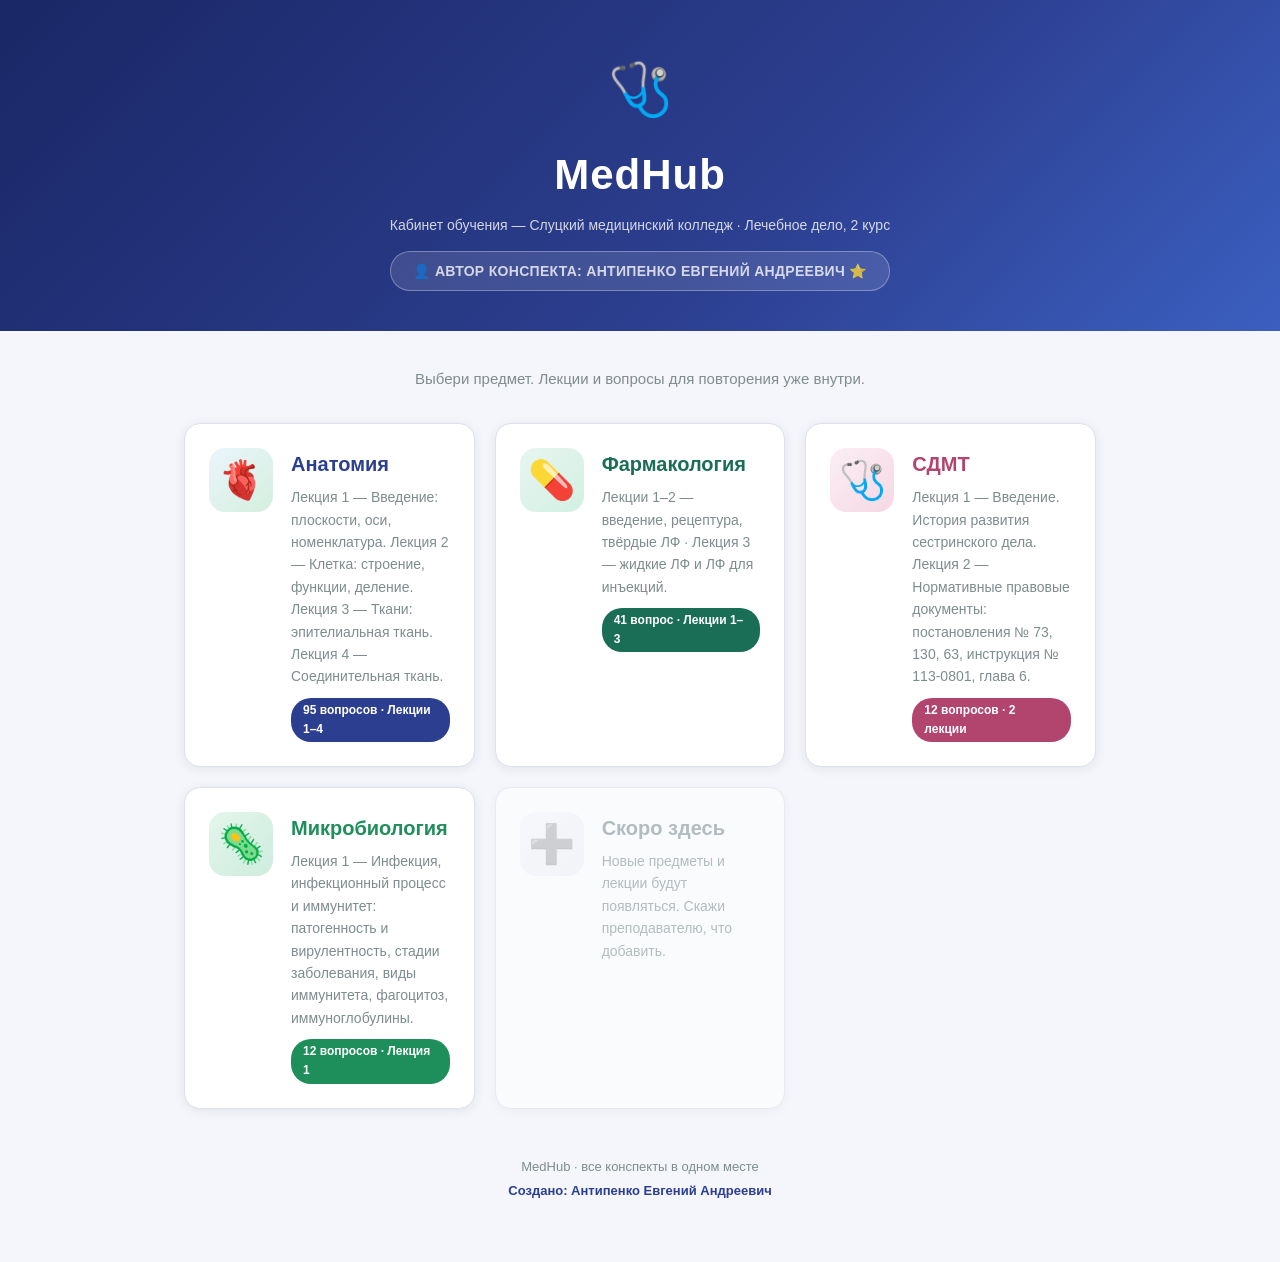
<file: index.html>
<!DOCTYPE html>
<html lang="ru">
<head>
    <meta charset="UTF-8">
    <meta name="viewport" content="width=device-width, initial-scale=1.0">
    <title>MedHub — Кабинет обучения</title>
    <link rel="stylesheet" href="style.css">
</head>
<body>

<header class="hub-header">
    <div class="hub-logo">🩺</div>
    <h1>MedHub</h1>
    <p>Кабинет обучения — Слуцкий медицинский колледж · Лечебное дело, 2 курс</p>
    <p class="hub-owner">👤 АВТОР КОНСПЕКТА: АНТИПЕНКО ЕВГЕНИЙ АНДРЕЕВИЧ</p>
</header>

<main class="hub-main">
    <p class="hub-subtitle">Выбери предмет. Лекции и вопросы для повторения уже внутри.</p>

    <div class="subject-grid">

        <a class="subject-card anatomy" href="AnatomyApp/topics.html">
            <div class="subject-icon">🫀</div>
            <div class="subject-info">
                <h2>Анатомия</h2>
                <p>Лекция 1 — Введение: плоскости, оси, номенклатура. Лекция 2 — Клетка: строение, функции, деление. Лекция 3 — Ткани: эпителиальная ткань. Лекция 4 — Соединительная ткань.</p>
                <span class="subject-meta">95 вопросов · Лекции 1–4</span>
            </div>
        </a>

        <a class="subject-card pharmacology" href="PharmacologyApp/topics.html">
            <div class="subject-icon">💊</div>
            <div class="subject-info">
                <h2>Фармакология</h2>
                <p>Лекции 1–2 — введение, рецептура, твёрдые ЛФ · Лекция 3 — жидкие ЛФ и ЛФ для инъекций.</p>
                <span class="subject-meta">41 вопрос · Лекции 1–3</span>
            </div>
        </a>

        <a class="subject-card sdm" href="SdmApp/topics.html">
            <div class="subject-icon">🩺</div>
            <div class="subject-info">
                <h2>СДМТ</h2>
                <p>Лекция 1 — Введение. История развития сестринского дела. Лекция 2 — Нормативные правовые документы: постановления № 73, 130, 63, инструкция № 113-0801, глава 6.</p>
                <span class="subject-meta">12 вопросов · 2 лекции</span>
            </div>
        </a>

        <a class="subject-card microbiology" href="MicrobiologyApp/topics.html">
            <div class="subject-icon">🦠</div>
            <div class="subject-info">
                <h2>Микробиология</h2>
                <p>Лекция 1 — Инфекция, инфекционный процесс и иммунитет: патогенность и вирулентность, стадии заболевания, виды иммунитета, фагоцитоз, иммуноглобулины.</p>
                <span class="subject-meta">12 вопросов · Лекция 1</span>
            </div>
        </a>

        <div class="subject-card placeholder">
            <div class="subject-icon">➕</div>
            <div class="subject-info">
                <h2>Скоро здесь</h2>
                <p>Новые предметы и лекции будут появляться. Скажи преподавателю, что добавить.</p>
            </div>
        </div>

    </div>

    <footer class="hub-footer">
        <p>MedHub · все конспекты в одном месте</p>
        <p class="hub-author">Создано: Антипенко Евгений Андреевич</p>
    </footer>
</main>

</body>
</html>
</file>
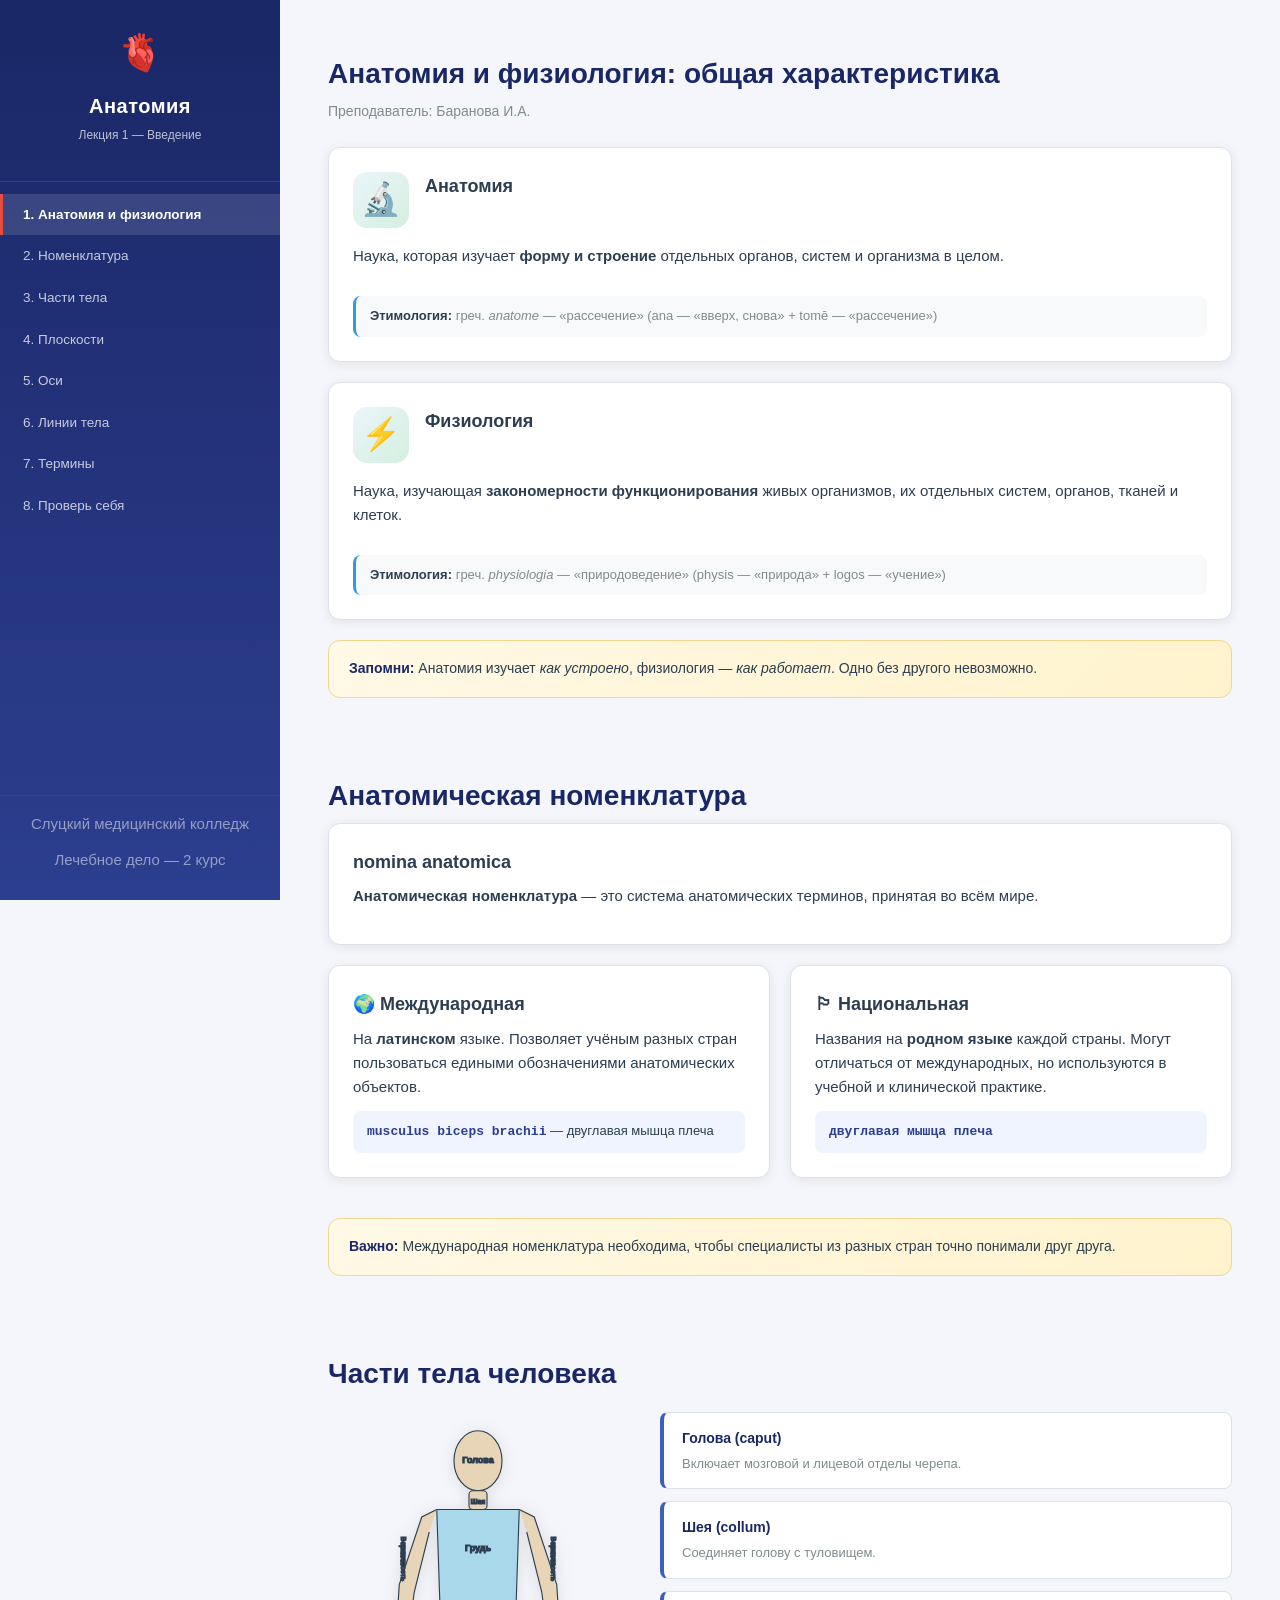
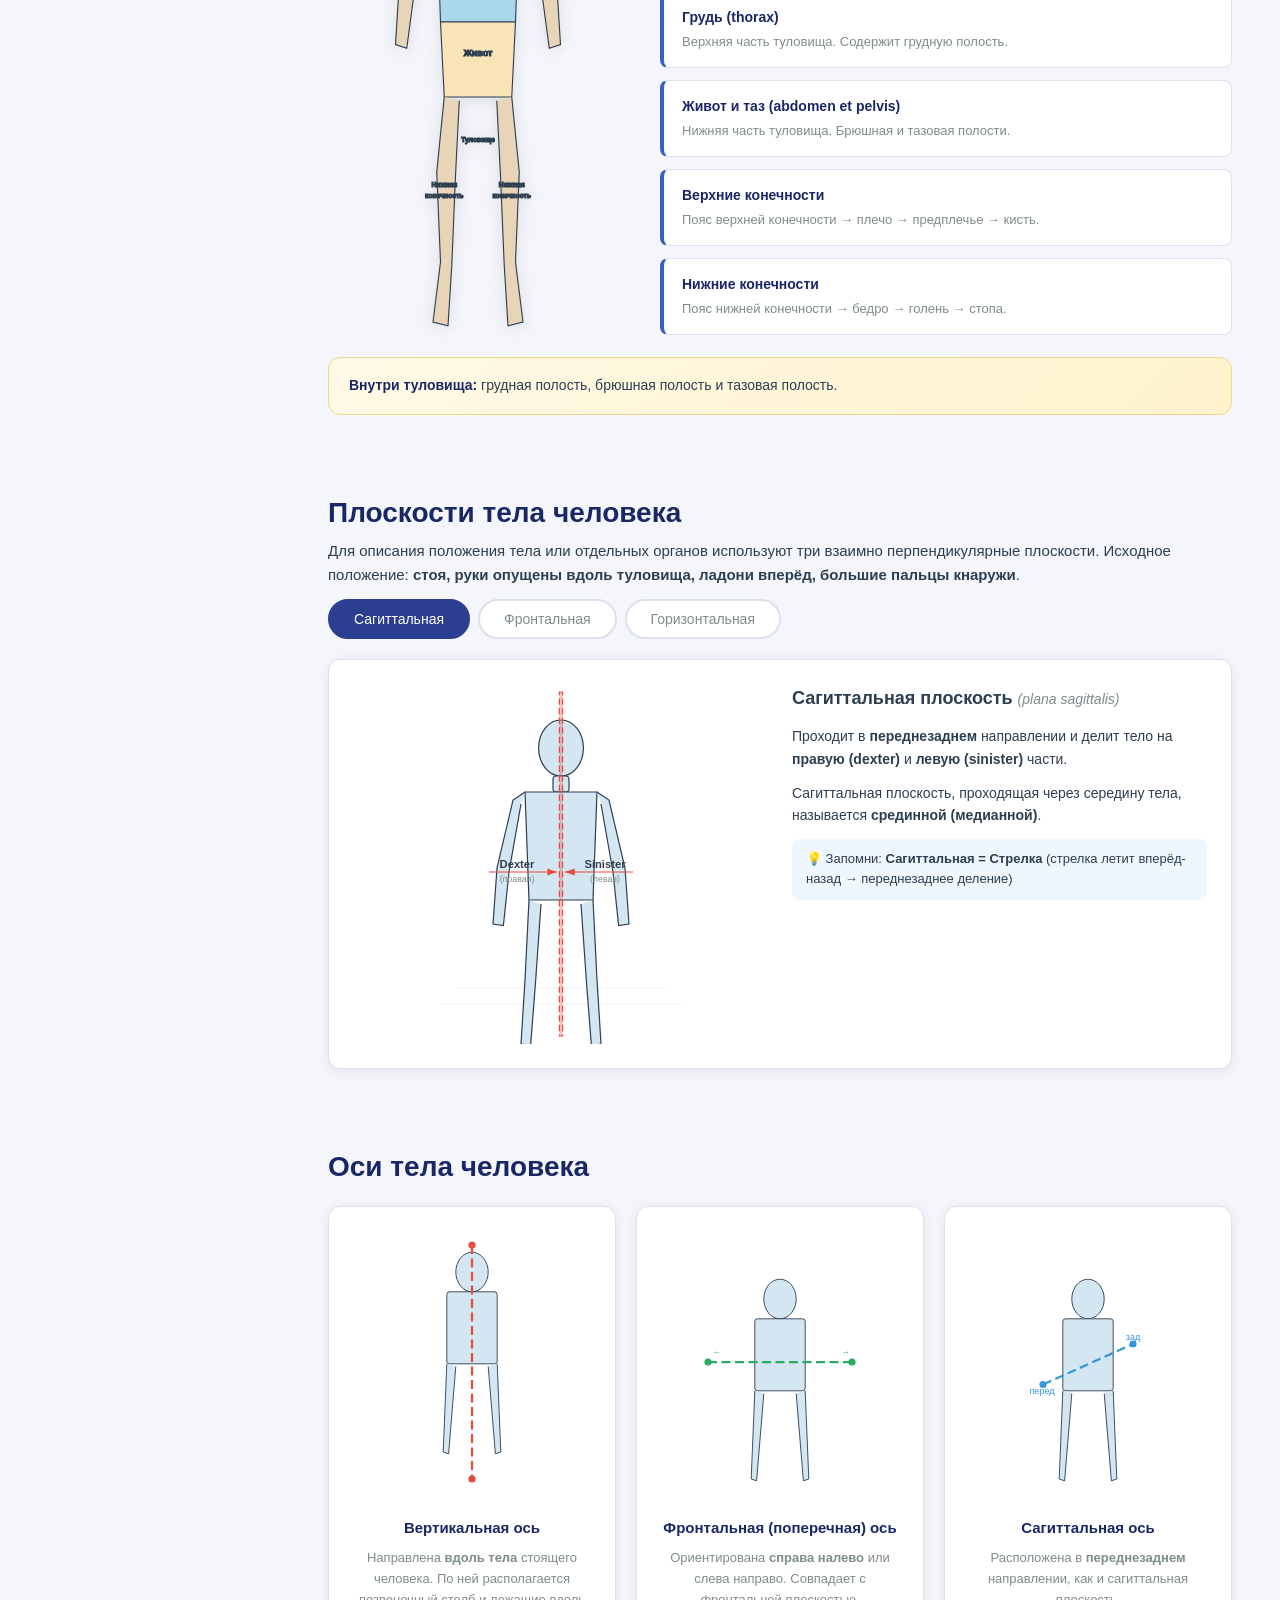
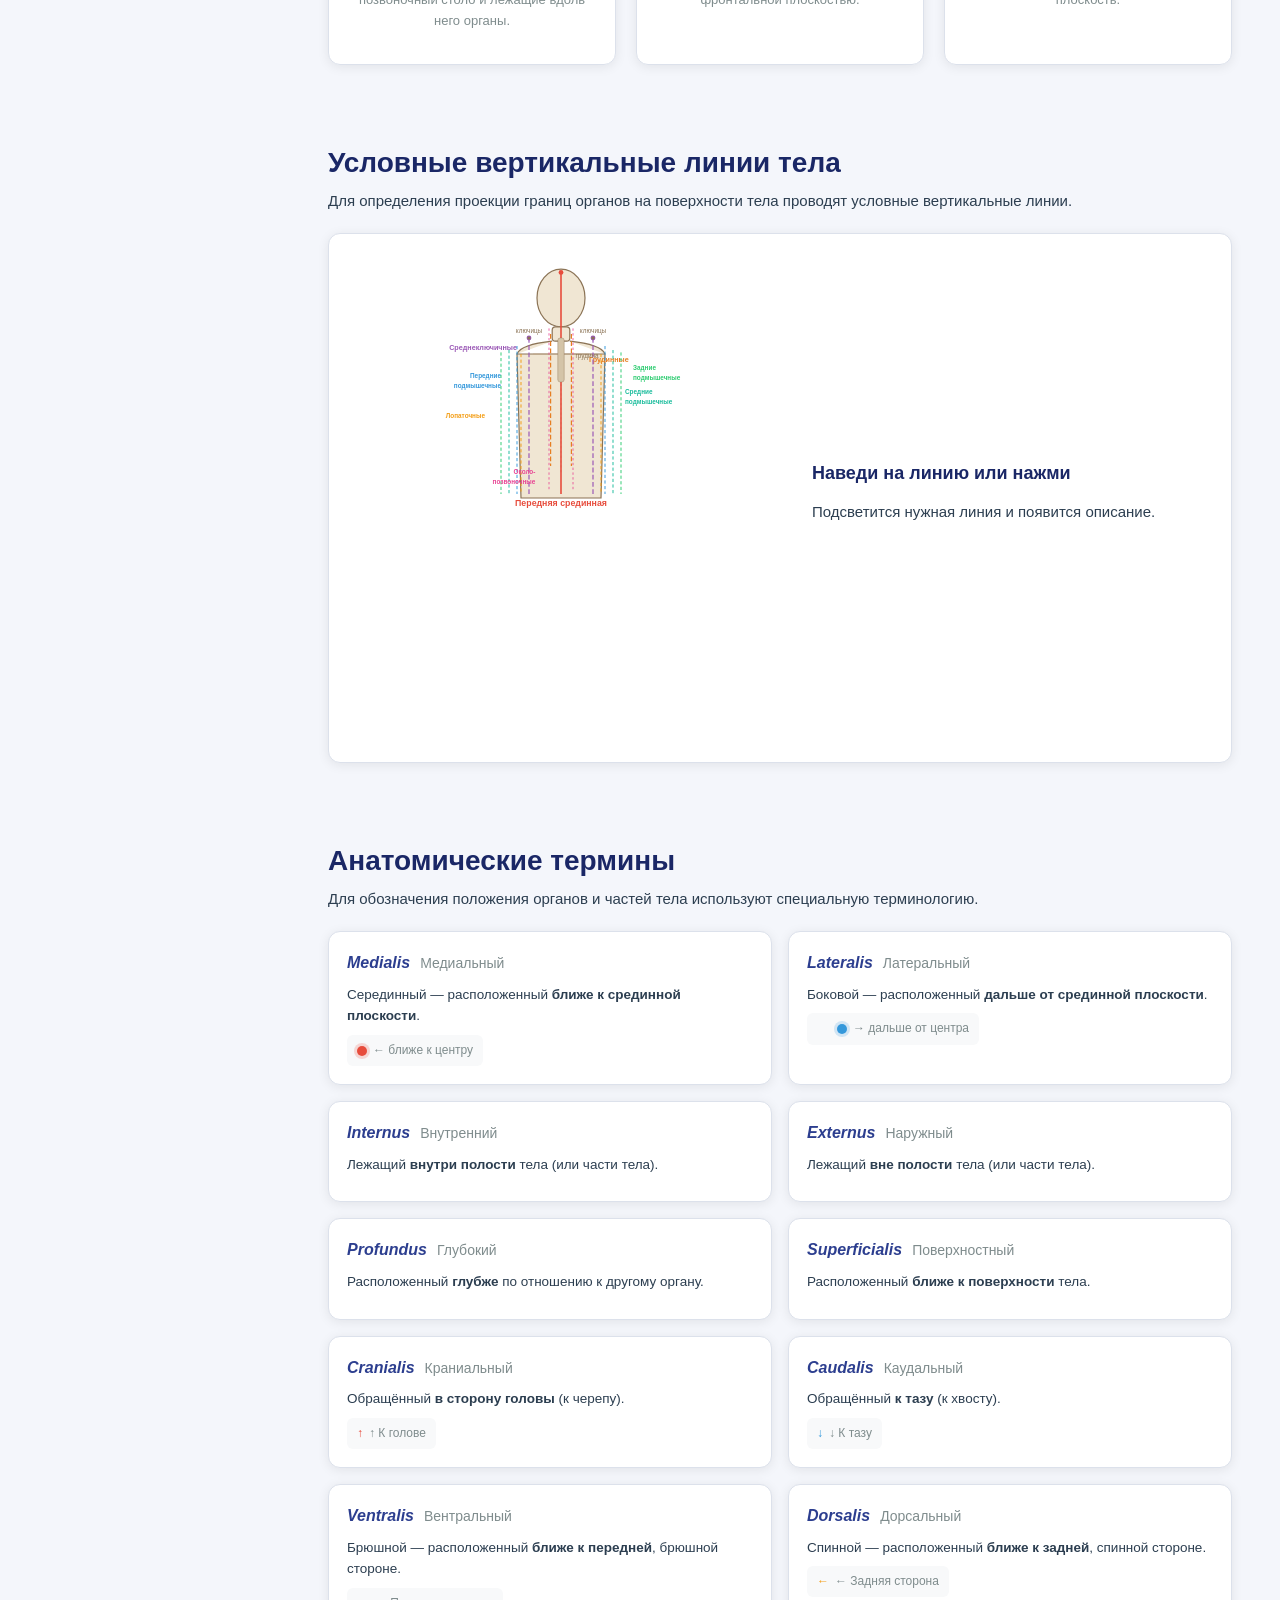
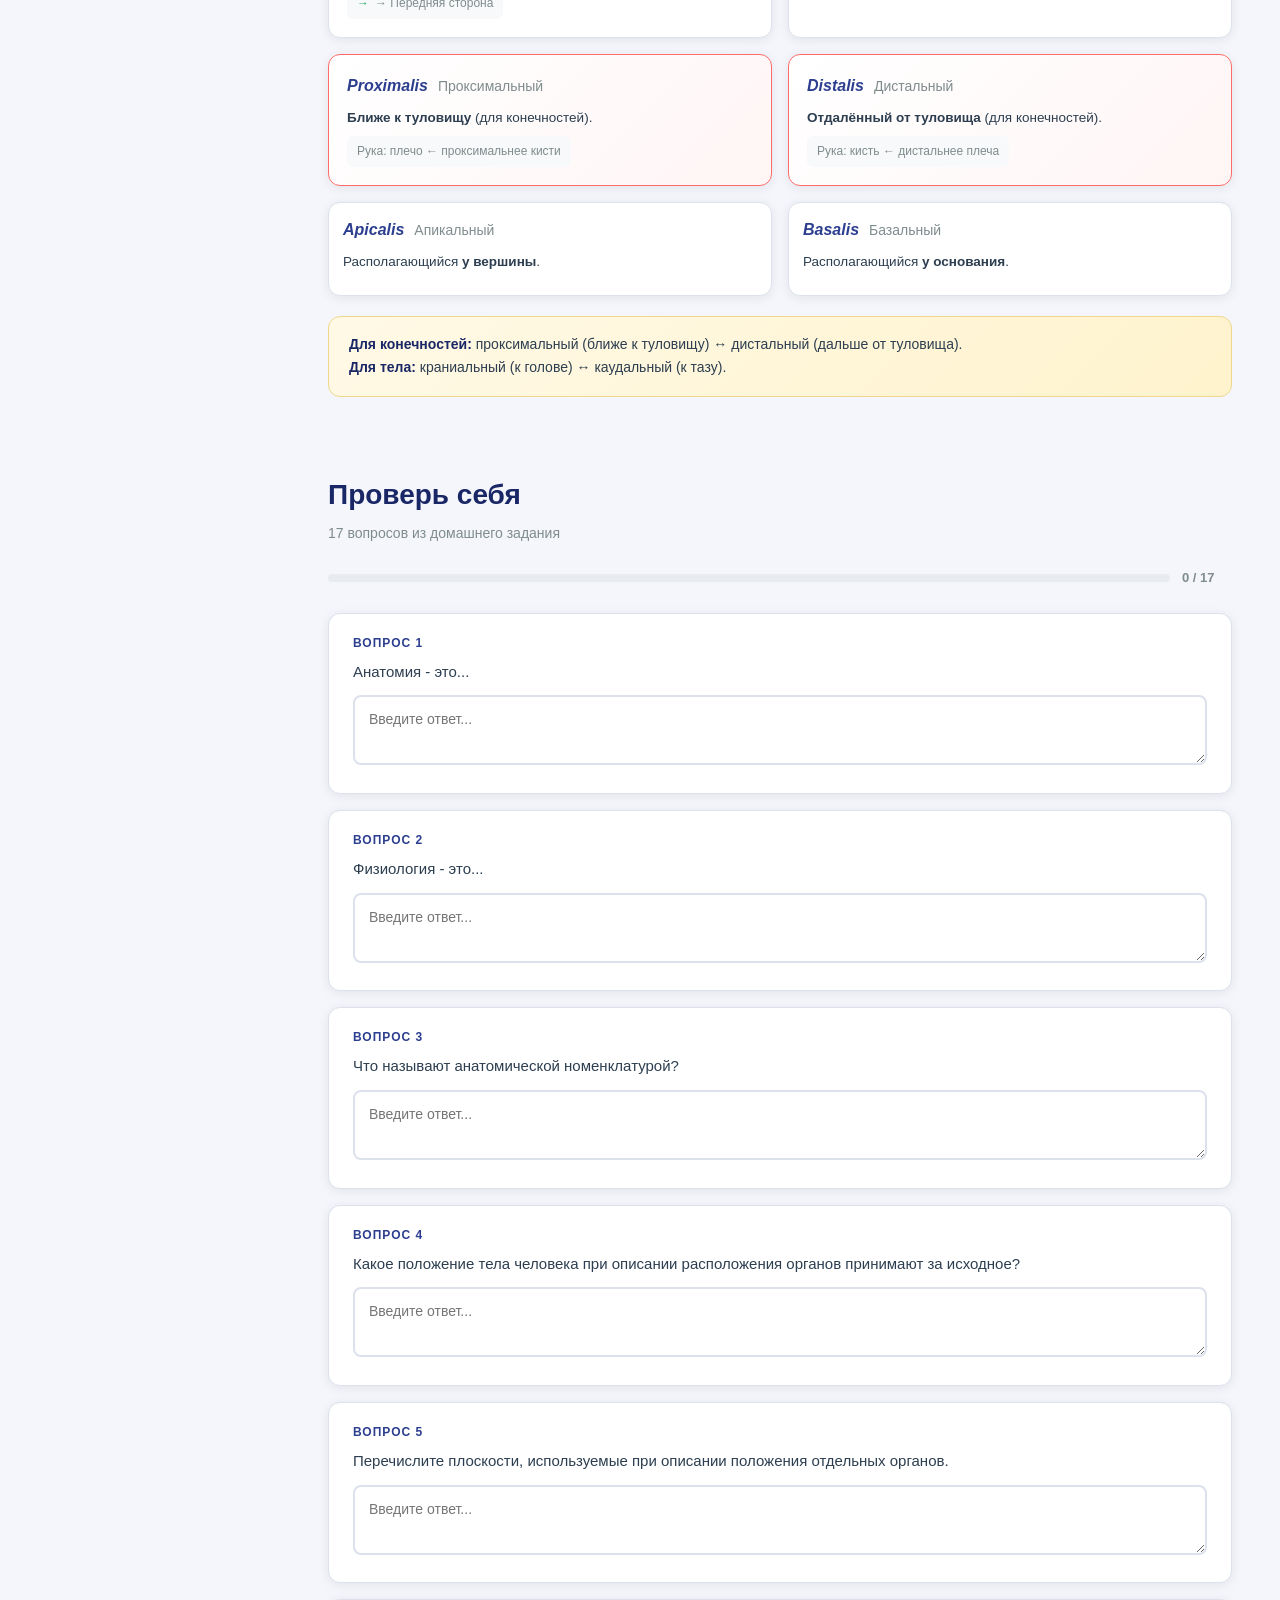
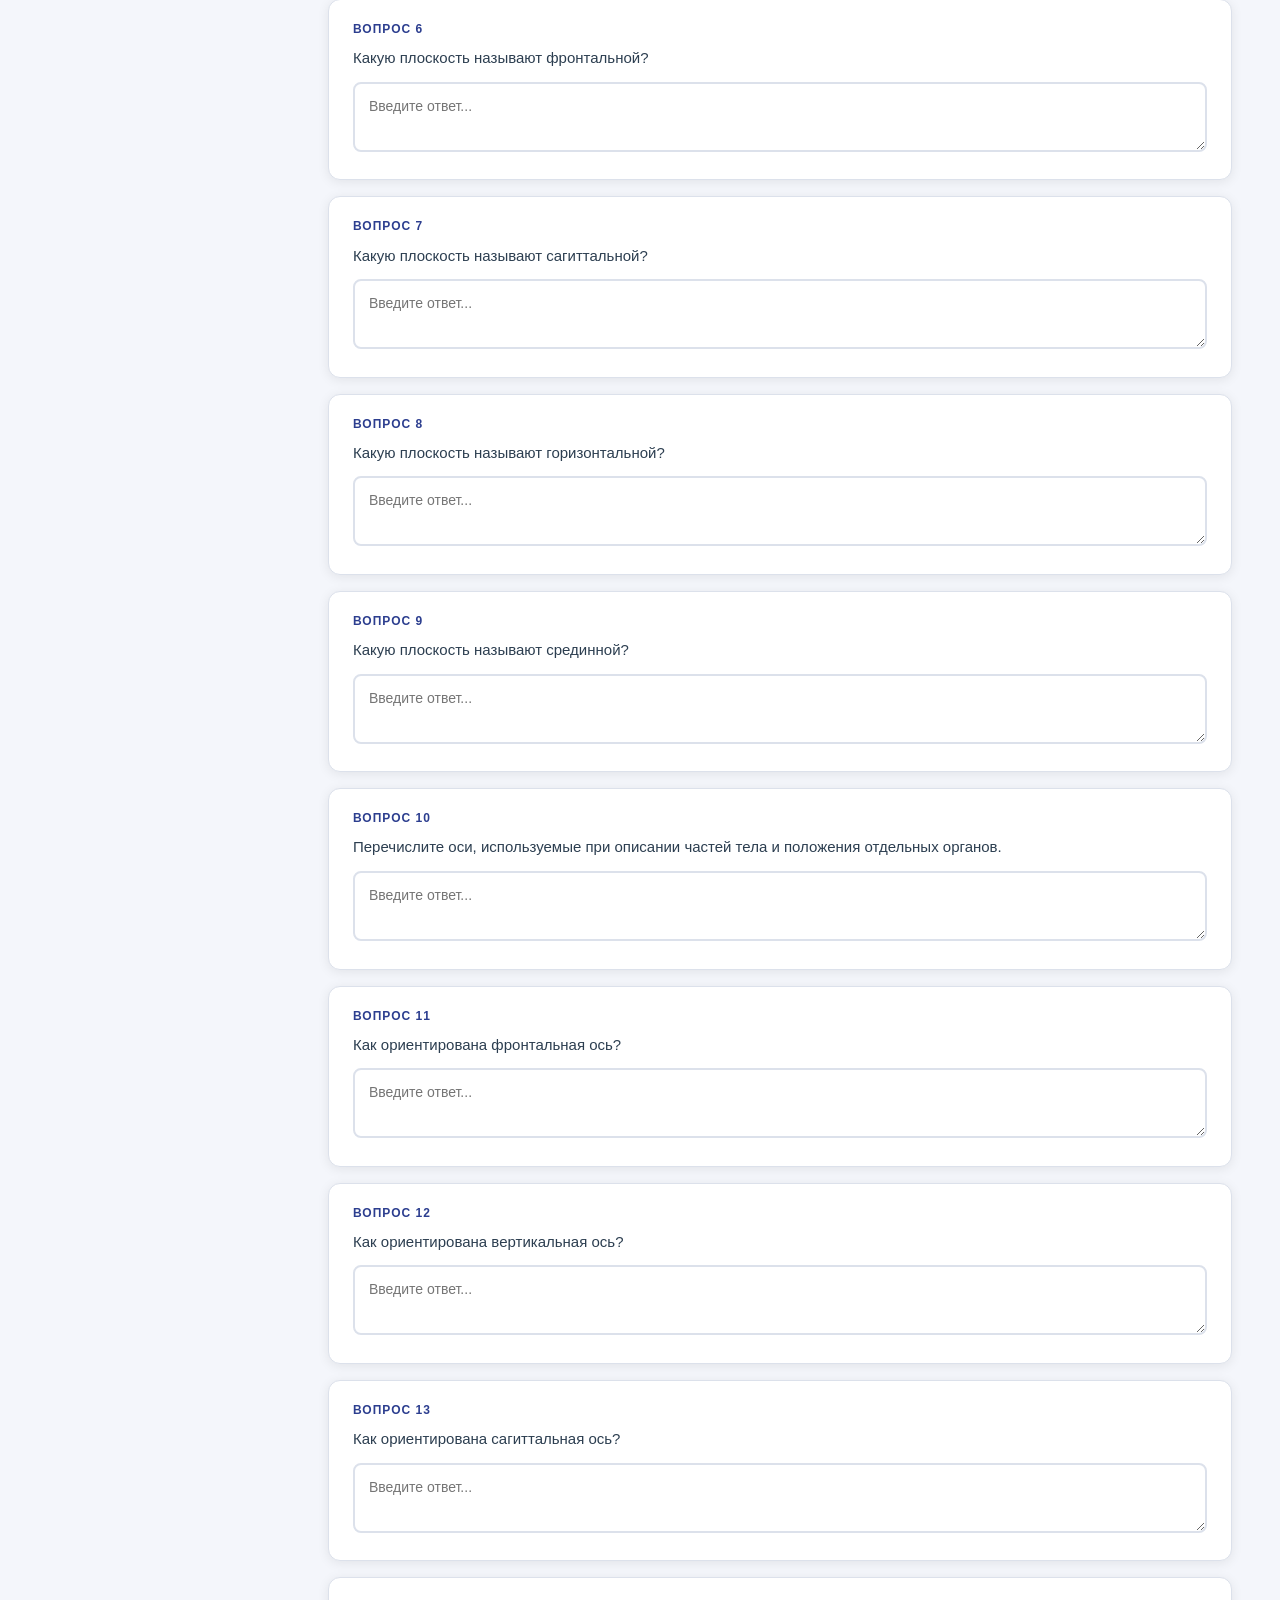
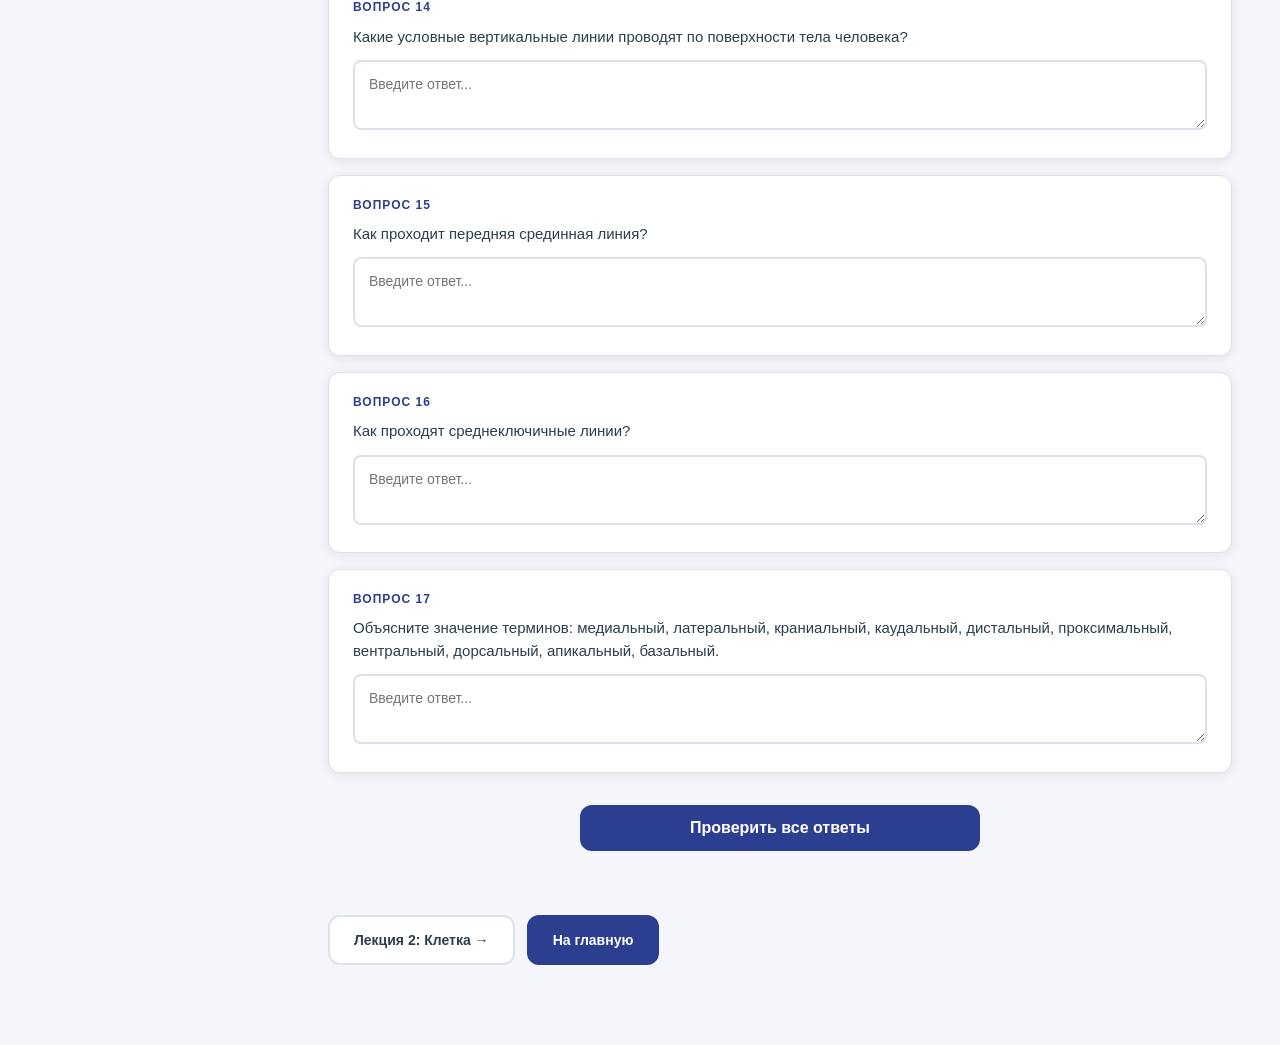
<file: AnatomyApp/index.html>
<!DOCTYPE html>
<html lang="ru">
<head>
    <meta charset="UTF-8">
    <meta name="viewport" content="width=device-width, initial-scale=1.0">
    <title>Анатомия — Лекция 1: Введение</title>
    <link rel="stylesheet" href="style.css">
</head>
<body>

<nav id="sidebar">
    <div class="sidebar-header">
        <div class="logo-icon">🫀</div>
        <h2>Анатомия</h2>
        <p class="subtitle">Лекция 1 — Введение</p>
    </div>
    <ul>
        <li><a href="#intro" class="active" onclick="scrollToSection('intro', this)">1. Анатомия и физиология</a></li>
        <li><a href="#nomenclature" onclick="scrollToSection('nomenclature', this)">2. Номенклатура</a></li>
        <li><a href="#body-parts" onclick="scrollToSection('body-parts', this)">3. Части тела</a></li>
        <li><a href="#planes" onclick="scrollToSection('planes', this)">4. Плоскости</a></li>
        <li><a href="#axes" onclick="scrollToSection('axes', this)">5. Оси</a></li>
        <li><a href="#lines" onclick="scrollToSection('lines', this)">6. Линии тела</a></li>
        <li><a href="#terms" onclick="scrollToSection('terms', this)">7. Термины</a></li>
        <li><a href="#quiz" onclick="scrollToSection('quiz', this)">8. Проверь себя</a></li>
    </ul>
    <div class="sidebar-footer">
        <p>Слуцкий медицинский колледж</p>
        <p>Лечебное дело — 2 курс</p>
    </div>
</nav>

<main id="content">

    <!-- ===== SECTION 1: INTRO ===== -->
    <section id="intro" class="section">
        <h1>Анатомия и физиология: общая характеристика</h1>
        <p class="section-subtitle">Преподаватель: Баранова И.А.</p>

        <div class="card definition-card">
            <div class="card-icon">🔬</div>
            <h3>Анатомия</h3>
            <p>Наука, которая изучает <strong>форму и строение</strong> отдельных органов, систем и организма в целом.</p>
            <div class="etymology">
                <span class="etym-label">Этимология:</span> греч. <em>anatome</em> — «рассечение» (ana — «вверх, снова» + tomē — «рассечение»)
            </div>
        </div>

        <div class="card definition-card">
            <div class="card-icon">⚡</div>
            <h3>Физиология</h3>
            <p>Наука, изучающая <strong>закономерности функционирования</strong> живых организмов, их отдельных систем, органов, тканей и клеток.</p>
            <div class="etymology">
                <span class="etym-label">Этимология:</span> греч. <em>physiologia</em> — «природоведение» (physis — «природа» + logos — «учение»)
            </div>
        </div>

        <div class="key-point">
            <strong>Запомни:</strong> Анатомия изучает <em>как устроено</em>, физиология — <em>как работает</em>. Одно без другого невозможно.
        </div>
    </section>

    <!-- ===== SECTION 2: NOMENCLATURE ===== -->
    <section id="nomenclature" class="section">
        <h1>Анатомическая номенклатура</h1>

        <div class="card">
            <h3>nomina anatomica</h3>
            <p><strong>Анатомическая номенклатура</strong> — это система анатомических терминов, принятая во всём мире.</p>
        </div>

        <div class="two-col">
            <div class="card">
                <h3>🌍 Международная</h3>
                <p>На <strong>латинском</strong> языке. Позволяет учёным разных стран пользоваться едиными обозначениями анатомических объектов.</p>
                <div class="example">
                    <code>musculus biceps brachii</code> — двуглавая мышца плеча
                </div>
            </div>
            <div class="card">
                <h3>🏳 Национальная</h3>
                <p>Названия на <strong>родном языке</strong> каждой страны. Могут отличаться от международных, но используются в учебной и клинической практике.</p>
                <div class="example">
                    <code>двуглавая мышца плеча</code>
                </div>
            </div>
        </div>

        <div class="key-point">
            <strong>Важно:</strong> Международная номенклатура необходима, чтобы специалисты из разных стран точно понимали друг друга.
        </div>
    </section>

    <!-- ===== SECTION 3: BODY PARTS ===== -->
    <section id="body-parts" class="section">
        <h1>Части тела человека</h1>

        <div class="body-diagram-container">
            <svg viewBox="0 0 400 700" class="body-svg" id="bodyPartsSvg">
                <!-- Simplified human body outline -->
                <g transform="translate(200, 30)" fill="none" stroke="#2c3e50" stroke-width="1.5">
                    <!-- Head -->
                    <ellipse cx="0" cy="35" rx="32" ry="40" fill="#e8d5b7" class="body-part" data-part="head"/>
                    <text x="0" y="38" text-anchor="middle" class="svg-label" data-part="head">Голова</text>

                    <!-- Neck -->
                    <rect x="-12" y="75" width="24" height="25" rx="5" fill="#e8d5b7" class="body-part" data-part="neck"/>
                    <text x="0" y="92" text-anchor="middle" class="svg-label small" data-part="neck">Шея</text>

                    <!-- Trunk - chest -->
                    <path d="M-55,100 L55,100 L50,250 L-50,250 Z" fill="#a8d8ea" class="body-part" data-part="chest"/>
                    <text x="0" y="155" text-anchor="middle" class="svg-label" data-part="chest">Грудь</text>

                    <!-- Trunk - abdomen -->
                    <path d="M-50,250 L50,250 L45,350 L-45,350 Z" fill="#f9e4b7" class="body-part" data-part="abdomen"/>
                    <text x="0" y="295" text-anchor="middle" class="svg-label" data-part="abdomen">Живот</text>

                    <!-- Trunk - back label -->
                    <text x="0" y="410" text-anchor="middle" class="svg-label small" fill="#7f8c8d">Туловище</text>

                    <!-- Left arm -->
                    <path d="M-55,100 L-75,110 L-105,200 L-110,280 L-95,285 L-85,210 L-65,130" fill="#e8d5b7" class="body-part" data-part="arm"/>
                    <text x="-100" y="155" text-anchor="middle" class="svg-label small rotate-text" data-part="arm">Верхняя</text>
                    <text x="-100" y="170" text-anchor="middle" class="svg-label small rotate-text" data-part="arm">конечность</text>

                    <!-- Right arm -->
                    <path d="M55,100 L75,110 L105,200 L110,280 L95,285 L85,210 L65,130" fill="#e8d5b7" class="body-part" data-part="arm"/>
                    <text x="100" y="155" text-anchor="middle" class="svg-label small rotate-text" data-part="arm">Верхняя</text>
                    <text x="100" y="170" text-anchor="middle" class="svg-label small rotate-text" data-part="arm">конечность</text>

                    <!-- Left leg -->
                    <path d="M-45,350 L-55,450 L-50,570 L-60,650 L-40,655 L-35,575 L-30,455 L-25,355" fill="#e8d5b7" class="body-part" data-part="leg"/>
                    <text x="-45" y="470" text-anchor="middle" class="svg-label small" data-part="leg">Нижняя</text>
                    <text x="-45" y="485" text-anchor="middle" class="svg-label small" data-part="leg">конечность</text>

                    <!-- Right leg -->
                    <path d="M45,350 L55,450 L50,570 L60,650 L40,655 L35,575 L30,455 L25,355" fill="#e8d5b7" class="body-part" data-part="leg"/>
                    <text x="45" y="470" text-anchor="middle" class="svg-label small" data-part="leg">Нижняя</text>
                    <text x="45" y="485" text-anchor="middle" class="svg-label small" data-part="leg">конечность</text>
                </g>
            </svg>

            <div class="body-parts-info">
                <div class="info-item" data-highlight="head">
                    <h4>Голова (caput)</h4>
                    <p>Включает мозговой и лицевой отделы черепа.</p>
                </div>
                <div class="info-item" data-highlight="neck">
                    <h4>Шея (collum)</h4>
                    <p>Соединяет голову с туловищем.</p>
                </div>
                <div class="info-item" data-highlight="chest">
                    <h4>Грудь (thorax)</h4>
                    <p>Верхняя часть туловища. Содержит грудную полость.</p>
                </div>
                <div class="info-item" data-highlight="abdomen">
                    <h4>Живот и таз (abdomen et pelvis)</h4>
                    <p>Нижняя часть туловища. Брюшная и тазовая полости.</p>
                </div>
                <div class="info-item" data-highlight="arm">
                    <h4>Верхние конечности</h4>
                    <p>Пояс верхней конечности → плечо → предплечье → кисть.</p>
                </div>
                <div class="info-item" data-highlight="leg">
                    <h4>Нижние конечности</h4>
                    <p>Пояс нижней конечности → бедро → голень → стопа.</p>
                </div>
            </div>
        </div>

        <div class="key-point">
            <strong>Внутри туловища:</strong> грудная полость, брюшная полость и тазовая полость.
        </div>
    </section>

    <!-- ===== SECTION 4: PLANES ===== -->
    <section id="planes" class="section">
        <h1>Плоскости тела человека</h1>

        <p>Для описания положения тела или отдельных органов используют три взаимно перпендикулярные плоскости. Исходное положение: <strong>стоя, руки опущены вдоль туловища, ладони вперёд, большие пальцы кнаружи</strong>.</p>

        <div class="planes-interactive">
            <div class="plane-tabs">
                <button class="plane-tab active" onclick="showPlane('sagittal')">Сагиттальная</button>
                <button class="plane-tab" onclick="showPlane('frontal')">Фронтальная</button>
                <button class="plane-tab" onclick="showPlane('horizontal')">Горизонтальная</button>
            </div>

            <div class="plane-display">
                <svg viewBox="0 0 500 450" class="planes-svg" id="planesSvg">
                    <!-- 3D-ish body representation -->
                    <!-- Grid floor -->
                    <g opacity="0.15">
                        <line x1="100" y1="400" x2="400" y2="400" stroke="#666"/>
                        <line x1="120" y1="380" x2="380" y2="380" stroke="#666"/>
                    </g>

                    <!-- Human body silhouette (front view) -->
                    <g transform="translate(250, 50)" id="bodySilhouette">
                        <!-- Head -->
                        <ellipse cx="0" cy="30" rx="28" ry="35" fill="#d4e6f1" stroke="#2c3e50" stroke-width="1.5"/>
                        <!-- Neck -->
                        <rect x="-10" y="65" width="20" height="20" rx="4" fill="#d4e6f1" stroke="#2c3e50" stroke-width="1.5"/>
                        <!-- Torso -->
                        <path d="M-45,85 L45,85 L40,220 L-40,220 Z" fill="#d4e6f1" stroke="#2c3e50" stroke-width="1.5"/>
                        <!-- Arms -->
                        <path d="M-45,85 L-60,95 L-80,180 L-85,250 L-72,252 L-65,185 L-50,100" fill="#d4e6f1" stroke="#2c3e50" stroke-width="1.5"/>
                        <path d="M45,85 L60,95 L80,180 L85,250 L72,252 L65,185 L50,100" fill="#d4e6f1" stroke="#2c3e50" stroke-width="1.5"/>
                        <!-- Legs -->
                        <path d="M-40,220 L-45,320 L-50,400 L-38,402 L-32,325 L-25,225" fill="#d4e6f1" stroke="#2c3e50" stroke-width="1.5"/>
                        <path d="M40,220 L45,320 L50,400 L38,402 L32,325 L25,225" fill="#d4e6f1" stroke="#2c3e50" stroke-width="1.5"/>
                    </g>

                    <!-- SAGITTAL PLANE -->
                    <g id="sagittalPlane" class="plane-layer active-plane">
                        <!-- Plane surface -->
                        <rect x="248" y="10" width="4" height="430" fill="rgba(231, 76, 60, 0.35)" stroke="#e74c3c" stroke-width="1.5" stroke-dasharray="8,4"/>
                        <!-- Labels -->
                        <text x="195" y="230" text-anchor="middle" class="plane-label">Dexter</text>
                        <text x="195" y="248" text-anchor="middle" class="plane-sublabel">(правая)</text>
                        <text x="305" y="230" text-anchor="middle" class="plane-label">Sinister</text>
                        <text x="305" y="248" text-anchor="middle" class="plane-sublabel">(левая)</text>
                        <!-- Arrow -->
                        <line x1="160" y1="235" x2="245" y2="235" stroke="#e74c3c" stroke-width="1.5" marker-end="url(#arrowRed)"/>
                        <line x1="340" y1="235" x2="255" y2="235" stroke="#e74c3c" stroke-width="1.5" marker-end="url(#arrowRed)"/>
                    </g>

                    <!-- FRONTAL PLANE -->
                    <g id="frontalPlane" class="plane-layer">
                        <!-- Plane surface - horizontal band across body -->
                        <rect x="180" y="140" width="140" height="5" fill="rgba(46, 204, 113, 0.35)" stroke="#27ae60" stroke-width="1.5" stroke-dasharray="8,4" transform="rotate(-5, 250, 142)"/>
                        <!-- Extended plane lines to sides -->
                        <line x1="140" y1="148" x2="360" y2="135" stroke="#27ae60" stroke-width="1" stroke-dasharray="5,3" opacity="0.5"/>
                        <line x1="140" y1="152" x2="360" y2="139" stroke="#27ae60" stroke-width="1" stroke-dasharray="5,3" opacity="0.5"/>
                        <!-- Labels -->
                        <text x="250" y="120" text-anchor="middle" class="plane-label">Anterior</text>
                        <text x="250" y="108" text-anchor="middle" class="plane-sublabel">(передняя)</text>
                        <text x="250" y="195" text-anchor="middle" class="plane-label">Posterior</text>
                        <text x="250" y="210" text-anchor="middle" class="plane-sublabel">(задняя)</text>
                        <!-- Arrows -->
                        <line x1="250" y1="85" x2="250" y2="135" stroke="#27ae60" stroke-width="1.5" marker-end="url(#arrowGreen)"/>
                        <line x1="250" y1="230" x2="250" y2="160" stroke="#27ae60" stroke-width="1.5" marker-end="url(#arrowGreen)"/>
                    </g>

                    <!-- HORIZONTAL PLANE -->
                    <g id="horizontalPlane" class="plane-layer">
                        <!-- Ellipse representing horizontal plane -->
                        <ellipse cx="250" cy="220" rx="70" ry="15" fill="rgba(52, 152, 219, 0.3)" stroke="#3498db" stroke-width="1.5" stroke-dasharray="8,4"/>
                        <!-- Extended lines -->
                        <line x1="160" y1="220" x2="340" y2="220" stroke="#3498db" stroke-width="1" stroke-dasharray="5,3" opacity="0.4"/>
                        <!-- Labels -->
                        <text x="365" y="200" text-anchor="start" class="plane-label">Superior</text>
                        <text x="365" y="215" text-anchor="start" class="plane-sublabel">(верхние)</text>
                        <text x="365" y="240" text-anchor="start" class="plane-label">Inferior</text>
                        <text x="365" y="255" text-anchor="start" class="plane-sublabel">(нижние)</text>
                        <!-- Arrows -->
                        <line x1="355" y1="215" x2="330" y2="218" stroke="#3498db" stroke-width="1.5" marker-end="url(#arrowBlue)"/>
                        <line x1="355" y1="235" x2="330" y2="225" stroke="#3498db" stroke-width="1.5" marker-end="url(#arrowBlue)"/>
                    </g>

                    <!-- Middle (sagittal) indicator -->
                    <g id="medianIndicator" class="plane-layer" opacity="0.3">
                        <text x="250" y="445" text-anchor="middle" font-size="11" fill="#888">Срединная (медианная) плоскость</text>
                    </g>

                    <!-- Arrow markers -->
                    <defs>
                        <marker id="arrowRed" markerWidth="8" markerHeight="6" refX="8" refY="3" orient="auto">
                            <path d="M0,0 L8,3 L0,6" fill="#e74c3c"/>
                        </marker>
                        <marker id="arrowGreen" markerWidth="8" markerHeight="6" refX="8" refY="3" orient="auto">
                            <path d="M0,0 L8,3 L0,6" fill="#27ae60"/>
                        </marker>
                        <marker id="arrowBlue" markerWidth="8" markerHeight="6" refX="8" refY="3" orient="auto">
                            <path d="M0,0 L8,3 L0,6" fill="#3498db"/>
                        </marker>
                    </defs>
                </svg>

                <div class="plane-description" id="planeDesc">
                    <h3>Сагиттальная плоскость <em>(plana sagittalis)</em></h3>
                    <p>Проходит в <strong>переднезаднем</strong> направлении и делит тело на <strong>правую (dexter)</strong> и <strong>левую (sinister)</strong> части.</p>
                    <p>Сагиттальная плоскость, проходящая через середину тела, называется <strong>срединной (медианной)</strong>.</p>
                    <div class="mnemonic">💡 Запомни: <strong>Сагиттальная = Стрелка</strong> (стрелка летит вперёд-назад → переднезаднее деление)</div>
                </div>
            </div>
        </div>
    </section>

    <!-- ===== SECTION 5: AXES ===== -->
    <section id="axes" class="section">
        <h1>Оси тела человека</h1>

        <div class="axes-grid">
            <div class="axis-card" data-axis="vertical">
                <svg viewBox="0 0 200 300" class="axis-svg">
                    <g transform="translate(100, 30)">
                        <ellipse cx="0" cy="20" rx="18" ry="22" fill="#d4e6f1" stroke="#2c3e50"/>
                        <rect x="-28" y="42" width="56" height="80" rx="3" fill="#d4e6f1" stroke="#2c3e50"/>
                        <path d="M-28,122 L-32,220 L-26,222 L-18,125" fill="#d4e6f1" stroke="#2c3e50"/>
                        <path d="M28,122 L32,220 L26,222 L18,125" fill="#d4e6f1" stroke="#2c3e50"/>
                        <!-- Vertical axis line -->
                        <line x1="0" y1="-10" x2="0" y2="250" stroke="#e74c3c" stroke-width="2.5" stroke-dasharray="10,5"/>
                        <circle cx="0" cy="-10" r="4" fill="#e74c3c"/>
                        <circle cx="0" cy="250" r="4" fill="#e74c3c"/>
                    </g>
                </svg>
                <h3>Вертикальная ось</h3>
                <p>Направлена <strong>вдоль тела</strong> стоящего человека. По ней располагается позвоночный столб и лежащие вдоль него органы.</p>
            </div>

            <div class="axis-card" data-axis="frontal">
                <svg viewBox="0 0 200 300" class="axis-svg">
                    <g transform="translate(100, 60)">
                        <ellipse cx="0" cy="20" rx="18" ry="22" fill="#d4e6f1" stroke="#2c3e50"/>
                        <rect x="-28" y="42" width="56" height="80" rx="3" fill="#d4e6f1" stroke="#2c3e50"/>
                        <path d="M-28,122 L-32,220 L-26,222 L-18,125" fill="#d4e6f1" stroke="#2c3e50"/>
                        <path d="M28,122 L32,220 L26,222 L18,125" fill="#d4e6f1" stroke="#2c3e50"/>
                        <!-- Frontal axis line -->
                        <line x1="-80" y1="90" x2="80" y2="90" stroke="#27ae60" stroke-width="2.5" stroke-dasharray="10,5"/>
                        <circle cx="-80" cy="90" r="4" fill="#27ae60"/>
                        <circle cx="80" cy="90" r="4" fill="#27ae60"/>
                        <text x="-75" y="82" font-size="10" fill="#27ae60">←</text>
                        <text x="68" y="82" font-size="10" fill="#27ae60">→</text>
                    </g>
                </svg>
                <h3>Фронтальная (поперечная) ось</h3>
                <p>Ориентирована <strong>справа налево</strong> или слева направо. Совпадает с фронтальной плоскостью.</p>
            </div>

            <div class="axis-card" data-axis="sagittal">
                <svg viewBox="0 0 200 300" class="axis-svg">
                    <g transform="translate(100, 60)">
                        <ellipse cx="0" cy="20" rx="18" ry="22" fill="#d4e6f1" stroke="#2c3e50"/>
                        <rect x="-28" y="42" width="56" height="80" rx="3" fill="#d4e6f1" stroke="#2c3e50"/>
                        <path d="M-28,122 L-32,220 L-26,222 L-18,125" fill="#d4e6f1" stroke="#2c3e50"/>
                        <path d="M28,122 L32,220 L26,222 L18,125" fill="#d4e6f1" stroke="#2c3e50"/>
                        <!-- Sagittal axis (forward-back) - shown as diagonal for 3D effect -->
                        <line x1="-50" y1="115" x2="50" y2="70" stroke="#3498db" stroke-width="2.5" stroke-dasharray="10,5"/>
                        <circle cx="-50" cy="115" r="4" fill="#3498db"/>
                        <circle cx="50" cy="70" r="4" fill="#3498db"/>
                        <text x="-65" y="125" font-size="10" fill="#3498db">перед</text>
                        <text x="42" y="65" font-size="10" fill="#3498db">зад</text>
                    </g>
                </svg>
                <h3>Сагиттальная ось</h3>
                <p>Расположена в <strong>переднезаднем</strong> направлении, как и сагиттальная плоскость.</p>
            </div>
        </div>
    </section>

    <!-- ===== SECTION 6: LINES ===== -->
    <section id="lines" class="section">
        <h1>Условные вертикальные линии тела</h1>
        <p>Для определения проекции границ органов на поверхности тела проводят условные вертикальные линии.</p>

        <div class="lines-container">
            <svg viewBox="0 0 500 600" class="lines-svg" id="linesSvg">
                <defs>
                    <marker id="dot" markerWidth="6" markerHeight="6" refX="3" refY="3">
                        <circle cx="3" cy="3" r="3" fill="currentColor"/>
                    </marker>
                </defs>

                <!-- Body outline - front view -->
                <g transform="translate(250, 20)" fill="#f0e6d3" stroke="#8b7355" stroke-width="1.5">
                    <!-- Head -->
                    <ellipse cx="0" cy="30" rx="30" ry="36"/>
                    <!-- Neck -->
                    <rect x="-11" y="66" width="22" height="18" rx="4"/>
                    <!-- Shoulders/Traps -->
                    <path d="M-11,84 Q-50,88 -55,100 L-55,100"/>
                    <path d="M11,84 Q50,88 55,100 L55,100"/>
                    <!-- Torso -->
                    <path d="M-55,100 L55,100 L50,280 L-50,280 Z"/>
                    <!-- Sternum indication -->
                    <line x1="0" y1="95" x2="0" y2="250" stroke="#c0a888" stroke-width="1" stroke-dasharray="3,3"/>
                    <!-- Clavicle indications -->
                    <line x1="-35" y1="100" x2="35" y2="100" stroke="#c0a888" stroke-width="1"/>
                </g>

                <!-- LINE 1: Передняя срединная (红线 - center) -->
                <g class="body-line" data-line="anterior-median" onclick="highlightLine('anterior-median')">
                    <line x1="250" y1="20" x2="250" y2="295" stroke="#e74c3c" stroke-width="2"/>
                    <circle cx="250" cy="18" r="3" fill="#e74c3c"/>
                    <text x="250" y="310" text-anchor="middle" class="line-label" fill="#e74c3c">Передняя срединная</text>
                </g>

                <!-- LINE 2: Грудинные (right and left) -->
                <g class="body-line" data-line="sternal" onclick="highlightLine('sternal')">
                    <line x1="237" y1="95" x2="237" y2="260" stroke="#e67e22" stroke-width="1.5" stroke-dasharray="6,3"/>
                    <line x1="263" y1="95" x2="263" y2="260" stroke="#e67e22" stroke-width="1.5" stroke-dasharray="6,3"/>
                    <text x="285" y="130" text-anchor="start" class="line-label small" fill="#e67e22">Грудинные</text>
                </g>

                <!-- LINE 3: Среднеключичные -->
                <g class="body-line" data-line="midclavicular" onclick="highlightLine('midclavicular')">
                    <line x1="210" y1="100" x2="210" y2="295" stroke="#9b59b6" stroke-width="1.5" stroke-dasharray="6,3"/>
                    <line x1="290" y1="100" x2="290" y2="295" stroke="#9b59b6" stroke-width="1.5" stroke-dasharray="6,3"/>
                    <circle cx="210" cy="100" r="3" fill="#9b59b6"/>
                    <circle cx="290" cy="100" r="3" fill="#9b59b6"/>
                    <text x="195" y="115" text-anchor="end" class="line-label small" fill="#9b59b6">Среднеключичные</text>
                </g>

                <!-- LINE 4: Подмышечные передние -->
                <g class="body-line" data-line="anterior-axillary" onclick="highlightLine('anterior-axillary')">
                    <line x1="195" y1="110" x2="195" y2="295" stroke="#3498db" stroke-width="1.2" stroke-dasharray="4,3"/>
                    <line x1="305" y1="110" x2="305" y2="295" stroke="#3498db" stroke-width="1.2" stroke-dasharray="4,3"/>
                    <text x="175" y="150" text-anchor="end" class="line-label tiny" fill="#3498db">Передние</text>
                    <text x="175" y="162" text-anchor="end" class="line-label tiny" fill="#3498db">подмышечные</text>
                </g>

                <!-- LINE 5: Подмышечные средние -->
                <g class="body-line" data-line="mid-axillary" onclick="highlightLine('mid-axillary')">
                    <line x1="185" y1="115" x2="185" y2="295" stroke="#1abc9c" stroke-width="1.2" stroke-dasharray="4,3"/>
                    <line x1="315" y1="115" x2="315" y2="295" stroke="#1abc9c" stroke-width="1.2" stroke-dasharray="4,3"/>
                    <text x="330" y="170" text-anchor="start" class="line-label tiny" fill="#1abc9c">Средние</text>
                    <text x="330" y="182" text-anchor="start" class="line-label tiny" fill="#1abc9c">подмышечные</text>
                </g>

                <!-- LINE 6: Задние подмышечные -->
                <g class="body-line" data-line="posterior-axillary" onclick="highlightLine('posterior-axillary')">
                    <line x1="175" y1="118" x2="175" y2="295" stroke="#2ecc71" stroke-width="1.2" stroke-dasharray="4,3"/>
                    <line x1="325" y1="118" x2="325" y2="295" stroke="#2ecc71" stroke-width="1.2" stroke-dasharray="4,3"/>
                    <text x="340" y="140" text-anchor="start" class="line-label tiny" fill="#2ecc71">Задние</text>
                    <text x="340" y="152" text-anchor="start" class="line-label tiny" fill="#2ecc71">подмышечные</text>
                </g>

                <!-- LINE 7: Лопаточные -->
                <g class="body-line" data-line="scapular" onclick="highlightLine('scapular')">
                    <line x1="200" y1="120" x2="200" y2="295" stroke="#f39c12" stroke-width="1.2" stroke-dasharray="4,3"/>
                    <line x1="300" y1="120" x2="300" y2="295" stroke="#f39c12" stroke-width="1.2" stroke-dasharray="4,3"/>
                    <text x="155" y="200" text-anchor="end" class="line-label tiny" fill="#f39c12">Лопаточные</text>
                </g>

                <!-- LINE 8: Околопозвоночные -->
                <g class="body-line" data-line="paravertebral" onclick="highlightLine('paravertebral')">
                    <line x1="235" y1="88" x2="235" y2="290" stroke="#e84393" stroke-width="1" stroke-dasharray="3,3"/>
                    <line x1="265" y1="88" x2="265" y2="290" stroke="#e84393" stroke-width="1" stroke-dasharray="3,3"/>
                    <text x="218" y="270" text-anchor="end" class="line-label tiny" fill="#e84393">Около-</text>
                    <text x="218" y="282" text-anchor="end" class="line-label tiny" fill="#e84393">позвоночные</text>
                </g>

                <!-- Clavicle markers -->
                <circle cx="210" cy="100" r="2" fill="#8b7355"/>
                <circle cx="290" cy="100" r="2" fill="#8b7355"/>
                <text x="210" y="94" text-anchor="middle" font-size="8" fill="#8b7355">ключицы</text>
                <text x="290" y="94" text-anchor="middle" font-size="8" fill="#8b7355">ключицы</text>

                <!-- Sternum -->
                <rect x="246" y="100" width="8" height="55" rx="3" fill="#d4c4a8" stroke="#8b7355" stroke-width="0.5"/>
                <text x="268" y="125" font-size="8" fill="#8b7355">грудина</text>
            </svg>

            <div class="lines-info" id="lineInfo">
                <h3>Наведи на линию или нажми</h3>
                <p>Подсветится нужная линия и появится описание.</p>
            </div>
        </div>
    </section>

    <!-- ===== SECTION 7: TERMS ===== -->
    <section id="terms" class="section">
        <h1>Анатомические термины</h1>
        <p>Для обозначения положения органов и частей тела используют специальную терминологию.</p>

        <div class="terms-grid">
            <div class="term-card" data-term="medialis">
                <div class="term-header">
                    <span class="term-latin">Medialis</span>
                    <span class="term-ru">Медиальный</span>
                </div>
                <p>Серединный — расположенный <strong>ближе к срединной плоскости</strong>.</p>
                <div class="term-visual">
                    <div class="term-dot center"></div>
                    <span>← ближе к центру</span>
                </div>
            </div>

            <div class="term-card" data-term="lateralis">
                <div class="term-header">
                    <span class="term-latin">Lateralis</span>
                    <span class="term-ru">Латеральный</span>
                </div>
                <p>Боковой — расположенный <strong>дальше от срединной плоскости</strong>.</p>
                <div class="term-visual">
                    <div class="term-dot outer"></div>
                    <span>→ дальше от центра</span>
                </div>
            </div>

            <div class="term-card" data-term="internus">
                <div class="term-header">
                    <span class="term-latin">Internus</span>
                    <span class="term-ru">Внутренний</span>
                </div>
                <p>Лежащий <strong>внутри полости</strong> тела (или части тела).</p>
            </div>

            <div class="term-card" data-term="externus">
                <div class="term-header">
                    <span class="term-latin">Externus</span>
                    <span class="term-ru">Наружный</span>
                </div>
                <p>Лежащий <strong>вне полости</strong> тела (или части тела).</p>
            </div>

            <div class="term-card" data-term="profundus">
                <div class="term-header">
                    <span class="term-latin">Profundus</span>
                    <span class="term-ru">Глубокий</span>
                </div>
                <p>Расположенный <strong>глубже</strong> по отношению к другому органу.</p>
            </div>

            <div class="term-card" data-term="superficialis">
                <div class="term-header">
                    <span class="term-latin">Superficialis</span>
                    <span class="term-ru">Поверхностный</span>
                </div>
                <p>Расположенный <strong>ближе к поверхности</strong> тела.</p>
            </div>

            <div class="term-card" data-term="cranialis">
                <div class="term-header">
                    <span class="term-latin">Cranialis</span>
                    <span class="term-ru">Краниальный</span>
                </div>
                <p>Обращённый <strong>в сторону головы</strong> (к черепу).</p>
                <div class="term-visual arrow-up">↑ К голове</div>
            </div>

            <div class="term-card" data-term="caudalis">
                <div class="term-header">
                    <span class="term-latin">Caudalis</span>
                    <span class="term-ru">Каудальный</span>
                </div>
                <p>Обращённый <strong>к тазу</strong> (к хвосту).</p>
                <div class="term-visual arrow-down">↓ К тазу</div>
            </div>

            <div class="term-card" data-term="ventralis">
                <div class="term-header">
                    <span class="term-latin">Ventralis</span>
                    <span class="term-ru">Вентральный</span>
                </div>
                <p>Брюшной — расположенный <strong>ближе к передней</strong>, брюшной стороне.</p>
                <div class="term-visual arrow-front">→ Передняя сторона</div>
            </div>

            <div class="term-card" data-term="dorsalis">
                <div class="term-header">
                    <span class="term-latin">Dorsalis</span>
                    <span class="term-ru">Дорсальный</span>
                </div>
                <p>Спинной — расположенный <strong>ближе к задней</strong>, спинной стороне.</p>
                <div class="term-visual arrow-back">← Задняя сторона</div>
            </div>

            <div class="term-card highlight-card" data-term="proximalis">
                <div class="term-header">
                    <span class="term-latin">Proximalis</span>
                    <span class="term-ru">Проксимальный</span>
                </div>
                <p><strong>Ближе к туловищу</strong> (для конечностей).</p>
                <div class="term-visual">Рука: плечо ← проксимальнее кисти</div>
            </div>

            <div class="term-card highlight-card" data-term="distalis">
                <div class="term-header">
                    <span class="term-latin">Distalis</span>
                    <span class="term-ru">Дистальный</span>
                </div>
                <p><strong>Отдалённый от туловища</strong> (для конечностей).</p>
                <div class="term-visual">Рука: кисть ← дистальнее плеча</div>
            </div>

            <div class="term-card small-card" data-term="apicalis">
                <div class="term-header">
                    <span class="term-latin">Apicalis</span>
                    <span class="term-ru">Апикальный</span>
                </div>
                <p>Располагающийся <strong>у вершины</strong>.</p>
            </div>

            <div class="term-card small-card" data-term="basalis">
                <div class="term-header">
                    <span class="term-latin">Basalis</span>
                    <span class="term-ru">Базальный</span>
                </div>
                <p>Располагающийся <strong>у основания</strong>.</p>
            </div>
        </div>

        <div class="key-point">
            <strong>Для конечностей:</strong> проксимальный (ближе к туловищу) ↔ дистальный (дальше от туловища).<br>
            <strong>Для тела:</strong> краниальный (к голове) ↔ каудальный (к тазу).
        </div>
    </section>

    <!-- ===== SECTION 8: QUIZ ===== -->
    <section id="quiz" class="section">
        <h1>Проверь себя</h1>
        <p class="section-subtitle">17 вопросов из домашнего задания</p>

        <div class="quiz-progress">
            <div class="progress-bar">
                <div class="progress-fill" id="progressFill"></div>
            </div>
            <span id="progressText">0 / 17</span>
        </div>

        <div id="quizContainer"></div>

        <div class="quiz-result" id="quizResult" style="display:none;">
            <h2 id="resultTitle"></h2>
            <p id="resultText"></p>
            <button class="btn-retry" onclick="resetQuiz()">Пройти ещё раз</button>
        </div>

        <button class="btn-check" id="btnCheck" onclick="checkAllAnswers()">Проверить все ответы</button>
    </section>

    <div class="nav-buttons">
        <a href="cell.html" class="btn-nav">Лекция 2: Клетка →</a>
        <a href="../index.html" class="btn-nav btn-home">На главную</a>
    </div>

</main>

<script src="script.js"></script>
</body>
</html>
</file>
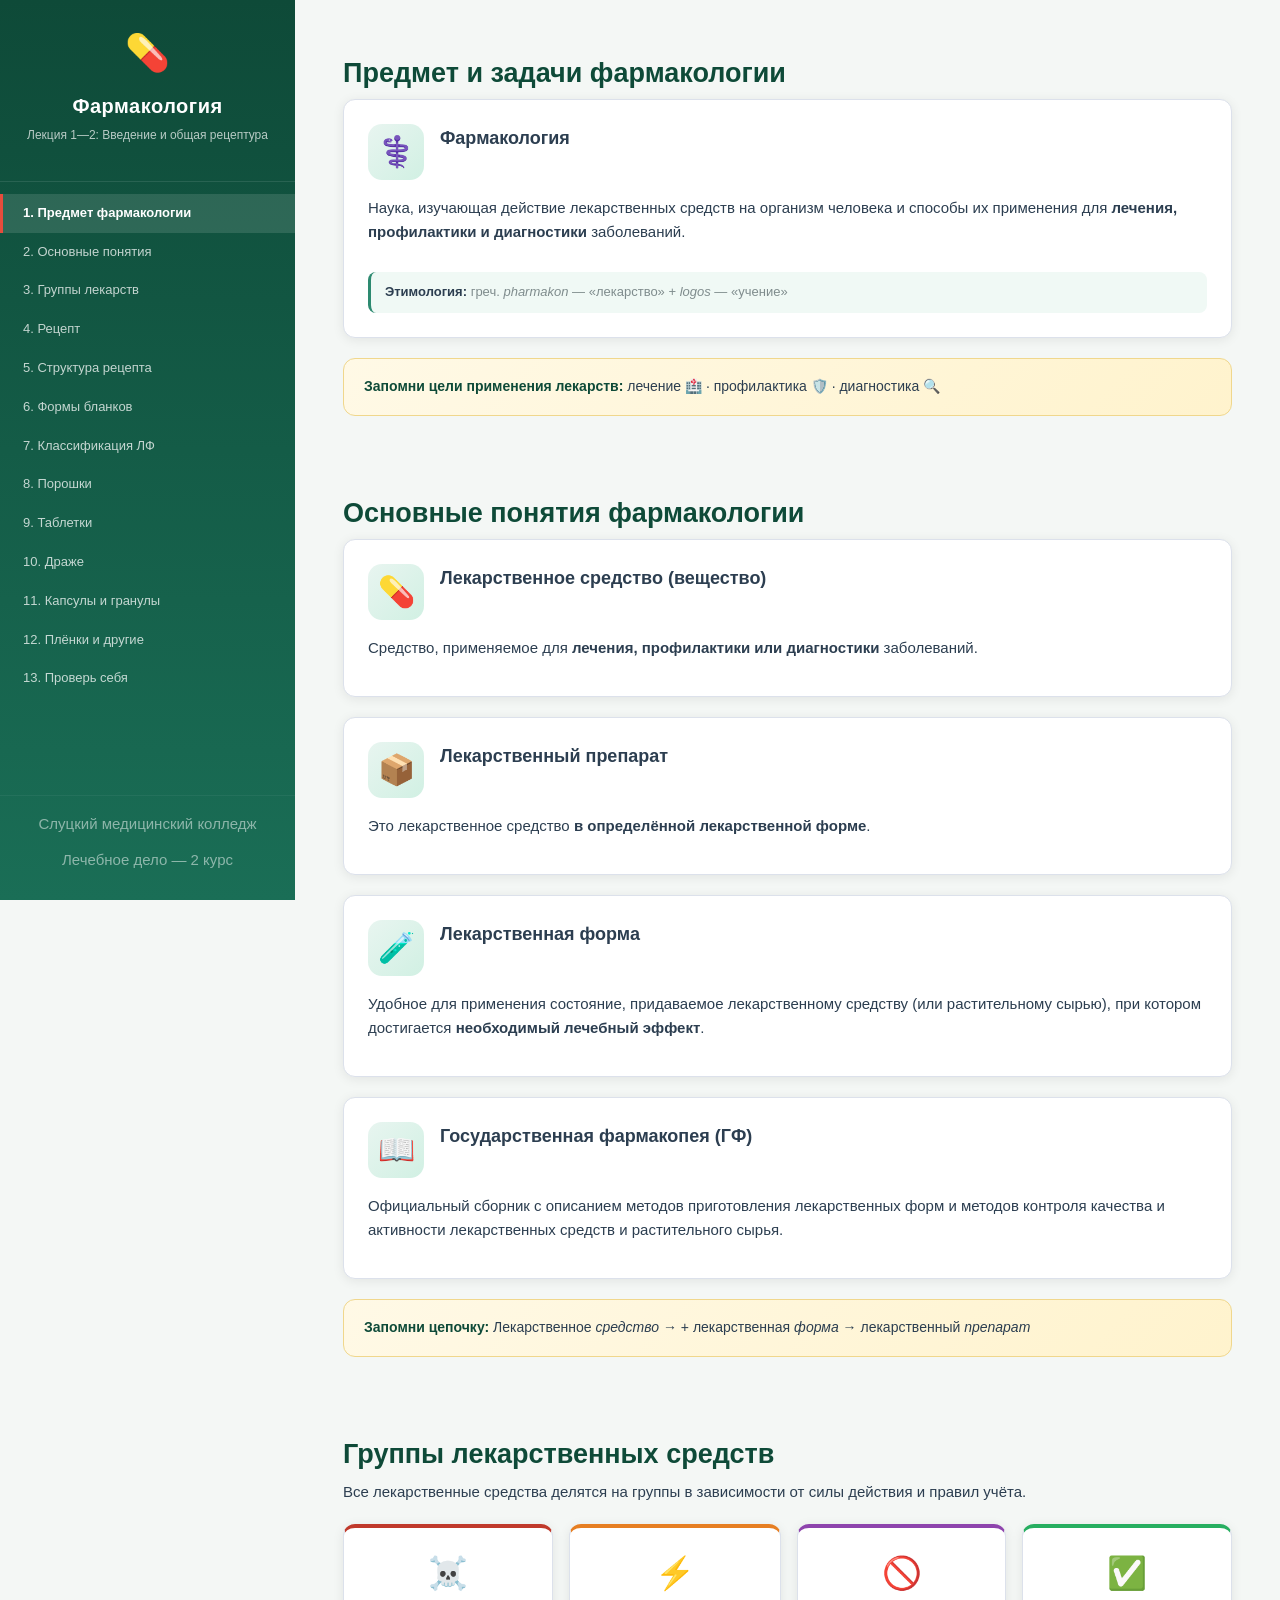
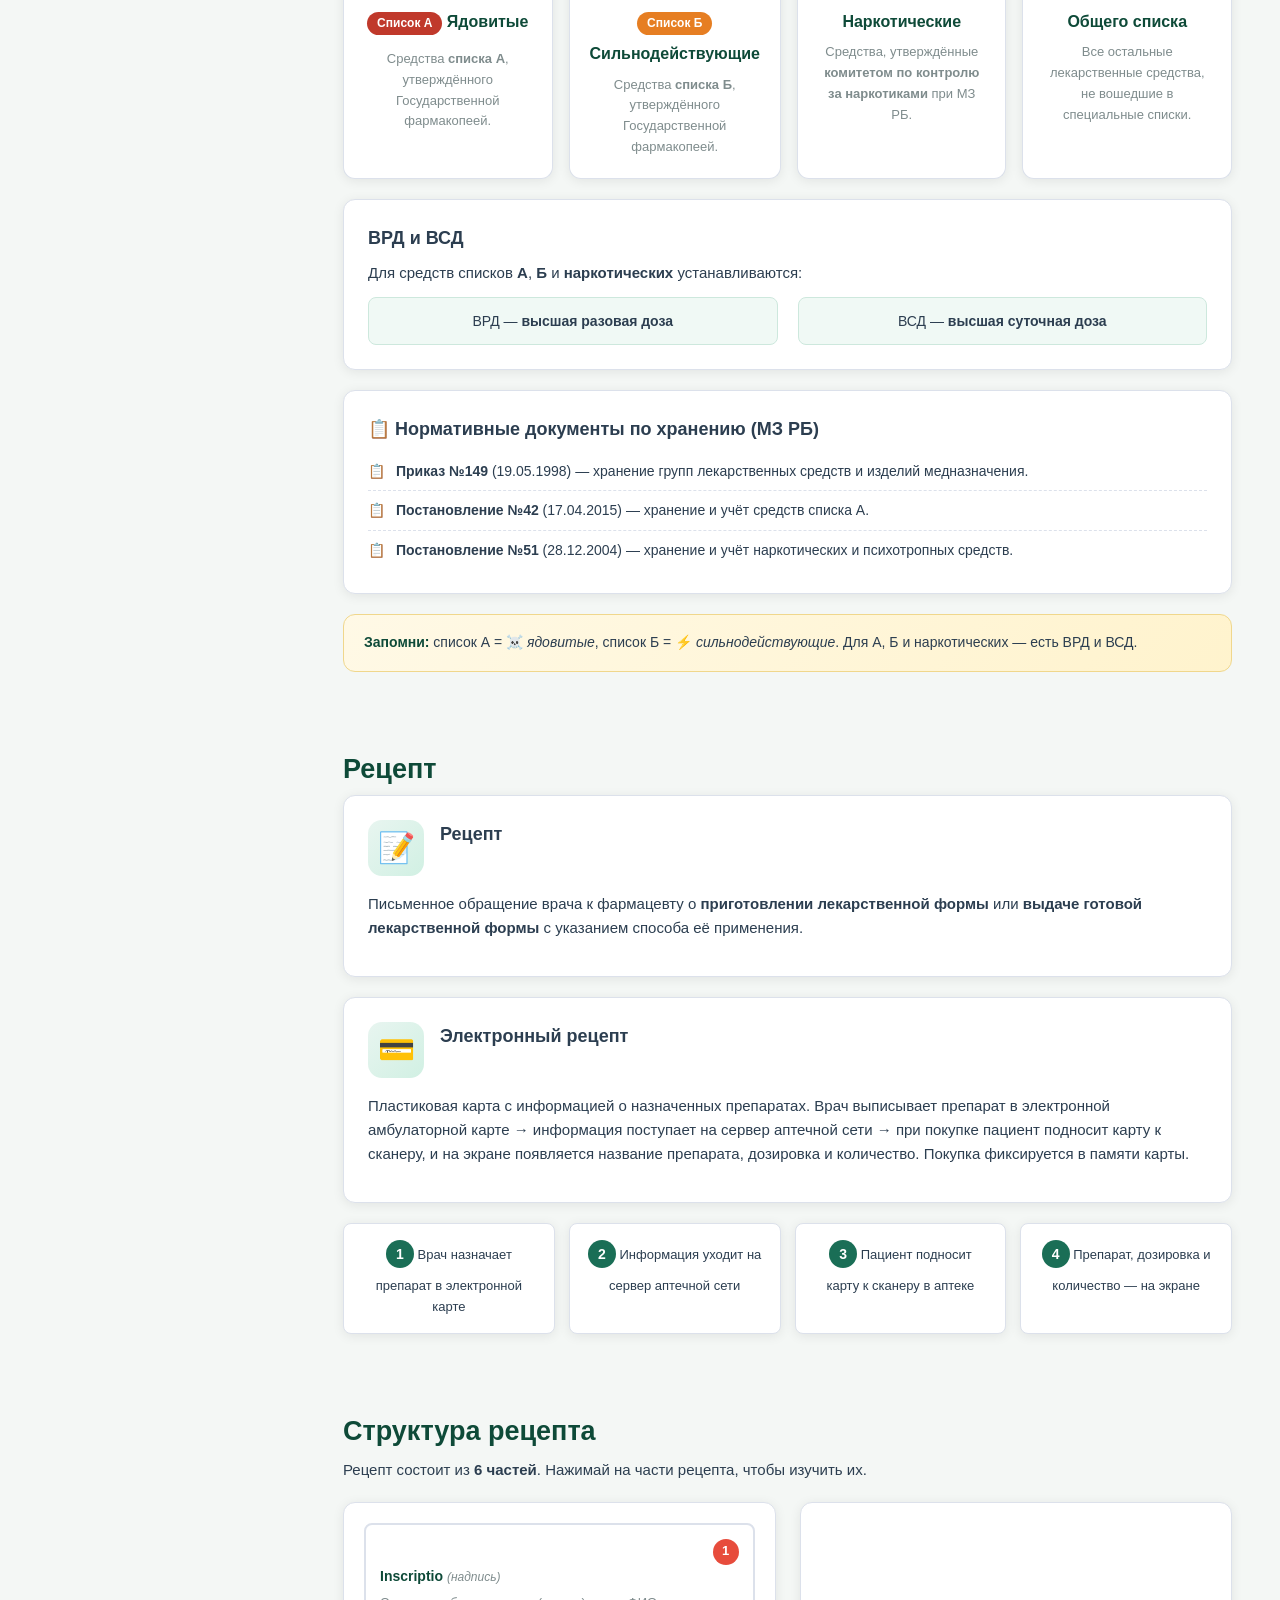
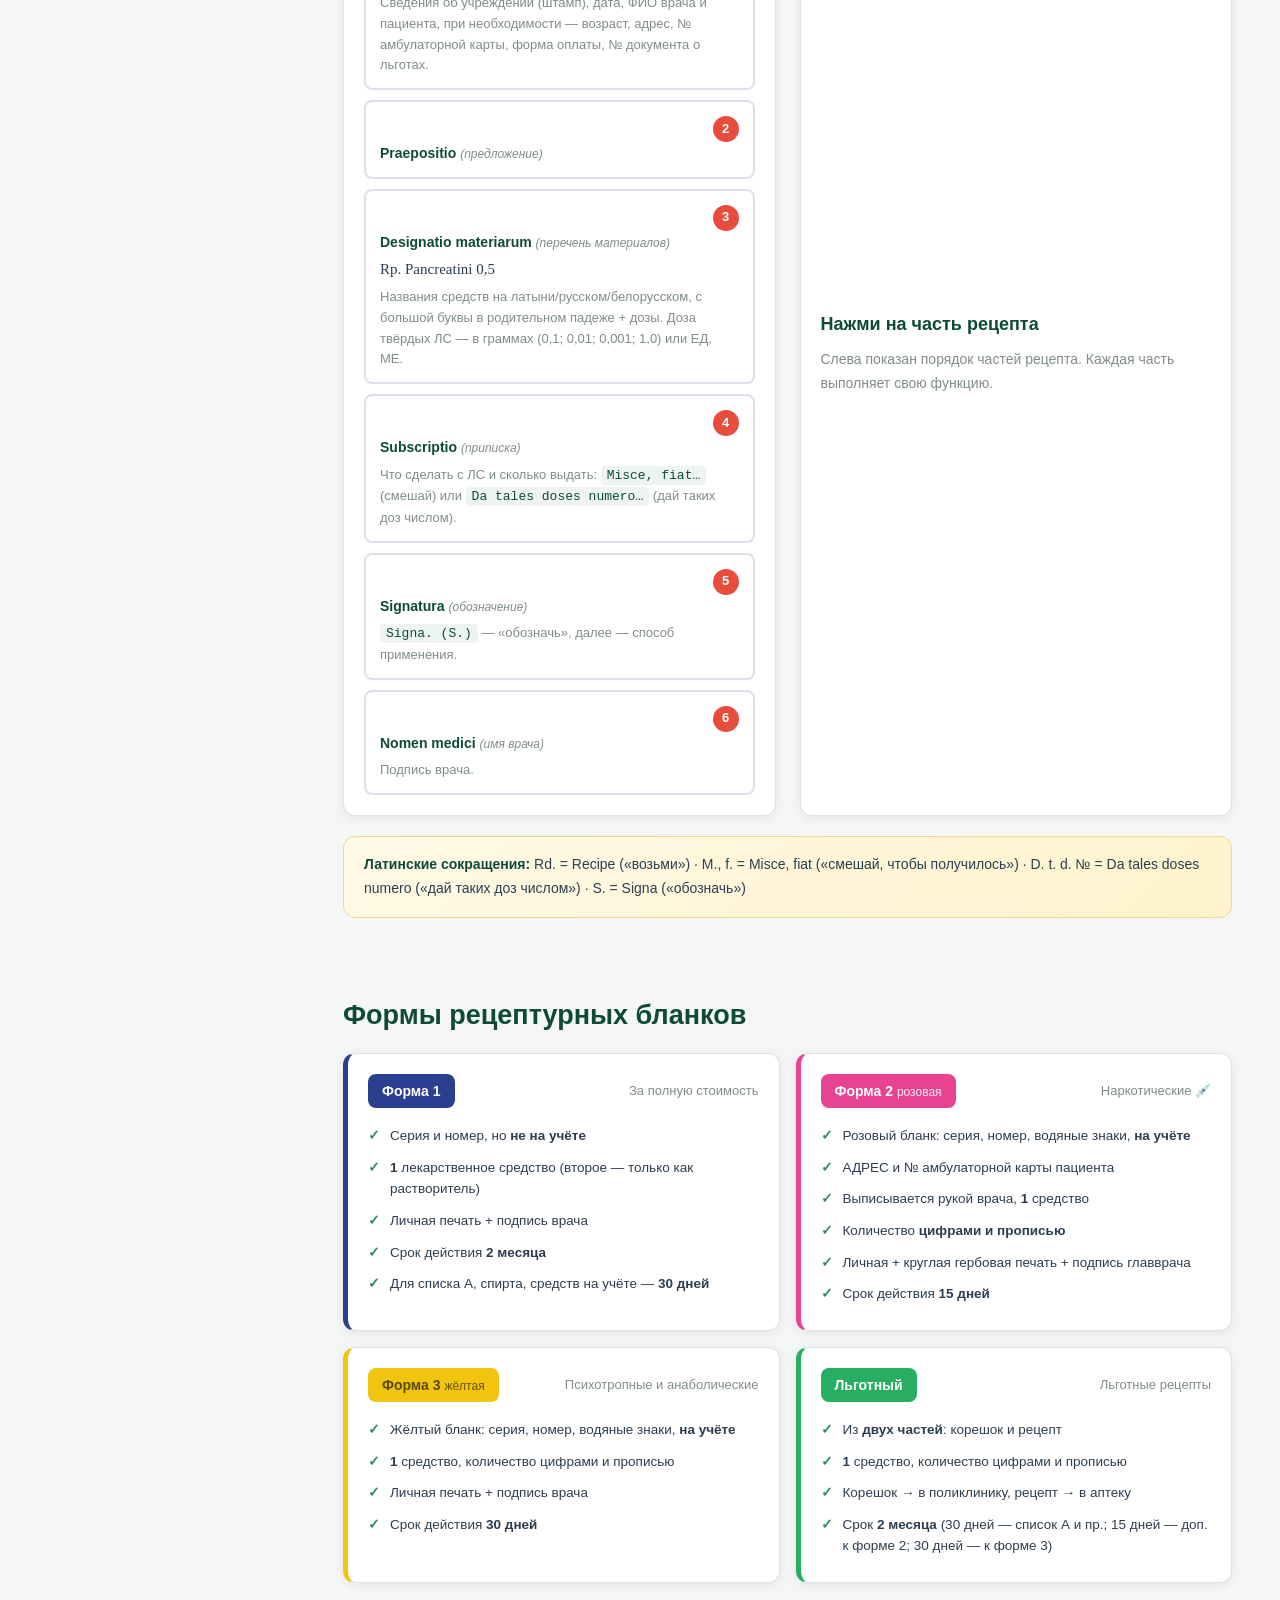
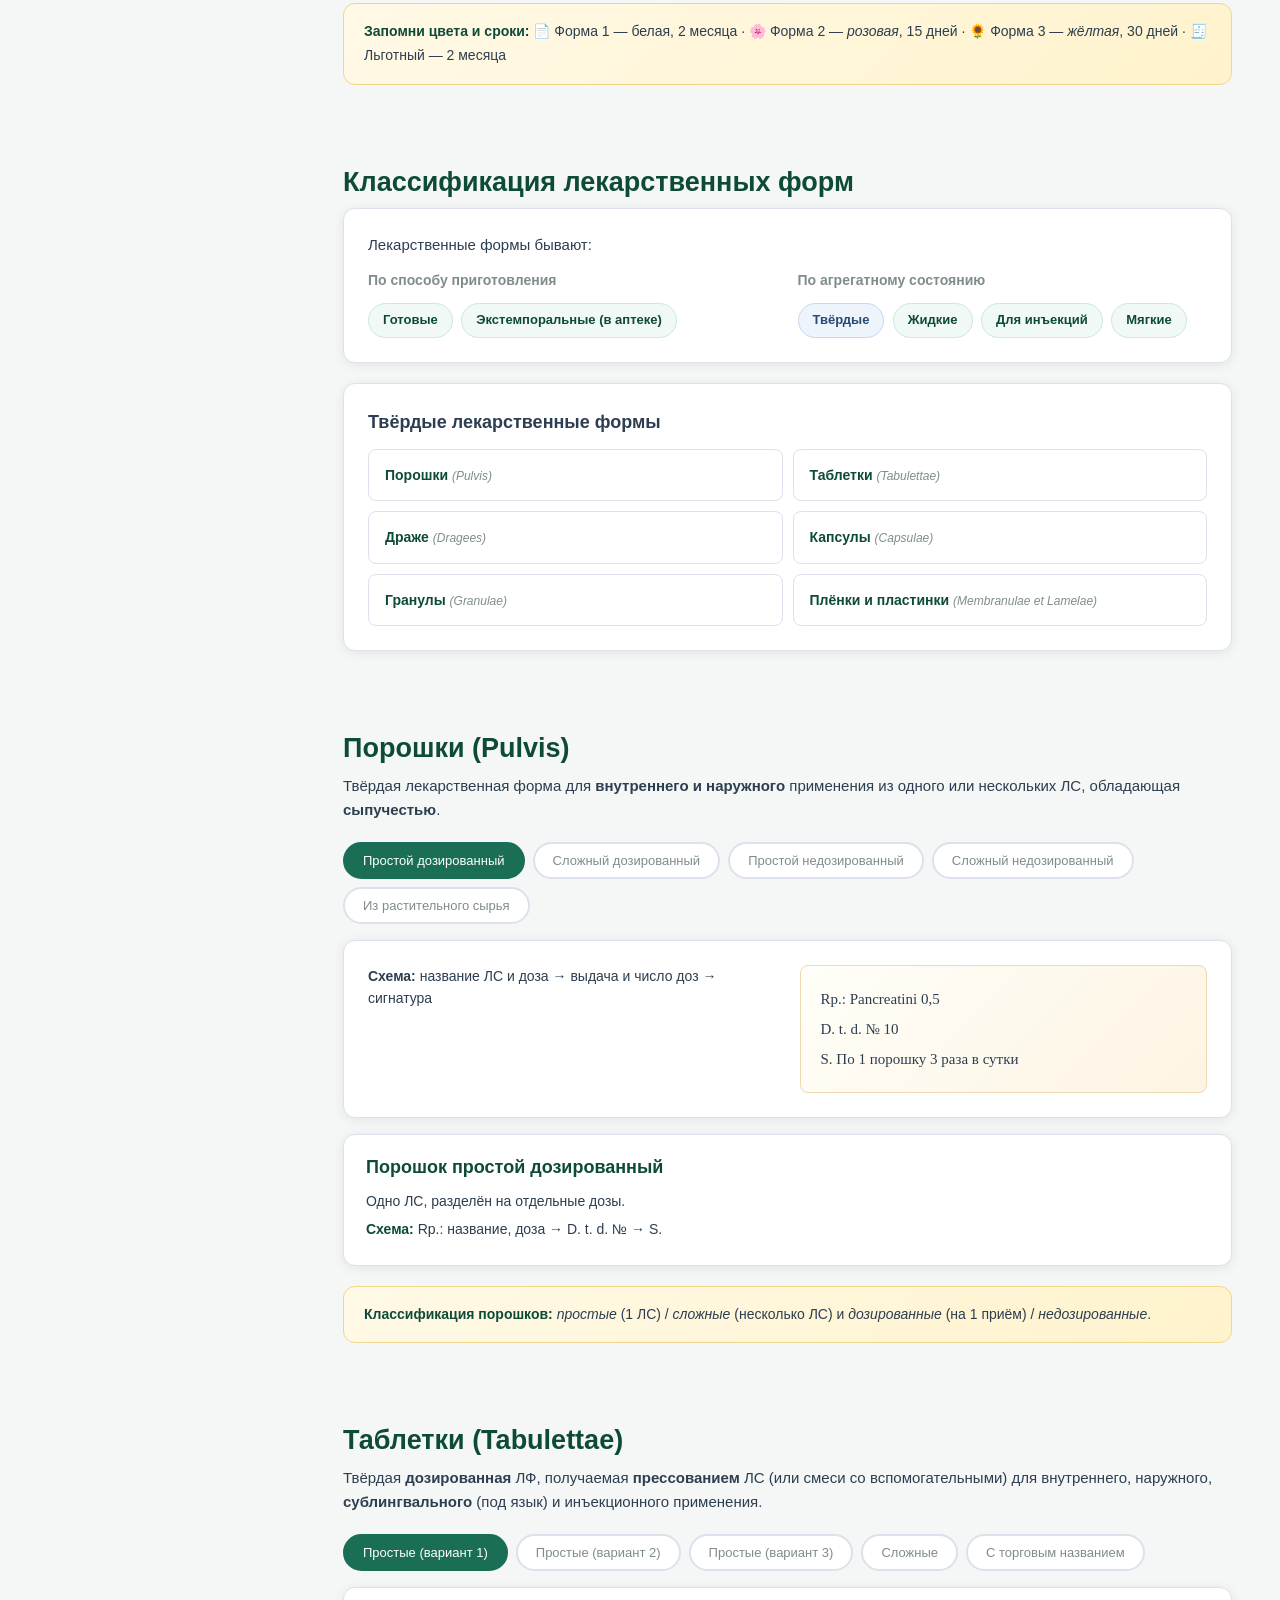
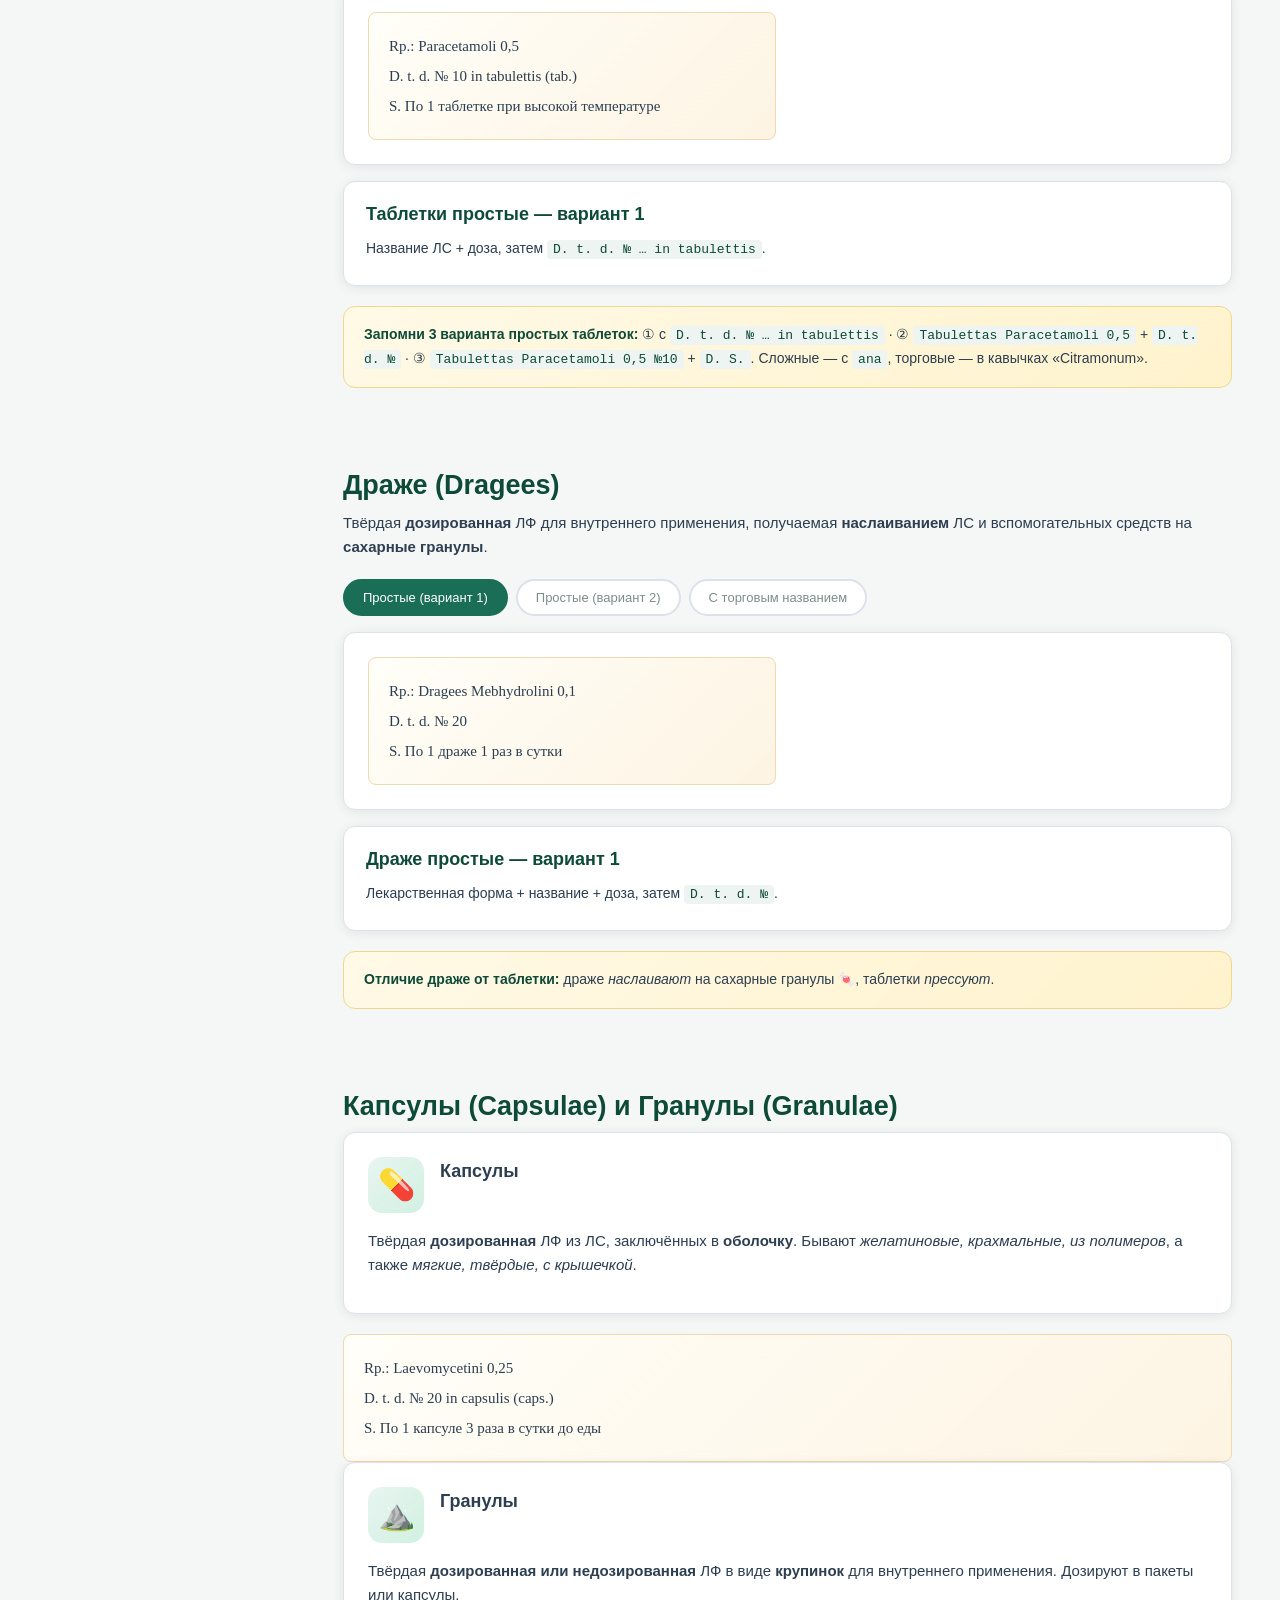
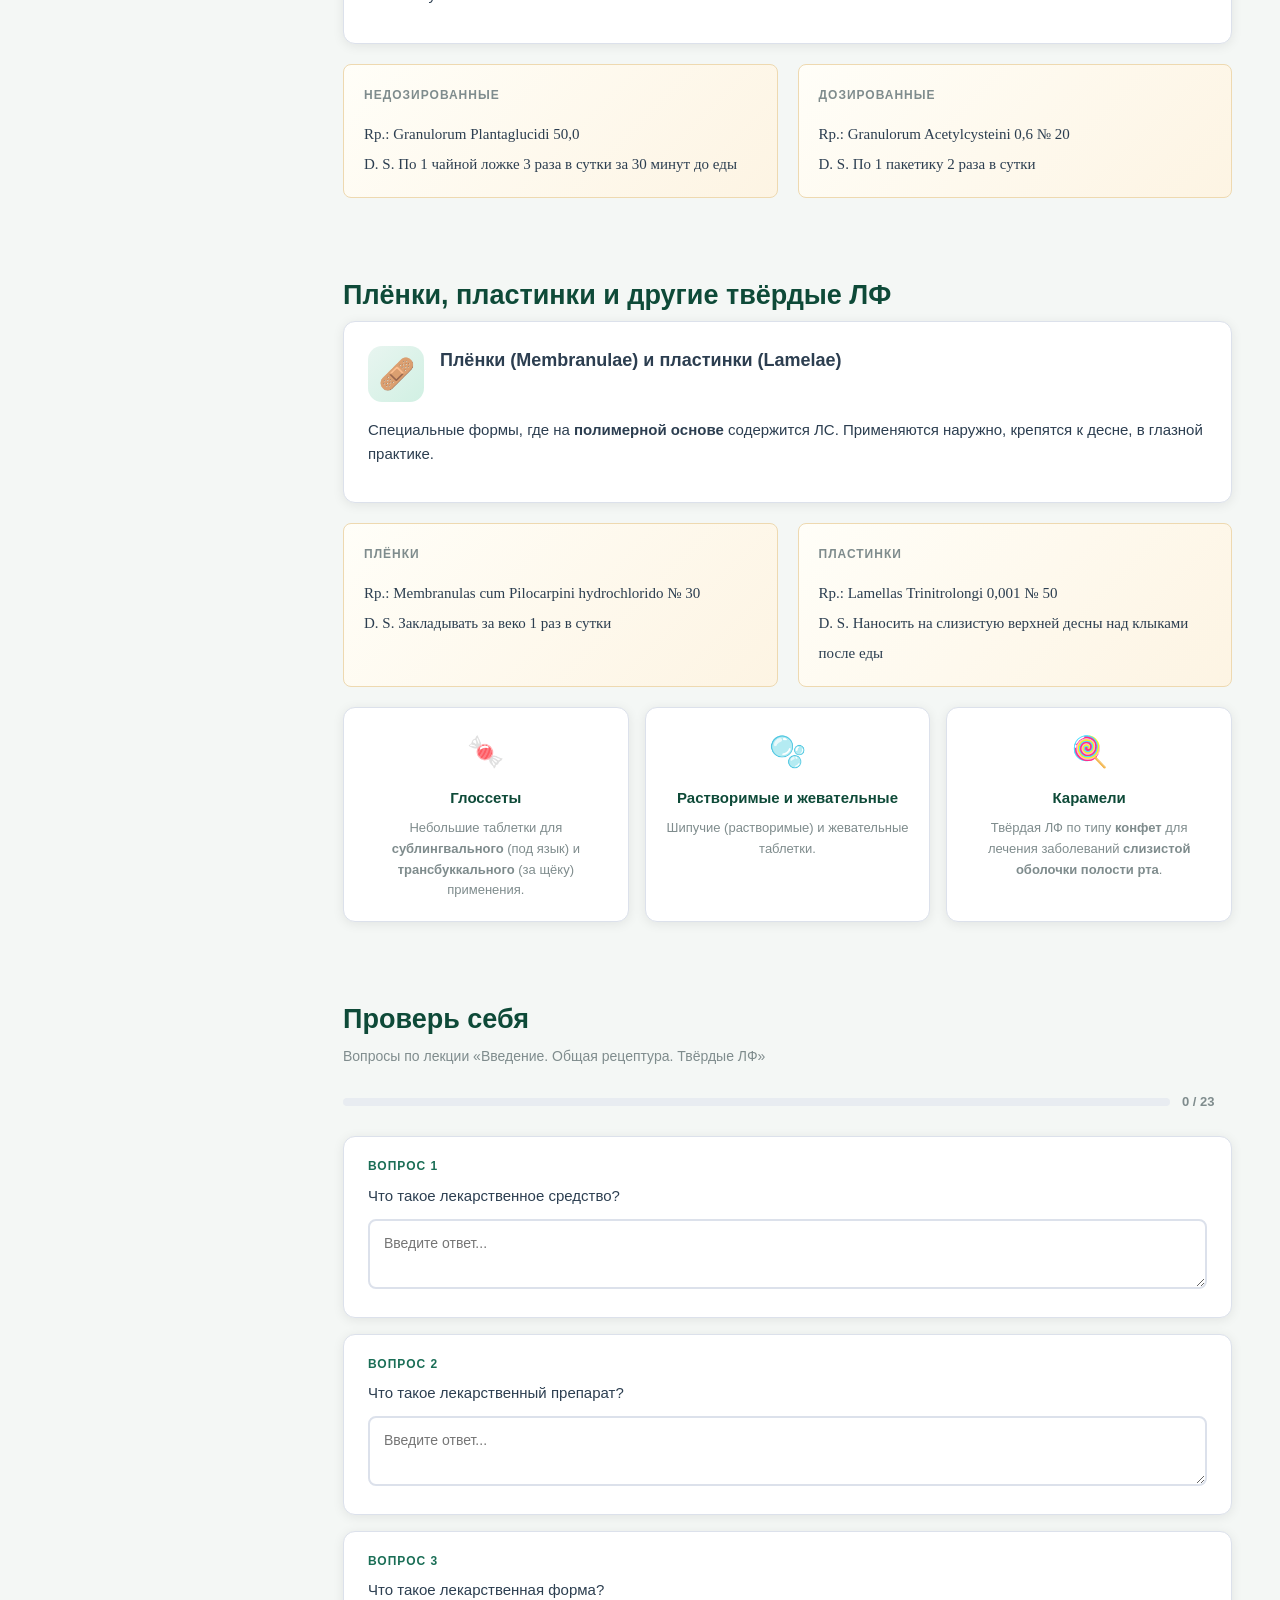
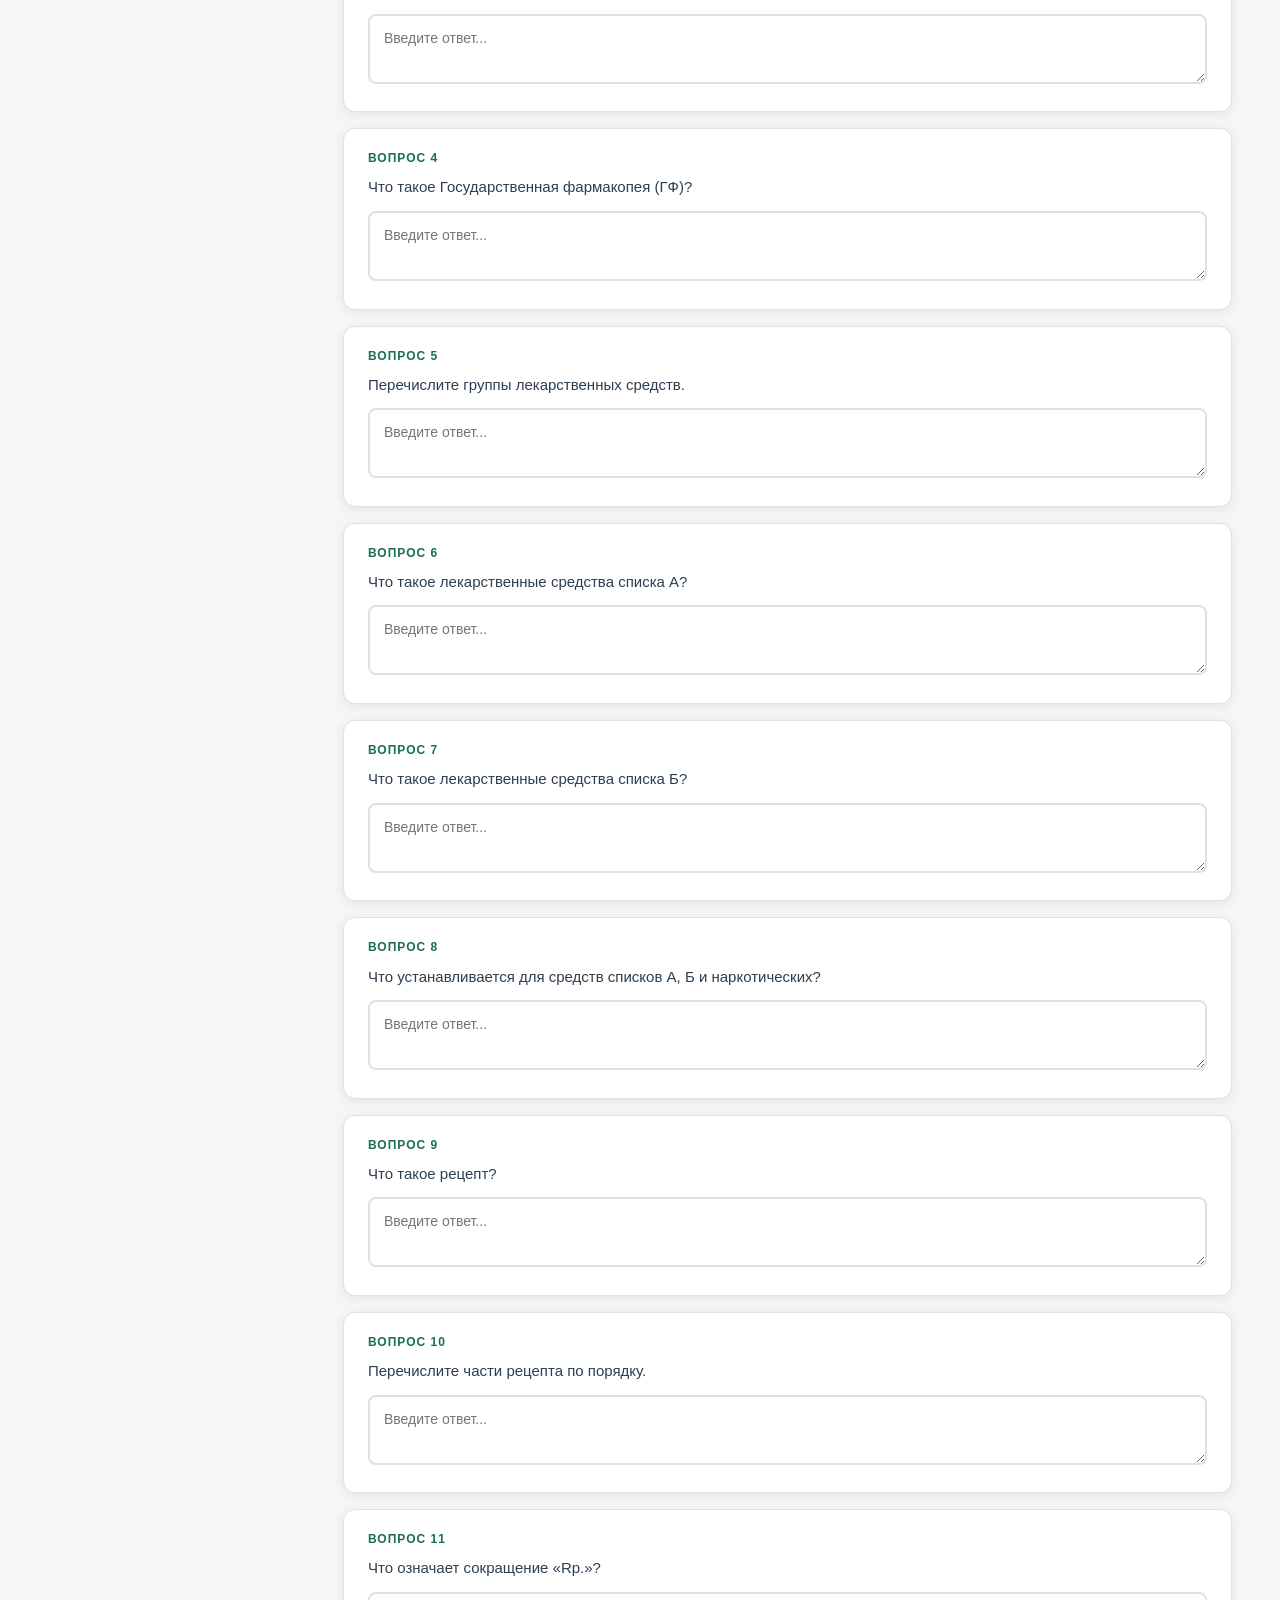
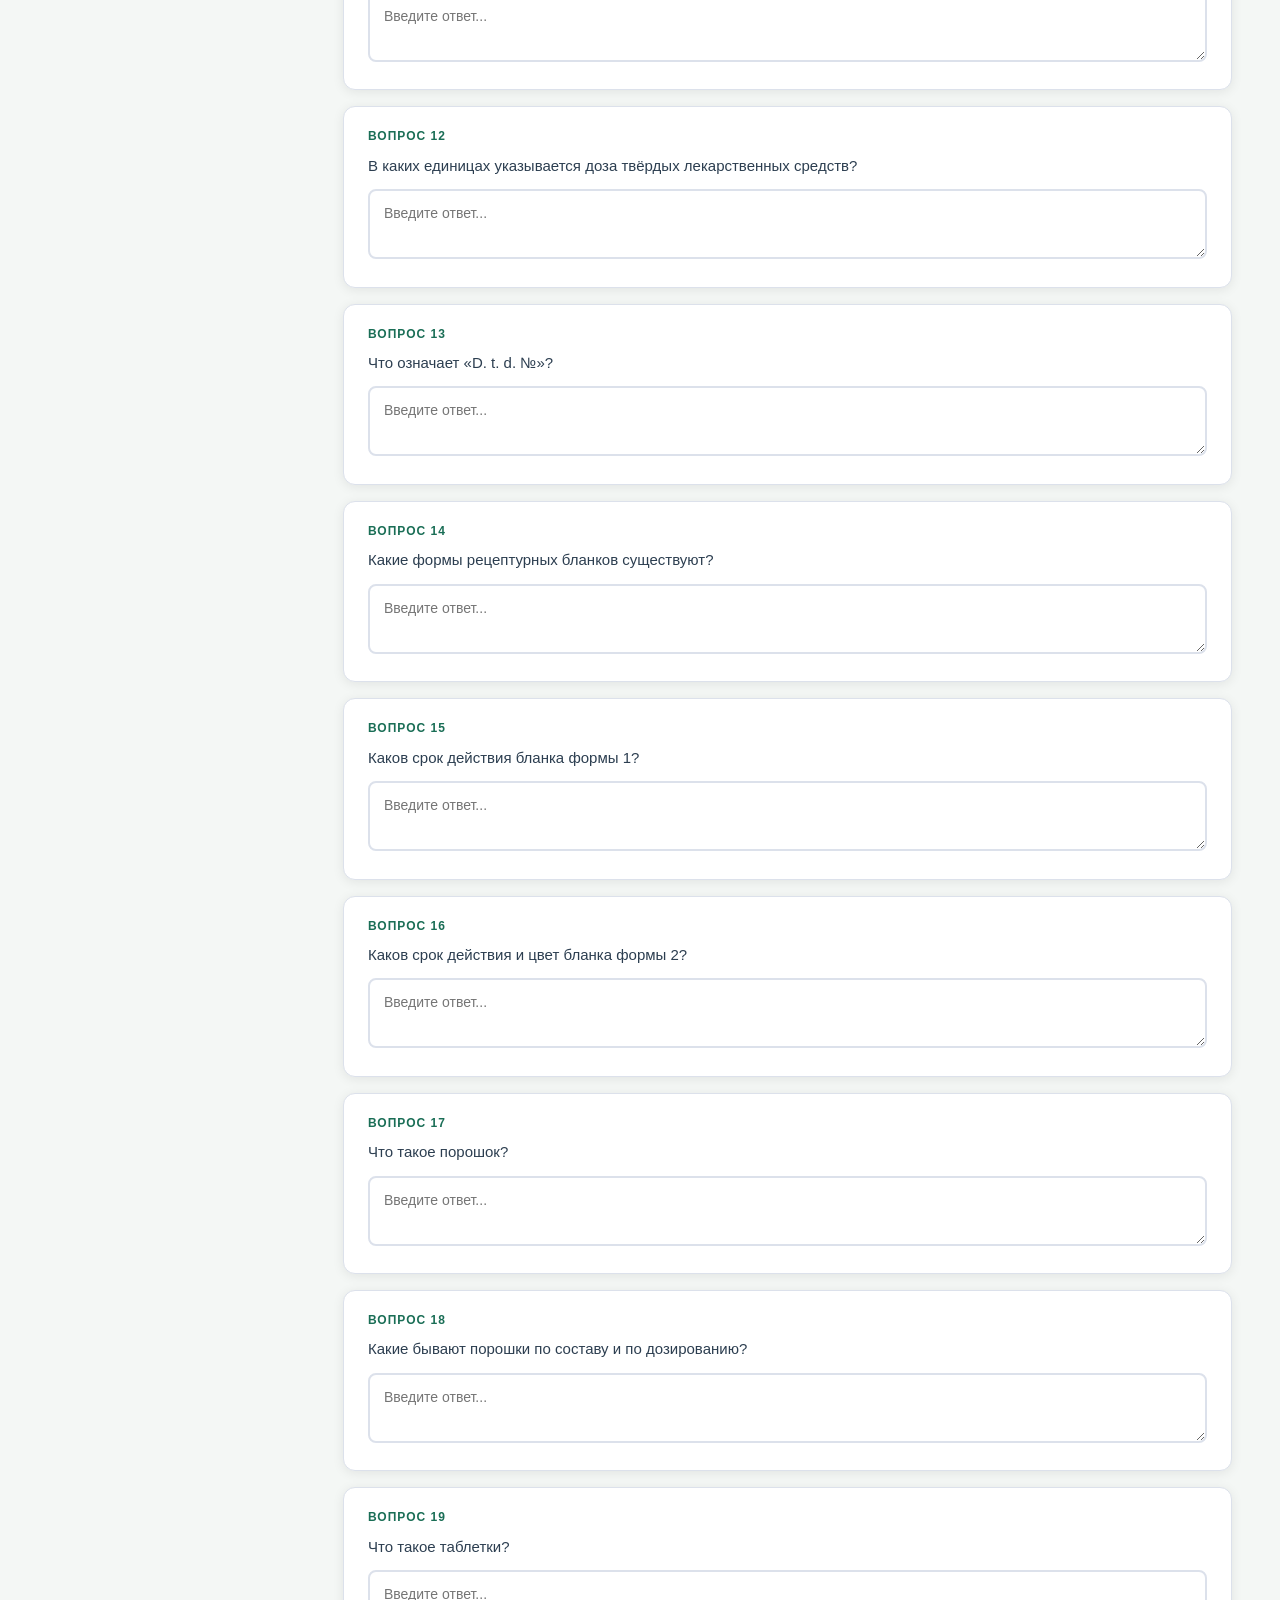
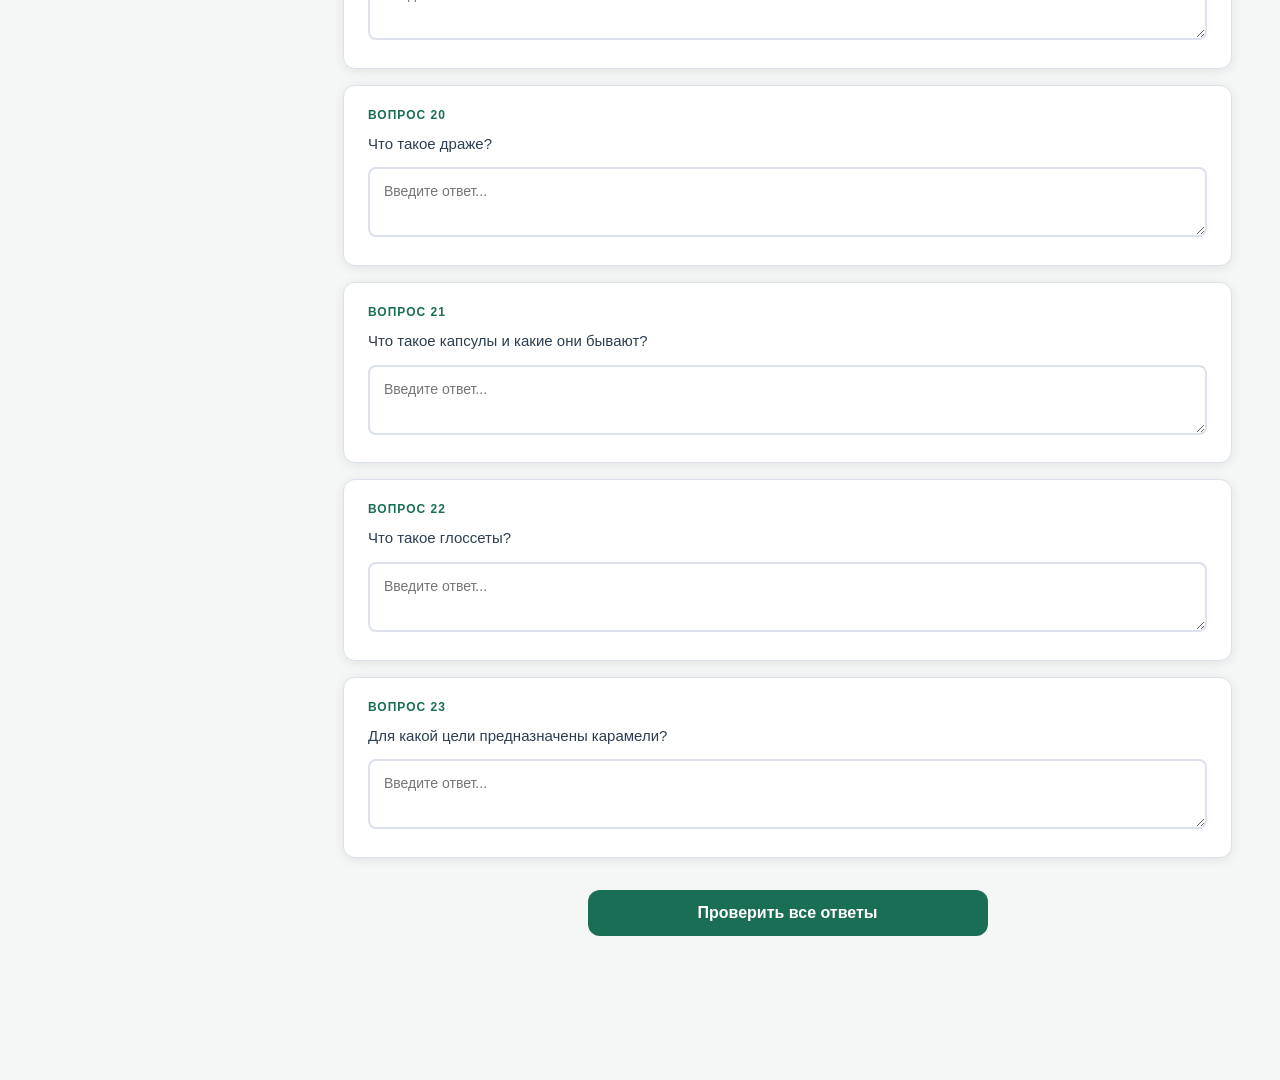
<file: PharmacologyApp/index.html>
<!DOCTYPE html>
<html lang="ru">
<head>
    <meta charset="UTF-8">
    <meta name="viewport" content="width=device-width, initial-scale=1.0">
    <title>Фармакология — Введение. Общая рецептура. Твёрдые лекарственные формы</title>
    <link rel="stylesheet" href="style.css">
</head>
<body>

<nav id="sidebar">
    <div class="sidebar-header">
        <div class="logo-icon">💊</div>
        <h2>Фармакология</h2>
        <p class="subtitle">Лекция 1—2: Введение и общая рецептура</p>
    </div>
    <ul>
        <li><a href="#intro" class="active" onclick="scrollToSection('intro', this)">1. Предмет фармакологии</a></li>
        <li><a href="#terms" onclick="scrollToSection('terms', this)">2. Основные понятия</a></li>
        <li><a href="#groups" onclick="scrollToSection('groups', this)">3. Группы лекарств</a></li>
        <li><a href="#recipe" onclick="scrollToSection('recipe', this)">4. Рецепт</a></li>
        <li><a href="#structure" onclick="scrollToSection('structure', this)">5. Структура рецепта</a></li>
        <li><a href="#blanks" onclick="scrollToSection('blanks', this)">6. Формы бланков</a></li>
        <li><a href="#lf-class" onclick="scrollToSection('lf-class', this)">7. Классификация ЛФ</a></li>
        <li><a href="#pulvis" onclick="scrollToSection('pulvis', this)">8. Порошки</a></li>
        <li><a href="#tabulettae" onclick="scrollToSection('tabulettae', this)">9. Таблетки</a></li>
        <li><a href="#dragees" onclick="scrollToSection('dragees', this)">10. Драже</a></li>
        <li><a href="#capsulae" onclick="scrollToSection('capsulae', this)">11. Капсулы и гранулы</a></li>
        <li><a href="#membranes" onclick="scrollToSection('membranes', this)">12. Плёнки и другие</a></li>
        <li><a href="#quiz" onclick="scrollToSection('quiz', this)">13. Проверь себя</a></li>
    </ul>
    <div class="sidebar-footer">
        <p>Слуцкий медицинский колледж</p>
        <p>Лечебное дело — 2 курс</p>
    </div>
</nav>

<main id="content">

    <!-- ===== SECTION 1: INTRO ===== -->
    <section id="intro" class="section">
        <h1>Предмет и задачи фармакологии</h1>

        <div class="card definition-card">
            <div class="card-icon">⚕️</div>
            <h3>Фармакология</h3>
            <p>Наука, изучающая действие лекарственных средств на организм человека и способы их применения для <strong>лечения, профилактики и диагностики</strong> заболеваний.</p>
            <div class="etymology">
                <span class="etym-label">Этимология:</span> греч. <em>pharmakon</em> — «лекарство» + <em>logos</em> — «учение»
            </div>
        </div>

        <div class="key-point">
            <strong>Запомни цели применения лекарств:</strong> лечение 🏥 · профилактика 🛡️ · диагностика 🔍
        </div>
    </section>

    <!-- ===== SECTION 2: TERMS ===== -->
    <section id="terms" class="section">
        <h1>Основные понятия фармакологии</h1>

        <div class="card definition-card">
            <div class="card-icon">💊</div>
            <h3>Лекарственное средство (вещество)</h3>
            <p>Средство, применяемое для <strong>лечения, профилактики или диагностики</strong> заболеваний.</p>
        </div>

        <div class="card definition-card">
            <div class="card-icon">📦</div>
            <h3>Лекарственный препарат</h3>
            <p>Это лекарственное средство <strong>в определённой лекарственной форме</strong>.</p>
        </div>

        <div class="card definition-card">
            <div class="card-icon">🧪</div>
            <h3>Лекарственная форма</h3>
            <p>Удобное для применения состояние, придаваемое лекарственному средству (или растительному сырью), при котором достигается <strong>необходимый лечебный эффект</strong>.</p>
        </div>

        <div class="card definition-card">
            <div class="card-icon">📖</div>
            <h3>Государственная фармакопея (ГФ)</h3>
            <p>Официальный сборник с описанием методов приготовления лекарственных форм и методов контроля качества и активности лекарственных средств и растительного сырья.</p>
        </div>

        <div class="key-point">
            <strong>Запомни цепочку:</strong> Лекарственное <em>средство</em> → + лекарственная <em>форма</em> → лекарственный <em>препарат</em>
        </div>
    </section>

    <!-- ===== SECTION 3: GROUPS ===== -->
    <section id="groups" class="section">
        <h1>Группы лекарственных средств</h1>
        <p>Все лекарственные средства делятся на группы в зависимости от силы действия и правил учёта.</p>

        <div class="groups-grid">
            <div class="group-card" style="--gc:#c0392b;">
                <div class="group-icon">☠️</div>
                <h3><span class="badge badge-a">Список А</span> Ядовитые</h3>
                <p>Средства <strong>списка А</strong>, утверждённого Государственной фармакопеей.</p>
            </div>
            <div class="group-card" style="--gc:#e67e22;">
                <div class="group-icon">⚡</div>
                <h3><span class="badge badge-b">Список Б</span> Сильнодействующие</h3>
                <p>Средства <strong>списка Б</strong>, утверждённого Государственной фармакопеей.</p>
            </div>
            <div class="group-card" style="--gc:#8e44ad;">
                <div class="group-icon">🚫</div>
                <h3>Наркотические</h3>
                <p>Средства, утверждённые <strong>комитетом по контролю за наркотиками</strong> при МЗ РБ.</p>
            </div>
            <div class="group-card" style="--gc:#27ae60;">
                <div class="group-icon">✅</div>
                <h3>Общего списка</h3>
                <p>Все остальные лекарственные средства, не вошедшие в специальные списки.</p>
            </div>
        </div>

        <div class="card">
            <h3>ВРД и ВСД</h3>
            <p>Для средств списков <strong>А</strong>, <strong>Б</strong> и <strong>наркотических</strong> устанавливаются:</p>
            <div class="two-col">
                <div class="info-chip">ВРД — <strong>высшая разовая доза</strong></div>
                <div class="info-chip">ВСД — <strong>высшая суточная доза</strong></div>
            </div>
        </div>

        <div class="card">
            <h3>📋 Нормативные документы по хранению (МЗ РБ)</h3>
            <ul class="reg-list">
                <li><strong>Приказ №149</strong> (19.05.1998) — хранение групп лекарственных средств и изделий медназначения.</li>
                <li><strong>Постановление №42</strong> (17.04.2015) — хранение и учёт средств списка А.</li>
                <li><strong>Постановление №51</strong> (28.12.2004) — хранение и учёт наркотических и психотропных средств.</li>
            </ul>
        </div>

        <div class="key-point">
            <strong>Запомни:</strong> список А = ☠️ <em>ядовитые</em>, список Б = ⚡ <em>сильнодействующие</em>. Для А, Б и наркотических — есть ВРД и ВСД.
        </div>
    </section>

    <!-- ===== SECTION 4: RECIPE ===== -->
    <section id="recipe" class="section">
        <h1>Рецепт</h1>

        <div class="card definition-card">
            <div class="card-icon">📝</div>
            <h3>Рецепт</h3>
            <p>Письменное обращение врача к фармацевту о <strong>приготовлении лекарственной формы</strong> или <strong>выдаче готовой лекарственной формы</strong> с указанием способа её применения.</p>
        </div>

        <div class="card definition-card">
            <div class="card-icon">💳</div>
            <h3>Электронный рецепт</h3>
            <p>Пластиковая карта с информацией о назначенных препаратах. Врач выписывает препарат в электронной амбулаторной карте → информация поступает на сервер аптечной сети → при покупке пациент подносит карту к сканеру, и на экране появляется название препарата, дозировка и количество. Покупка фиксируется в памяти карты.</p>
        </div>

        <div class="flow-steps">
            <div class="flow-step"><span class="flow-num">1</span> Врач назначает препарат в электронной карте</div>
            <div class="flow-step"><span class="flow-num">2</span> Информация уходит на сервер аптечной сети</div>
            <div class="flow-step"><span class="flow-num">3</span> Пациент подносит карту к сканеру в аптеке</div>
            <div class="flow-step"><span class="flow-num">4</span> Препарат, дозировка и количество — на экране</div>
        </div>
    </section>

    <!-- ===== SECTION 5: STRUCTURE ===== -->
    <section id="structure" class="section">
        <h1>Структура рецепта</h1>
        <p>Рецепт состоит из <strong>6 частей</strong>. Нажимай на части рецепта, чтобы изучить их.</p>

        <div class="recipe-interactive">
            <div class="recipe-card">
                <div class="recipe-part" data-part="1">
                    <div class="recipe-part-head">Inscriptio <em>(надпись)</em></div>
                    <div class="recipe-part-body">
                        <p>Сведения об учреждении (штамп), дата, ФИО врача и пациента, при необходимости — возраст, адрес, № амбулаторной карты, форма оплаты, № документа о льготах.</p>
                    </div>
                </div>
                <div class="recipe-part" data-part="2">
                    <div class="recipe-part-head">Praepositio <em>(предложение)</em></div>
                    <div class="recipe-part-body"></div>
                </div>
                <div class="recipe-part script-part" data-part="3">
                    <div class="recipe-part-head">Designatio materiarum <em>(перечень материалов)</em></div>
                    <div class="recipe-part-body">
                        <span class="rx-font">Rp. Pancreatini 0,5</span>
                        <p>Названия средств на латыни/русском/белорусском, с большой буквы в родительном падеже + дозы. Доза твёрдых ЛС — в граммах (0,1; 0,01; 0,001; 1,0) или ЕД, МЕ.</p>
                    </div>
                </div>
                <div class="recipe-part" data-part="4">
                    <div class="recipe-part-head">Subscriptio <em>(приписка)</em></div>
                    <div class="recipe-part-body">
                        <p>Что сделать с ЛС и сколько выдать: <code>Misce, fiat…</code> (смешай) или <code>Da tales doses numero…</code> (дай таких доз числом).</p>
                    </div>
                </div>
                <div class="recipe-part" data-part="5">
                    <div class="recipe-part-head">Signatura <em>(обозначение)</em></div>
                    <div class="recipe-part-body">
                        <p><code>Signa. (S.)</code> — «обозначь», далее — способ применения.</p>
                    </div>
                </div>
                <div class="recipe-part" data-part="6">
                    <div class="recipe-part-head">Nomen medici <em>(имя врача)</em></div>
                    <div class="recipe-part-body">
                        <p>Подпись врача.</p>
                    </div>
                </div>
            </div>

            <div class="recipe-info" id="recipeInfo">
                <h3>Нажми на часть рецепта</h3>
                <p>Слева показан порядок частей рецепта. Каждая часть выполняет свою функцию.</p>
            </div>
        </div>

        <div class="key-point">
            <strong>Латинские сокращения:</strong> Rd. = Recipe («возьми») · M., f. = Misce, fiat («смешай, чтобы получилось») · D. t. d. № = Da tales doses numero («дай таких доз числом») · S. = Signa («обозначь»)
        </div>
    </section>

    <!-- ===== SECTION 6: BLANKS ===== -->
    <section id="blanks" class="section">
        <h1>Формы рецептурных бланков</h1>

        <div class="blanks-grid">
            <div class="blank-card" style="--bc:#ebf5fb;">
                <div class="blank-head">
                    <span class="blank-badge blank-1">Форма 1</span>
                    <span class="blank-term">За полную стоимость</span>
                </div>
                <ul>
                    <li>Серия и номер, но <strong>не на учёте</strong></li>
                    <li><strong>1</strong> лекарственное средство (второе — только как растворитель)</li>
                    <li>Личная печать + подпись врача</li>
                    <li>Срок действия <strong>2 месяца</strong></li>
                    <li>Для списка А, спирта, средств на учёте — <strong>30 дней</strong></li>
                </ul>
            </div>

            <div class="blank-card" style="--bc:#fdeef0;">
                <div class="blank-head">
                    <span class="blank-badge blank-2">Форма 2 <em>розовая</em></span>
                    <span class="blank-term">Наркотические 💉</span>
                </div>
                <ul>
                    <li>Розовый бланк: серия, номер, водяные знаки, <strong>на учёте</strong></li>
                    <li>АДРЕС и № амбулаторной карты пациента</li>
                    <li>Выписывается рукой врача, <strong>1</strong> средство</li>
                    <li>Количество <strong>цифрами и прописью</strong></li>
                    <li>Личная + круглая гербовая печать + подпись главврача</li>
                    <li>Срок действия <strong>15 дней</strong></li>
                </ul>
            </div>

            <div class="blank-card" style="--bc:#fef9e7;">
                <div class="blank-head">
                    <span class="blank-badge blank-3">Форма 3 <em>жёлтая</em></span>
                    <span class="blank-term">Психотропные и анаболические</span>
                </div>
                <ul>
                    <li>Жёлтый бланк: серия, номер, водяные знаки, <strong>на учёте</strong></li>
                    <li><strong>1</strong> средство, количество цифрами и прописью</li>
                    <li>Личная печать + подпись врача</li>
                    <li>Срок действия <strong>30 дней</strong></li>
                </ul>
            </div>

            <div class="blank-card" style="--bc:#eafaf1;">
                <div class="blank-head">
                    <span class="blank-badge blank-free">Льготный</span>
                    <span class="blank-term">Льготные рецепты</span>
                </div>
                <ul>
                    <li>Из <strong>двух частей</strong>: корешок и рецепт</li>
                    <li><strong>1</strong> средство, количество цифрами и прописью</li>
                    <li>Корешок → в поликлинику, рецепт → в аптеку</li>
                    <li>Срок <strong>2 месяца</strong> (30 дней — список А и пр.; 15 дней — доп. к форме 2; 30 дней — к форме 3)</li>
                </ul>
            </div>
        </div>

        <div class="key-point">
            <strong>Запомни цвета и сроки:</strong> 📄 Форма 1 — белая, 2 месяца · 🌸 Форма 2 — <em>розовая</em>, 15 дней · 🌻 Форма 3 — <em>жёлтая</em>, 30 дней · 🧾 Льготный — 2 месяца
        </div>
    </section>

    <!-- ===== SECTION 7: LF-CLASS ===== -->
    <section id="lf-class" class="section">
        <h1>Классификация лекарственных форм</h1>

        <div class="card">
            <p>Лекарственные формы бывают:</p>
            <div class="lf-types">
                <div class="lf-type"><h3>По способу приготовления</h3>
                    <span class="lf-chip">Готовые</span>
                    <span class="lf-chip">Экстемпоральные (в аптеке)</span>
                </div>
                <div class="lf-type"><h3>По агрегатному состоянию</h3>
                    <div class="lf-chip-row">
                        <span class="lf-chip solid">Твёрдые</span>
                        <span class="lf-chip">Жидкие</span>
                        <span class="lf-chip">Для инъекций</span>
                        <span class="lf-chip">Мягкие</span>
                    </div>
                </div>
            </div>
        </div>

        <div class="card">
            <h3>Твёрдые лекарственные формы</h3>
            <div class="solid-list">
                <div class="solid-item" onclick="scrollToSection('pulvis')">Порошки <em>(Pulvis)</em></div>
                <div class="solid-item" onclick="scrollToSection('tabulettae')">Таблетки <em>(Tabulettae)</em></div>
                <div class="solid-item" onclick="scrollToSection('dragees')">Драже <em>(Dragees)</em></div>
                <div class="solid-item" onclick="scrollToSection('capsulae')">Капсулы <em>(Capsulae)</em></div>
                <div class="solid-item" onclick="scrollToSection('capsulae')">Гранулы <em>(Granulae)</em></div>
                <div class="solid-item" onclick="scrollToSection('membranes')">Плёнки и пластинки <em>(Membranulae et Lamelae)</em></div>
            </div>
        </div>
    </section>

    <!-- ===== SECTION 8: PULVIS ===== -->
    <section id="pulvis" class="section">
        <h1>Порошки (Pulvis)</h1>
        <p>Твёрдая лекарственная форма для <strong>внутреннего и наружного</strong> применения из одного или нескольких ЛС, обладающая <strong>сыпучестью</strong>.</p>

        <div class="lf-tabs">
            <button class="lf-tab active" onclick="showLf('pv-simple')">Простой дозированный</button>
            <button class="lf-tab" onclick="showLf('pv-complex')">Сложный дозированный</button>
            <button class="lf-tab" onclick="showLf('pv-simple-non')">Простой недозированный</button>
            <button class="lf-tab" onclick="showLf('pv-complex-non')">Сложный недозированный</button>
            <button class="lf-tab" onclick="showLf('pv-plant')">Из растительного сырья</button>
        </div>

        <div class="lf-display">
            <div class="lf-schema" id="lfSchema">
                <p><strong>Схема:</strong> название ЛС и доза → выдача и число доз → сигнатура</p>
            </div>
            <div class="lf-example" id="lfExample">
                <span class="rx-font">Rp.: Pancreatini 0,5</span><br>
                <span class="rx-font">D. t. d. № 10</span><br>
                <span class="rx-font">S. По 1 порошку 3 раза в сутки</span>
            </div>
        </div>

        <div class="lf-info" id="lfInfo">
            <h3>Порошок простой дозированный</h3>
            <p>Одно ЛС, разделён на отдельные дозы.</p>
            <p class="lf-schema-text"><strong>Схема:</strong> Rp.: название, доза → D. t. d. № → S.</p>
        </div>

        <div class="key-point">
            <strong>Классификация порошков:</strong> <em>простые</em> (1 ЛС) / <em>сложные</em> (несколько ЛС) и <em>дозированные</em> (на 1 приём) / <em>недозированные</em>.
        </div>
    </section>

    <!-- ===== SECTION 9: TABULETTAE ===== -->
    <section id="tabulettae" class="section">
        <h1>Таблетки (Tabulettae)</h1>
        <p>Твёрдая <strong>дозированная</strong> ЛФ, получаемая <strong>прессованием</strong> ЛС (или смеси со вспомогательными) для внутреннего, наружного, <strong>сублингвального</strong> (под язык) и инъекционного применения.</p>

        <div class="lf-tabs">
            <button class="lf-tab active" onclick="showLf('tb-1')">Простые (вариант 1)</button>
            <button class="lf-tab" onclick="showLf('tb-2')">Простые (вариант 2)</button>
            <button class="lf-tab" onclick="showLf('tb-3')">Простые (вариант 3)</button>
            <button class="lf-tab" onclick="showLf('tb-comp')">Сложные</button>
            <button class="lf-tab" onclick="showLf('tb-trade')">С торговым названием</button>
        </div>

        <div class="lf-display">
            <div class="lf-example" id="lfExample2">
                <span class="rx-font">Rp.: Paracetamoli 0,5</span><br>
                <span class="rx-font">D. t. d. № 10 in tabulettis (tab.)</span><br>
                <span class="rx-font">S. По 1 таблетке при высокой температуре</span>
            </div>
        </div>

        <div class="lf-info" id="lfInfo2">
            <h3>Таблетки простые — вариант 1</h3>
            <p>Название ЛС + доза, затем <code>D. t. d. № … in tabulettis</code>.</p>
        </div>

        <div class="key-point">
            <strong>Запомни 3 варианта простых таблеток:</strong> ① с <code>D. t. d. № … in tabulettis</code> · ② <code>Tabulettas Paracetamoli 0,5</code> + <code>D. t. d. №</code> · ③ <code>Tabulettas Paracetamoli 0,5 №10</code> + <code>D. S.</code>. Сложные — с <code>ana</code>, торговые — в кавычках «Citramonum».
        </div>
    </section>

    <!-- ===== SECTION 10: DRAGEES ===== -->
    <section id="dragees" class="section">
        <h1>Драже (Dragees)</h1>
        <p>Твёрдая <strong>дозированная</strong> ЛФ для внутреннего применения, получаемая <strong>наслаиванием</strong> ЛС и вспомогательных средств на <strong>сахарные гранулы</strong>.</p>

        <div class="lf-tabs">
            <button class="lf-tab active" onclick="showLf('dr-1')">Простые (вариант 1)</button>
            <button class="lf-tab" onclick="showLf('dr-2')">Простые (вариант 2)</button>
            <button class="lf-tab" onclick="showLf('dr-trade')">С торговым названием</button>
        </div>

        <div class="lf-display">
            <div class="lf-example" id="lfExample3">
                <span class="rx-font">Rp.: Dragees Mebhydrolini 0,1</span><br>
                <span class="rx-font">D. t. d. № 20</span><br>
                <span class="rx-font">S. По 1 драже 1 раз в сутки</span>
            </div>
        </div>

        <div class="lf-info" id="lfInfo3">
            <h3>Драже простые — вариант 1</h3>
            <p>Лекарственная форма + название + доза, затем <code>D. t. d. №</code>.</p>
        </div>

        <div class="key-point">
            <strong>Отличие драже от таблетки:</strong> драже <em>наслаивают</em> на сахарные гранулы 🍬, таблетки <em>прессуют</em>.
        </div>
    </section>

    <!-- ===== SECTION 11: CAPSULAE ===== -->
    <section id="capsulae" class="section">
        <h1>Капсулы (Capsulae) и Гранулы (Granulae)</h1>

        <div class="card definition-card">
            <div class="card-icon">💊</div>
            <h3>Капсулы</h3>
            <p>Твёрдая <strong>дозированная</strong> ЛФ из ЛС, заключённых в <strong>оболочку</strong>. Бывают <em>желатиновые, крахмальные, из полимеров</em>, а также <em>мягкие, твёрдые, с крышечкой</em>.</p>
        </div>

        <div class="lf-example static">
            <span class="rx-font">Rp.: Laevomycetini 0,25</span><br>
            <span class="rx-font">D. t. d. № 20 in capsulis (caps.)</span><br>
            <span class="rx-font">S. По 1 капсуле 3 раза в сутки до еды</span>
        </div>

        <div class="card definition-card">
            <div class="card-icon">⛰️</div>
            <h3>Гранулы</h3>
            <p>Твёрдая <strong>дозированная или недозированная</strong> ЛФ в виде <strong>крупинок</strong> для внутреннего применения. Дозируют в пакеты или капсулы.</p>
        </div>

        <div class="two-col">
            <div class="lf-example static">
                <p class="example-label">Недозированные</p>
                <span class="rx-font">Rp.: Granulorum Plantaglucidi 50,0</span><br>
                <span class="rx-font">D. S. По 1 чайной ложке 3 раза в сутки за 30 минут до еды</span>
            </div>
            <div class="lf-example static">
                <p class="example-label">Дозированные</p>
                <span class="rx-font">Rp.: Granulorum Acetylcysteini 0,6 № 20</span><br>
                <span class="rx-font">D. S. По 1 пакетику 2 раза в сутки</span>
            </div>
        </div>
    </section>

    <!-- ===== SECTION 12: MEMBRANES ===== -->
    <section id="membranes" class="section">
        <h1>Плёнки, пластинки и другие твёрдые ЛФ</h1>

        <div class="card definition-card">
            <div class="card-icon">🩹</div>
            <h3>Плёнки (Membranulae) и пластинки (Lamelae)</h3>
            <p>Специальные формы, где на <strong>полимерной основе</strong> содержится ЛС. Применяются наружно, крепятся к десне, в глазной практике.</p>
        </div>

        <div class="two-col">
            <div class="lf-example static">
                <p class="example-label">Плёнки</p>
                <span class="rx-font">Rp.: Membranulas cum Pilocarpini hydrochlorido № 30</span><br>
                <span class="rx-font">D. S. Закладывать за веко 1 раз в сутки</span>
            </div>
            <div class="lf-example static">
                <p class="example-label">Пластинки</p>
                <span class="rx-font">Rp.: Lamellas Trinitrolongi 0,001 № 50</span><br>
                <span class="rx-font">D. S. Наносить на слизистую верхней десны над клыками после еды</span>
            </div>
        </div>

        <div class="others-grid">
            <div class="other-card">
                <div class="other-icon">🍬</div>
                <h3>Глоссеты</h3>
                <p>Небольшие таблетки для <strong>сублингвального</strong> (под язык) и <strong>трансбуккального</strong> (за щёку) применения.</p>
            </div>
            <div class="other-card">
                <div class="other-icon">🫧</div>
                <h3>Растворимые и жевательные</h3>
                <p>Шипучие (растворимые) и жевательные таблетки.</p>
            </div>
            <div class="other-card">
                <div class="other-icon">🍭</div>
                <h3>Карамели</h3>
                <p>Твёрдая ЛФ по типу <strong>конфет</strong> для лечения заболеваний <strong>слизистой оболочки полости рта</strong>.</p>
            </div>
        </div>
    </section>

    <!-- ===== SECTION 13: QUIZ ===== -->
    <section id="quiz" class="section">
        <h1>Проверь себя</h1>
        <p class="section-subtitle">Вопросы по лекции «Введение. Общая рецептура. Твёрдые ЛФ»</p>

        <div class="quiz-progress">
            <div class="progress-bar">
                <div class="progress-fill" id="progressFill"></div>
            </div>
            <span id="progressText">0 / 23</span>
        </div>

        <div id="quizContainer"></div>

        <div class="quiz-result" id="quizResult" style="display:none;">
            <h2 id="resultTitle"></h2>
            <p id="resultText"></p>
            <button class="btn-retry" onclick="resetQuiz()">Пройти ещё раз</button>
        </div>

        <button class="btn-check" id="btnCheck" onclick="checkAllAnswers()">Проверить все ответы</button>
    </section>

</main>

<script src="script.js"></script>
</body>
</html>
</file>
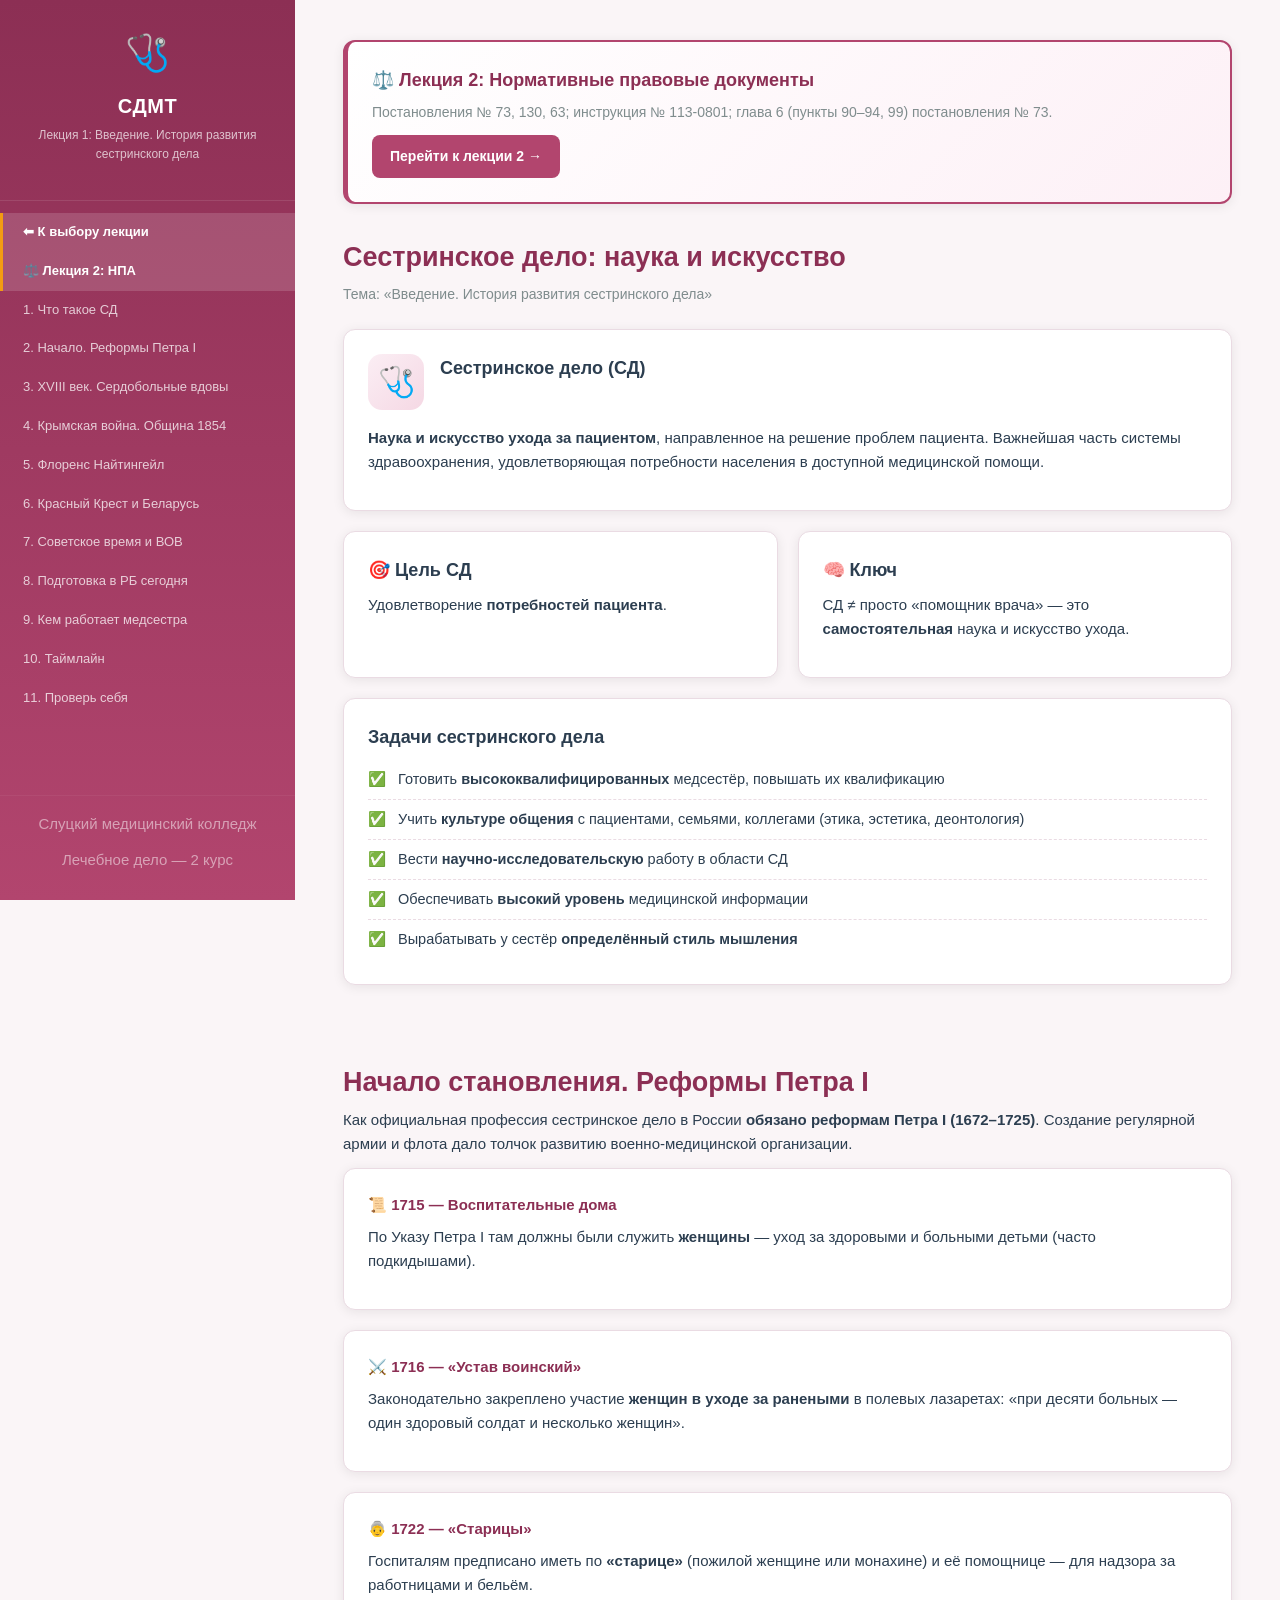
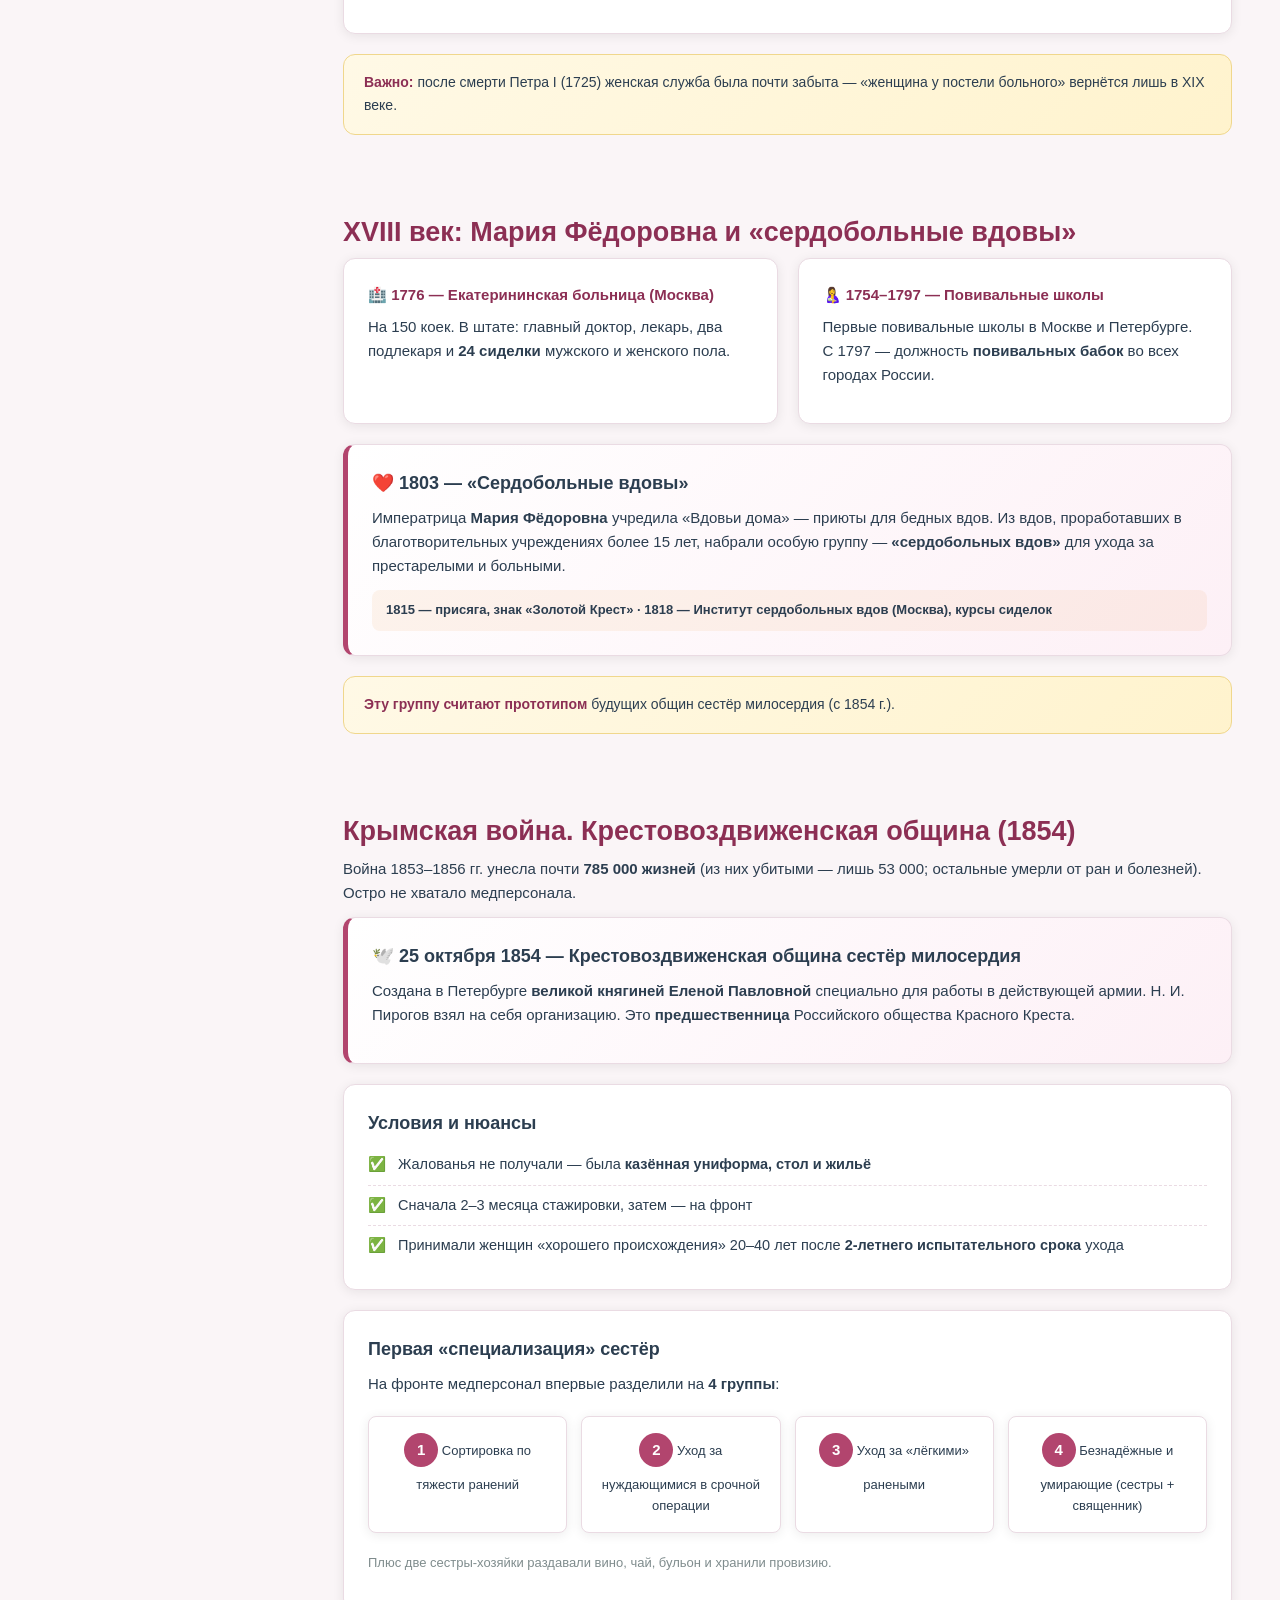
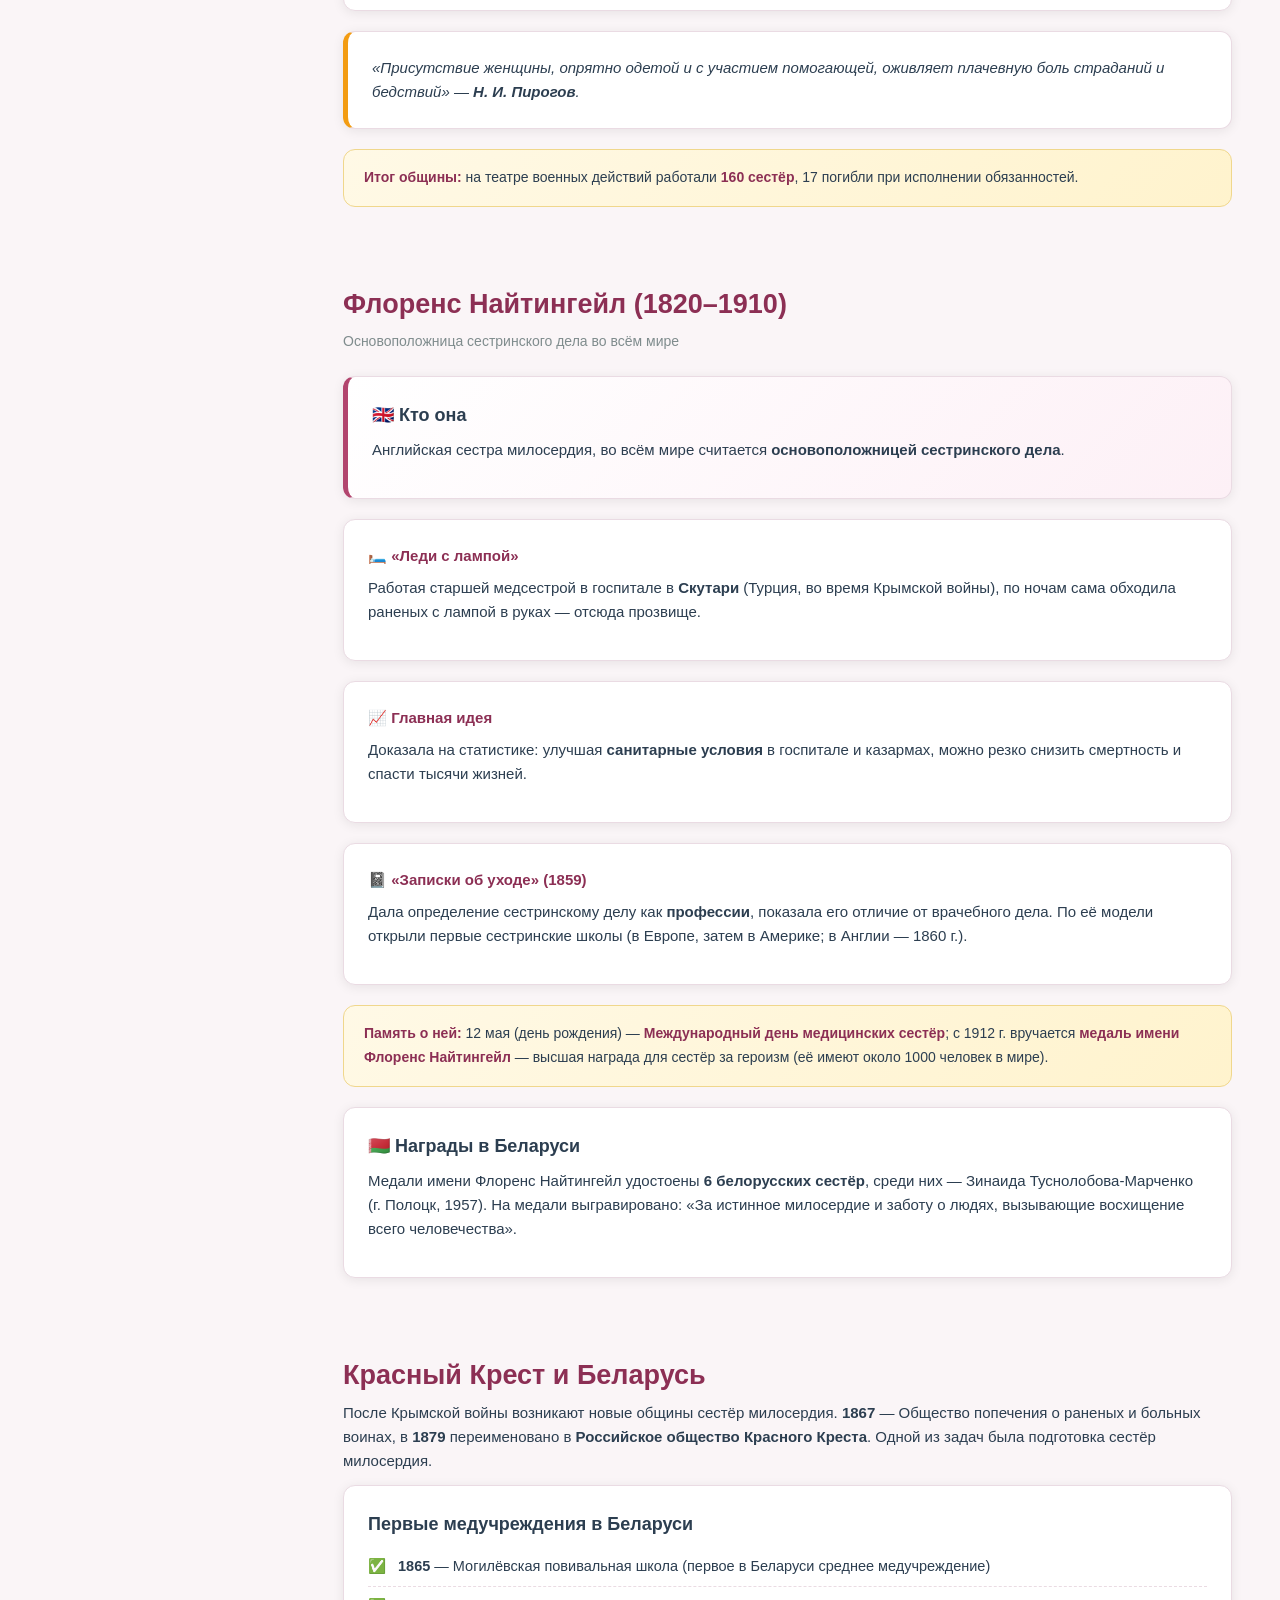
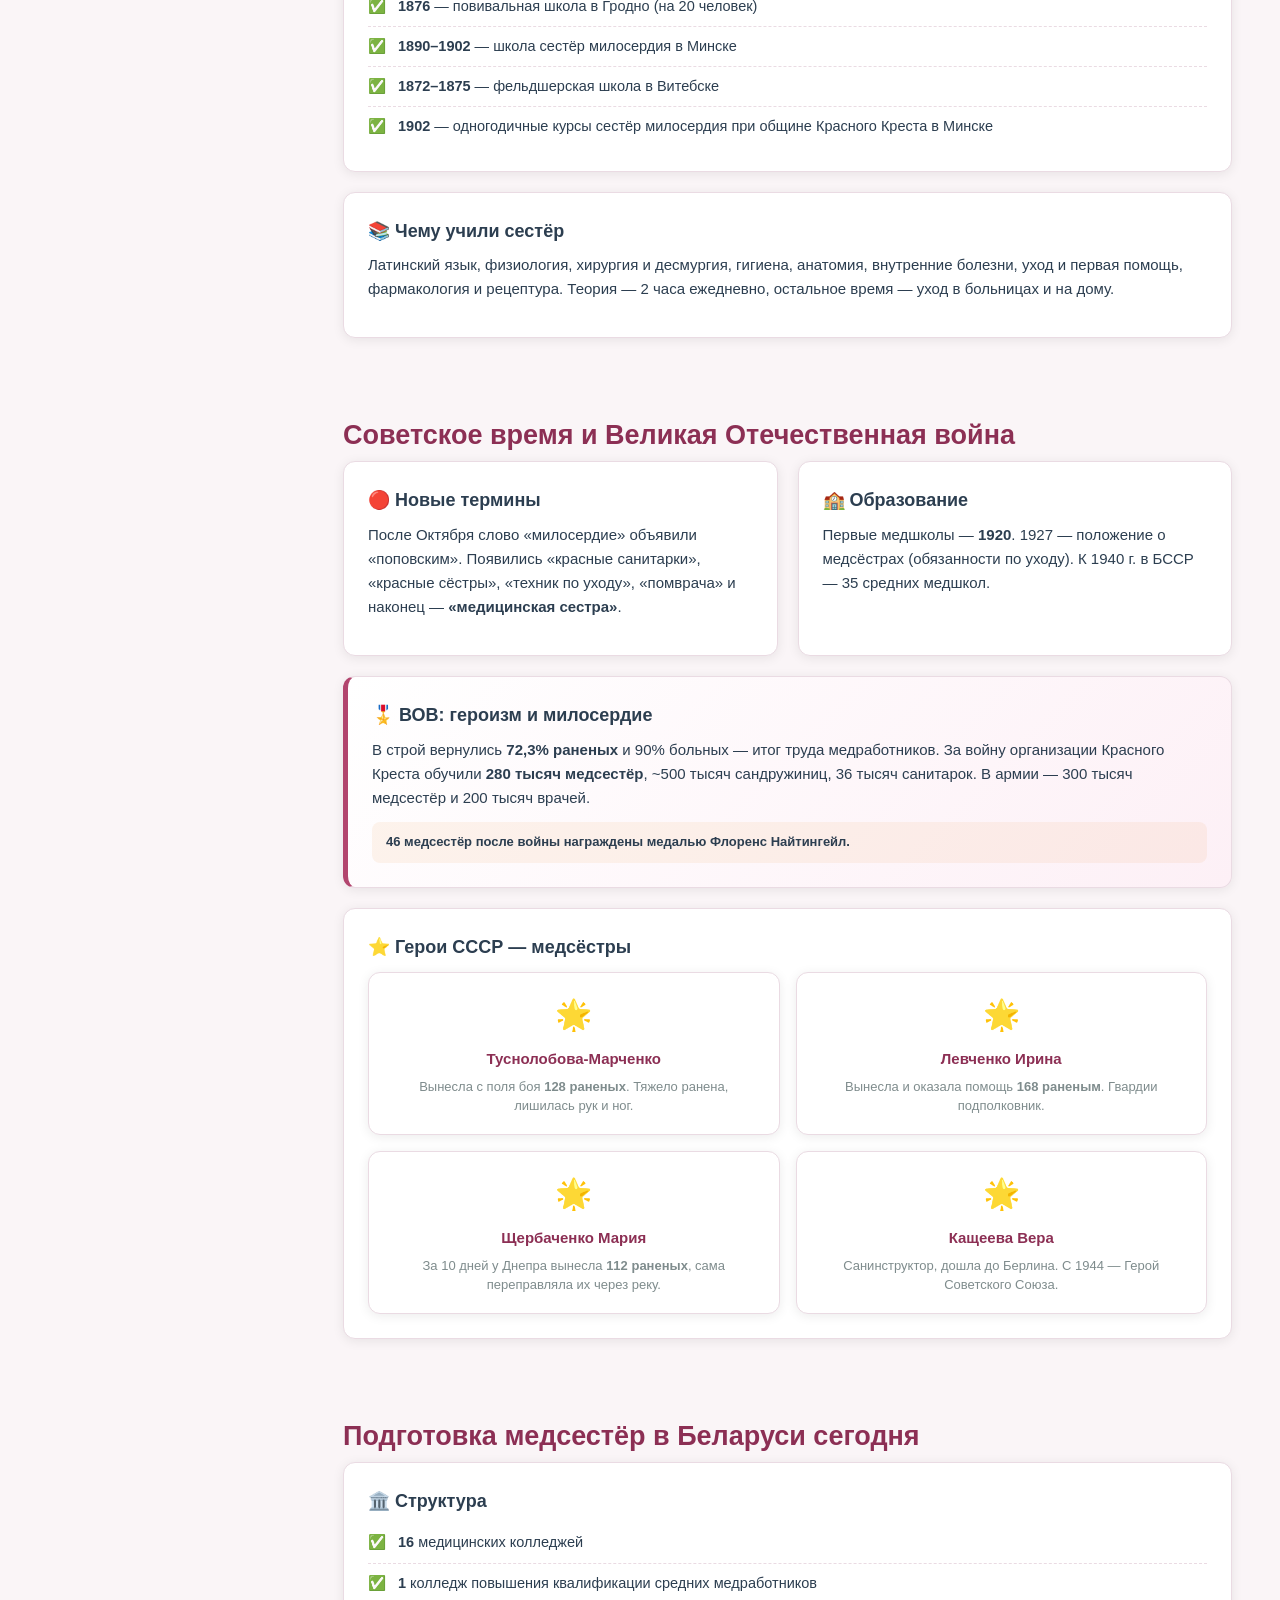
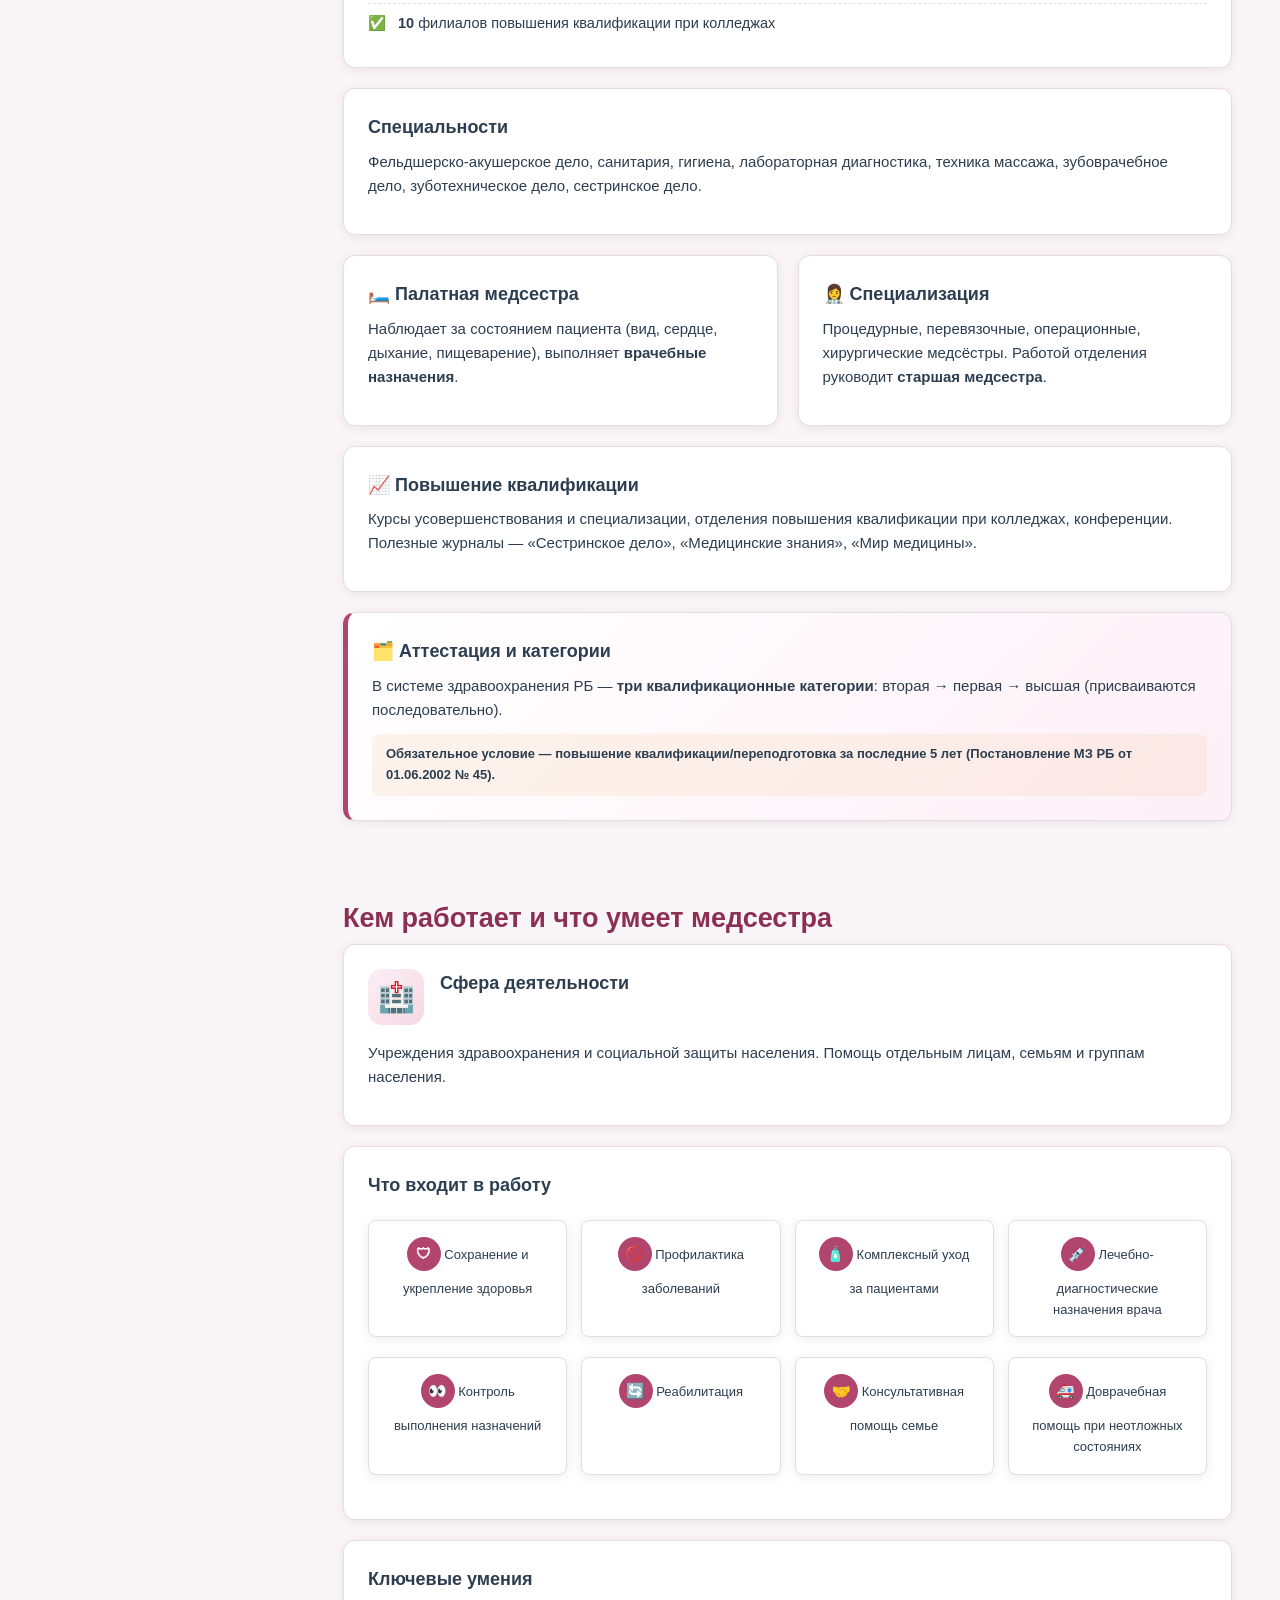
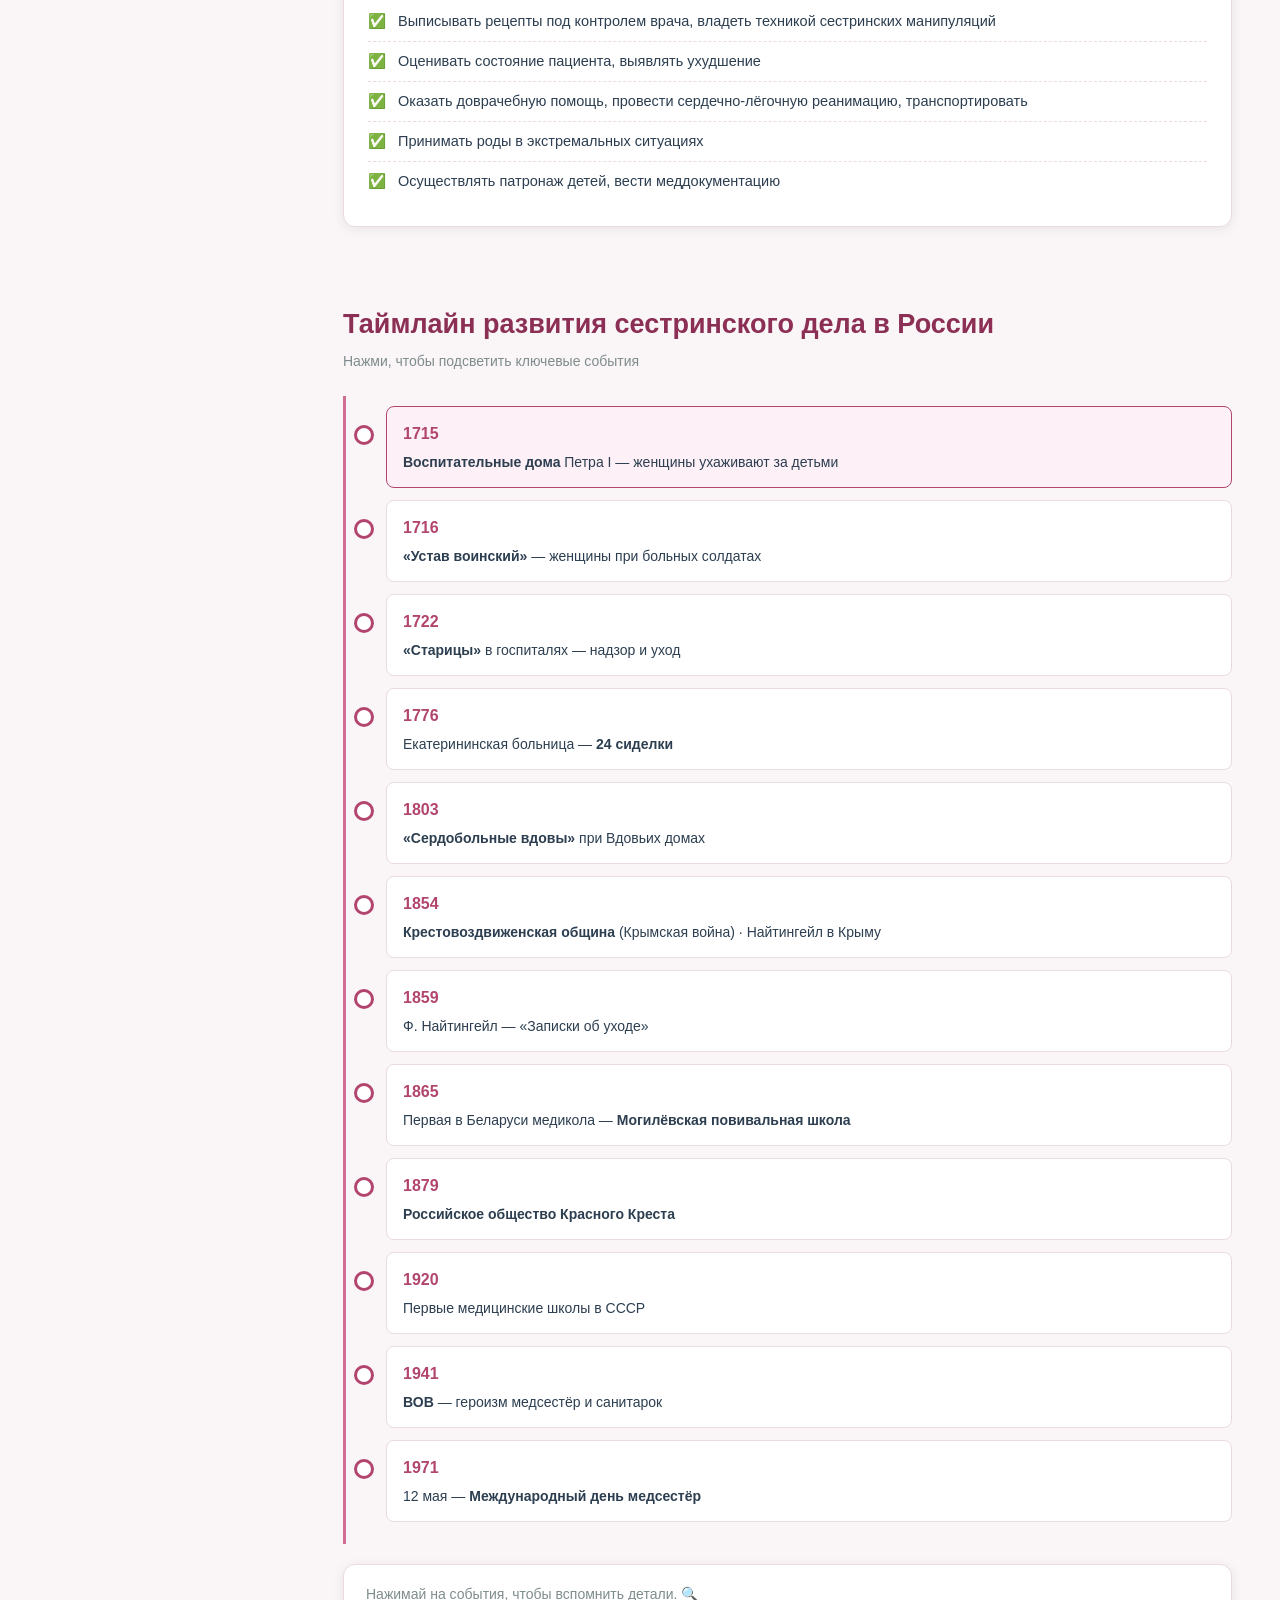
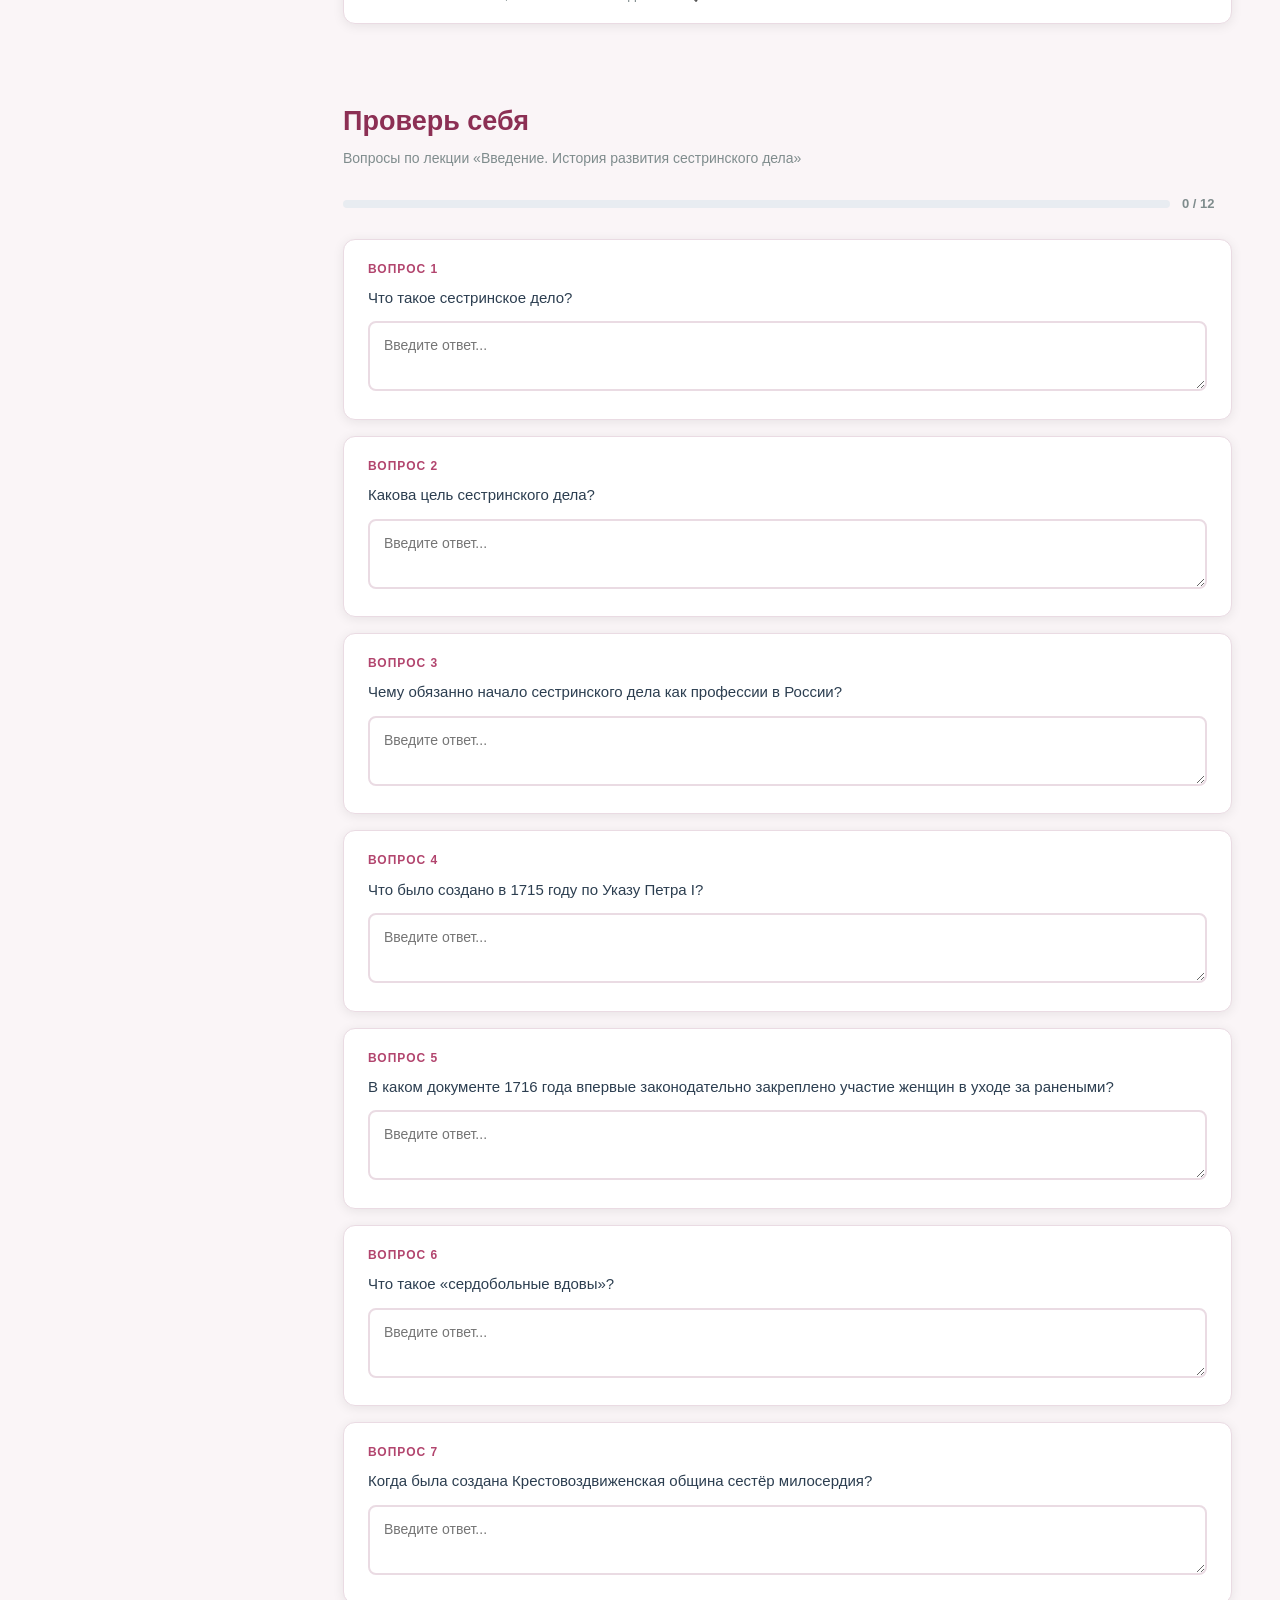
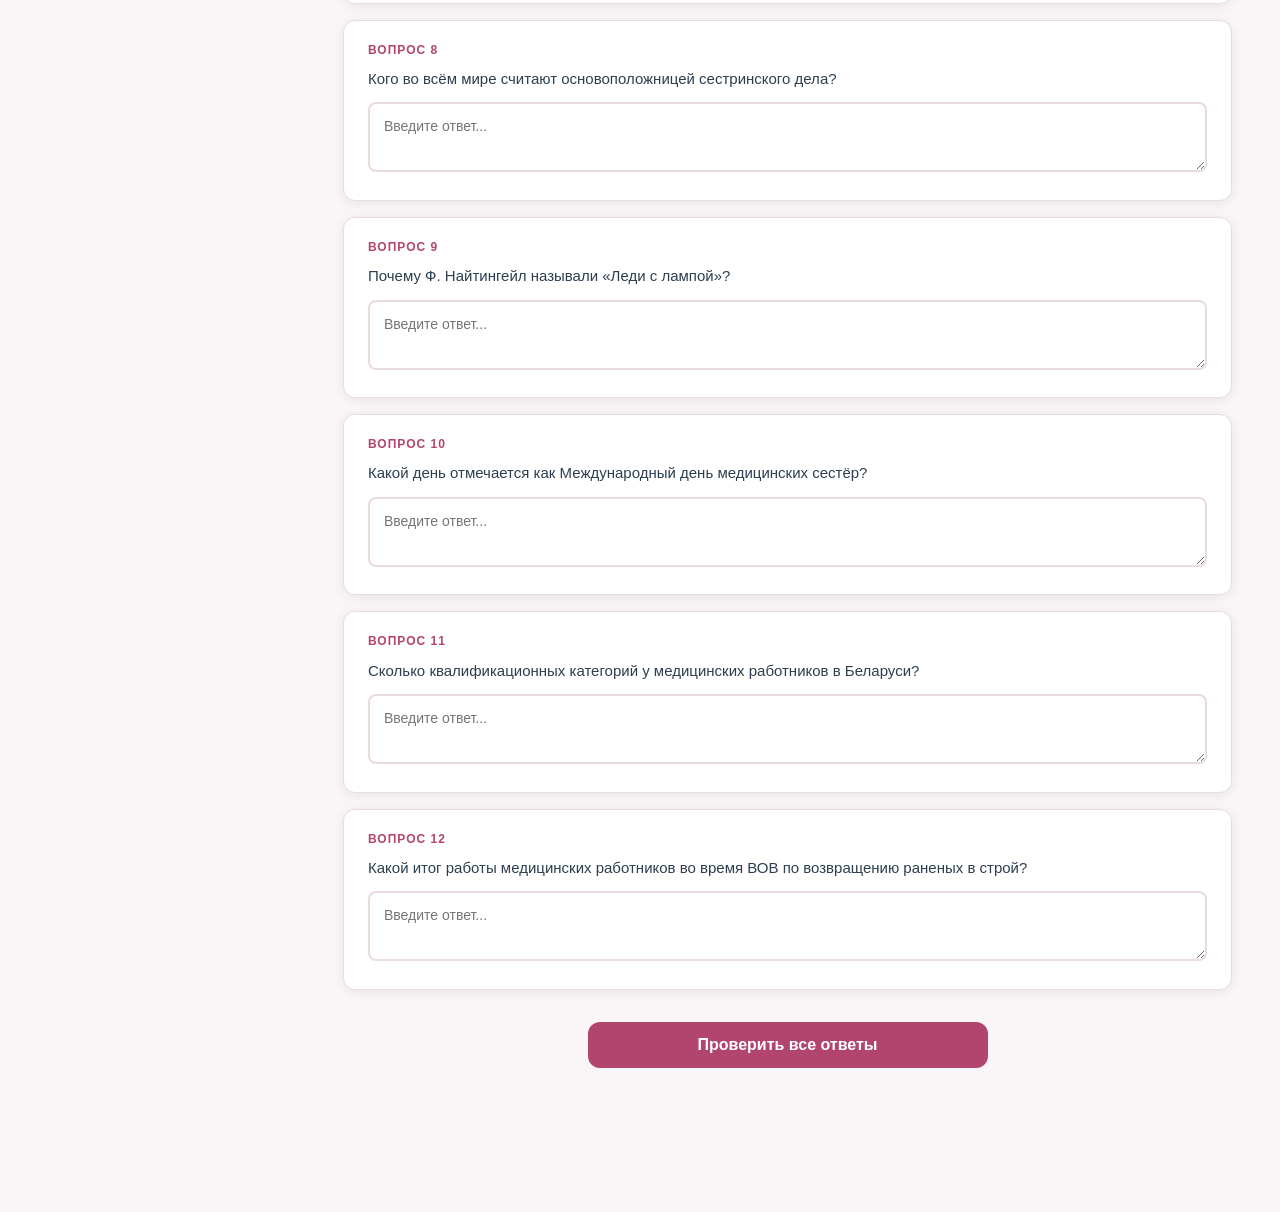
<file: SdmApp/index.html>
<!DOCTYPE html>
<html lang="ru">
<head>
    <meta charset="UTF-8">
    <meta name="viewport" content="width=device-width, initial-scale=1.0">
    <title>СДМТ — Лекция 1: Введение. История сестринского дела</title>
    <link rel="stylesheet" href="style.css">
</head>
<body>

<nav id="sidebar">
    <div class="sidebar-header">
        <div class="logo-icon">🩺</div>
        <h2>СДМТ</h2>
        <p class="subtitle">Лекция 1: Введение. История развития сестринского дела</p>
    </div>
    <ul>
        <li><a href="topics.html" style="background:rgba(255,255,255,0.15);border-left-color:var(--accent-light);color:#fff;font-weight:700;">⬅ К выбору лекции</a></li>
        <li><a href="npa.html" style="background:rgba(255,255,255,0.15);border-left-color:var(--accent-light);color:#fff;font-weight:700;">⚖️ Лекция 2: НПА</a></li>
        <li><a href="#intro" class="active" onclick="scrollToSection('intro', this)">1. Что такое СД</a></li>
        <li><a href="#peter" onclick="scrollToSection('peter', this)">2. Начало. Реформы Петра I</a></li>
        <li><a href="#maria" onclick="scrollToSection('maria', this)">3. XVIII век. Сердобольные вдовы</a></li>
        <li><a href="#crimea" onclick="scrollToSection('crimea', this)">4. Крымская война. Община 1854</a></li>
        <li><a href="#nightingale" onclick="scrollToSection('nightingale', this)">5. Флоренс Найтингейл</a></li>
        <li><a href="#redcross" onclick="scrollToSection('redcross', this)">6. Красный Крест и Беларусь</a></li>
        <li><a href="#soviet" onclick="scrollToSection('soviet', this)">7. Советское время и ВОВ</a></li>
        <li><a href="#today" onclick="scrollToSection('today', this)">8. Подготовка в РБ сегодня</a></li>
        <li><a href="#qualif" onclick="scrollToSection('qualif', this)">9. Кем работает медсестра</a></li>
        <li><a href="#timeline" onclick="scrollToSection('timeline', this)">10. Таймлайн</a></li>
        <li><a href="#quiz" onclick="scrollToSection('quiz', this)">11. Проверь себя</a></li>
    </ul>
    <div class="sidebar-footer">
        <p>Слуцкий медицинский колледж</p>
        <p>Лечебное дело — 2 курс</p>
    </div>
</nav>

<main id="content">

    <div class="npa-banner card">
        <h3>⚖️ Лекция 2: Нормативные правовые документы</h3>
        <p>Постановления № 73, 130, 63; инструкция № 113-0801; глава 6 (пункты 90–94, 99) постановления № 73.</p>
        <a href="npa.html" class="btn-nav">Перейти к лекции 2 →</a>
    </div>

    <section id="intro" class="section">
        <h1>Сестринское дело: наука и искусство</h1>
        <p class="section-subtitle">Тема: «Введение. История развития сестринского дела»</p>

        <div class="card definition-card">
            <div class="card-icon">🩺</div>
            <h3>Сестринское дело (СД)</h3>
            <p><strong>Наука и искусство ухода за пациентом</strong>, направленное на решение проблем пациента. Важнейшая часть системы здравоохранения, удовлетворяющая потребности населения в доступной медицинской помощи.</p>
        </div>

        <div class="two-col">
            <div class="card">
                <h3>🎯 Цель СД</h3>
                <p>Удовлетворение <strong>потребностей пациента</strong>.</p>
            </div>
            <div class="card">
                <h3>🧠 Ключ</h3>
                <p>СД ≠ просто «помощник врача» — это <strong>самостоятельная</strong> наука и искусство ухода.</p>
            </div>
        </div>

        <div class="card">
            <h3>Задачи сестринского дела</h3>
            <ul class="task-list">
                <li>Готовить <strong>высококвалифицированных</strong> медсестёр, повышать их квалификацию</li>
                <li>Учить <strong>культуре общения</strong> с пациентами, семьями, коллегами (этика, эстетика, деонтология)</li>
                <li>Вести <strong>научно-исследовательскую</strong> работу в области СД</li>
                <li>Обеспечивать <strong>высокий уровень</strong> медицинской информации</li>
                <li>Вырабатывать у сестёр <strong>определённый стиль мышления</strong></li>
            </ul>
        </div>
    </section>

    <section id="peter" class="section">
        <h1>Начало становления. Реформы Петра I</h1>
        <p>Как официальная профессия сестринское дело в России <strong>обязано реформам Петра I (1672–1725)</strong>. Создание регулярной армии и флота дало толчок развитию военно-медицинской организации.</p>

        <div class="card">
            <div class="event-head">📜 1715 — Воспитательные дома</div>
            <p>По Указу Петра I там должны были служить <strong>женщины</strong> — уход за здоровыми и больными детьми (часто подкидышами).</p>
        </div>

        <div class="card">
            <div class="event-head">⚔️ 1716 — «Устав воинский»</div>
            <p>Законодательно закреплено участие <strong>женщин в уходе за ранеными</strong> в полевых лазаретах: «при десяти больных — один здоровый солдат и несколько женщин».</p>
        </div>

        <div class="card">
            <div class="event-head">👵 1722 — «Старицы»</div>
            <p>Госпиталям предписано иметь по <strong>«старице»</strong> (пожилой женщине или монахине) и её помощнице — для надзора за работницами и бельём.</p>
        </div>

        <div class="key-point">
            <strong>Важно:</strong> после смерти Петра I (1725) женская служба была почти забыта — «женщина у постели больного» вернётся лишь в XIX веке.
        </div>
    </section>

    <section id="maria" class="section">
        <h1>XVIII век: Мария Фёдоровна и «сердобольные вдовы»</h1>

        <div class="two-col">
            <div class="card">
                <div class="event-head">🏥 1776 — Екатерининская больница (Москва)</div>
                <p>На 150 коек. В штате: главный доктор, лекарь, два подлекаря и <strong>24 сиделки</strong> мужского и женского пола.</p>
            </div>
            <div class="card">
                <div class="event-head">🤱 1754–1797 — Повивальные школы</div>
                <p>Первые повивальные школы в Москве и Петербурге. С 1797 — должность <strong>повивальных бабок</strong> во всех городах России.</p>
            </div>
        </div>

        <div class="card highlight-card">
            <h3>❤️ 1803 — «Сердобольные вдовы»</h3>
            <p>Императрица <strong>Мария Фёдоровна</strong> учредила «Вдовьи дома» — приюты для бедных вдов. Из вдов, проработавших в благотворительных учреждениях более 15 лет, набрали особую группу — <strong>«сердобольных вдов»</strong> для ухода за престарелыми и больными.</p>
            <div class="key-mini">1815 — присяга, знак «Золотой Крест» · 1818 — Институт сердобольных вдов (Москва), курсы сиделок</div>
        </div>

        <div class="key-point">
            <strong>Эту группу считают прототипом</strong> будущих общин сестёр милосердия (с 1854 г.).
        </div>
    </section>

    <section id="crimea" class="section">
        <h1>Крымская война. Крестовоздвиженская община (1854)</h1>
        <p>Война 1853–1856 гг. унесла почти <strong>785 000 жизней</strong> (из них убитыми — лишь 53 000; остальные умерли от ран и болезней). Остро не хватало медперсонала.</p>

        <div class="card highlight-card">
            <h3>🕊️ 25 октября 1854 — Крестовоздвиженская община сестёр милосердия</h3>
            <p>Создана в Петербурге <strong>великой княгиней Еленой Павловной</strong> специально для работы в действующей армии. Н. И. Пирогов взял на себя организацию. Это <strong>предшественница</strong> Российского общества Красного Креста.</p>
        </div>

        <div class="card">
            <h3>Условия и нюансы</h3>
            <ul class="task-list">
                <li>Жалованья не получали — была <strong>казённая униформа, стол и жильё</strong></li>
                <li>Сначала 2–3 месяца стажировки, затем — на фронт</li>
                <li>Принимали женщин «хорошего происхождения» 20–40 лет после <strong>2-летнего испытательного срока</strong> ухода</li>
            </ul>
        </div>

        <div class="card">
            <h3>Первая «специализация» сестёр</h3>
            <p>На фронте медперсонал впервые разделили на <strong>4 группы</strong>:</p>
            <div class="flow-steps">
                <div class="flow-step"><span class="step-num">1</span> Сортировка по тяжести ранений</div>
                <div class="flow-step"><span class="step-num">2</span> Уход за нуждающимися в срочной операции</div>
                <div class="flow-step"><span class="step-num">3</span> Уход за «лёгкими» ранеными</div>
                <div class="flow-step"><span class="step-num">4</span> Безнадёжные и умирающие (сестры + священник)</div>
            </div>
            <p class="note">Плюс две сестры-хозяйки раздавали вино, чай, бульон и хранили провизию.</p>
        </div>

        <div class="card quote-card">
            <p>«Присутствие женщины, опрятно одетой и с участием помогающей, оживляет плачевную боль страданий и бедствий» — <strong>Н. И. Пирогов</strong>.</p>
        </div>

        <div class="key-point">
            <strong>Итог общины:</strong> на театре военных действий работали <strong>160 сестёр</strong>, 17 погибли при исполнении обязанностей.
        </div>
    </section>

    <section id="nightingale" class="section">
        <h1>Флоренс Найтингейл (1820–1910)</h1>
        <p class="section-subtitle">Основоположница сестринского дела во всём мире</p>

        <div class="card highlight-card">
            <h3>🇬🇧 Кто она</h3>
            <p>Английская сестра милосердия, во всём мире считается <strong>основоположницей сестринского дела</strong>.</p>
        </div>

        <div class="card">
            <div class="event-head">🛏️ «Леди с лампой»</div>
            <p>Работая старшей медсестрой в госпитале в <strong>Скутари</strong> (Турция, во время Крымской войны), по ночам сама обходила раненых с лампой в руках — отсюда прозвище.</p>
        </div>

        <div class="card">
            <div class="event-head">📈 Главная идея</div>
            <p>Доказала на статистике: улучшая <strong>санитарные условия</strong> в госпитале и казармах, можно резко снизить смертность и спасти тысячи жизней.</p>
        </div>

        <div class="card">
            <div class="event-head">📓 «Записки об уходе» (1859)</div>
            <p>Дала определение сестринскому делу как <strong>профессии</strong>, показала его отличие от врачебного дела. По её модели открыли первые сестринские школы (в Европе, затем в Америке; в Англии — 1860 г.).</p>
        </div>

        <div class="key-point">
            <strong>Память о ней:</strong> 12 мая (день рождения) — <strong>Международный день медицинских сестёр</strong>; с 1912 г. вручается <strong>медаль имени Флоренс Найтингейл</strong> — высшая награда для сестёр за героизм (её имеют около 1000 человек в мире).
        </div>

        <div class="card">
            <h3>🇧🇾 Награды в Беларуси</h3>
            <p>Медали имени Флоренс Найтингейл удостоены <strong>6 белорусских сестёр</strong>, среди них — Зинаида Туснолобова-Марченко (г. Полоцк, 1957). На медали выгравировано: «За истинное милосердие и заботу о людях, вызывающие восхищение всего человечества».</p>
        </div>
    </section>

    <section id="redcross" class="section">
        <h1>Красный Крест и Беларусь</h1>
        <p>После Крымской войны возникают новые общины сестёр милосердия. <strong>1867</strong> — Общество попечения о раненых и больных воинах, в <strong>1879</strong> переименовано в <strong>Российское общество Красного Креста</strong>. Одной из задач была подготовка сестёр милосердия.</p>

        <div class="card">
            <h3>Первые медучреждения в Беларуси</h3>
            <ul class="task-list">
                <li><strong>1865</strong> — Могилёвская повивальная школа (первое в Беларуси среднее медучреждение)</li>
                <li><strong>1876</strong> — повивальная школа в Гродно (на 20 человек)</li>
                <li><strong>1890–1902</strong> — школа сестёр милосердия в Минске</li>
                <li><strong>1872–1875</strong> — фельдшерская школа в Витебске</li>
                <li><strong>1902</strong> — одногодичные курсы сестёр милосердия при общине Красного Креста в Минске</li>
            </ul>
        </div>

        <div class="card">
            <h3>📚 Чему учили сестёр</h3>
            <p>Латинский язык, физиология, хирургия и десмургия, гигиена, анатомия, внутренние болезни, уход и первая помощь, фармакология и рецептура. Теория — 2 часа ежедневно, остальное время — уход в больницах и на дому.</p>
        </div>
    </section>

    <section id="soviet" class="section">
        <h1>Советское время и Великая Отечественная война</h1>

        <div class="two-col">
            <div class="card">
                <h3>🔴 Новые термины</h3>
                <p>После Октября слово «милосердие» объявили «поповским». Появились «красные санитарки», «красные сёстры», «техник по уходу», «помврача» и наконец — <strong>«медицинская сестра»</strong>.</p>
            </div>
            <div class="card">
                <h3>🏫 Образование</h3>
                <p>Первые медшколы — <strong>1920</strong>. 1927 — положение о медсёстрах (обязанности по уходу). К 1940 г. в БССР — 35 средних медшкол.</p>
            </div>
        </div>

        <div class="card highlight-card">
            <h3>🎖️ ВОВ: героизм и милосердие</h3>
            <p>В строй вернулись <strong>72,3% раненых</strong> и 90% больных — итог труда медработников. За войну организации Красного Креста обучили <strong>280 тысяч медсестёр</strong>, ~500 тысяч сандружиниц, 36 тысяч санитарок. В армии — 300 тысяч медсестёр и 200 тысяч врачей.</p>
            <div class="key-mini">46 медсестёр после войны награждены медалью Флоренс Найтингейл.</div>
        </div>

        <div class="card">
            <h3>⭐ Герои СССР — медсёстры</h3>
            <div class="hero-grid">
                <div class="hero-card">
                    <div class="hero-icon">🌟</div>
                    <h4>Туснолобова-Марченко</h4>
                    <p>Вынесла с поля боя <strong>128 раненых</strong>. Тяжело ранена, лишилась рук и ног.</p>
                </div>
                <div class="hero-card">
                    <div class="hero-icon">🌟</div>
                    <h4>Левченко Ирина</h4>
                    <p>Вынесла и оказала помощь <strong>168 раненым</strong>. Гвардии подполковник.</p>
                </div>
                <div class="hero-card">
                    <div class="hero-icon">🌟</div>
                    <h4>Щербаченко Мария</h4>
                    <p>За 10 дней у Днепра вынесла <strong>112 раненых</strong>, сама переправляла их через реку.</p>
                </div>
                <div class="hero-card">
                    <div class="hero-icon">🌟</div>
                    <h4>Кащеева Вера</h4>
                    <p>Санинструктор, дошла до Берлина. С 1944 — Герой Советского Союза.</p>
                </div>
            </div>
        </div>
    </section>

    <section id="today" class="section">
        <h1>Подготовка медсестёр в Беларуси сегодня</h1>

        <div class="card">
            <h3>🏛️ Структура</h3>
            <ul class="task-list">
                <li><strong>16</strong> медицинских колледжей</li>
                <li><strong>1</strong> колледж повышения квалификации средних медработников</li>
                <li><strong>10</strong> филиалов повышения квалификации при колледжах</li>
            </ul>
        </div>

        <div class="card">
            <h3>Специальности</h3>
            <p>Фельдшерско-акушерское дело, санитария, гигиена, лабораторная диагностика, техника массажа, зубоврачебное дело, зуботехническое дело, сестринское дело.</p>
        </div>

        <div class="two-col">
            <div class="card">
                <h3>🛏️ Палатная медсестра</h3>
                <p>Наблюдает за состоянием пациента (вид, сердце, дыхание, пищеварение), выполняет <strong>врачебные назначения</strong>.</p>
            </div>
            <div class="card">
                <h3>👩‍⚕️ Специализация</h3>
                <p>Процедурные, перевязочные, операционные, хирургические медсёстры. Работой отделения руководит <strong>старшая медсестра</strong>.</p>
            </div>
        </div>

        <div class="card">
            <h3>📈 Повышение квалификации</h3>
            <p>Курсы усовершенствования и специализации, отделения повышения квалификации при колледжах, конференции. Полезные журналы — «Сестринское дело», «Медицинские знания», «Мир медицины».</p>
        </div>

        <div class="card highlight-card">
            <h3>🗂️ Аттестация и категории</h3>
            <p>В системе здравоохранения РБ — <strong>три квалификационные категории</strong>: вторая → первая → высшая (присваиваются последовательно).</p>
            <div class="key-mini">Обязательное условие — повышение квалификации/переподготовка за последние 5 лет (Постановление МЗ РБ от 01.06.2002 № 45).</div>
        </div>
    </section>

    <section id="qualif" class="section">
        <h1>Кем работает и что умеет медсестра</h1>

        <div class="card definition-card">
            <div class="card-icon">🏥</div>
            <h3>Сфера деятельности</h3>
            <p>Учреждения здравоохранения и социальной защиты населения. Помощь отдельным лицам, семьям и группам населения.</p>
        </div>

        <div class="card">
            <h3>Что входит в работу</h3>
            <div class="flow-steps">
                <div class="flow-step"><span class="step-num">🛡</span> Сохранение и укрепление здоровья</div>
                <div class="flow-step"><span class="step-num">🚫</span> Профилактика заболеваний</div>
                <div class="flow-step"><span class="step-num">🧴</span> Комплексный уход за пациентами</div>
                <div class="flow-step"><span class="step-num">💉</span> Лечебно-диагностические назначения врача</div>
            </div>
            <div class="flow-steps">
                <div class="flow-step"><span class="step-num">👀</span> Контроль выполнения назначений</div>
                <div class="flow-step"><span class="step-num">🔄</span> Реабилитация</div>
                <div class="flow-step"><span class="step-num">🤝</span> Консультативная помощь семье</div>
                <div class="flow-step"><span class="step-num">🚑</span> Доврачебная помощь при неотложных состояниях</div>
            </div>
        </div>

        <div class="card">
            <h3>Ключевые умения</h3>
            <ul class="task-list">
                <li>Выписывать рецепты под контролем врача, владеть техникой сестринских манипуляций</li>
                <li>Оценивать состояние пациента, выявлять ухудшение</li>
                <li>Оказать доврачебную помощь, провести сердечно-лёгочную реанимацию, транспортировать</li>
                <li>Принимать роды в экстремальных ситуациях</li>
                <li>Осуществлять патронаж детей, вести меддокументацию</li>
            </ul>
        </div>
    </section>

    <section id="timeline" class="section">
        <h1>Таймлайн развития сестринского дела в России</h1>
        <p class="section-subtitle">Нажми, чтобы подсветить ключевые события</p>

        <div class="timeline" id="timelineBox">
            <div class="tl-item active" data-tl="1715">
                <div class="tl-year">1715</div>
                <div class="tl-text"><strong>Воспитательные дома</strong> Петра I — женщины ухаживают за детьми</div>
            </div>
            <div class="tl-item" data-tl="1716">
                <div class="tl-year">1716</div>
                <div class="tl-text"><strong>«Устав воинский»</strong> — женщины при больных солдатах</div>
            </div>
            <div class="tl-item" data-tl="1722">
                <div class="tl-year">1722</div>
                <div class="tl-text"><strong>«Старицы»</strong> в госпиталях — надзор и уход</div>
            </div>
            <div class="tl-item" data-tl="1776">
                <div class="tl-year">1776</div>
                <div class="tl-text">Екатерининская больница — <strong>24 сиделки</strong></div>
            </div>
            <div class="tl-item" data-tl="1803">
                <div class="tl-year">1803</div>
                <div class="tl-text"><strong>«Сердобольные вдовы»</strong> при Вдовьих домах</div>
            </div>
            <div class="tl-item" data-tl="1854">
                <div class="tl-year">1854</div>
                <div class="tl-text"><strong>Крестовоздвиженская община</strong> (Крымская война) · Найтингейл в Крыму</div>
            </div>
            <div class="tl-item" data-tl="1859">
                <div class="tl-year">1859</div>
                <div class="tl-text">Ф. Найтингейл — «Записки об уходе»</div>
            </div>
            <div class="tl-item" data-tl="1865">
                <div class="tl-year">1865</div>
                <div class="tl-text">Первая в Беларуси медикола — <strong>Могилёвская повивальная школа</strong></div>
            </div>
            <div class="tl-item" data-tl="1879">
                <div class="tl-year">1879</div>
                <div class="tl-text"><strong>Российское общество Красного Креста</strong></div>
            </div>
            <div class="tl-item" data-tl="1920">
                <div class="tl-year">1920</div>
                <div class="tl-text">Первые медицинские школы в СССР</div>
            </div>
            <div class="tl-item" data-tl="1941">
                <div class="tl-year">1941</div>
                <div class="tl-text"><strong>ВОВ</strong> — героизм медсестёр и санитарок</div>
            </div>
            <div class="tl-item" data-tl="1971">
                <div class="tl-year">1971</div>
                <div class="tl-text">12 мая — <strong>Международный день медсестёр</strong></div>
            </div>
        </div>

        <div class="timeline-info" id="timelineInfo">
            <p>Нажимай на события, чтобы вспомнить детали. 🔍</p>
        </div>
    </section>

    <section id="quiz" class="section">
        <h1>Проверь себя</h1>
        <p class="section-subtitle">Вопросы по лекции «Введение. История развития сестринского дела»</p>

        <div class="quiz-progress">
            <div class="progress-bar">
                <div class="progress-fill" id="progressFill"></div>
            </div>
            <span id="progressText">0 / 12</span>
        </div>

        <div id="quizContainer"></div>

        <div class="quiz-result" id="quizResult" style="display:none;">
            <h2 id="resultTitle"></h2>
            <p id="resultText"></p>
            <button class="btn-retry" onclick="resetQuiz()">Пройти ещё раз</button>
        </div>

        <button class="btn-check" id="btnCheck" onclick="checkAllAnswers()">Проверить все ответы</button>
    </section>

</main>

<script src="script.js"></script>
</body>
</html>
</file>
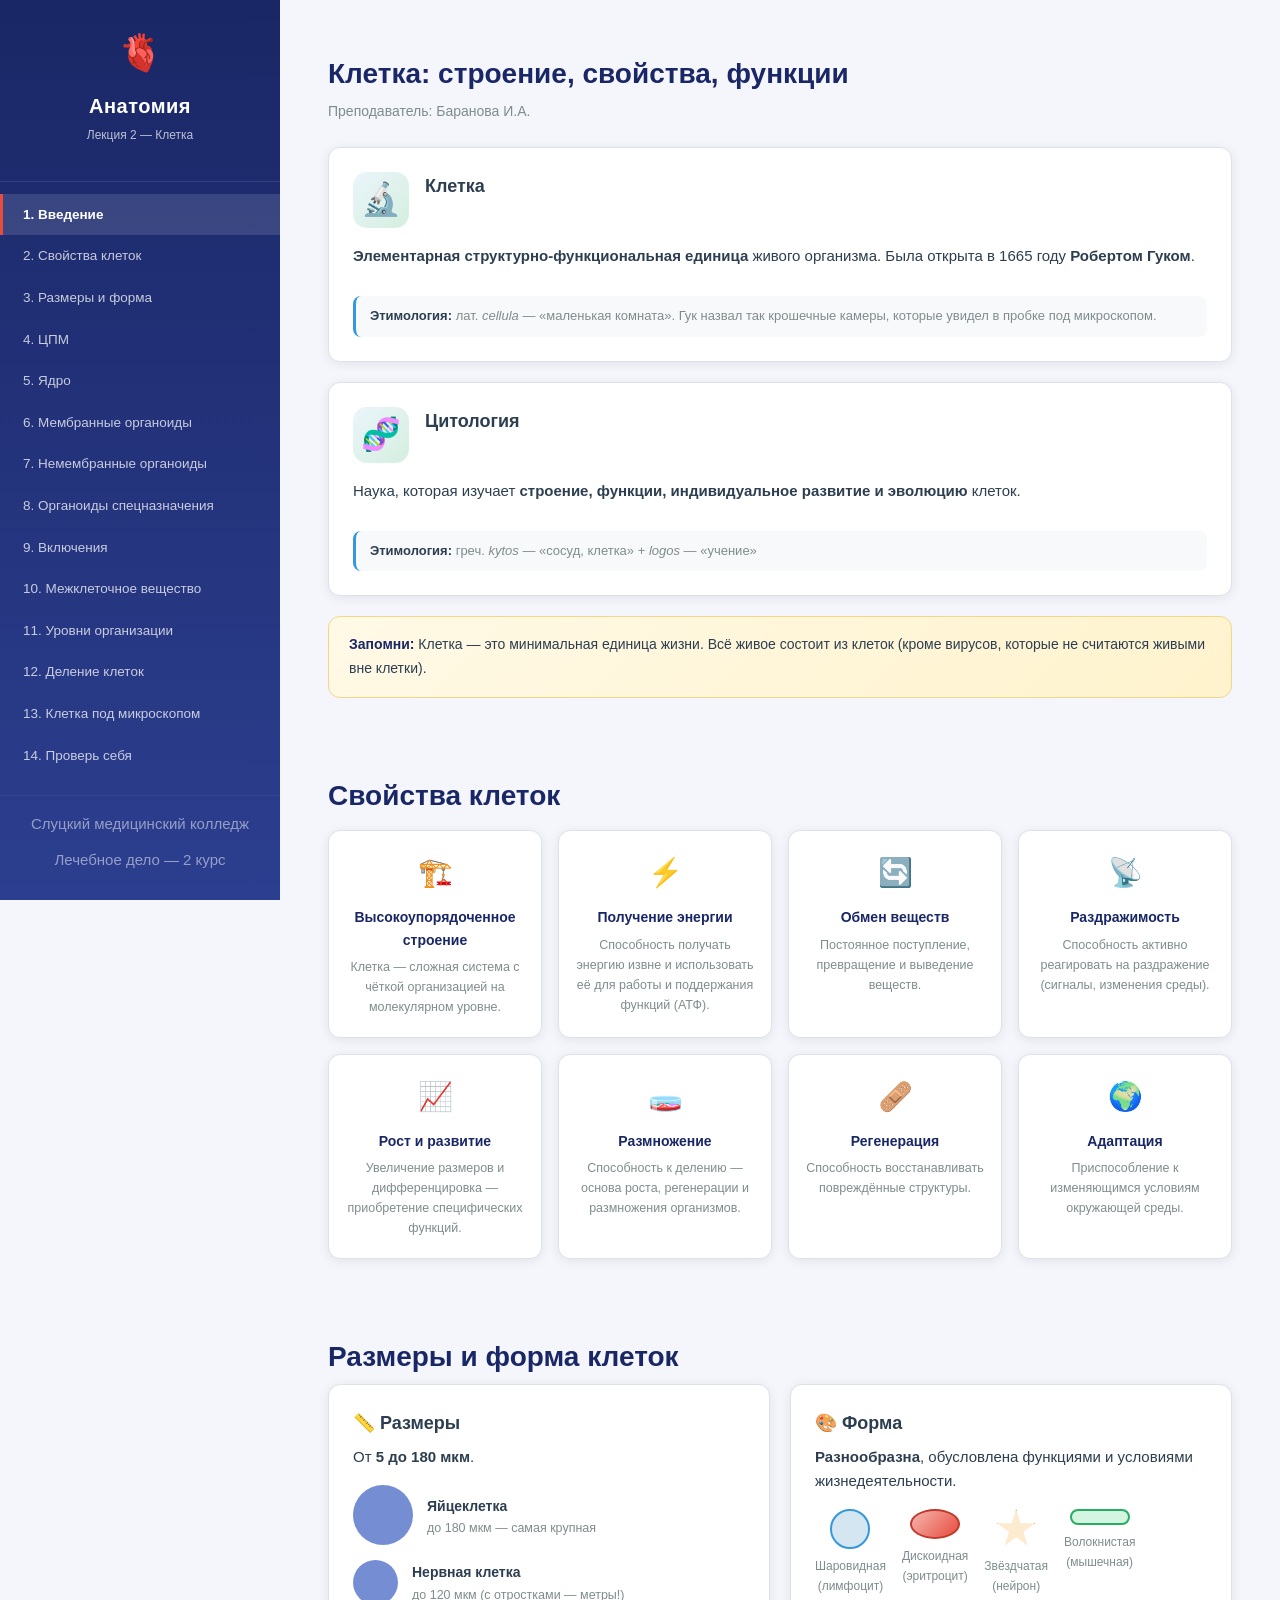
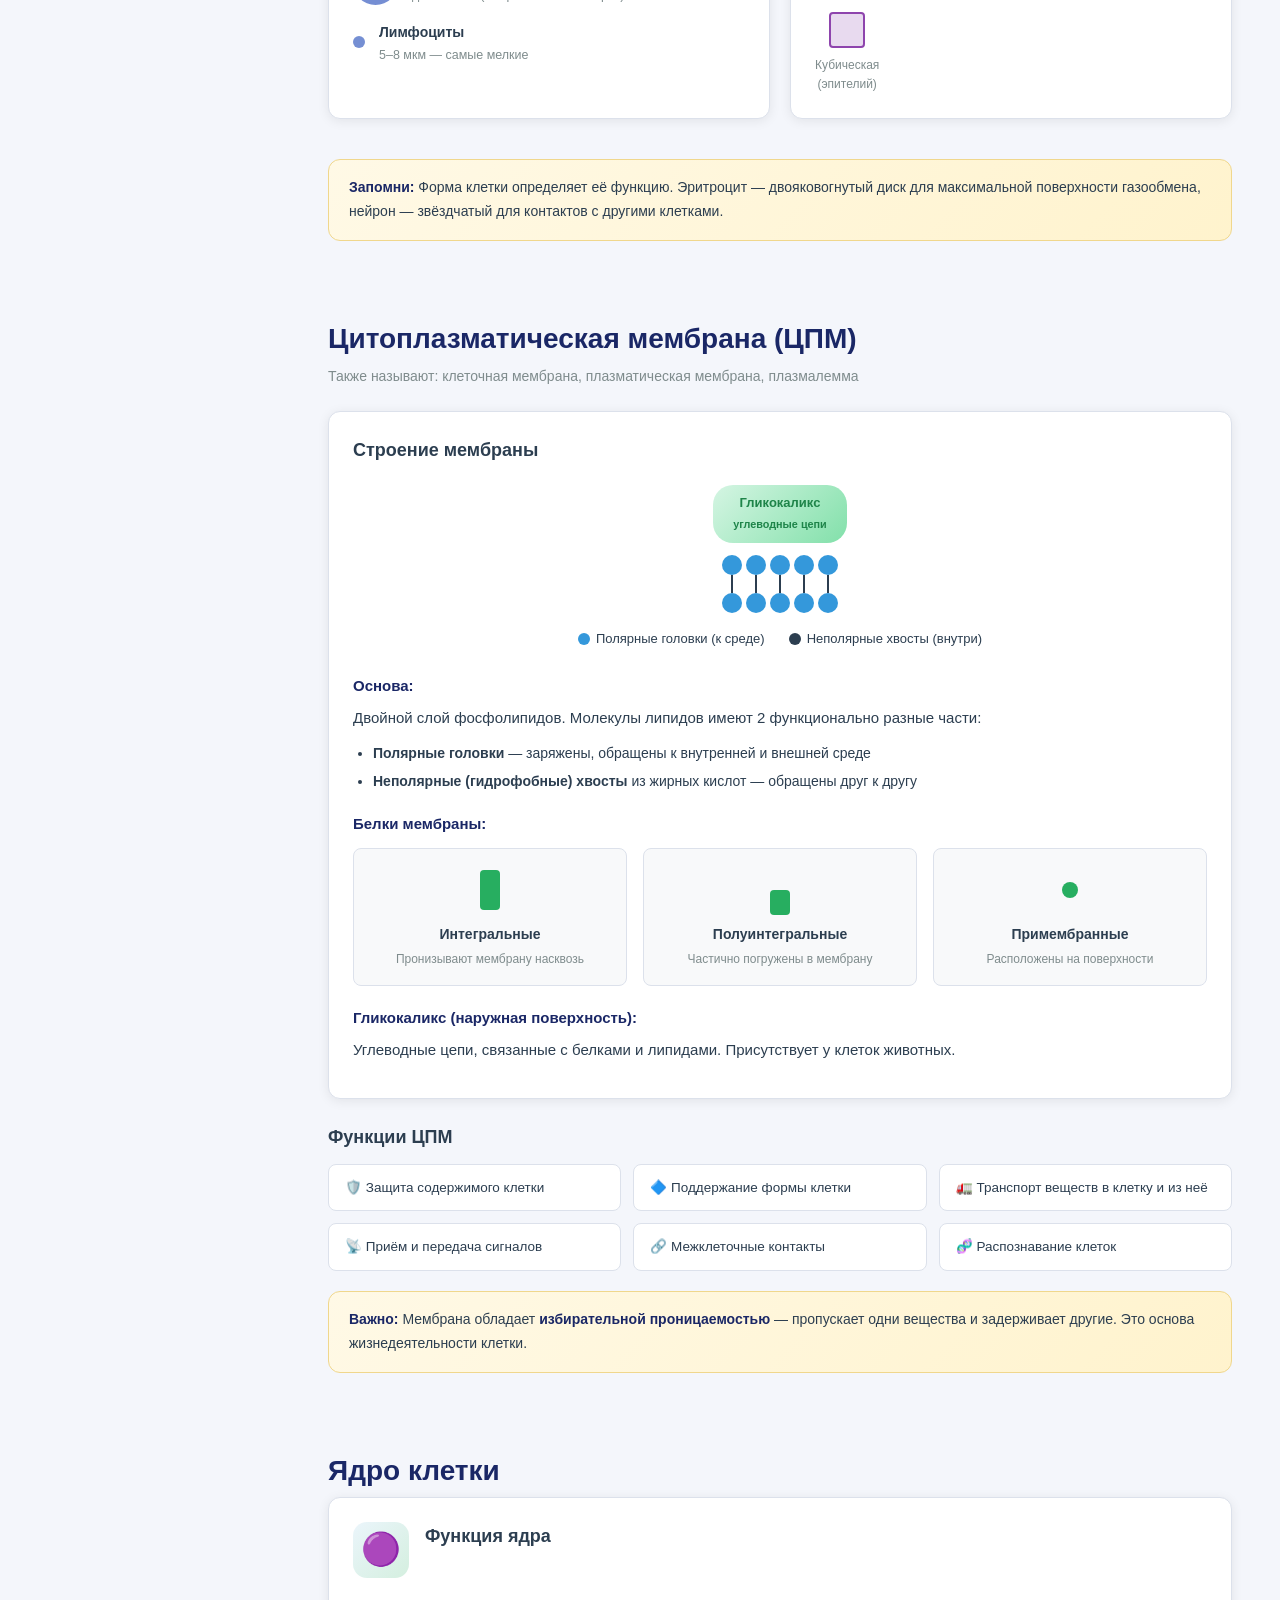
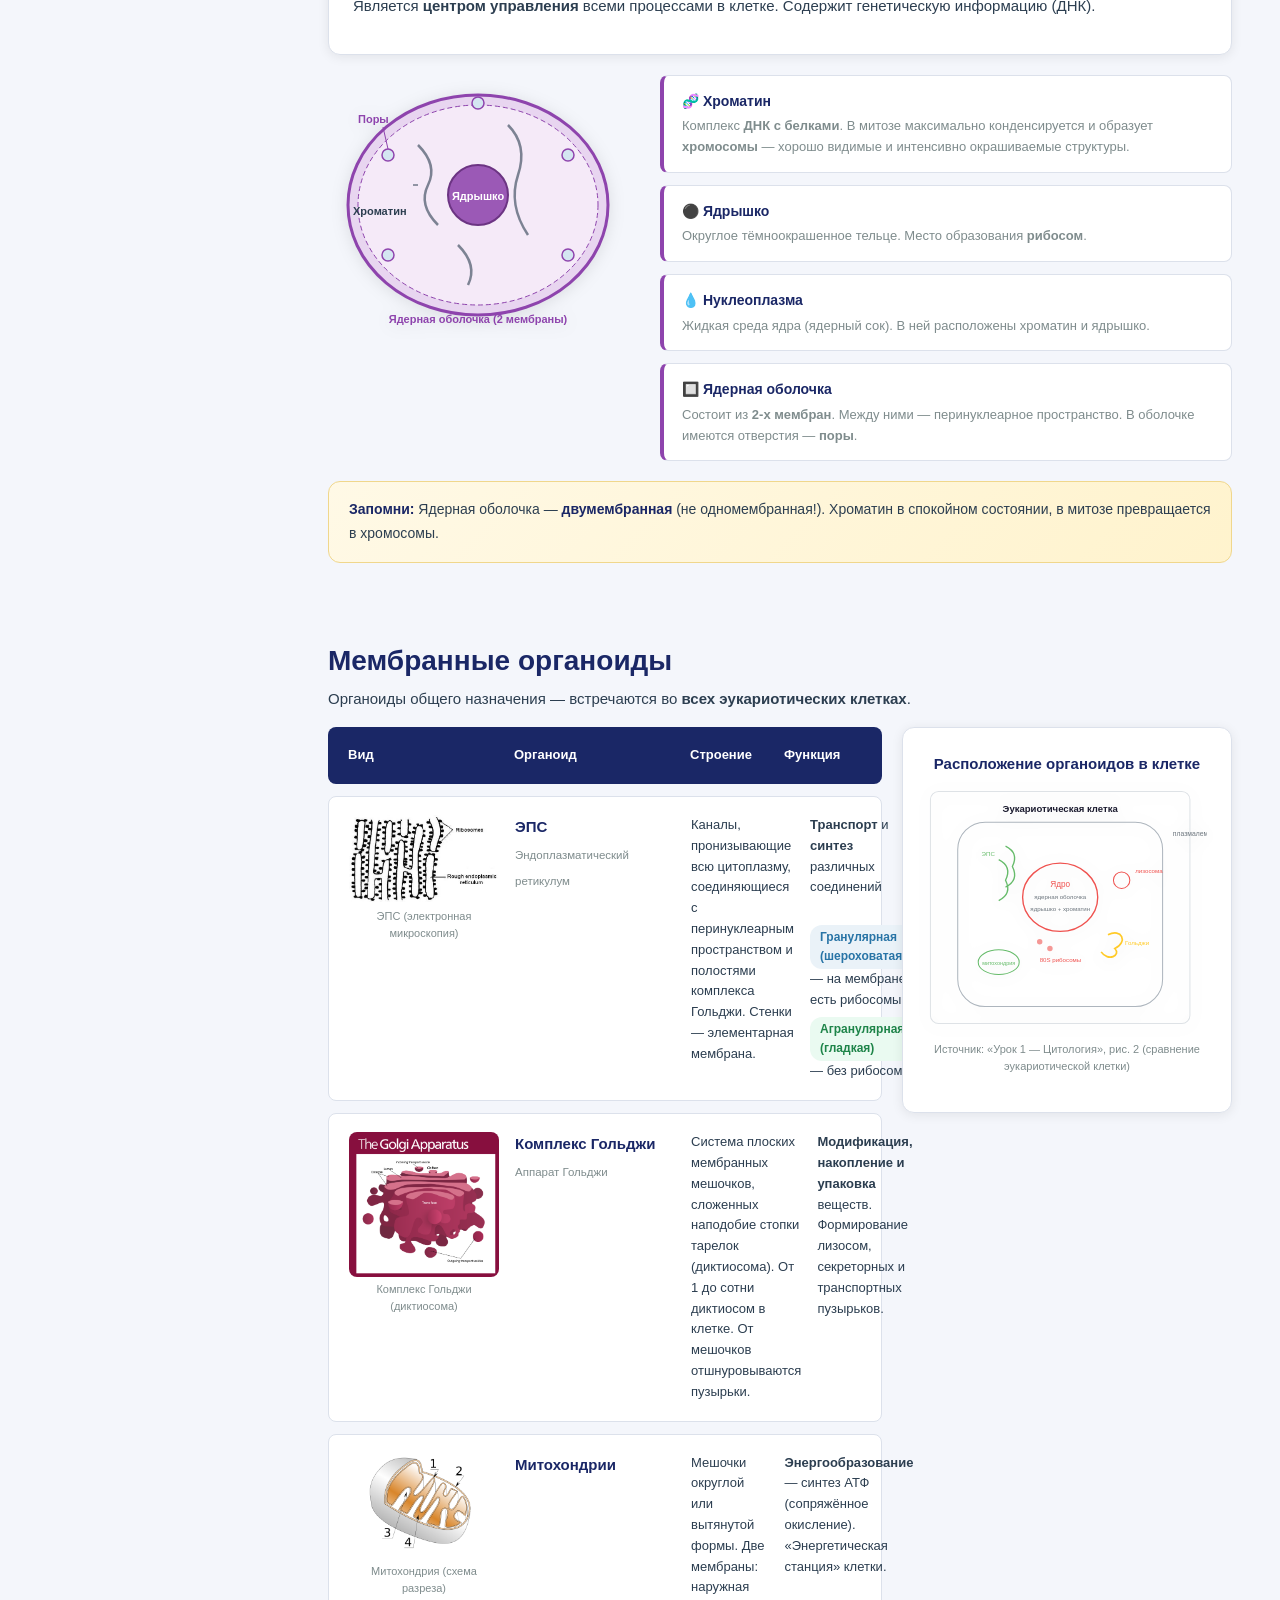
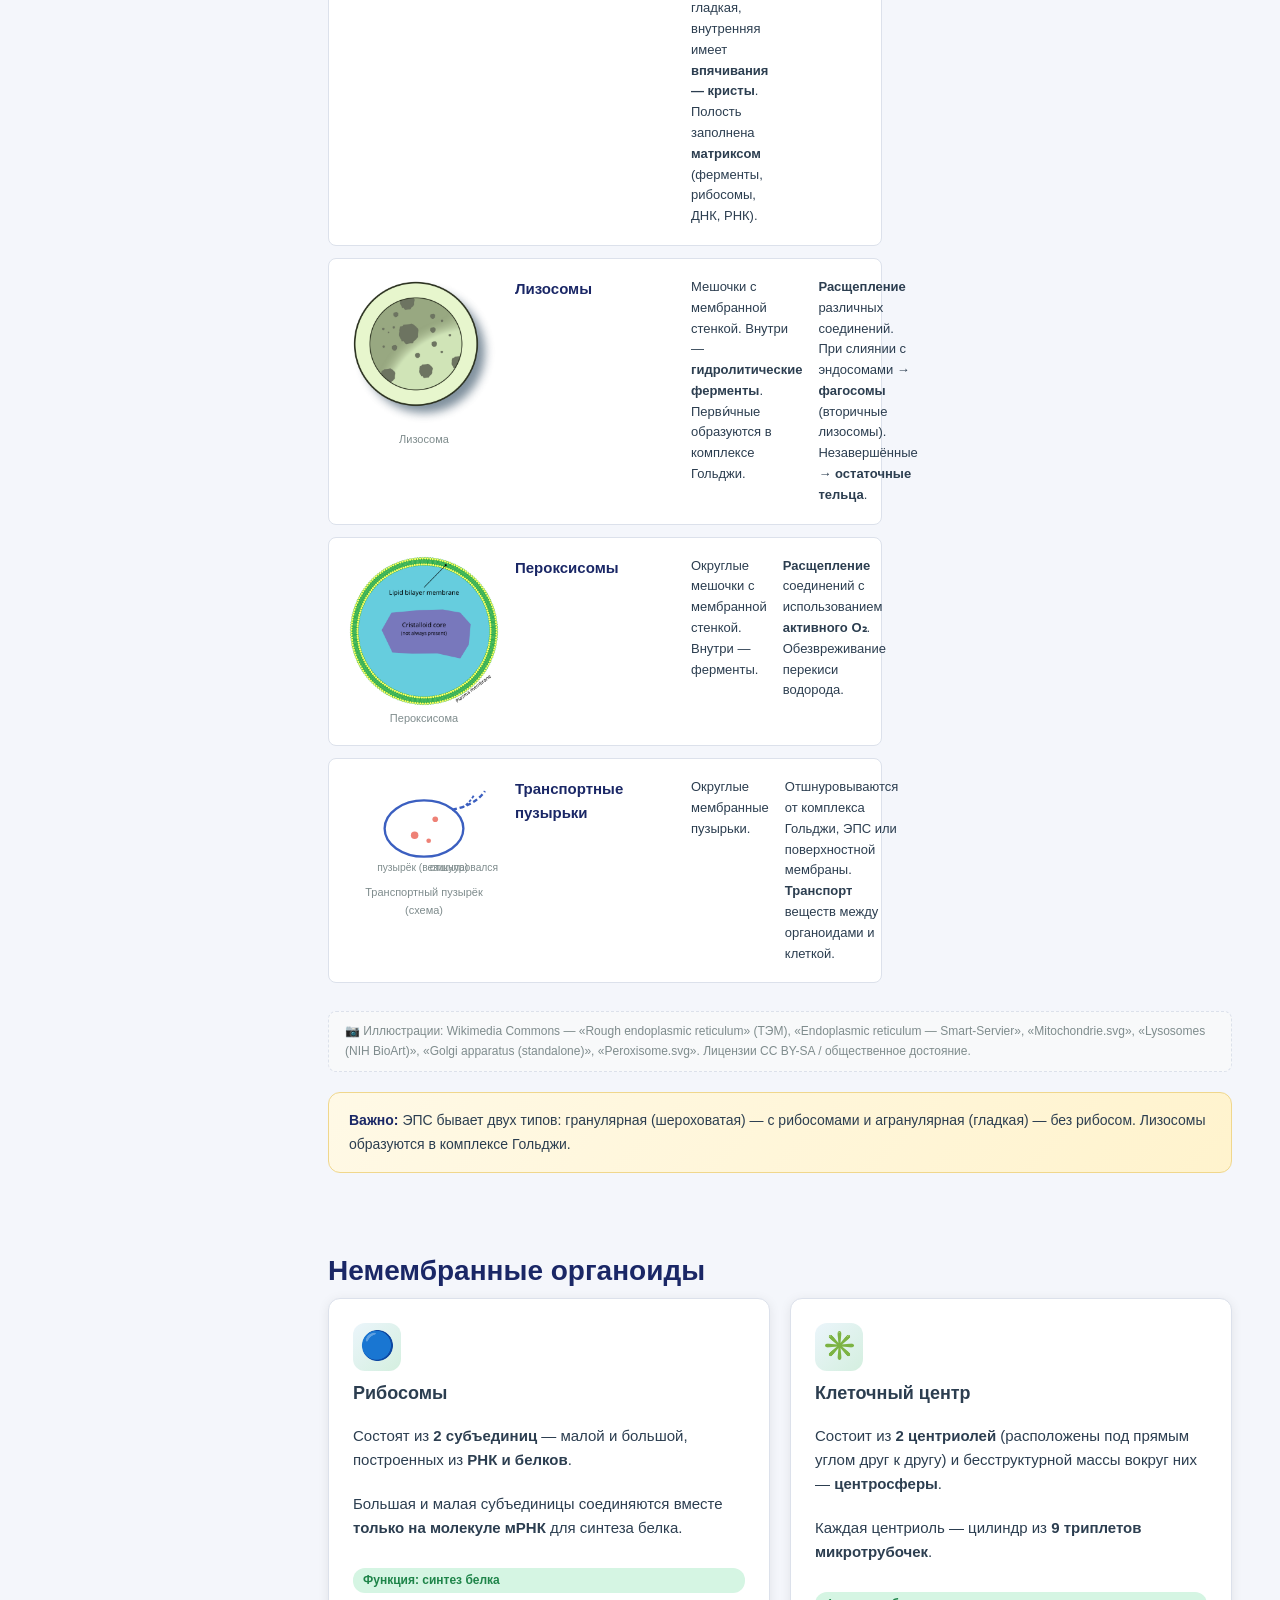
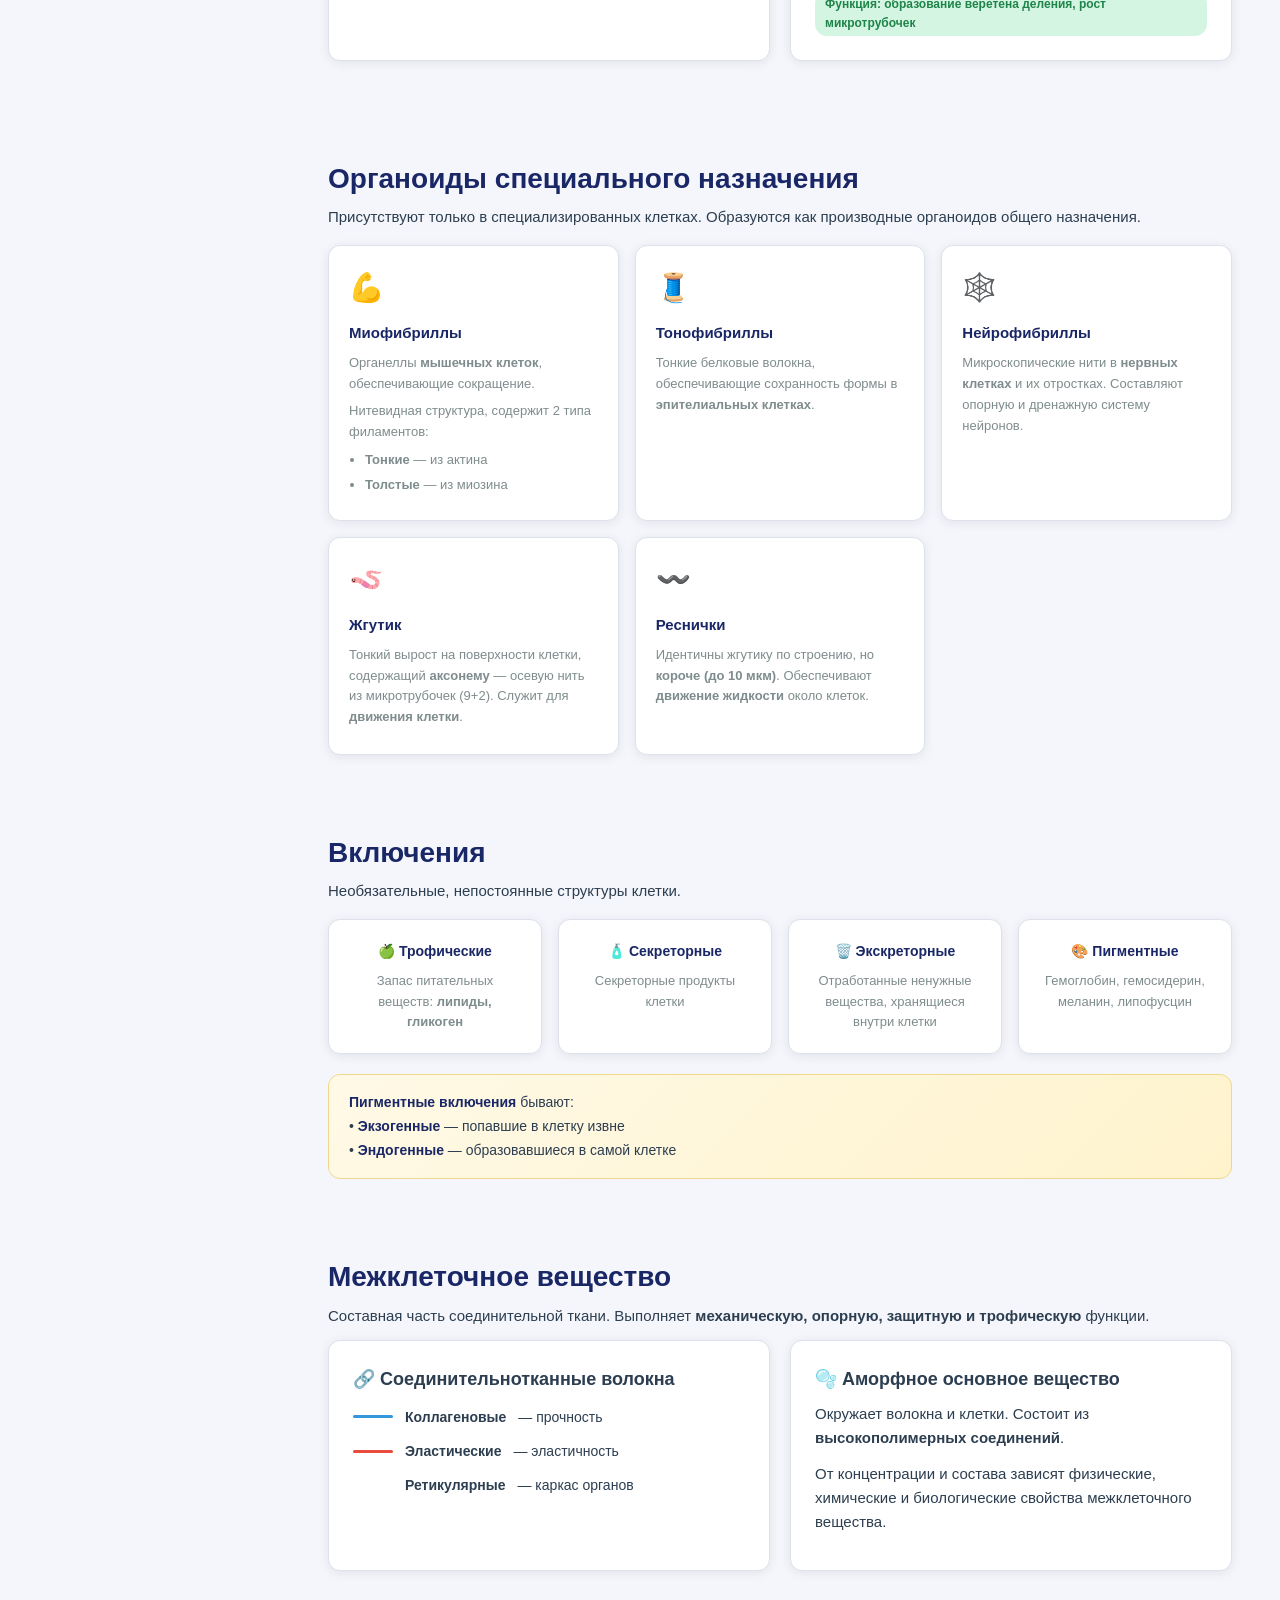
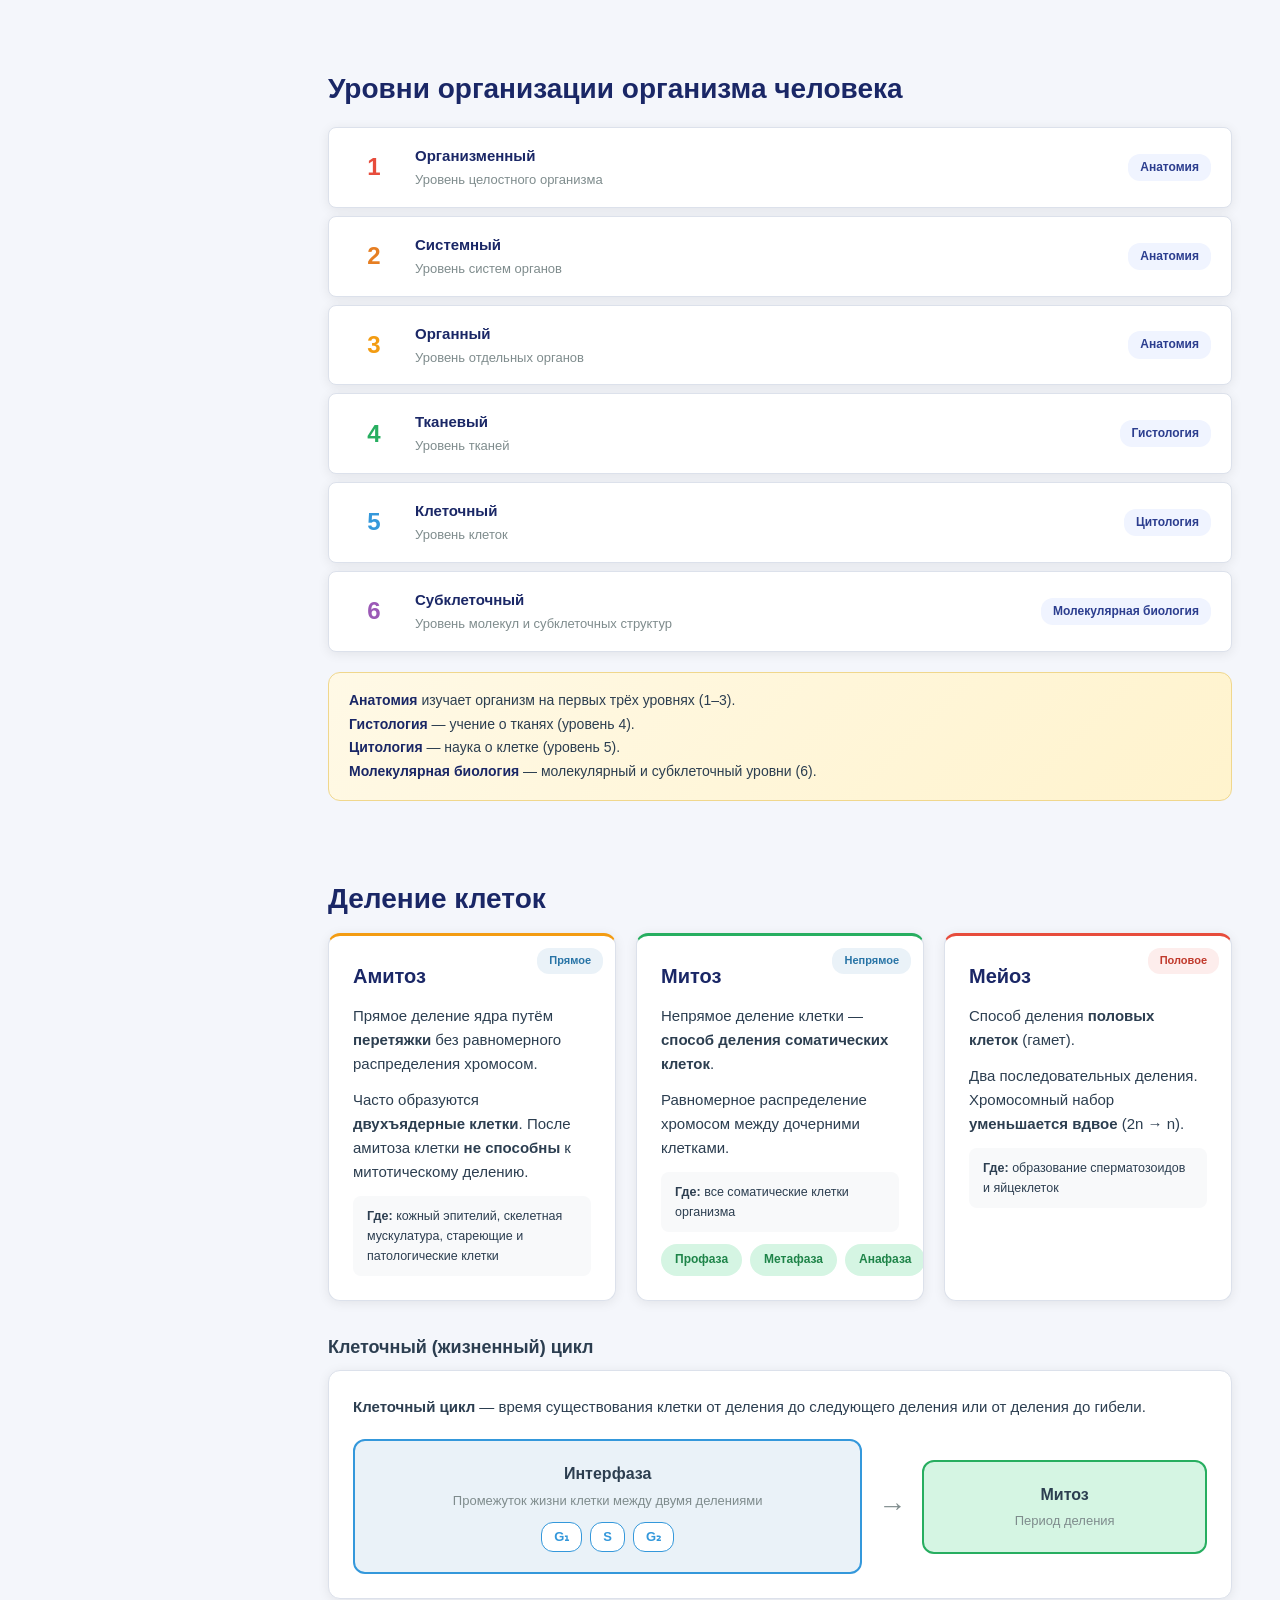
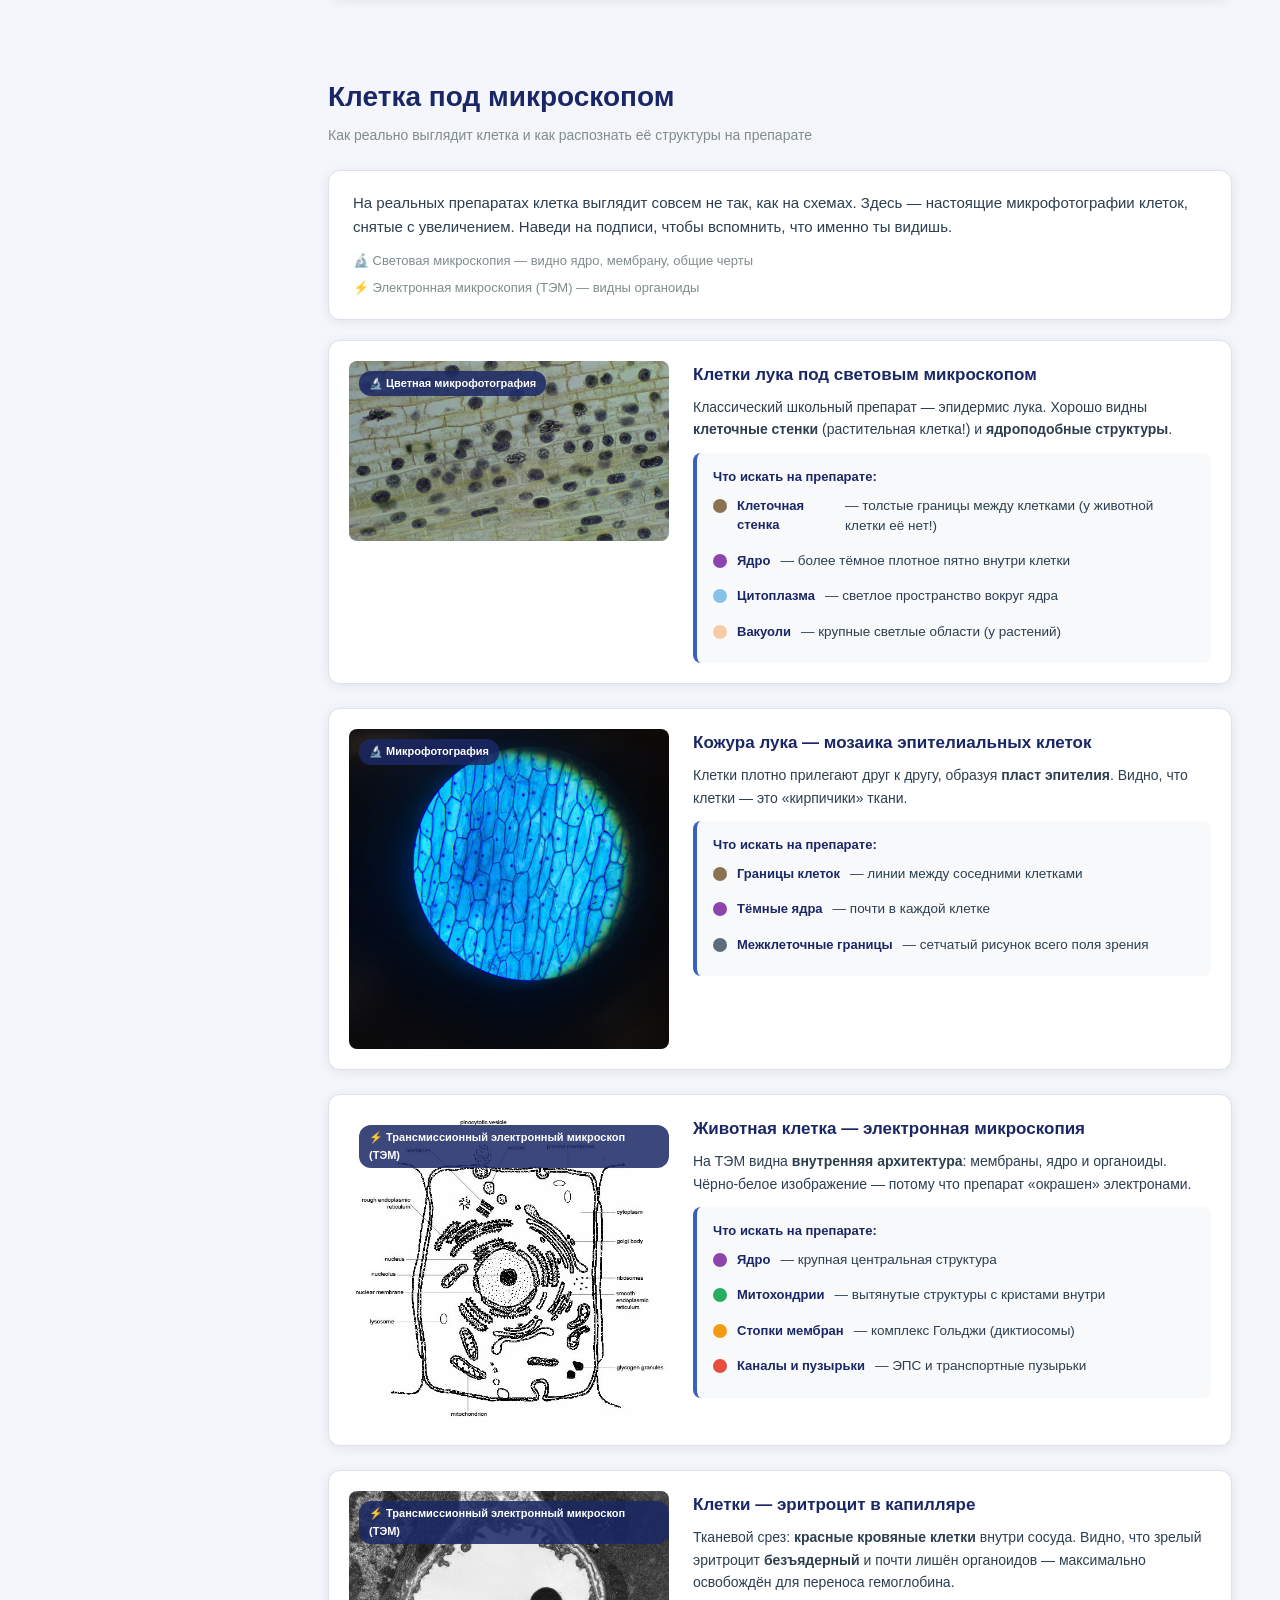
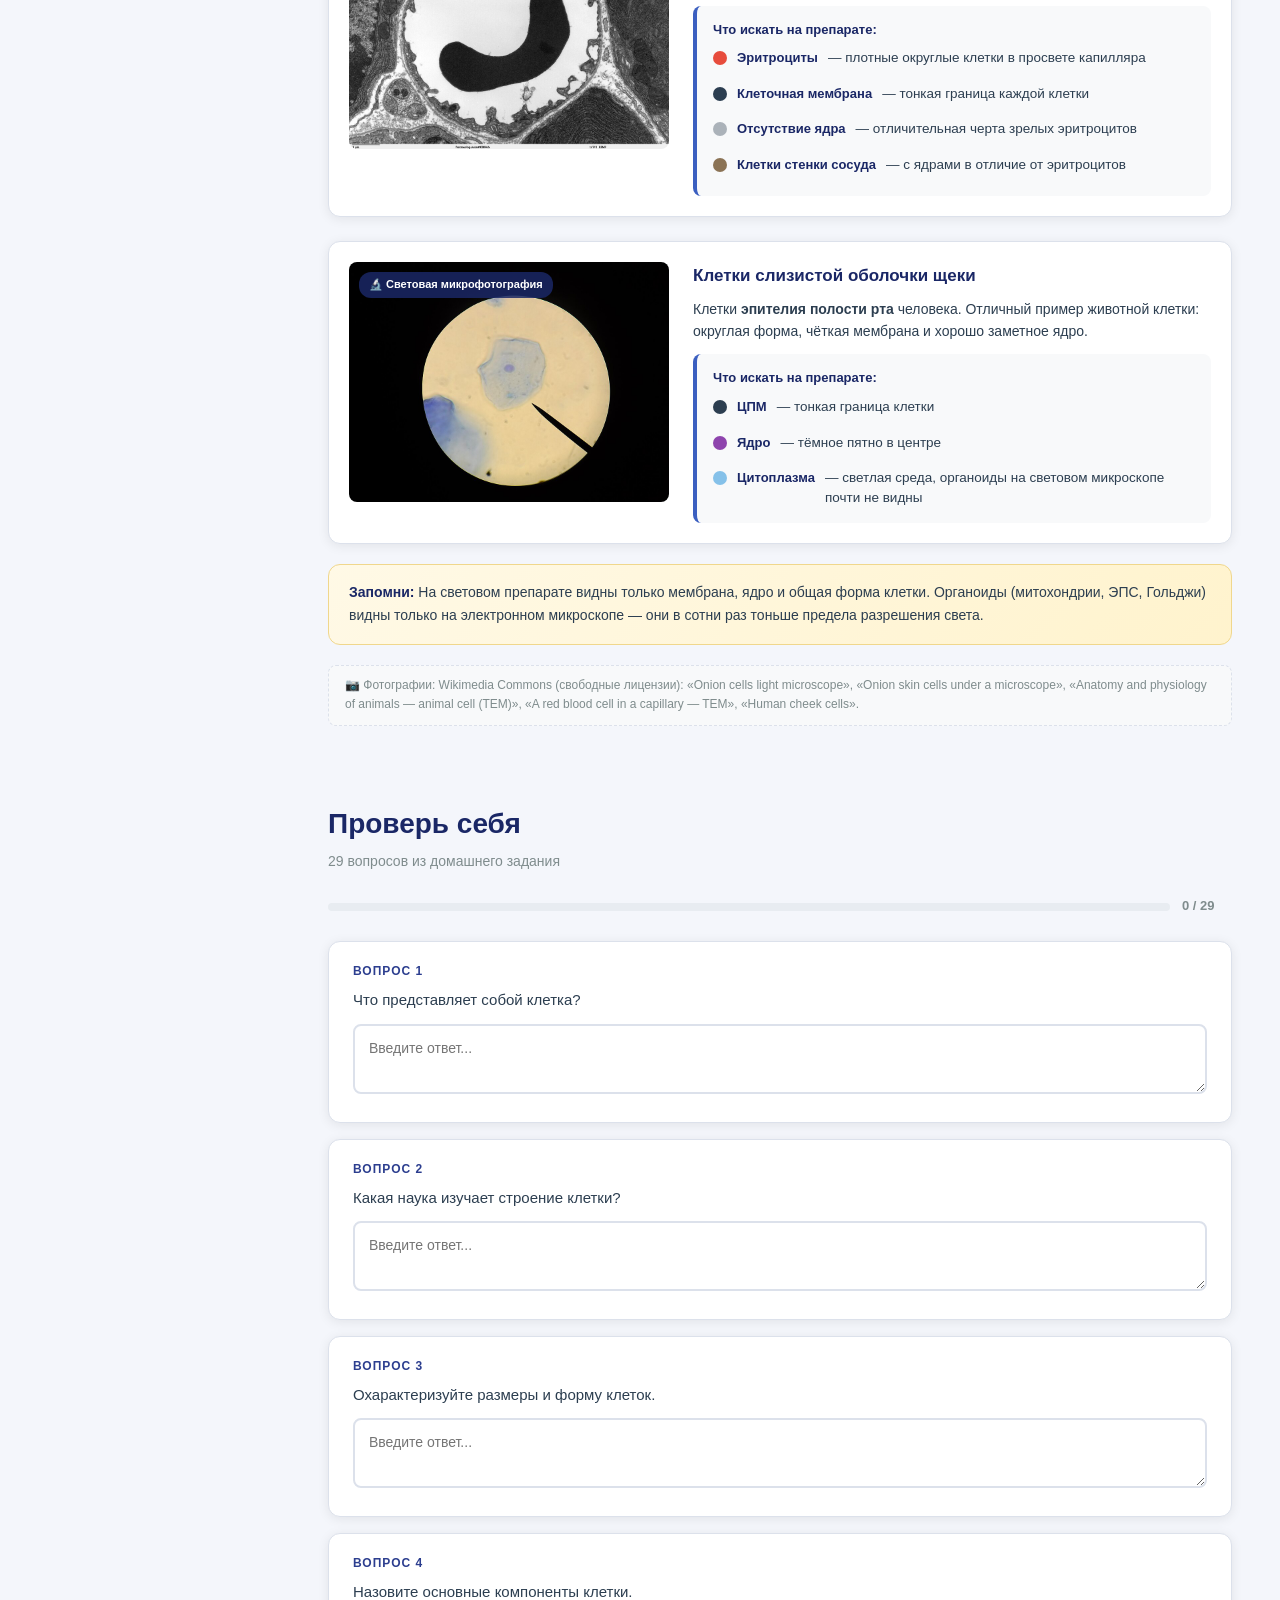
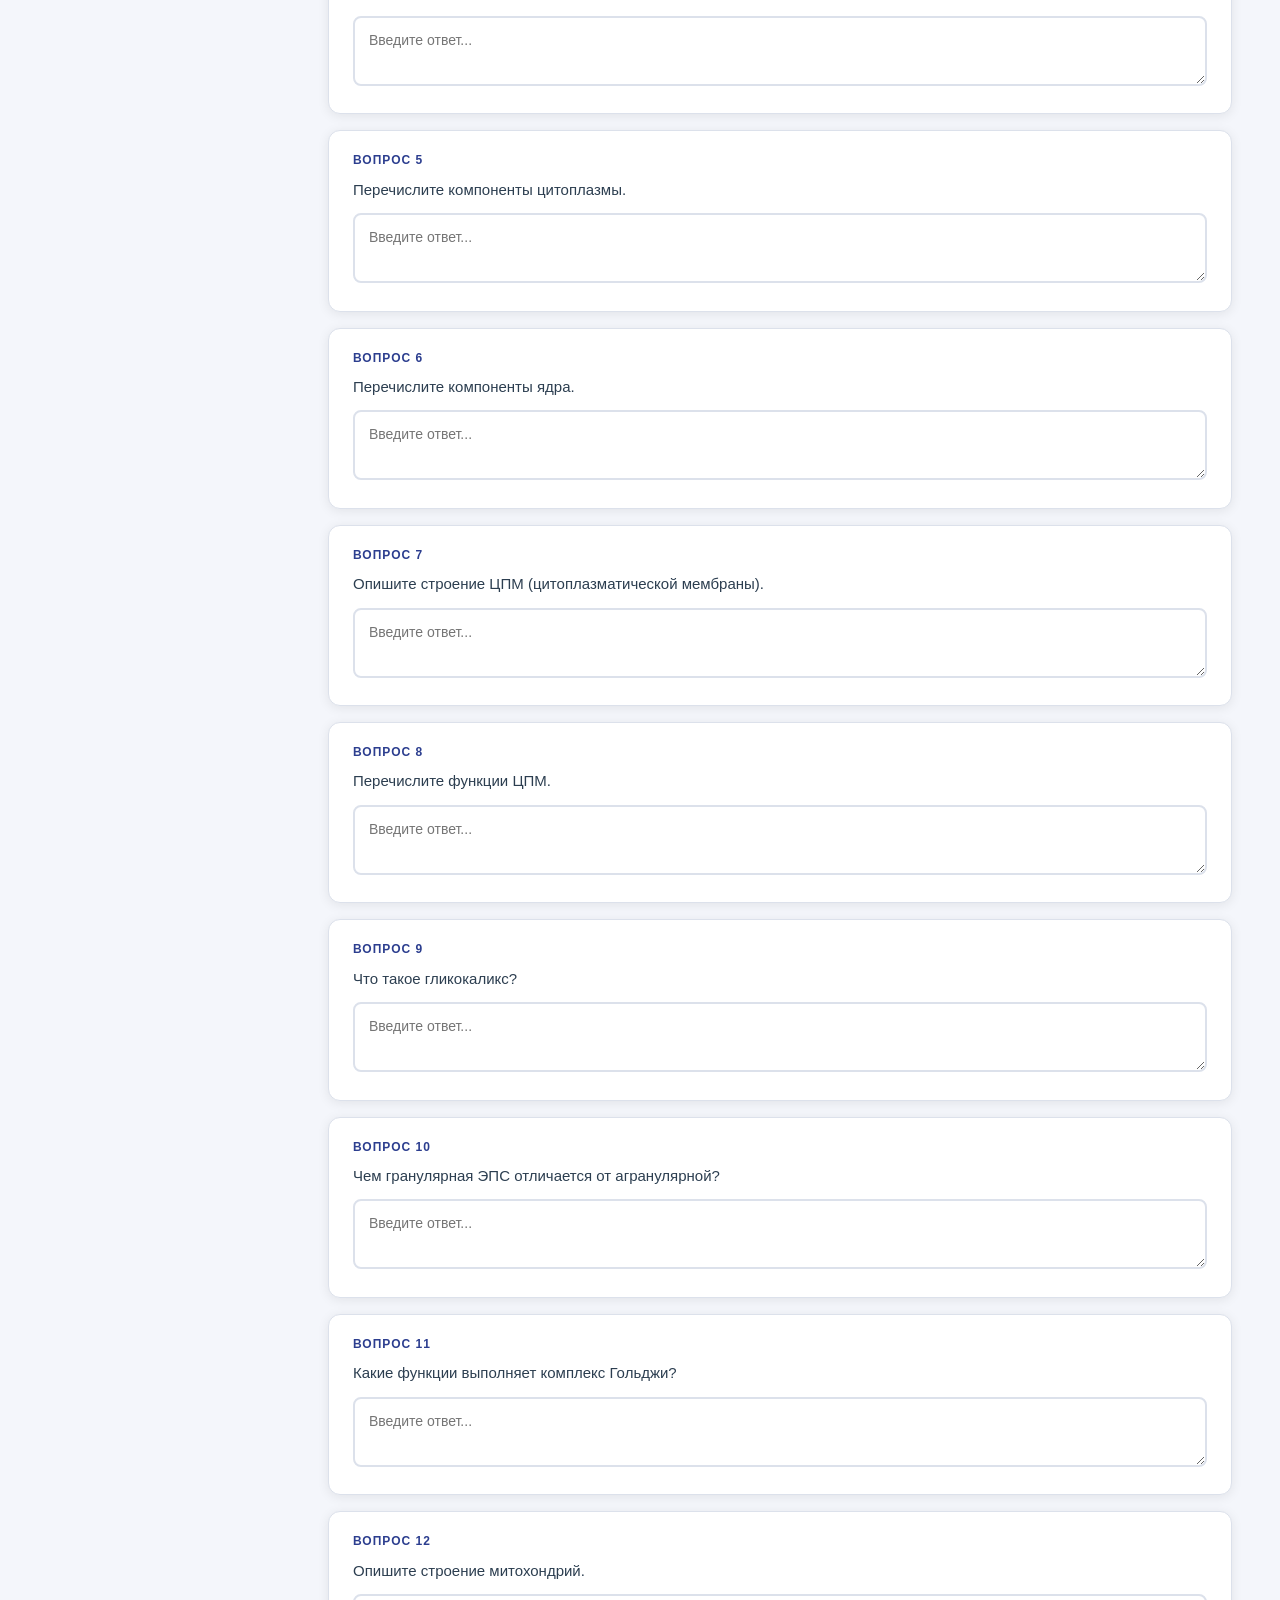
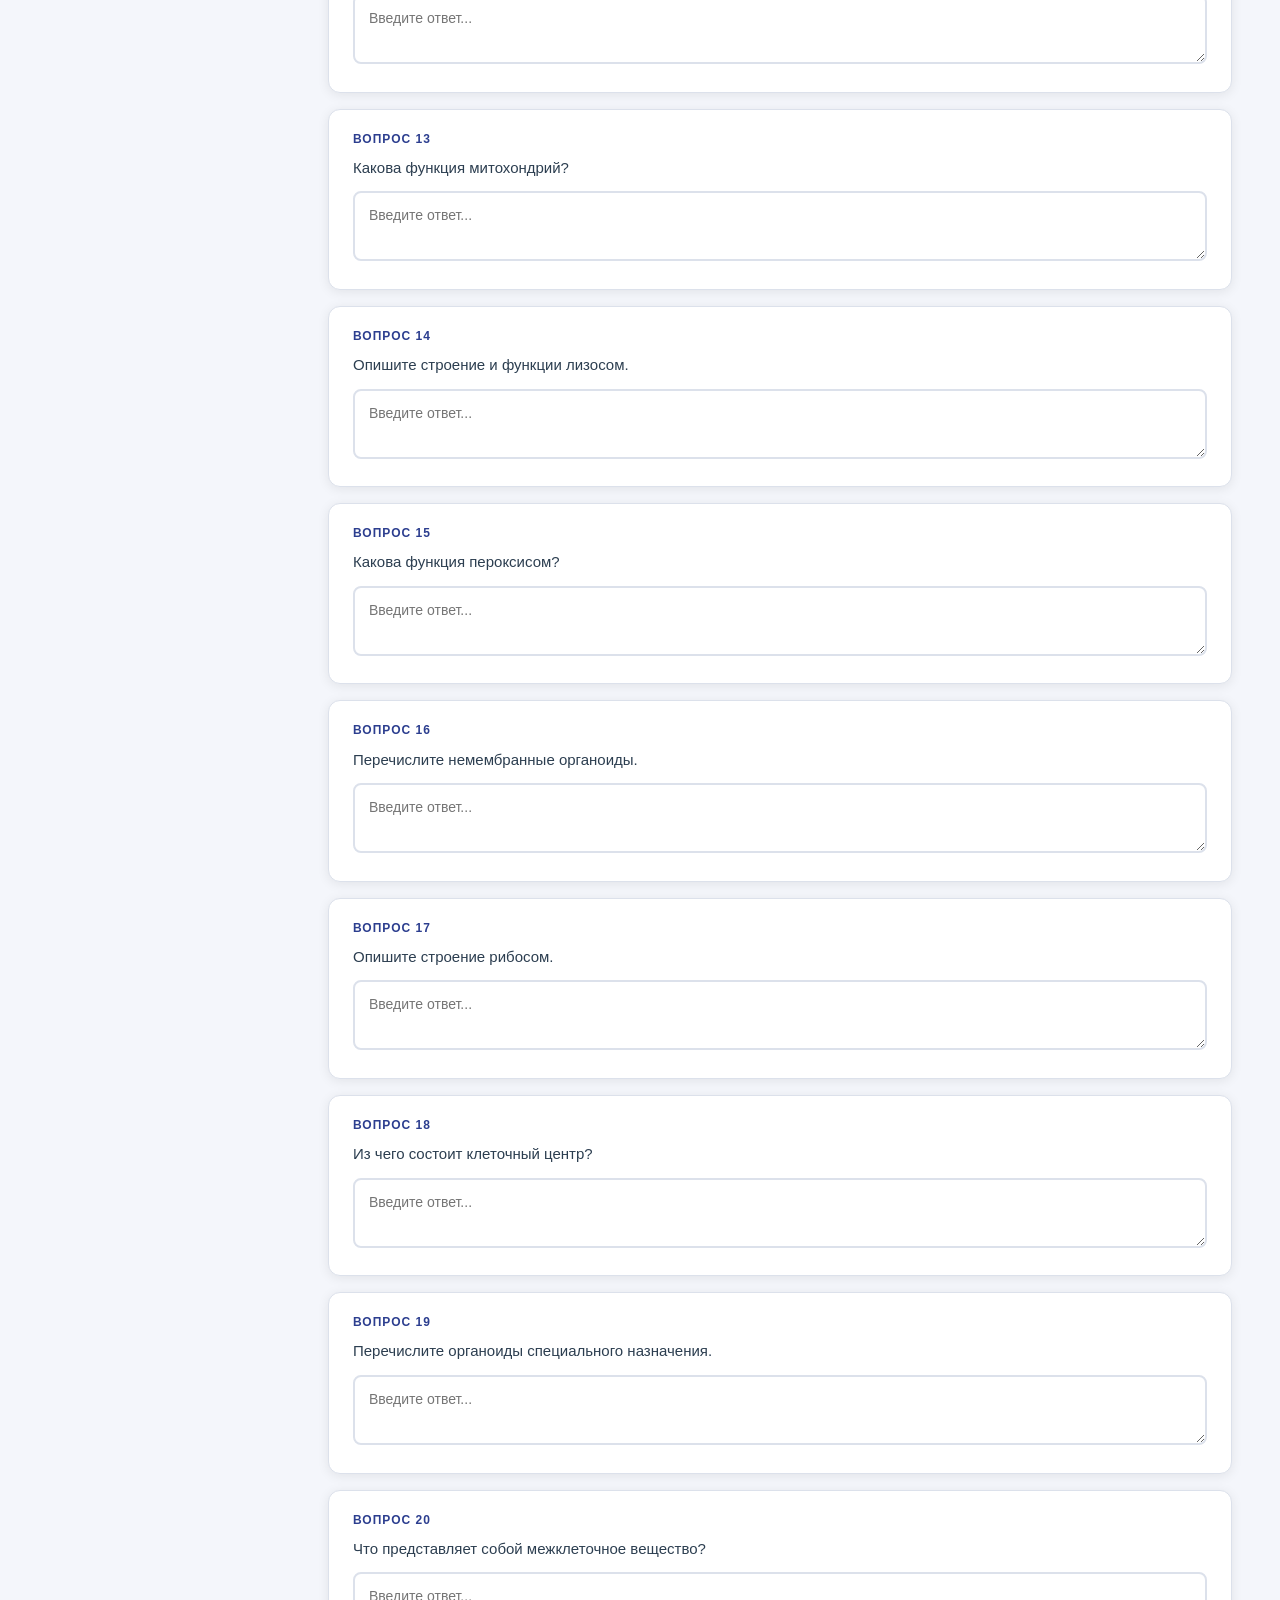
<file: AnatomyApp/cell.html>
<!DOCTYPE html>
<html lang="ru">
<head>
    <meta charset="UTF-8">
    <meta name="viewport" content="width=device-width, initial-scale=1.0">
    <title>Анатомия — Лекция 2: Клетка</title>
    <link rel="stylesheet" href="cell-style.css">
</head>
<body>

<nav id="sidebar">
    <div class="sidebar-header">
        <div class="logo-icon">🫀</div>
        <h2>Анатомия</h2>
        <p class="subtitle">Лекция 2 — Клетка</p>
    </div>
    <ul>
        <li><a href="#intro" class="active" onclick="scrollToSection('intro', this)">1. Введение</a></li>
        <li><a href="#properties" onclick="scrollToSection('properties', this)">2. Свойства клеток</a></li>
        <li><a href="#size-shape" onclick="scrollToSection('size-shape', this)">3. Размеры и форма</a></li>
        <li><a href="#cpm" onclick="scrollToSection('cpm', this)">4. ЦПМ</a></li>
        <li><a href="#nucleus" onclick="scrollToSection('nucleus', this)">5. Ядро</a></li>
        <li><a href="#organelles-membrane" onclick="scrollToSection('organelles-membrane', this)">6. Мембранные органоиды</a></li>
        <li><a href="#organelles-nonmembrane" onclick="scrollToSection('organelles-nonmembrane', this)">7. Немембранные органоиды</a></li>
        <li><a href="#organelles-special" onclick="scrollToSection('organelles-special', this)">8. Органоиды спецназначения</a></li>
        <li><a href="#inclusions" onclick="scrollToSection('inclusions', this)">9. Включения</a></li>
        <li><a href="#intercellular" onclick="scrollToSection('intercellular', this)">10. Межклеточное вещество</a></li>
        <li><a href="#levels" onclick="scrollToSection('levels', this)">11. Уровни организации</a></li>
        <li><a href="#division" onclick="scrollToSection('division', this)">12. Деление клеток</a></li>
        <li><a href="#microscope" onclick="scrollToSection('microscope', this)">13. Клетка под микроскопом</a></li>
        <li><a href="#quiz" onclick="scrollToSection('quiz', this)">14. Проверь себя</a></li>
    </ul>
    <div class="sidebar-footer">
        <p>Слуцкий медицинский колледж</p>
        <p>Лечебное дело — 2 курс</p>
    </div>
</nav>

<main id="content">

    <!-- ===== SECTION 1: INTRO ===== -->
    <section id="intro" class="section">
        <h1>Клетка: строение, свойства, функции</h1>
        <p class="section-subtitle">Преподаватель: Баранова И.А.</p>

        <div class="card definition-card">
            <div class="card-icon">🔬</div>
            <h3>Клетка</h3>
            <p><strong>Элементарная структурно-функциональная единица</strong> живого организма. Была открыта в 1665 году <strong>Робертом Гуком</strong>.</p>
            <div class="etymology">
                <span class="etym-label">Этимология:</span> лат. <em>cellula</em> — «маленькая комната». Гук назвал так крошечные камеры, которые увидел в пробке под микроскопом.
            </div>
        </div>

        <div class="card definition-card">
            <div class="card-icon">🧬</div>
            <h3>Цитология</h3>
            <p>Наука, которая изучает <strong>строение, функции, индивидуальное развитие и эволюцию</strong> клеток.</p>
            <div class="etymology">
                <span class="etym-label">Этимология:</span> греч. <em>kytos</em> — «сосуд, клетка» + <em>logos</em> — «учение»
            </div>
        </div>

        <div class="key-point">
            <strong>Запомни:</strong> Клетка — это минимальная единица жизни. Всё живое состоит из клеток (кроме вирусов, которые не считаются живыми вне клетки).
        </div>
    </section>

    <!-- ===== SECTION 2: PROPERTIES ===== -->
    <section id="properties" class="section">
        <h1>Свойства клеток</h1>

        <div class="properties-grid">
            <div class="prop-card">
                <div class="prop-icon">🏗️</div>
                <h4>Высокоупорядоченное строение</h4>
                <p>Клетка — сложная система с чёткой организацией на молекулярном уровне.</p>
            </div>
            <div class="prop-card">
                <div class="prop-icon">⚡</div>
                <h4>Получение энергии</h4>
                <p>Способность получать энергию извне и использовать её для работы и поддержания функций (АТФ).</p>
            </div>
            <div class="prop-card">
                <div class="prop-icon">🔄</div>
                <h4>Обмен веществ</h4>
                <p>Постоянное поступление, превращение и выведение веществ.</p>
            </div>
            <div class="prop-card">
                <div class="prop-icon">📡</div>
                <h4>Раздражимость</h4>
                <p>Способность активно реагировать на раздражение (сигналы, изменения среды).</p>
            </div>
            <div class="prop-card">
                <div class="prop-icon">📈</div>
                <h4>Рост и развитие</h4>
                <p>Увеличение размеров и дифференцировка — приобретение специфических функций.</p>
            </div>
            <div class="prop-card">
                <div class="prop-icon">🧫</div>
                <h4>Размножение</h4>
                <p>Способность к делению — основа роста, регенерации и размножения организмов.</p>
            </div>
            <div class="prop-card">
                <div class="prop-icon">🩹</div>
                <h4>Регенерация</h4>
                <p>Способность восстанавливать повреждённые структуры.</p>
            </div>
            <div class="prop-card">
                <div class="prop-icon">🌍</div>
                <h4>Адаптация</h4>
                <p>Приспособление к изменяющимся условиям окружающей среды.</p>
            </div>
        </div>
    </section>

    <!-- ===== SECTION 3: SIZE & SHAPE ===== -->
    <section id="size-shape" class="section">
        <h1>Размеры и форма клеток</h1>

        <div class="two-col">
            <div class="card">
                <h3>📏 Размеры</h3>
                <p>От <strong>5 до 180 мкм</strong>.</p>
                <div class="size-comparison">
                    <div class="size-item large">
                        <span class="size-dot" style="width:60px;height:60px;"></span>
                        <div>
                            <strong>Яйцеклетка</strong>
                            <p>до 180 мкм — самая крупная</p>
                        </div>
                    </div>
                    <div class="size-item medium">
                        <span class="size-dot" style="width:45px;height:45px;"></span>
                        <div>
                            <strong>Нервная клетка</strong>
                            <p>до 120 мкм (с отростками — метры!)</p>
                        </div>
                    </div>
                    <div class="size-item small">
                        <span class="size-dot" style="width:12px;height:12px;"></span>
                        <div>
                            <strong>Лимфоциты</strong>
                            <p>5–8 мкм — самые мелкие</p>
                        </div>
                    </div>
                </div>
            </div>
            <div class="card">
                <h3>🎨 Форма</h3>
                <p><strong>Разнообразна</strong>, обусловлена функциями и условиями жизнедеятельности.</p>
                <div class="shape-examples">
                    <div class="shape-item">
                        <div class="shape-circle"></div>
                        <span>Шаровидная<br>(лимфоцит)</span>
                    </div>
                    <div class="shape-item">
                        <div class="shape-disc"></div>
                        <span>Дискоидная<br>(эритроцит)</span>
                    </div>
                    <div class="shape-item">
                        <div class="shape-star"></div>
                        <span>Звёздчатая<br>(нейрон)</span>
                    </div>
                    <div class="shape-item">
                        <div class="shape-elongated"></div>
                        <span>Волокнистая<br>(мышечная)</span>
                    </div>
                    <div class="shape-item">
                        <div class="shape-cube"></div>
                        <span>Кубическая<br>(эпителий)</span>
                    </div>
                </div>
            </div>
        </div>

        <div class="key-point">
            <strong>Запомни:</strong> Форма клетки определяет её функцию. Эритроцит — двояковогнутый диск для максимальной поверхности газообмена, нейрон — звёздчатый для контактов с другими клетками.
        </div>
    </section>

    <!-- ===== SECTION 4: CPIM ===== -->
    <section id="cpm" class="section">
        <h1>Цитоплазматическая мембрана (ЦПМ)</h1>

        <p class="section-subtitle">Также называют: клеточная мембрана, плазматическая мембрана, плазмалемма</p>

        <div class="card membra-diagram">
            <h3>Строение мембраны</h3>
            <div class="membrane-visual">
                <div class="glycocalyx">Гликокаликс<br><small>углеводные цепи</small></div>
                <div class="membrane-layer">
                    <div class="phospholipid">
                        <div class="head polar"></div>
                        <div class="tail"></div>
                        <div class="head polar"></div>
                    </div>
                    <div class="phospholipid">
                        <div class="head polar"></div>
                        <div class="tail"></div>
                        <div class="head polar"></div>
                    </div>
                    <div class="phospholipid">
                        <div class="head polar"></div>
                        <div class="tail"></div>
                        <div class="head polar"></div>
                    </div>
                    <div class="phospholipid">
                        <div class="head polar"></div>
                        <div class="tail"></div>
                        <div class="head polar"></div>
                    </div>
                    <div class="phospholipid">
                        <div class="head polar"></div>
                        <div class="tail"></div>
                        <div class="head polar"></div>
                    </div>
                </div>
                <div class="membrane-legend">
                    <span class="legend-item"><span class="legend-dot polar-dot"></span> Полярные головки (к среде)</span>
                    <span class="legend-item"><span class="legend-dot nonpolar-dot"></span> Неполярные хвосты (внутри)</span>
                </div>
            </div>

            <div class="membrane-structure-list">
                <h4>Основа:</h4>
                <p>Двойной слой фосфолипидов. Молекулы липидов имеют 2 функционально разные части:</p>
                <ul>
                    <li><strong>Полярные головки</strong> — заряжены, обращены к внутренней и внешней среде</li>
                    <li><strong>Неполярные (гидрофобные) хвосты</strong> из жирных кислот — обращены друг к другу</li>
                </ul>

                <h4>Белки мембраны:</h4>
                <div class="protein-types">
                    <div class="protein-card">
                        <div class="protein-visual integral">
                            <div class="protein-block"></div>
                        </div>
                        <strong>Интегральные</strong>
                        <p>Пронизывают мембрану насквозь</p>
                    </div>
                    <div class="protein-card">
                        <div class="protein-visual semi">
                            <div class="protein-block half"></div>
                        </div>
                        <strong>Полуинтегральные</strong>
                        <p>Частично погружены в мембрану</p>
                    </div>
                    <div class="protein-card">
                        <div class="protein-visual peripheral">
                            <div class="protein-block small"></div>
                        </div>
                        <strong>Примембранные</strong>
                        <p>Расположены на поверхности</p>
                    </div>
                </div>

                <h4>Гликокаликс (наружная поверхность):</h4>
                <p>Углеводные цепи, связанные с белками и липидами. Присутствует у клеток животных.</p>
            </div>
        </div>

        <h3 style="margin-top:24px;">Функции ЦПМ</h3>
        <div class="functions-grid">
            <div class="func-item">🛡️ Защита содержимого клетки</div>
            <div class="func-item">🔷 Поддержание формы клетки</div>
            <div class="func-item">🚛 Транспорт веществ в клетку и из неё</div>
            <div class="func-item">📡 Приём и передача сигналов</div>
            <div class="func-item">🔗 Межклеточные контакты</div>
            <div class="func-item">🧬 Распознавание клеток</div>
        </div>

        <div class="key-point">
            <strong>Важно:</strong> Мембрана обладает <strong>избирательной проницаемостью</strong> — пропускает одни вещества и задерживает другие. Это основа жизнедеятельности клетки.
        </div>
    </section>

    <!-- ===== SECTION 5: NUCLEUS ===== -->
    <section id="nucleus" class="section">
        <h1>Ядро клетки</h1>

        <div class="card definition-card">
            <div class="card-icon">🟣</div>
            <h3>Функция ядра</h3>
            <p>Является <strong>центром управления</strong> всеми процессами в клетке. Содержит генетическую информацию (ДНК).</p>
        </div>

        <div class="nucleus-diagram">
            <div class="nucleus-visual">
                <svg viewBox="0 0 300 260" class="nucleus-svg">
                    <!-- Nuclear envelope -->
                    <ellipse cx="150" cy="130" rx="130" ry="110" fill="#e8d5f0" stroke="#8e44ad" stroke-width="3"/>
                    <ellipse cx="150" cy="130" rx="120" ry="100" fill="#f5eaf8" stroke="#8e44ad" stroke-width="1" stroke-dasharray="5,3"/>
                    
                    <!-- Pores -->
                    <circle cx="60" cy="80" r="6" fill="#d4e6f1" stroke="#8e44ad" stroke-width="1.5"/>
                    <circle cx="240" cy="80" r="6" fill="#d4e6f1" stroke="#8e44ad" stroke-width="1.5"/>
                    <circle cx="60" cy="180" r="6" fill="#d4e6f1" stroke="#8e44ad" stroke-width="1.5"/>
                    <circle cx="240" cy="180" r="6" fill="#d4e6f1" stroke="#8e44ad" stroke-width="1.5"/>
                    <circle cx="150" cy="28" r="6" fill="#d4e6f1" stroke="#8e44ad" stroke-width="1.5"/>
                    
                    <!-- Chromatin -->
                    <path d="M90,70 Q110,90 100,110 Q90,130 110,150" fill="none" stroke="#2c3e50" stroke-width="2.5" opacity="0.6"/>
                    <path d="M180,50 Q200,70 190,100 Q180,130 200,160" fill="none" stroke="#2c3e50" stroke-width="2.5" opacity="0.6"/>
                    <path d="M130,170 Q150,190 140,210" fill="none" stroke="#2c3e50" stroke-width="2.5" opacity="0.6"/>
                    
                    <!-- Nucleolus -->
                    <circle cx="150" cy="120" r="30" fill="#9b59b6" stroke="#6c3483" stroke-width="2"/>
                    <text x="150" y="125" text-anchor="middle" fill="white" font-size="11" font-weight="bold">Ядрышко</text>
                    
                    <!-- Labels -->
                    <text x="30" y="48" font-size="11" fill="#8e44ad" font-weight="600">Поры</text>
                    <line x1="55" y1="52" x2="60" y2="74" stroke="#8e44ad" stroke-width="1"/>
                    
                    <text x="25" y="140" font-size="11" fill="#2c3e50" font-weight="600">Хроматин</text>
                    <line x1="85" y1="110" x2="90" y2="110" stroke="#2c3e50" stroke-width="1"/>
                    
                    <text x="150" y="248" text-anchor="middle" font-size="11" fill="#8e44ad" font-weight="600">Ядерная оболочка (2 мембраны)</text>
                </svg>
            </div>

            <div class="nucleus-components">
                <div class="nuc-card">
                    <h4>🧬 Хроматин</h4>
                    <p>Комплекс <strong>ДНК с белками</strong>. В митозе максимально конденсируется и образует <strong>хромосомы</strong> — хорошо видимые и интенсивно окрашиваемые структуры.</p>
                </div>
                <div class="nuc-card">
                    <h4>⚫ Ядрышко</h4>
                    <p>Округлое тёмноокрашенное тельце. Место образования <strong>рибосом</strong>.</p>
                </div>
                <div class="nuc-card">
                    <h4>💧 Нуклеоплазма</h4>
                    <p>Жидкая среда ядра (ядерный сок). В ней расположены хроматин и ядрышко.</p>
                </div>
                <div class="nuc-card">
                    <h4>🔲 Ядерная оболочка</h4>
                    <p>Состоит из <strong>2-х мембран</strong>. Между ними — перинуклеарное пространство. В оболочке имеются отверстия — <strong>поры</strong>.</p>
                </div>
            </div>
        </div>

        <div class="key-point">
            <strong>Запомни:</strong> Ядерная оболочка — <strong>двумембранная</strong> (не одномембранная!). Хроматин в спокойном состоянии, в митозе превращается в хромосомы.
        </div>
    </section>

    <!-- ===== SECTION 6: MEMBRANE ORGANELLES ===== -->
    <section id="organelles-membrane" class="section">
        <h1>Мембранные органоиды</h1>

        <p>Органоиды общего назначения — встречаются во <strong>всех эукариотических клетках</strong>.</p>

        <div class="membrane-layout">
            <div class="membrane-table-col">
                <div class="organelle-table">
            <div class="org-row header-row">
                <div class="org-img">Вид</div>
                <div class="org-name">Органоид</div>
                <div class="org-structure">Строение</div>
                <div class="org-function">Функция</div>
            </div>

            <div class="org-row" data-organelle="eps">
                <div class="org-img"><img src="images/eps_real.jpg" alt="ЭПС под электронным микроскопом" loading="lazy"><div class="img-caption">ЭПС (электронная микроскопия)</div></div>
                <div class="org-name">
                    <h4>ЭПС</h4>
                    <small>Эндоплазматический ретикулум</small>
                </div>
                <div class="org-structure">Каналы, пронизывающие всю цитоплазму, соединяющиеся с перинуклеарным пространством и полостями комплекса Гольджи. Стенки — элементарная мембрана.</div>
                <div class="org-function">
                    <strong>Транспорт</strong> и <strong>синтез</strong> различных соединений<br><br>
                    <span class="badge eps-gran">Гранулярная (шероховатая)</span> — на мембране есть рибосомы<br>
                    <span class="badge eps-smooth">Агранулярная (гладкая)</span> — без рибосом
                </div>
            </div>

            <div class="org-row" data-organelle="golgi">
                <div class="org-img"><img src="images/golgi_diagram.png" alt="Комплекс Гольджи" loading="lazy"><div class="img-caption">Комплекс Гольджи (диктиосома)</div></div>
                <div class="org-name">
                    <h4>Комплекс Гольджи</h4>
                    <small>Аппарат Гольджи</small>
                </div>
                <div class="org-structure">Система плоских мембранных мешочков, сложенных наподобие стопки тарелок (диктиосома). От 1 до сотни диктиосом в клетке. От мешочков отшнуровываются пузырьки.</div>
                <div class="org-function"><strong>Модификация, накопление и упаковка</strong> веществ. Формирование лизосом, секреторных и транспортных пузырьков.</div>
            </div>

            <div class="org-row" data-organelle="mito">
                <div class="org-img"><img src="images/mito_diagram.png" alt="Митохондрия" loading="lazy"><div class="img-caption">Митохондрия (схема разреза)</div></div>
                <div class="org-name">
                    <h4>Митохондрии</h4>
                </div>
                <div class="org-structure">Мешочки округлой или вытянутой формы. Две мембраны: наружная гладкая, внутренняя имеет <strong>впячивания — кристы</strong>. Полость заполнена <strong>матриксом</strong> (ферменты, рибосомы, ДНК, РНК).</div>
                <div class="org-function"><strong>Энергообразование</strong> — синтез АТФ (сопряжённое окисление). «Энергетическая станция» клетки.</div>
            </div>

            <div class="org-row" data-organelle="lyso">
                <div class="org-img"><img src="images/lyso_diagram.png" alt="Лизосома" loading="lazy"><div class="img-caption">Лизосома</div></div>
                <div class="org-name">
                    <h4>Лизосомы</h4>
                </div>
                <div class="org-structure">Мешочки с мембранной стенкой. Внутри — <strong>гидролитические ферменты</strong>. Перви́чные образуются в комплексе Гольджи.</div>
                <div class="org-function">
                    <strong>Расщепление</strong> различных соединений.<br>
                    При слиянии с эндосомами → <strong>фагосомы</strong> (вторичные лизосомы).<br>
                    Незавершённые → <strong>остаточные тельца</strong>.
                </div>
            </div>

            <div class="org-row" data-organelle="peroxi">
                <div class="org-img"><img src="images/perox_diagram.png" alt="Пероксисома" loading="lazy"><div class="img-caption">Пероксисома</div></div>
                <div class="org-name">
                    <h4>Пероксисомы</h4>
                </div>
                <div class="org-structure">Округлые мешочки с мембранной стенкой. Внутри — ферменты.</div>
                <div class="org-function"><strong>Расщепление</strong> соединений с использованием <strong>активного O₂</strong>. Обезвреживание перекиси водорода.</div>
            </div>

            <div class="org-row" data-organelle="transport">
                <div class="org-img">
                    <svg viewBox="0 0 160 110" class="vesicle-svg">
                        <ellipse cx="80" cy="55" rx="42" ry="30" fill="none" stroke="#3b5fc0" stroke-width="2.5"/>
                        <path d="M110,35 Q135,30 145,15" fill="none" stroke="#3b5fc0" stroke-width="2.5" stroke-dasharray="5,3"/>
                        <path d="M133,20 Q128,28 122,32" fill="none" stroke="#3b5fc0" stroke-width="2" stroke-dasharray="3,2"/>
                        <circle cx="92" cy="45" r="3" fill="#e74c3c" opacity="0.7"/>
                        <circle cx="70" cy="62" r="4" fill="#e74c3c" opacity="0.7"/>
                        <circle cx="85" cy="68" r="2.5" fill="#e74c3c" opacity="0.7"/>
                        <text x="30" y="100" font-size="11" fill="#7f8c8d">пузырёк (везикула)</text>
                        <text x="86" y="100" font-size="11" fill="#7f8c8d">отшнуровался от мембраны</text>
                    </svg>
                    <div class="img-caption">Транспортный пузырёк (схема)</div>
                </div>
                <div class="org-name">
                    <h4>Транспортные пузырьки</h4>
                </div>
                <div class="org-structure">Округлые мембранные пузырьки.</div>
                <div class="org-function">Отшнуровываются от комплекса Гольджи, ЭПС или поверхностной мембраны. <strong>Транспорт</strong> веществ между органоидами и клеткой.</div>
            </div>
        </div>
            </div>

            <div class="membrane-scheme-col">
                <div class="membrane-scheme card">
                    <div class="scheme-title">Расположение органоидов в клетке</div>
                    <svg viewBox="395 15 410 355" class="scheme-svg" role="img" aria-label="Схема эукариотической клетки с органоидами на русском">
                        <rect x="400" y="20" width="380" height="340" rx="12" fill="none" stroke="#dee2e6" stroke-width="1.5"/>
                        <text x="590" y="50" text-anchor="middle" font-size="14" fill="#1a1a2e" font-weight="600">Эукариотическая клетка</text>
                        <rect x="440" y="65" width="300" height="270" rx="40" fill="none" stroke="#adb5bd" stroke-width="1.5"/>
                        <text x="755" y="85" font-size="10" fill="#6c757d">плазмалемма (ЦПМ)</text>
                        <ellipse cx="590" cy="175" rx="55" ry="50" fill="none" stroke="#ef5350" stroke-width="2"/>
                        <text x="590" y="160" text-anchor="middle" font-size="12" fill="#ef5350" font-weight="500">Ядро</text>
                        <text x="590" y="178" text-anchor="middle" font-size="9" fill="#6c757d">ядерная оболочка</text>
                        <text x="590" y="195" text-anchor="middle" font-size="9" fill="#6c757d">ядрышко + хроматин</text>
                        <path d="M 510 100 Q 530 110 520 130 Q 530 150 510 160" fill="none" stroke="#66bb6a" stroke-width="2"/>
                        <path d="M 500 120 Q 520 130 510 150 Q 520 170 500 180" fill="none" stroke="#66bb6a" stroke-width="2"/>
                        <text x="475" y="115" font-size="9" fill="#66bb6a">ЭПС</text>
                        <path d="M 660 230 C 680 220 690 240 670 250 C 680 260 660 270 650 255" fill="none" stroke="#ffca28" stroke-width="2.5"/>
                        <text x="685" y="245" font-size="9" fill="#ffca28">Гольджи</text>
                        <ellipse cx="500" cy="270" rx="30" ry="18" fill="none" stroke="#66bb6a" stroke-width="1.5"/>
                        <text x="500" y="274" text-anchor="middle" font-size="8" fill="#66bb6a">митохондрия</text>
                        <circle cx="680" cy="150" r="12" fill="none" stroke="#ef5350" stroke-width="1.5"/>
                        <text x="700" y="140" font-size="9" fill="#ef5350">лизосома</text>
                        <circle cx="560" cy="240" r="4" fill="#ef5350" opacity="0.6"/>
                        <circle cx="575" cy="250" r="4" fill="#ef5350" opacity="0.6"/>
                        <text x="560" y="270" font-size="9" fill="#ef5350">80S рибосомы</text>
                    </svg>
                    <p class="scheme-credit">Источник: «Урок 1 — Цитология», рис. 2 (сравнение эукариотической клетки)</p>
                </div>
            </div>
        </div>

        <div class="micro-credits">
            📷 Иллюстрации: Wikimedia Commons — «Rough endoplasmic reticulum» (ТЭМ), «Endoplasmic reticulum — Smart-Servier», «Mitochondrie.svg», «Lysosomes (NIH BioArt)», «Golgi apparatus (standalone)», «Peroxisome.svg». Лицензии CC BY-SA / общественное достояние.
        </div>

        <div class="key-point">
            <strong>Важно:</strong> ЭПС бывает двух типов: гранулярная (шероховатая) — с рибосомами и агранулярная (гладкая) — без рибосом. Лизосомы образуются в комплексе Гольджи.
        </div>
    </section>

    <!-- ===== SECTION 7: NON-MEMBRANE ORGANELLES ===== -->
    <section id="organelles-nonmembrane" class="section">
        <h1>Немембранные органоиды</h1>

        <div class="two-col">
            <div class="card nm-card">
                <div class="card-icon">🔵</div>
                <h3>Рибосомы</h3>
                <p>Состоят из <strong>2 субъединиц</strong> — малой и большой, построенных из <strong>РНК и белков</strong>.</p>
                <p>Большая и малая субъединицы соединяются вместе <strong>только на молекуле мРНК</strong> для синтеза белка.</p>
                <div class="badge">Функция: синтез белка</div>
            </div>

            <div class="card nm-card">
                <div class="card-icon">✳️</div>
                <h3>Клеточный центр</h3>
                <p>Состоит из <strong>2 центриолей</strong> (расположены под прямым углом друг к другу) и бесструктурной массы вокруг них — <strong>центросферы</strong>.</p>
                <p>Каждая центриоль — цилиндр из <strong>9 триплетов микротрубочек</strong>.</p>
                <div class="badge">Функция: образование веретена деления, рост микротрубочек</div>
            </div>
        </div>
    </section>

    <!-- ===== SECTION 8: SPECIAL ORGANELLES ===== -->
    <section id="organelles-special" class="section">
        <h1>Органоиды специального назначения</h1>
        <p>Присутствуют только в специализированных клетках. Образуются как производные органоидов общего назначения.</p>

        <div class="special-grid">
            <div class="spec-card">
                <div class="spec-icon">💪</div>
                <h4>Миофибриллы</h4>
                <p>Органеллы <strong>мышечных клеток</strong>, обеспечивающие сокращение.</p>
                <p>Нитевидная структура, содержит 2 типа филаментов:</p>
                <ul>
                    <li><strong>Тонкие</strong> — из актина</li>
                    <li><strong>Толстые</strong> — из миозина</li>
                </ul>
            </div>

            <div class="spec-card">
                <div class="spec-icon">🧵</div>
                <h4>Тонофибриллы</h4>
                <p>Тонкие белковые волокна, обеспечивающие сохранность формы в <strong>эпителиальных клетках</strong>.</p>
            </div>

            <div class="spec-card">
                <div class="spec-icon">🕸️</div>
                <h4>Нейрофибриллы</h4>
                <p>Микроскопические нити в <strong>нервных клетках</strong> и их отростках. Составляют опорную и дренажную систему нейронов.</p>
            </div>

            <div class="spec-card">
                <div class="spec-icon">🪱</div>
                <h4>Жгутик</h4>
                <p>Тонкий вырост на поверхности клетки, содержащий <strong>аксонему</strong> — осевую нить из микротрубочек (9+2). Служит для <strong>движения клетки</strong>.</p>
            </div>

            <div class="spec-card">
                <div class="spec-icon">〰️</div>
                <h4>Реснички</h4>
                <p>Идентичны жгутику по строению, но <strong>короче (до 10 мкм)</strong>. Обеспечивают <strong>движение жидкости</strong> около клеток.</p>
            </div>
        </div>
    </section>

    <!-- ===== SECTION 9: INCLUSIONS ===== -->
    <section id="inclusions" class="section">
        <h1>Включения</h1>
        <p>Необязательные, непостоянные структуры клетки.</p>

        <div class="inclusions-grid">
            <div class="incl-card">
                <h4>🍏 Трофические</h4>
                <p>Запас питательных веществ: <strong>липиды, гликоген</strong></p>
            </div>
            <div class="incl-card">
                <h4>🧴 Секреторные</h4>
                <p>Секреторные продукты клетки</p>
            </div>
            <div class="incl-card">
                <h4>🗑️ Экскреторные</h4>
                <p>Отработанные ненужные вещества, хранящиеся внутри клетки</p>
            </div>
            <div class="incl-card">
                <h4>🎨 Пигментные</h4>
                <p>Гемоглобин, гемосидерин, меланин, липофусцин</p>
            </div>
        </div>

        <div class="key-point">
            <strong>Пигментные включения</strong> бывают:<br>
            • <strong>Экзогенные</strong> — попавшие в клетку извне<br>
            • <strong>Эндогенные</strong> — образовавшиеся в самой клетке
        </div>
    </section>

    <!-- ===== SECTION 10: INTERCELLULAR ===== -->
    <section id="intercellular" class="section">
        <h1>Межклеточное вещество</h1>
        <p>Составная часть соединительной ткани. Выполняет <strong>механическую, опорную, защитную и трофическую</strong> функции.</p>

        <div class="two-col">
            <div class="card">
                <h3>🔗 Соединительнотканные волокна</h3>
                <div class="fiber-types">
                    <div class="fiber-item">
                        <span class="fiber-line collagen"></span>
                        <strong>Коллагеновые</strong> — прочность
                    </div>
                    <div class="fiber-item">
                        <span class="fiber-line elastic"></span>
                        <strong>Эластические</strong> — эластичность
                    </div>
                    <div class="fiber-item">
                        <span class="fiber-line reticular"></span>
                        <strong>Ретикулярные</strong> — каркас органов
                    </div>
                </div>
            </div>
            <div class="card">
                <h3>🫧 Аморфное основное вещество</h3>
                <p>Окружает волокна и клетки. Состоит из <strong>высокополимерных соединений</strong>.</p>
                <p>От концентрации и состава зависят физические, химические и биологические свойства межклеточного вещества.</p>
            </div>
        </div>
    </section>

    <!-- ===== SECTION 11: LEVELS ===== -->
    <section id="levels" class="section">
        <h1>Уровни организации организма человека</h1>

        <div class="levels-tower">
            <div class="level-item" style="--level-color: #e74c3c;">
                <div class="level-number">1</div>
                <div class="level-content">
                    <h4>Организменный</h4>
                    <p>Уровень целостного организма</p>
                </div>
                <div class="level-science">Анатомия</div>
            </div>
            <div class="level-item" style="--level-color: #e67e22;">
                <div class="level-number">2</div>
                <div class="level-content">
                    <h4>Системный</h4>
                    <p>Уровень систем органов</p>
                </div>
                <div class="level-science">Анатомия</div>
            </div>
            <div class="level-item" style="--level-color: #f39c12;">
                <div class="level-number">3</div>
                <div class="level-content">
                    <h4>Органный</h4>
                    <p>Уровень отдельных органов</p>
                </div>
                <div class="level-science">Анатомия</div>
            </div>
            <div class="level-item" style="--level-color: #27ae60;">
                <div class="level-number">4</div>
                <div class="level-content">
                    <h4>Тканевый</h4>
                    <p>Уровень тканей</p>
                </div>
                <div class="level-science">Гистология</div>
            </div>
            <div class="level-item" style="--level-color: #3498db;">
                <div class="level-number">5</div>
                <div class="level-content">
                    <h4>Клеточный</h4>
                    <p>Уровень клеток</p>
                </div>
                <div class="level-science">Цитология</div>
            </div>
            <div class="level-item" style="--level-color: #9b59b6;">
                <div class="level-number">6</div>
                <div class="level-content">
                    <h4>Субклеточный</h4>
                    <p>Уровень молекул и субклеточных структур</p>
                </div>
                <div class="level-science">Молекулярная биология</div>
            </div>
        </div>

        <div class="key-point">
            <strong>Анатомия</strong> изучает организм на первых трёх уровнях (1–3).<br>
            <strong>Гистология</strong> — учение о тканях (уровень 4).<br>
            <strong>Цитология</strong> — наука о клетке (уровень 5).<br>
            <strong>Молекулярная биология</strong> — молекулярный и субклеточный уровни (6).
        </div>
    </section>

    <!-- ===== SECTION 12: DIVISION ===== -->
    <section id="division" class="section">
        <h1>Деление клеток</h1>

        <div class="division-types">
            <div class="div-card amitosis">
                <div class="div-badge">Прямое</div>
                <h3>Амитоз</h3>
                <p>Прямое деление ядра путём <strong>перетяжки</strong> без равномерного распределения хромосом.</p>
                <p>Часто образуются <strong>двухъядерные клетки</strong>. После амитоза клетки <strong>не способны</strong> к митотическому делению.</p>
                <div class="where">
                    <strong>Где:</strong> кожный эпителий, скелетная мускулатура, стареющие и патологические клетки
                </div>
            </div>

            <div class="div-card mitosis">
                <div class="div-badge">Непрямое</div>
                <h3>Митоз</h3>
                <p>Непрямое деление клетки — <strong>способ деления соматических клеток</strong>.</p>
                <p>Равномерное распределение хромосом между дочерними клетками.</p>
                <div class="where">
                    <strong>Где:</strong> все соматические клетки организма
                </div>
                <div class="mitosis-stages">
                    <div class="stage">Профаза</div>
                    <div class="stage">Метафаза</div>
                    <div class="stage">Анафаза</div>
                    <div class="stage">Телофаза</div>
                </div>
            </div>

            <div class="div-card meiosis">
                <div class="div-badge special">Половое</div>
                <h3>Мейоз</h3>
                <p>Способ деления <strong>половых клеток</strong> (гамет).</p>
                <p>Два последовательных деления. Хромосомный набор <strong>уменьшается вдвое</strong> (2n → n).</p>
                <div class="where">
                    <strong>Где:</strong> образование сперматозоидов и яйцеклеток
                </div>
            </div>
        </div>

        <h3 style="margin-top:32px;">Клеточный (жизненный) цикл</h3>
        <div class="card">
            <p><strong>Клеточный цикл</strong> — время существования клетки от деления до следующего деления или от деления до гибели.</p>
            <div class="cycle-diagram">
                <div class="cycle-phase interphase">
                    <h4>Интерфаза</h4>
                    <p>Промежуток жизни клетки между двумя делениями</p>
                    <div class="sub-phases">
                        <span>G₁</span><span>S</span><span>G₂</span>
                    </div>
                </div>
                <div class="cycle-arrow">→</div>
                <div class="cycle-phase mitotic">
                    <h4>Митоз</h4>
                    <p>Период деления</p>
                </div>
            </div>
        </div>
    </section>

    <!-- ===== SECTION 13: MICROSCOPE ===== -->
    <section id="microscope" class="section">
        <h1>Клетка под микроскопом</h1>
        <p class="section-subtitle">Как реально выглядит клетка и как распознать её структуры на препарате</p>

        <div class="micro-intro card">
            <p>На реальных препаратах клетка выглядит совсем не так, как на схемах. Здесь — настоящие микрофотографии клеток, снятые с увеличением. Наведи на подписи, чтобы вспомнить, что именно ты видишь.</p>
            <div class="micro-legend">
                <span>🔬 Световая микроскопия — видно ядро, мембрану, общие черты</span>
                <span>⚡ Электронная микроскопия (ТЭМ) — видны органоиды</span>
            </div>
        </div>

        <div class="micro-gallery">

            <div class="micro-card">
                <div class="micro-img-wrap">
                    <img src="images/onion_cells_lm.jpg" alt="Клетки лука под световым микроскопом" loading="lazy">
                    <div class="micro-badge">🔬 Цветная микрофотография</div>
                </div>
                <div class="micro-body">
                    <h4>Клетки лука под световым микроскопом</h4>
                    <p>Классический школьный препарат — эпидермис лука. Хорошо видны <strong>клеточные стенки</strong> (растительная клетка!) и <strong>ядроподобные структуры</strong>.</p>
                    <div class="micro-dissection">
                        <strong>Что искать на препарате:</strong>
                        <ul>
                            <li><span class="dot c-wall"></span> <strong>Клеточная стенка</strong> — толстые границы между клетками (у животной клетки её нет!)</li>
                            <li><span class="dot c-nucleus"></span> <strong>Ядро</strong> — более тёмное плотное пятно внутри клетки</li>
                            <li><span class="dot c-cyto"></span> <strong>Цитоплазма</strong> — светлое пространство вокруг ядра</li>
                            <li><span class="dot c-vac"></span> <strong>Вакуоли</strong> — крупные светлые области (у растений)</li>
                        </ul>
                    </div>
                </div>
            </div>

            <div class="micro-card">
                <div class="micro-img-wrap">
                    <img src="images/onion_skin_lm.jpg" alt="Кожура лука под микроскопом" loading="lazy">
                    <div class="micro-badge">🔬 Микрофотография</div>
                </div>
                <div class="micro-body">
                    <h4>Кожура лука — мозаика эпителиальных клеток</h4>
                    <p>Клетки плотно прилегают друг к другу, образуя <strong>пласт эпителия</strong>. Видно, что клетки — это «кирпичики» ткани.</p>
                    <div class="micro-dissection">
                        <strong>Что искать на препарате:</strong>
                        <ul>
                            <li><span class="dot c-wall"></span> <strong>Границы клеток</strong> — линии между соседними клетками</li>
                            <li><span class="dot c-nucleus"></span> <strong>Тёмные ядра</strong> — почти в каждой клетке</li>
                            <li><span class="dot c-gap"></span> <strong>Межклеточные границы</strong> — сетчатый рисунок всего поля зрения</li>
                        </ul>
                    </div>
                </div>
            </div>

            <div class="micro-card">
                <div class="micro-img-wrap">
                    <img src="images/animal_cell_tem.jpg" alt="Животная клетка под электронным микроскопом" loading="lazy">
                    <div class="micro-badge">⚡ Трансмиссионный электронный микроскоп (ТЭМ)</div>
                </div>
                <div class="micro-body">
                    <h4>Животная клетка — электронная микроскопия</h4>
                    <p>На ТЭМ видна <strong>внутренняя архитектура</strong>: мембраны, ядро и органоиды. Чёрно-белое изображение — потому что препарат «окрашен» электронами.</p>
                    <div class="micro-dissection">
                        <strong>Что искать на препарате:</strong>
                        <ul>
                            <li><span class="dot c-nucleus"></span> <strong>Ядро</strong> — крупная центральная структура</li>
                            <li><span class="dot c-mito"></span> <strong>Митохондрии</strong> — вытянутые структуры с кристами внутри</li>
                            <li><span class="dot c-golgi"></span> <strong>Стопки мембран</strong> — комплекс Гольджи (диктиосомы)</li>
                            <li><span class="dot c-er"></span> <strong>Каналы и пузырьки</strong> — ЭПС и транспортные пузырьки</li>
                        </ul>
                    </div>
                </div>
            </div>

            <div class="micro-card">
                <div class="micro-img-wrap">
                    <img src="images/red_blood_cell_tem.jpg" alt="Эритроцит в капилляре под ТЭМ" loading="lazy">
                    <div class="micro-badge">⚡ Трансмиссионный электронный микроскоп (ТЭМ)</div>
                </div>
                <div class="micro-body">
                    <h4>Клетки — эритроцит в капилляре</h4>
                    <p>Тканевой срез: <strong>красные кровяные клетки</strong> внутри сосуда. Видно, что зрелый эритроцит <strong>безъядерный</strong> и почти лишён органоидов — максимально освобождён для переноса гемоглобина.</p>
                    <div class="micro-dissection">
                        <strong>Что искать на препарате:</strong>
                        <ul>
                            <li><span class="dot c-rbc"></span> <strong>Эритроциты</strong> — плотные округлые клетки в просвете капилляра</li>
                            <li><span class="dot c-memb"></span> <strong>Клеточная мембрана</strong> — тонкая граница каждой клетки</li>
                            <li><span class="dot c-no-nuc"></span> <strong>Отсутствие ядра</strong> — отличительная черта зрелых эритроцитов</li>
                            <li><span class="dot c-wall"></span> <strong>Клетки стенки сосуда</strong> — с ядрами в отличие от эритроцитов</li>
                        </ul>
                    </div>
                </div>
            </div>

            <div class="micro-card">
                <div class="micro-img-wrap">
                    <img src="images/cheek_cells_lm.jpg" alt="Клетки слизистой щеки под микроскопом" loading="lazy">
                    <div class="micro-badge">🔬 Световая микрофотография</div>
                </div>
                <div class="micro-body">
                    <h4>Клетки слизистой оболочки щеки</h4>
                    <p>Клетки <strong>эпителия полости рта</strong> человека. Отличный пример животной клетки: округлая форма, чёткая мембрана и хорошо заметное ядро.</p>
                    <div class="micro-dissection">
                        <strong>Что искать на препарате:</strong>
                        <ul>
                            <li><span class="dot c-memb"></span> <strong>ЦПМ</strong> — тонкая граница клетки</li>
                            <li><span class="dot c-nucleus"></span> <strong>Ядро</strong> — тёмное пятно в центре</li>
                            <li><span class="dot c-cyto"></span> <strong>Цитоплазма</strong> — светлая среда, органоиды на световом микроскопе почти не видны</li>
                        </ul>
                    </div>
                </div>
            </div>

        </div>

        <div class="key-point">
            <strong>Запомни:</strong> На световом препарате видны только мембрана, ядро и общая форма клетки. Органоиды (митохондрии, ЭПС, Гольджи) видны только на электронном микроскопе — они в сотни раз тоньше предела разрешения света.
        </div>

        <div class="micro-credits">
            📷 Фотографии: Wikimedia Commons (свободные лицензии): «Onion cells light microscope», «Onion skin cells under a microscope», «Anatomy and physiology of animals — animal cell (TEM)», «A red blood cell in a capillary — TEM», «Human cheek cells».
        </div>
    </section>

    <!-- ===== SECTION 14: QUIZ ===== -->
    <section id="quiz" class="section">
        <h1>Проверь себя</h1>
        <p class="section-subtitle">29 вопросов из домашнего задания</p>

        <div class="quiz-progress">
            <div class="progress-bar">
                <div class="progress-fill" id="progressFill"></div>
            </div>
            <span id="progressText">0 / 29</span>
        </div>

        <div id="quizContainer"></div>

        <div class="quiz-result" id="quizResult" style="display:none;">
            <h2 id="resultTitle"></h2>
            <p id="resultText"></p>
            <button class="btn-retry" onclick="resetQuiz()">Пройти ещё раз</button>
        </div>

        <button class="btn-check" id="btnCheck" onclick="checkAllAnswers()">Проверить все ответы</button>
    </section>

    <div class="nav-buttons">
        <a href="index.html" class="btn-nav">← Лекция 1: Введение</a>
        <a href="../index.html" class="btn-nav btn-home">На главную</a>
    </div>

</main>

<script src="cell-script.js"></script>
</body>
</html>
</file>
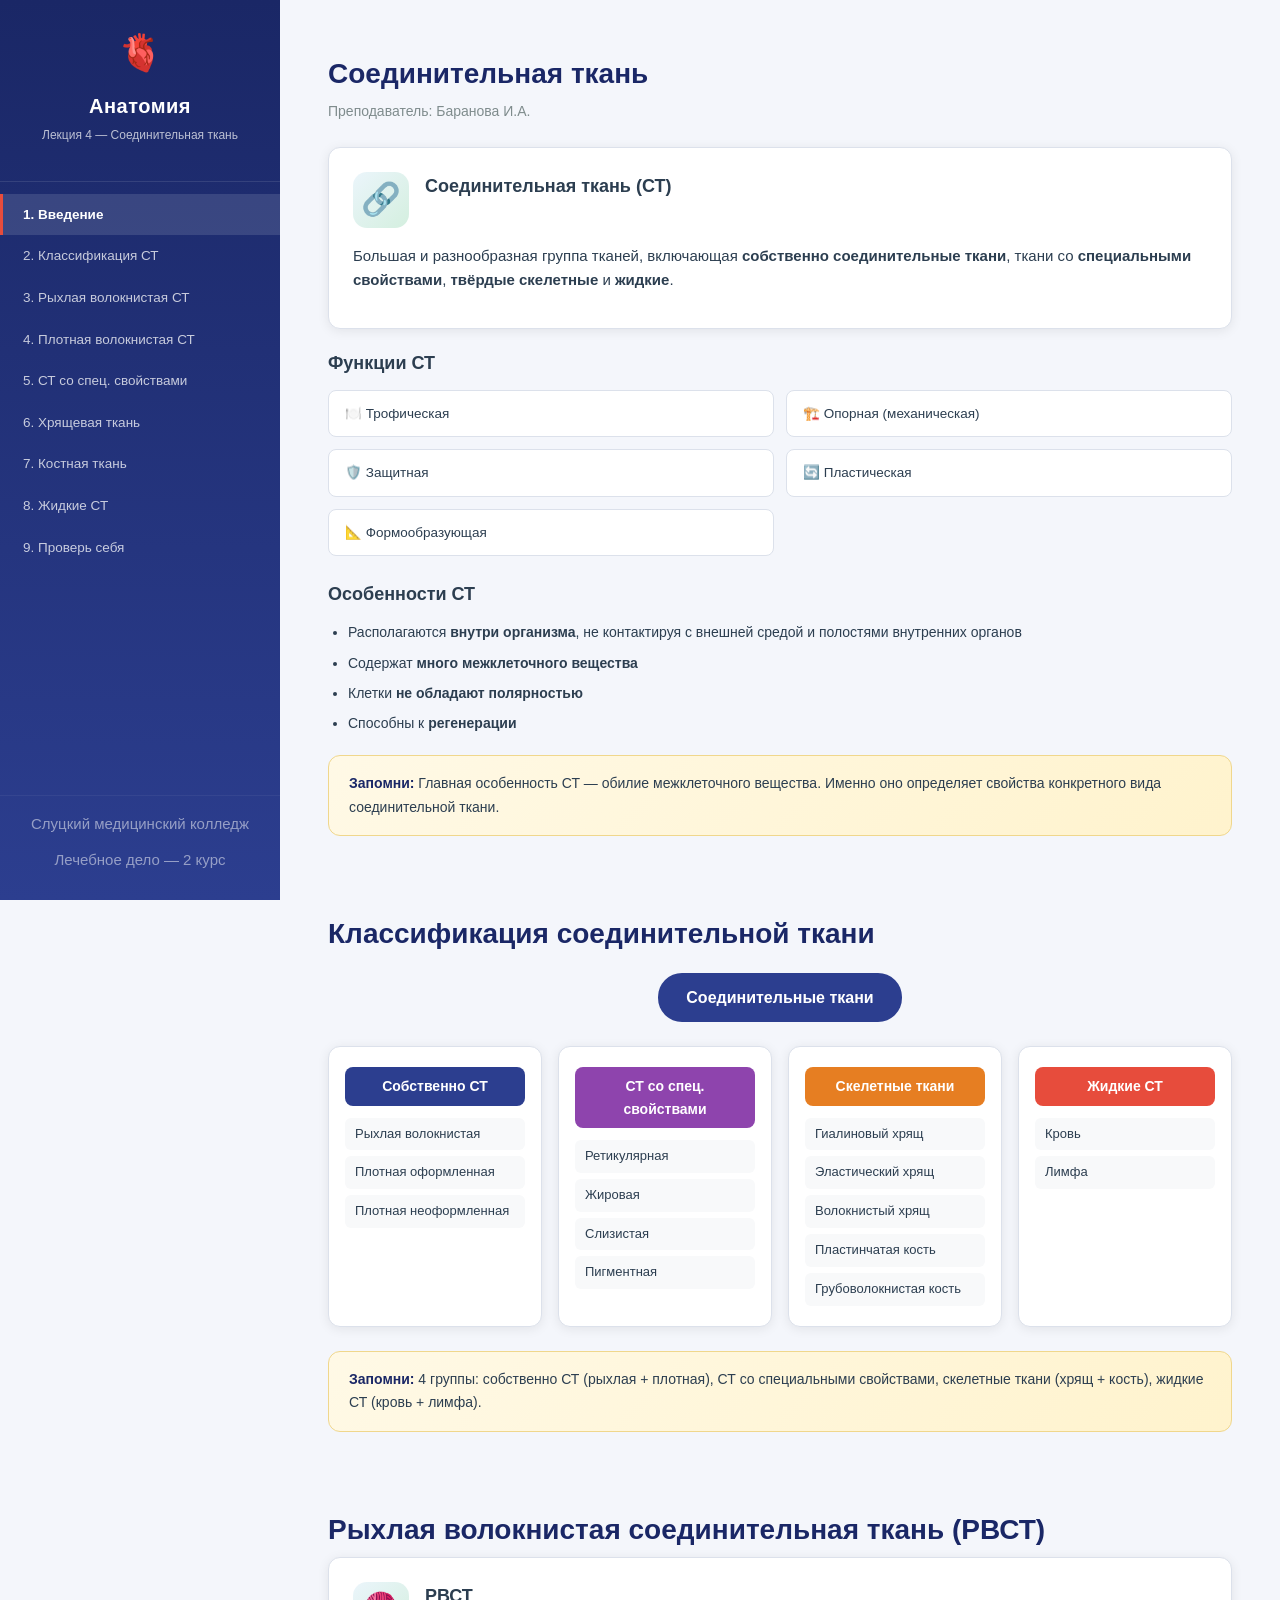
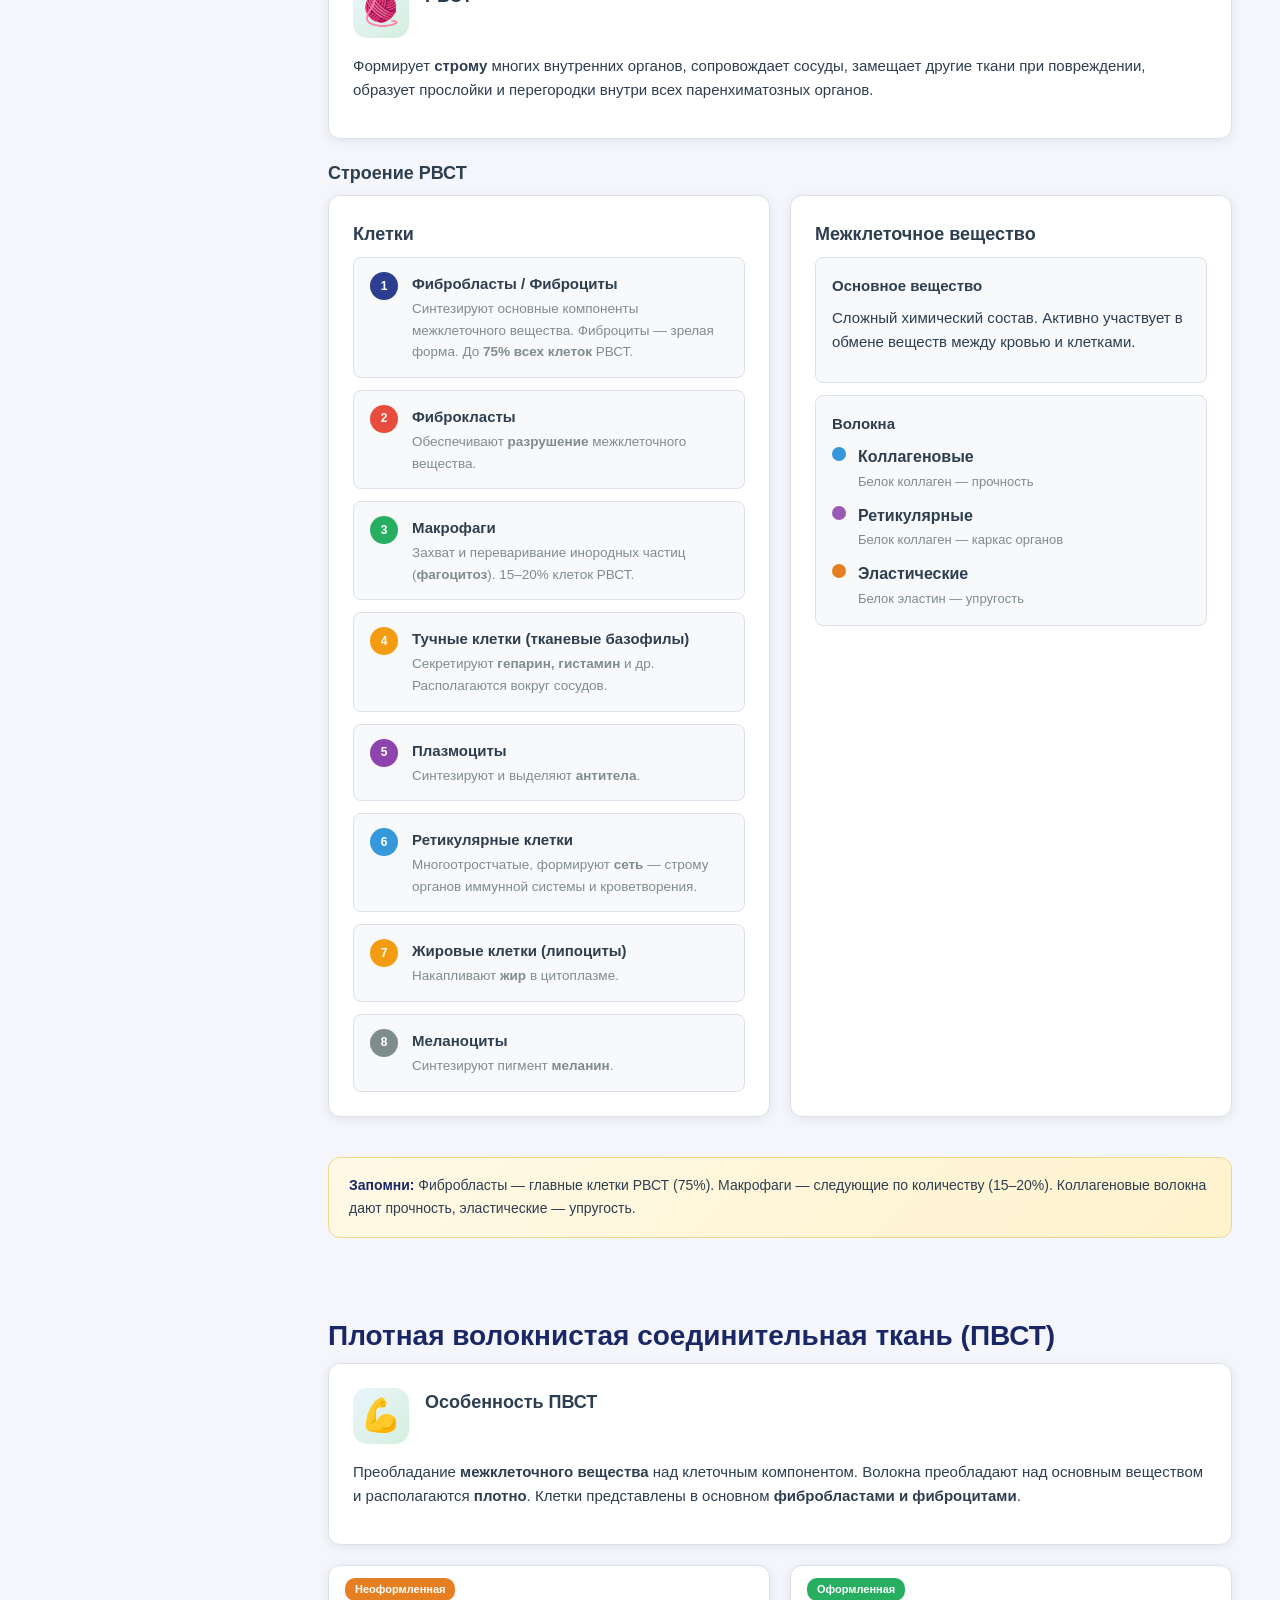
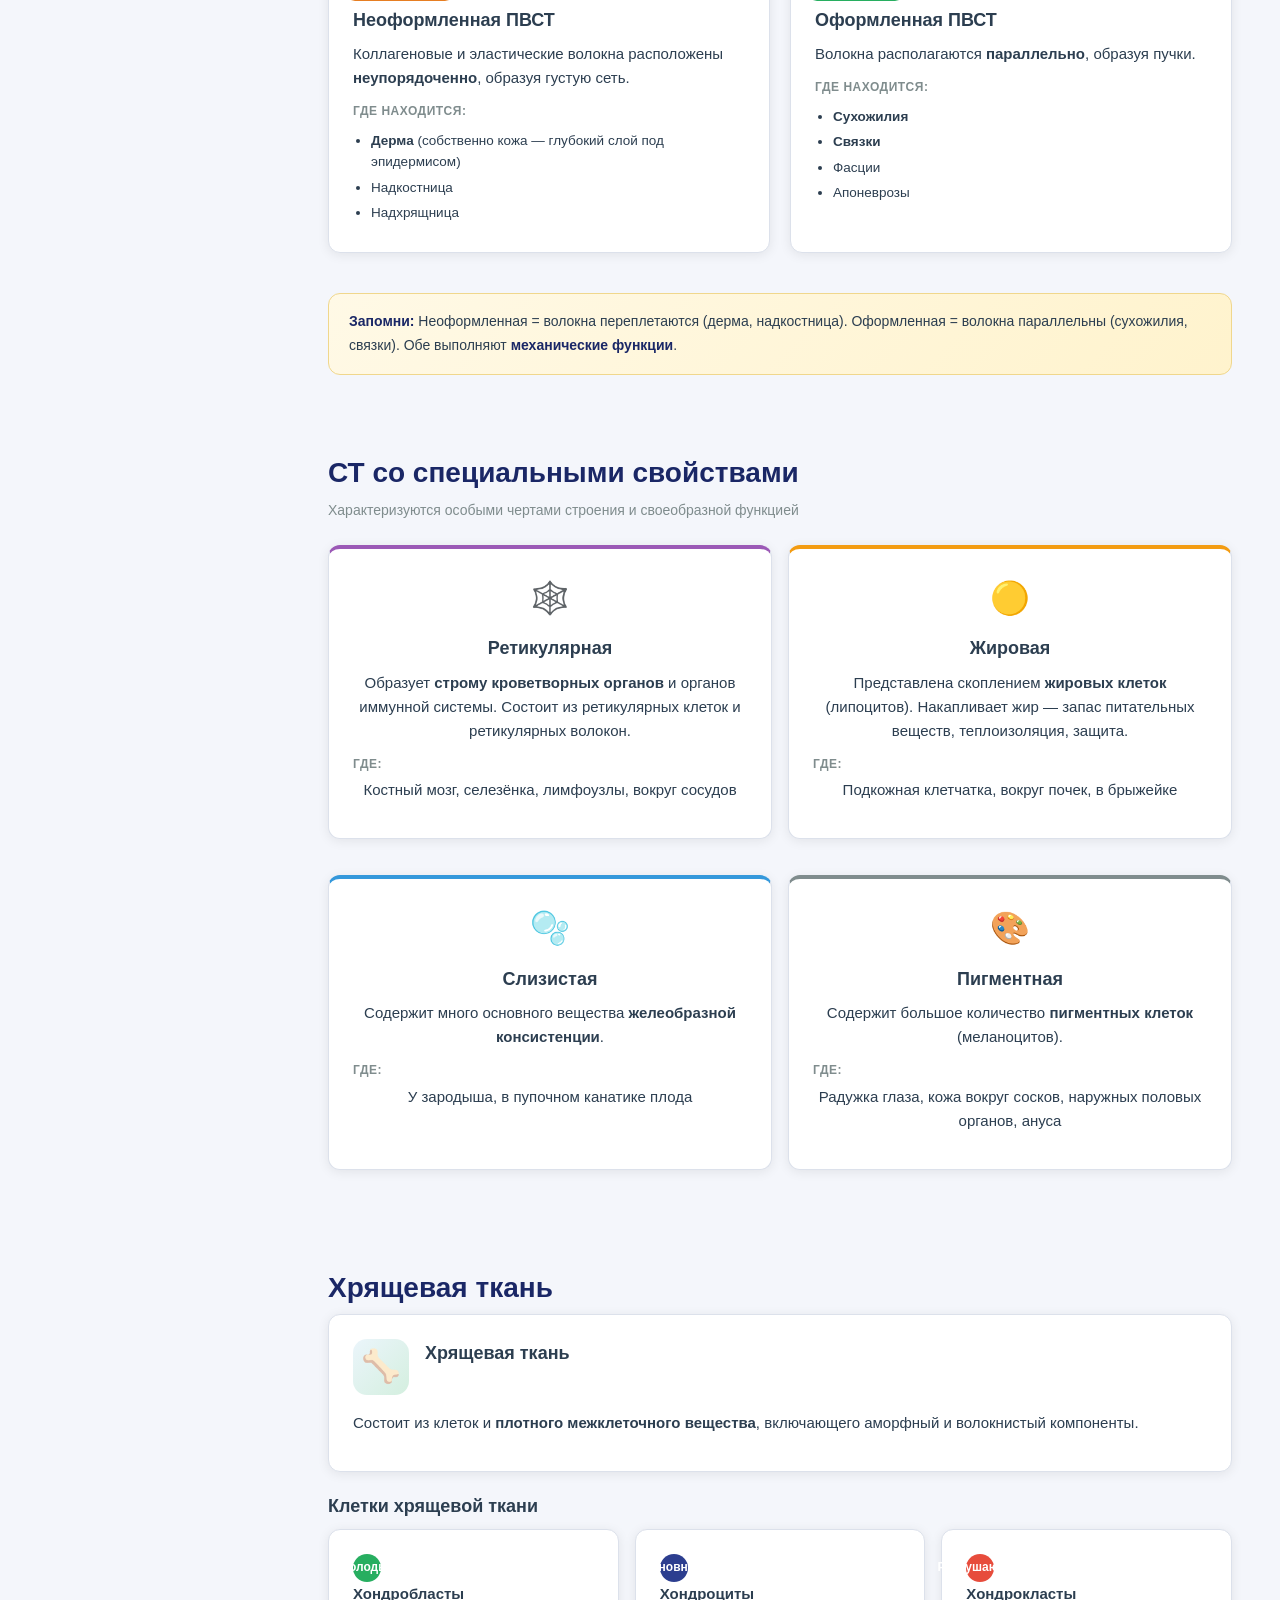
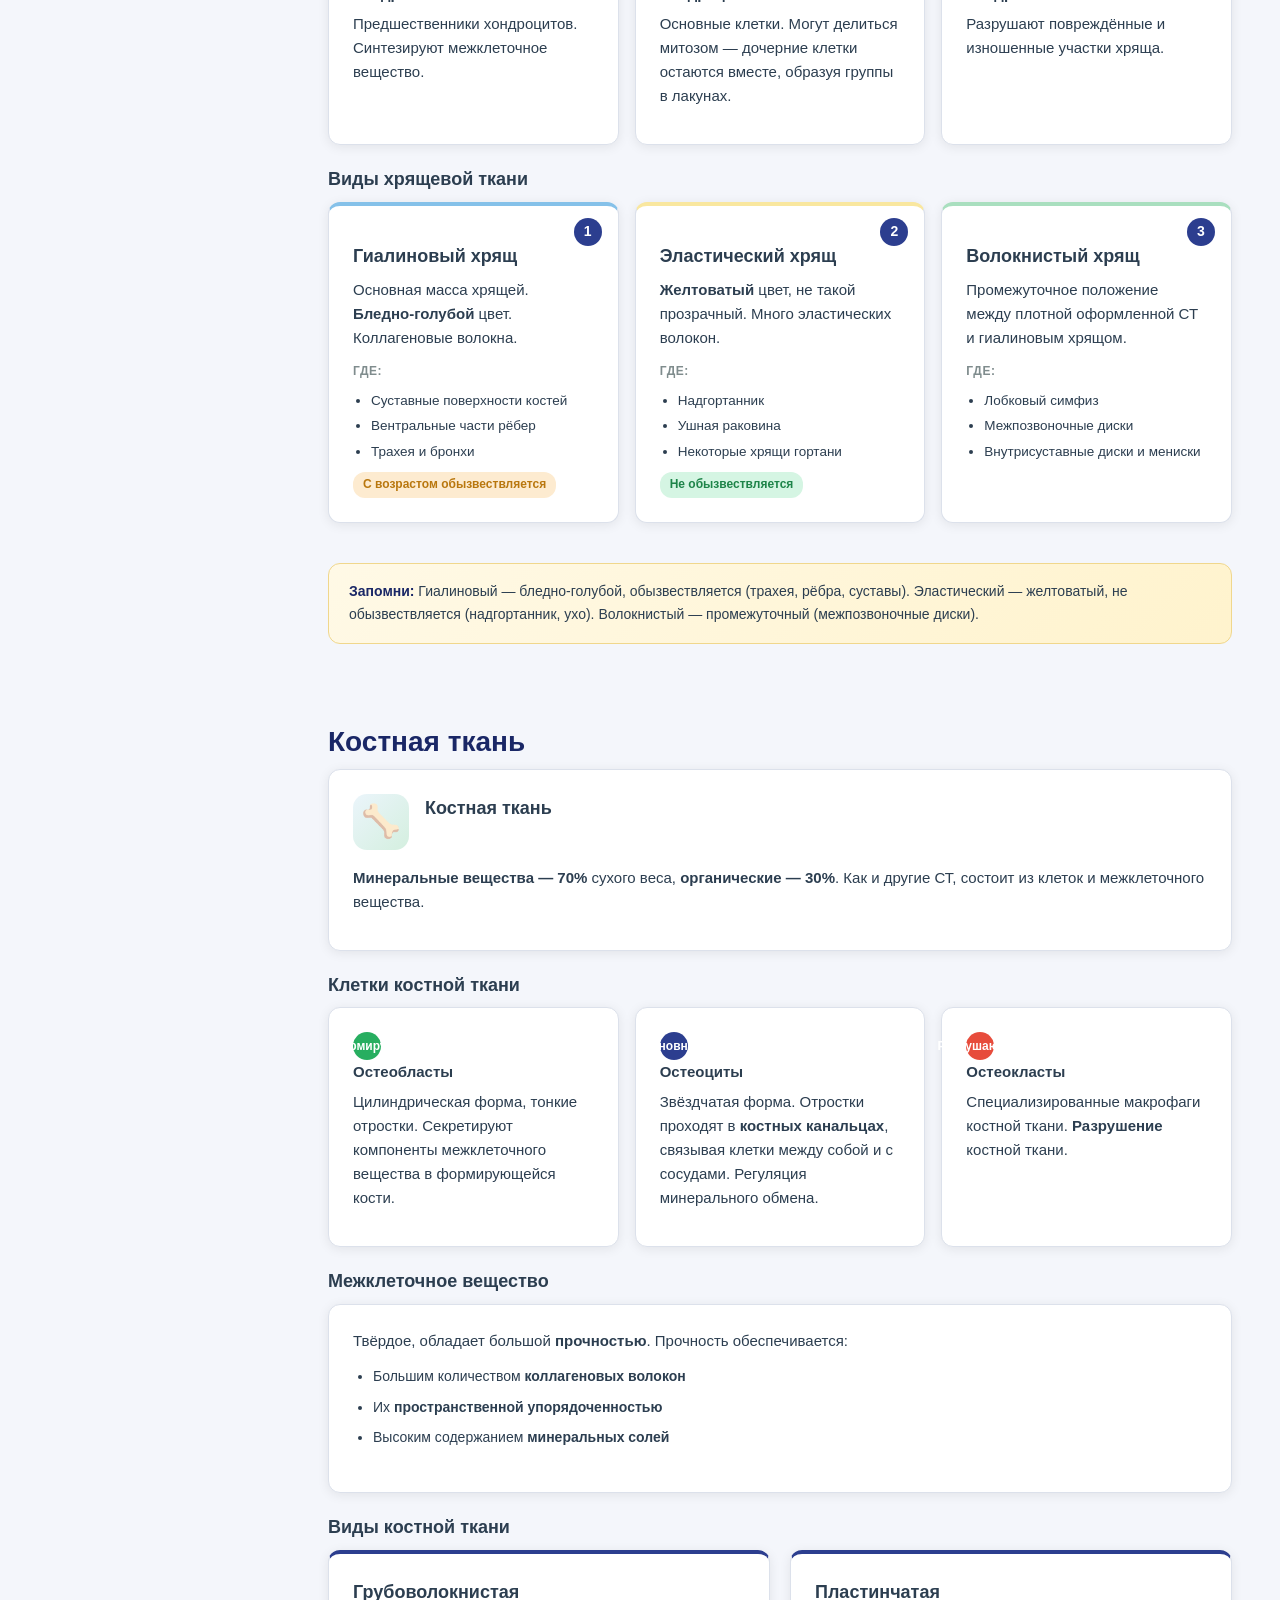
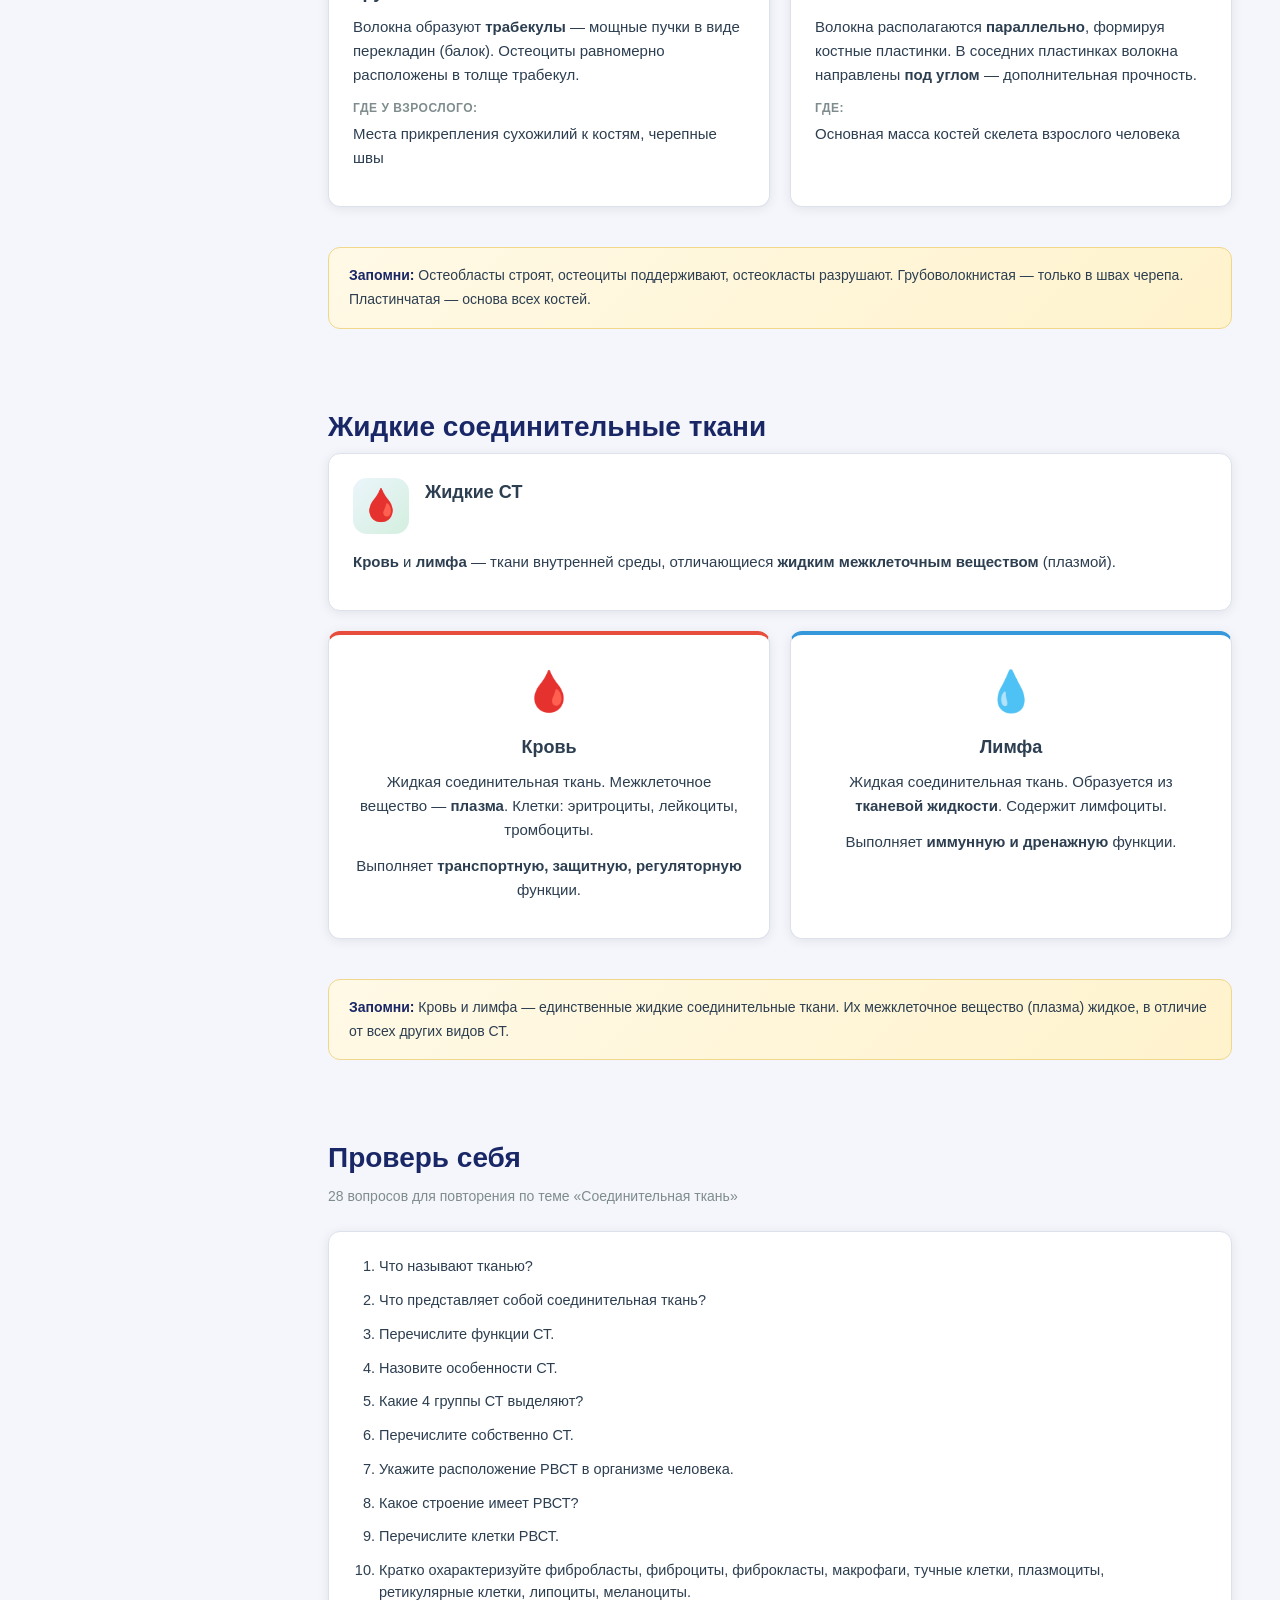
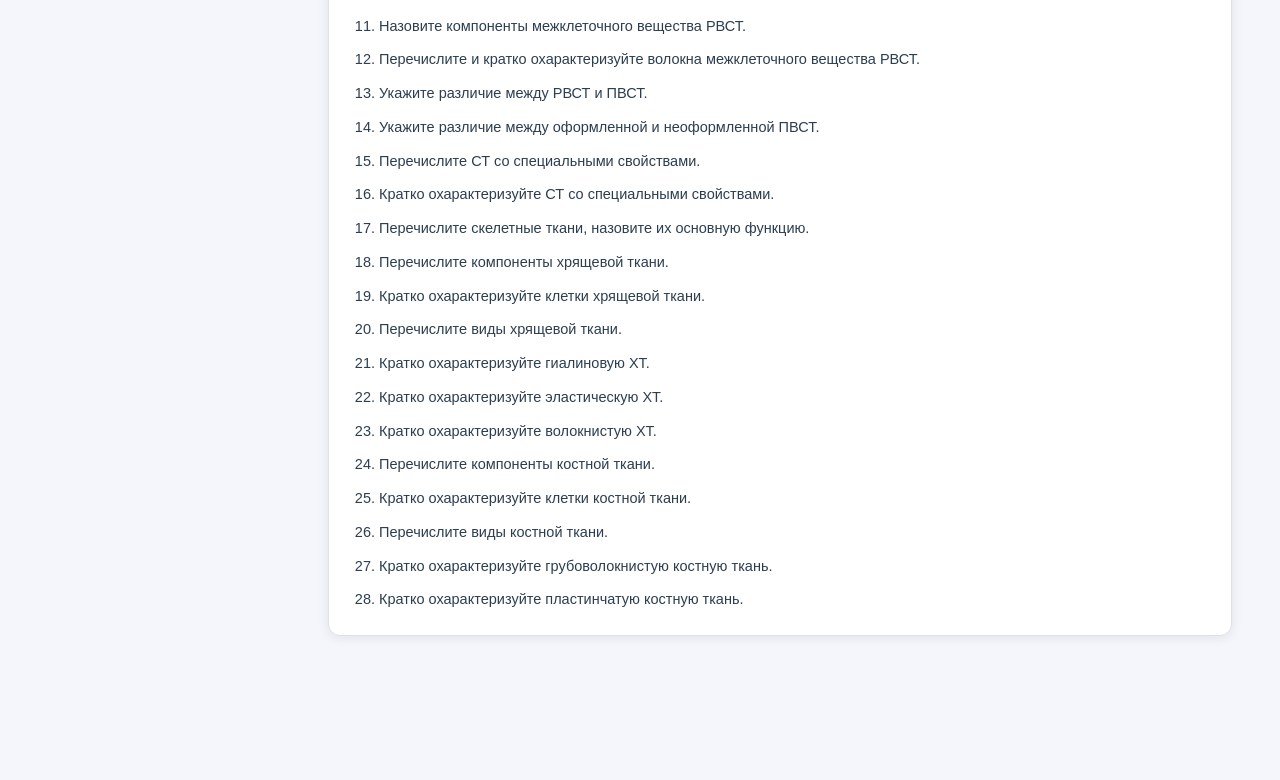
<file: AnatomyApp/connective.html>
<!DOCTYPE html>
<html lang="ru">
<head>
    <meta charset="UTF-8">
    <meta name="viewport" content="width=device-width, initial-scale=1.0">
    <title>Анатомия — Лекция 4: Соединительная ткань</title>
    <link rel="stylesheet" href="connective-style.css">
</head>
<body>

<nav id="sidebar">
    <div class="sidebar-header">
        <div class="logo-icon">🫀</div>
        <h2>Анатомия</h2>
        <p class="subtitle">Лекция 4 — Соединительная ткань</p>
    </div>
    <ul>
        <li><a href="#intro" class="active" onclick="scrollToSection('intro', this)">1. Введение</a></li>
        <li><a href="#classification" onclick="scrollToSection('classification', this)">2. Классификация СТ</a></li>
        <li><a href="#rvst" onclick="scrollToSection('rvst', this)">3. Рыхлая волокнистая СТ</a></li>
        <li><a href="#pvst" onclick="scrollToSection('pvst', this)">4. Плотная волокнистая СТ</a></li>
        <li><a href="#special" onclick="scrollToSection('special', this)">5. СТ со спец. свойствами</a></li>
        <li><a href="#cartilage" onclick="scrollToSection('cartilage', this)">6. Хрящевая ткань</a></li>
        <li><a href="#bone" onclick="scrollToSection('bone', this)">7. Костная ткань</a></li>
        <li><a href="#liquid" onclick="scrollToSection('liquid', this)">8. Жидкие СТ</a></li>
        <li><a href="#quiz" onclick="scrollToSection('quiz', this)">9. Проверь себя</a></li>
    </ul>
    <div class="sidebar-footer">
        <p>Слуцкий медицинский колледж</p>
        <p>Лечебное дело — 2 курс</p>
    </div>
</nav>

<main id="content">

    <!-- ===== SECTION 1: INTRO ===== -->
    <section id="intro" class="section">
        <h1>Соединительная ткань</h1>
        <p class="section-subtitle">Преподаватель: Баранова И.А.</p>

        <div class="card definition-card">
            <div class="card-icon">🔗</div>
            <h3>Соединительная ткань (СТ)</h3>
            <p>Большая и разнообразная группа тканей, включающая <strong>собственно соединительные ткани</strong>, ткани со <strong>специальными свойствами</strong>, <strong>твёрдые скелетные</strong> и <strong>жидкие</strong>.</p>
        </div>

        <h3>Функции СТ</h3>
        <div class="functions-grid">
            <div class="func-item">🍽️ Трофическая</div>
            <div class="func-item">🏗️ Опорная (механическая)</div>
            <div class="func-item">🛡️ Защитная</div>
            <div class="func-item">🔄 Пластическая</div>
            <div class="func-item">📐 Формообразующая</div>
        </div>

        <h3>Особенности СТ</h3>
        <ul class="feature-list">
            <li>Располагаются <strong>внутри организма</strong>, не контактируя с внешней средой и полостями внутренних органов</li>
            <li>Содержат <strong>много межклеточного вещества</strong></li>
            <li>Клетки <strong>не обладают полярностью</strong></li>
            <li>Способны к <strong>регенерации</strong></li>
        </ul>

        <div class="key-point">
            <strong>Запомни:</strong> Главная особенность СТ — обилие межклеточного вещества. Именно оно определяет свойства конкретного вида соединительной ткани.
        </div>
    </section>

    <!-- ===== SECTION 2: CLASSIFICATION ===== -->
    <section id="classification" class="section">
        <h1>Классификация соединительной ткани</h1>

        <div class="classification-tree">
            <div class="tree-root">Соединительные ткани</div>
            <div class="tree-branches">
                <div class="tree-branch">
                    <div class="branch-header own">Собственно СТ</div>
                    <div class="branch-items">
                        <span>Рыхлая волокнистая</span>
                        <span>Плотная оформленная</span>
                        <span>Плотная неоформленная</span>
                    </div>
                </div>
                <div class="tree-branch">
                    <div class="branch-header special">СТ со спец. свойствами</div>
                    <div class="branch-items">
                        <span>Ретикулярная</span>
                        <span>Жировая</span>
                        <span>Слизистая</span>
                        <span>Пигментная</span>
                    </div>
                </div>
                <div class="tree-branch">
                    <div class="branch-header skeletal">Скелетные ткани</div>
                    <div class="branch-items">
                        <span>Гиалиновый хрящ</span>
                        <span>Эластический хрящ</span>
                        <span>Волокнистый хрящ</span>
                        <span>Пластинчатая кость</span>
                        <span>Грубоволокнистая кость</span>
                    </div>
                </div>
                <div class="tree-branch">
                    <div class="branch-header liquid">Жидкие СТ</div>
                    <div class="branch-items">
                        <span>Кровь</span>
                        <span>Лимфа</span>
                    </div>
                </div>
            </div>
        </div>

        <div class="key-point">
            <strong>Запомни:</strong> 4 группы: собственно СТ (рыхлая + плотная), СТ со специальными свойствами, скелетные ткани (хрящ + кость), жидкие СТ (кровь + лимфа).
        </div>
    </section>

    <!-- ===== SECTION 3: RVST ===== -->
    <section id="rvst" class="section">
        <h1>Рыхлая волокнистая соединительная ткань (РВСТ)</h1>

        <div class="card definition-card">
            <div class="card-icon">🧶</div>
            <h3>РВСТ</h3>
            <p>Формирует <strong>строму</strong> многих внутренних органов, сопровождает сосуды, замещает другие ткани при повреждении, образует прослойки и перегородки внутри всех паренхиматозных органов.</p>
        </div>

        <h3>Строение РВСТ</h3>
        <div class="two-col">
            <div class="card">
                <h3>Клетки</h3>
                <div class="cell-list">
                    <div class="cell-item">
                        <span class="cell-badge main">1</span>
                        <div>
                            <h4>Фибробласты / Фиброциты</h4>
                            <p>Синтезируют основные компоненты межклеточного вещества. Фиброциты — зрелая форма. До <strong>75% всех клеток</strong> РВСТ.</p>
                        </div>
                    </div>
                    <div class="cell-item">
                        <span class="cell-badge destroy">2</span>
                        <div>
                            <h4>Фиброкласты</h4>
                            <p>Обеспечивают <strong>разрушение</strong> межклеточного вещества.</p>
                        </div>
                    </div>
                    <div class="cell-item">
                        <span class="cell-badge eat">3</span>
                        <div>
                            <h4>Макрофаги</h4>
                            <p>Захват и переваривание инородных частиц (<strong>фагоцитоз</strong>). 15–20% клеток РВСТ.</p>
                        </div>
                    </div>
                    <div class="cell-item">
                        <span class="cell-badge signal">4</span>
                        <div>
                            <h4>Тучные клетки (тканевые базофилы)</h4>
                            <p>Секретируют <strong>гепарин, гистамин</strong> и др. Располагаются вокруг сосудов.</p>
                        </div>
                    </div>
                    <div class="cell-item">
                        <span class="cell-badge immune">5</span>
                        <div>
                            <h4>Плазмоциты</h4>
                            <p>Синтезируют и выделяют <strong>антитела</strong>.</p>
                        </div>
                    </div>
                    <div class="cell-item">
                        <span class="cell-badge net">6</span>
                        <div>
                            <h4>Ретикулярные клетки</h4>
                            <p>Многоотростчатые, формируют <strong>сеть</strong> — строму органов иммунной системы и кроветворения.</p>
                        </div>
                    </div>
                    <div class="cell-item">
                        <span class="cell-badge fat">7</span>
                        <div>
                            <h4>Жировые клетки (липоциты)</h4>
                            <p>Накапливают <strong>жир</strong> в цитоплазме.</p>
                        </div>
                    </div>
                    <div class="cell-item">
                        <span class="cell-badge pigment">8</span>
                        <div>
                            <h4>Меланоциты</h4>
                            <p>Синтезируют пигмент <strong>меланин</strong>.</p>
                        </div>
                    </div>
                </div>
            </div>
            <div class="card">
                <h3>Межклеточное вещество</h3>
                <div class="sub-block">
                    <h4>Основное вещество</h4>
                    <p>Сложный химический состав. Активно участвует в обмене веществ между кровью и клетками.</p>
                </div>
                <div class="sub-block">
                    <h4>Волокна</h4>
                    <div class="fiber-list">
                        <div class="fiber-item">
                            <span class="fiber-dot collagen"></span>
                            <div>
                                <strong>Коллагеновые</strong>
                                <p>Белок коллаген — прочность</p>
                            </div>
                        </div>
                        <div class="fiber-item">
                            <span class="fiber-dot reticular"></span>
                            <div>
                                <strong>Ретикулярные</strong>
                                <p>Белок коллаген — каркас органов</p>
                            </div>
                        </div>
                        <div class="fiber-item">
                            <span class="fiber-dot elastic"></span>
                            <div>
                                <strong>Эластические</strong>
                                <p>Белок эластин — упругость</p>
                            </div>
                        </div>
                    </div>
                </div>
            </div>
        </div>

        <div class="key-point">
            <strong>Запомни:</strong> Фибробласты — главные клетки РВСТ (75%). Макрофаги — следующие по количеству (15–20%). Коллагеновые волокна дают прочность, эластические — упругость.
        </div>
    </section>

    <!-- ===== SECTION 4: PVST ===== -->
    <section id="pvst" class="section">
        <h1>Плотная волокнистая соединительная ткань (ПВСТ)</h1>

        <div class="card definition-card">
            <div class="card-icon">💪</div>
            <h3>Особенность ПВСТ</h3>
            <p>Преобладание <strong>межклеточного вещества</strong> над клеточным компонентом. Волокна преобладают над основным веществом и располагаются <strong>плотно</strong>. Клетки представлены в основном <strong>фибробластами и фиброцитами</strong>.</p>
        </div>

        <div class="two-col">
            <div class="card pvst-card unformed">
                <div class="pvst-badge">Неоформленная</div>
                <h3>Неоформленная ПВСТ</h3>
                <p>Коллагеновые и эластические волокна расположены <strong>неупорядоченно</strong>, образуя густую сеть.</p>
                <div class="where-label">Где находится:</div>
                <ul>
                    <li><strong>Дерма</strong> (собственно кожа — глубокий слой под эпидермисом)</li>
                    <li>Надкостница</li>
                    <li>Надхрящница</li>
                </ul>
            </div>
            <div class="card pvst-card formed">
                <div class="pvst-badge">Оформленная</div>
                <h3>Оформленная ПВСТ</h3>
                <p>Волокна располагаются <strong>параллельно</strong>, образуя пучки.</p>
                <div class="where-label">Где находится:</div>
                <ul>
                    <li><strong>Сухожилия</strong></li>
                    <li><strong>Связки</strong></li>
                    <li>Фасции</li>
                    <li>Апоневрозы</li>
                </ul>
            </div>
        </div>

        <div class="key-point">
            <strong>Запомни:</strong> Неоформленная = волокна переплетаются (дерма, надкостница). Оформленная = волокна параллельны (сухожилия, связки). Обе выполняют <strong>механические функции</strong>.
        </div>
    </section>

    <!-- ===== SECTION 5: SPECIAL CT ===== -->
    <section id="special" class="section">
        <h1>СТ со специальными свойствами</h1>
        <p class="section-subtitle">Характеризуются особыми чертами строения и своеобразной функцией</p>

        <div class="special-grid">
            <div class="card special-card reticular">
                <div class="spec-icon">🕸️</div>
                <h3>Ретикулярная</h3>
                <p>Образует <strong>строму кроветворных органов</strong> и органов иммунной системы. Состоит из ретикулярных клеток и ретикулярных волокон.</p>
                <div class="where-label">Где:</div>
                <p>Костный мозг, селезёнка, лимфоузлы, вокруг сосудов</p>
            </div>
            <div class="card special-card adipose">
                <div class="spec-icon">🟡</div>
                <h3>Жировая</h3>
                <p>Представлена скоплением <strong>жировых клеток</strong> (липоцитов). Накапливает жир — запас питательных веществ, теплоизоляция, защита.</p>
                <div class="where-label">Где:</div>
                <p>Подкожная клетчатка, вокруг почек, в брыжейке</p>
            </div>
            <div class="card special-card mucous">
                <div class="spec-icon">🫧</div>
                <h3>Слизистая</h3>
                <p>Содержит много основного вещества <strong>желеобразной консистенции</strong>.</p>
                <div class="where-label">Где:</div>
                <p>У зародыша, в пупочном канатике плода</p>
            </div>
            <div class="card special-card pigment">
                <div class="spec-icon">🎨</div>
                <h3>Пигментная</h3>
                <p>Содержит большое количество <strong>пигментных клеток</strong> (меланоцитов).</p>
                <div class="where-label">Где:</div>
                <p>Радужка глаза, кожа вокруг сосков, наружных половых органов, ануса</p>
            </div>
        </div>
    </section>

    <!-- ===== SECTION 6: CARTILAGE ===== -->
    <section id="cartilage" class="section">
        <h1>Хрящевая ткань</h1>

        <div class="card definition-card">
            <div class="card-icon">🦴</div>
            <h3>Хрящевая ткань</h3>
            <p>Состоит из клеток и <strong>плотного межклеточного вещества</strong>, включающего аморфный и волокнистый компоненты.</p>
        </div>

        <h3>Клетки хрящевой ткани</h3>
        <div class="three-col">
            <div class="card cell-card">
                <div class="cell-badge new">Молодые</div>
                <h4>Хондробласты</h4>
                <p>Предшественники хондроцитов. Синтезируют межклеточное вещество.</p>
            </div>
            <div class="card cell-card">
                <div class="cell-badge main">Основные</div>
                <h4>Хондроциты</h4>
                <p>Основные клетки. Могут делиться митозом — дочерние клетки остаются вместе, образуя группы в лакунах.</p>
            </div>
            <div class="card cell-card">
                <div class="cell-badge destroy">Разрушающие</div>
                <h4>Хондрокласты</h4>
                <p>Разрушают повреждённые и изношенные участки хряща.</p>
            </div>
        </div>

        <h3>Виды хрящевой ткани</h3>
        <div class="three-col">
            <div class="card cartilage-type hyaline">
                <div class="cart-badge">1</div>
                <h3>Гиалиновый хрящ</h3>
                <p>Основная масса хрящей. <strong>Бледно-голубой</strong> цвет. Коллагеновые волокна.</p>
                <div class="where-label">Где:</div>
                <ul>
                    <li>Суставные поверхности костей</li>
                    <li>Вентральные части рёбер</li>
                    <li>Трахея и бронхи</li>
                </ul>
                <div class="badge warning">С возрастом обызвествляется</div>
            </div>
            <div class="card cartilage-type elastic">
                <div class="cart-badge">2</div>
                <h3>Эластический хрящ</h3>
                <p><strong>Желтоватый</strong> цвет, не такой прозрачный. Много эластических волокон.</p>
                <div class="where-label">Где:</div>
                <ul>
                    <li>Надгортанник</li>
                    <li>Ушная раковина</li>
                    <li>Некоторые хрящи гортани</li>
                </ul>
                <div class="badge success">Не обызвествляется</div>
            </div>
            <div class="card cartilage-type fibrous">
                <div class="cart-badge">3</div>
                <h3>Волокнистый хрящ</h3>
                <p>Промежуточное положение между плотной оформленной СТ и гиалиновым хрящом.</p>
                <div class="where-label">Где:</div>
                <ul>
                    <li>Лобковый симфиз</li>
                    <li>Межпозвоночные диски</li>
                    <li>Внутрисуставные диски и мениски</li>
                </ul>
            </div>
        </div>

        <div class="key-point">
            <strong>Запомни:</strong> Гиалиновый — бледно-голубой, обызвествляется (трахея, рёбра, суставы). Эластический — желтоватый, не обызвествляется (надгортанник, ухо). Волокнистый — промежуточный (межпозвоночные диски).
        </div>
    </section>

    <!-- ===== SECTION 7: BONE ===== -->
    <section id="bone" class="section">
        <h1>Костная ткань</h1>

        <div class="card definition-card">
            <div class="card-icon">🦴</div>
            <h3>Костная ткань</h3>
            <p><strong>Минеральные вещества — 70%</strong> сухого веса, <strong>органические — 30%</strong>. Как и другие СТ, состоит из клеток и межклеточного вещества.</p>
        </div>

        <h3>Клетки костной ткани</h3>
        <div class="three-col">
            <div class="card cell-card">
                <div class="cell-badge new">Формируют</div>
                <h4>Остеобласты</h4>
                <p>Цилиндрическая форма, тонкие отростки. Секретируют компоненты межклеточного вещества в формирующейся кости.</p>
            </div>
            <div class="card cell-card">
                <div class="cell-badge main">Основные</div>
                <h4>Остеоциты</h4>
                <p>Звёздчатая форма. Отростки проходят в <strong>костных канальцах</strong>, связывая клетки между собой и с сосудами. Регуляция минерального обмена.</p>
            </div>
            <div class="card cell-card">
                <div class="cell-badge destroy">Разрушающие</div>
                <h4>Остеокласты</h4>
                <p>Специализированные макрофаги костной ткани. <strong>Разрушение</strong> костной ткани.</p>
            </div>
        </div>

        <h3>Межклеточное вещество</h3>
        <div class="card">
            <p>Твёрдое, обладает большой <strong>прочностью</strong>. Прочность обеспечивается:</p>
            <ul class="feature-list">
                <li>Большим количеством <strong>коллагеновых волокон</strong></li>
                <li>Их <strong>пространственной упорядоченностью</strong></li>
                <li>Высоким содержанием <strong>минеральных солей</strong></li>
            </ul>
        </div>

        <h3>Виды костной ткани</h3>
        <div class="two-col">
            <div class="card bone-type coarse">
                <h3>Грубоволокнистая</h3>
                <p>Волокна образуют <strong>трабекулы</strong> — мощные пучки в виде перекладин (балок). Остеоциты равномерно расположены в толще трабекул.</p>
                <div class="where-label">Где у взрослого:</div>
                <p>Места прикрепления сухожилий к костям, черепные швы</p>
            </div>
            <div class="card bone-type lamellar">
                <h3>Пластинчатая</h3>
                <p>Волокна располагаются <strong>параллельно</strong>, формируя костные пластинки. В соседних пластинках волокна направлены <strong>под углом</strong> — дополнительная прочность.</p>
                <div class="where-label">Где:</div>
                <p>Основная масса костей скелета взрослого человека</p>
            </div>
        </div>

        <div class="key-point">
            <strong>Запомни:</strong> Остеобласты строят, остеоциты поддерживают, остеокласты разрушают. Грубоволокнистая — только в швах черепа. Пластинчатая — основа всех костей.
        </div>
    </section>

    <!-- ===== SECTION 8: LIQUID CT ===== -->
    <section id="liquid" class="section">
        <h1>Жидкие соединительные ткани</h1>

        <div class="card definition-card">
            <div class="card-icon">🩸</div>
            <h3>Жидкие СТ</h3>
            <p><strong>Кровь</strong> и <strong>лимфа</strong> — ткани внутренней среды, отличающиеся <strong>жидким межклеточным веществом</strong> (плазмой).</p>
        </div>

        <div class="two-col">
            <div class="card liquid-card blood">
                <div class="liquid-icon">🩸</div>
                <h3>Кровь</h3>
                <p>Жидкая соединительная ткань. Межклеточное вещество — <strong>плазма</strong>. Клетки: эритроциты, лейкоциты, тромбоциты.</p>
                <p>Выполняет <strong>транспортную, защитную, регуляторную</strong> функции.</p>
            </div>
            <div class="card liquid-card lymph">
                <div class="liquid-icon">💧</div>
                <h3>Лимфа</h3>
                <p>Жидкая соединительная ткань. Образуется из <strong>тканевой жидкости</strong>. Содержит лимфоциты.</p>
                <p>Выполняет <strong>иммунную и дренажную</strong> функции.</p>
            </div>
        </div>

        <div class="key-point">
            <strong>Запомни:</strong> Кровь и лимфа — единственные жидкие соединительные ткани. Их межклеточное вещество (плазма) жидкое, в отличие от всех других видов СТ.
        </div>
    </section>

    <!-- ===== SECTION 9: QUIZ ===== -->
    <section id="quiz" class="section">
        <h1>Проверь себя</h1>
        <p class="section-subtitle">28 вопросов для повторения по теме «Соединительная ткань»</p>

        <div class="quiz-card">
            <ol class="quiz-list">
                <li>Что называют тканью?</li>
                <li>Что представляет собой соединительная ткань?</li>
                <li>Перечислите функции СТ.</li>
                <li>Назовите особенности СТ.</li>
                <li>Какие 4 группы СТ выделяют?</li>
                <li>Перечислите собственно СТ.</li>
                <li>Укажите расположение РВСТ в организме человека.</li>
                <li>Какое строение имеет РВСТ?</li>
                <li>Перечислите клетки РВСТ.</li>
                <li>Кратко охарактеризуйте фибробласты, фиброциты, фиброкласты, макрофаги, тучные клетки, плазмоциты, ретикулярные клетки, липоциты, меланоциты.</li>
                <li>Назовите компоненты межклеточного вещества РВСТ.</li>
                <li>Перечислите и кратко охарактеризуйте волокна межклеточного вещества РВСТ.</li>
                <li>Укажите различие между РВСТ и ПВСТ.</li>
                <li>Укажите различие между оформленной и неоформленной ПВСТ.</li>
                <li>Перечислите СТ со специальными свойствами.</li>
                <li>Кратко охарактеризуйте СТ со специальными свойствами.</li>
                <li>Перечислите скелетные ткани, назовите их основную функцию.</li>
                <li>Перечислите компоненты хрящевой ткани.</li>
                <li>Кратко охарактеризуйте клетки хрящевой ткани.</li>
                <li>Перечислите виды хрящевой ткани.</li>
                <li>Кратко охарактеризуйте гиалиновую ХТ.</li>
                <li>Кратко охарактеризуйте эластическую ХТ.</li>
                <li>Кратко охарактеризуйте волокнистую ХТ.</li>
                <li>Перечислите компоненты костной ткани.</li>
                <li>Кратко охарактеризуйте клетки костной ткани.</li>
                <li>Перечислите виды костной ткани.</li>
                <li>Кратко охарактеризуйте грубоволокнистую костную ткань.</li>
                <li>Кратко охарактеризуйте пластинчатую костную ткань.</li>
            </ol>
        </div>
    </section>

</main>

<script>
function scrollToSection(id, link) {
    document.getElementById(id).scrollIntoView({ behavior: 'smooth', block: 'start' });
    document.querySelectorAll('#sidebar ul li a').forEach(a => a.classList.remove('active'));
    link.classList.add('active');
}

const observer = new IntersectionObserver(entries => {
    entries.forEach(entry => {
        if (entry.isIntersecting) {
            const id = entry.target.id;
            document.querySelectorAll('#sidebar ul li a').forEach(a => {
                a.classList.toggle('active', a.getAttribute('href') === '#' + id);
            });
        }
    });
}, { rootMargin: '-20% 0px -70% 0px' });

document.querySelectorAll('.section').forEach(s => observer.observe(s));
</script>

</body>
</html>
</file>
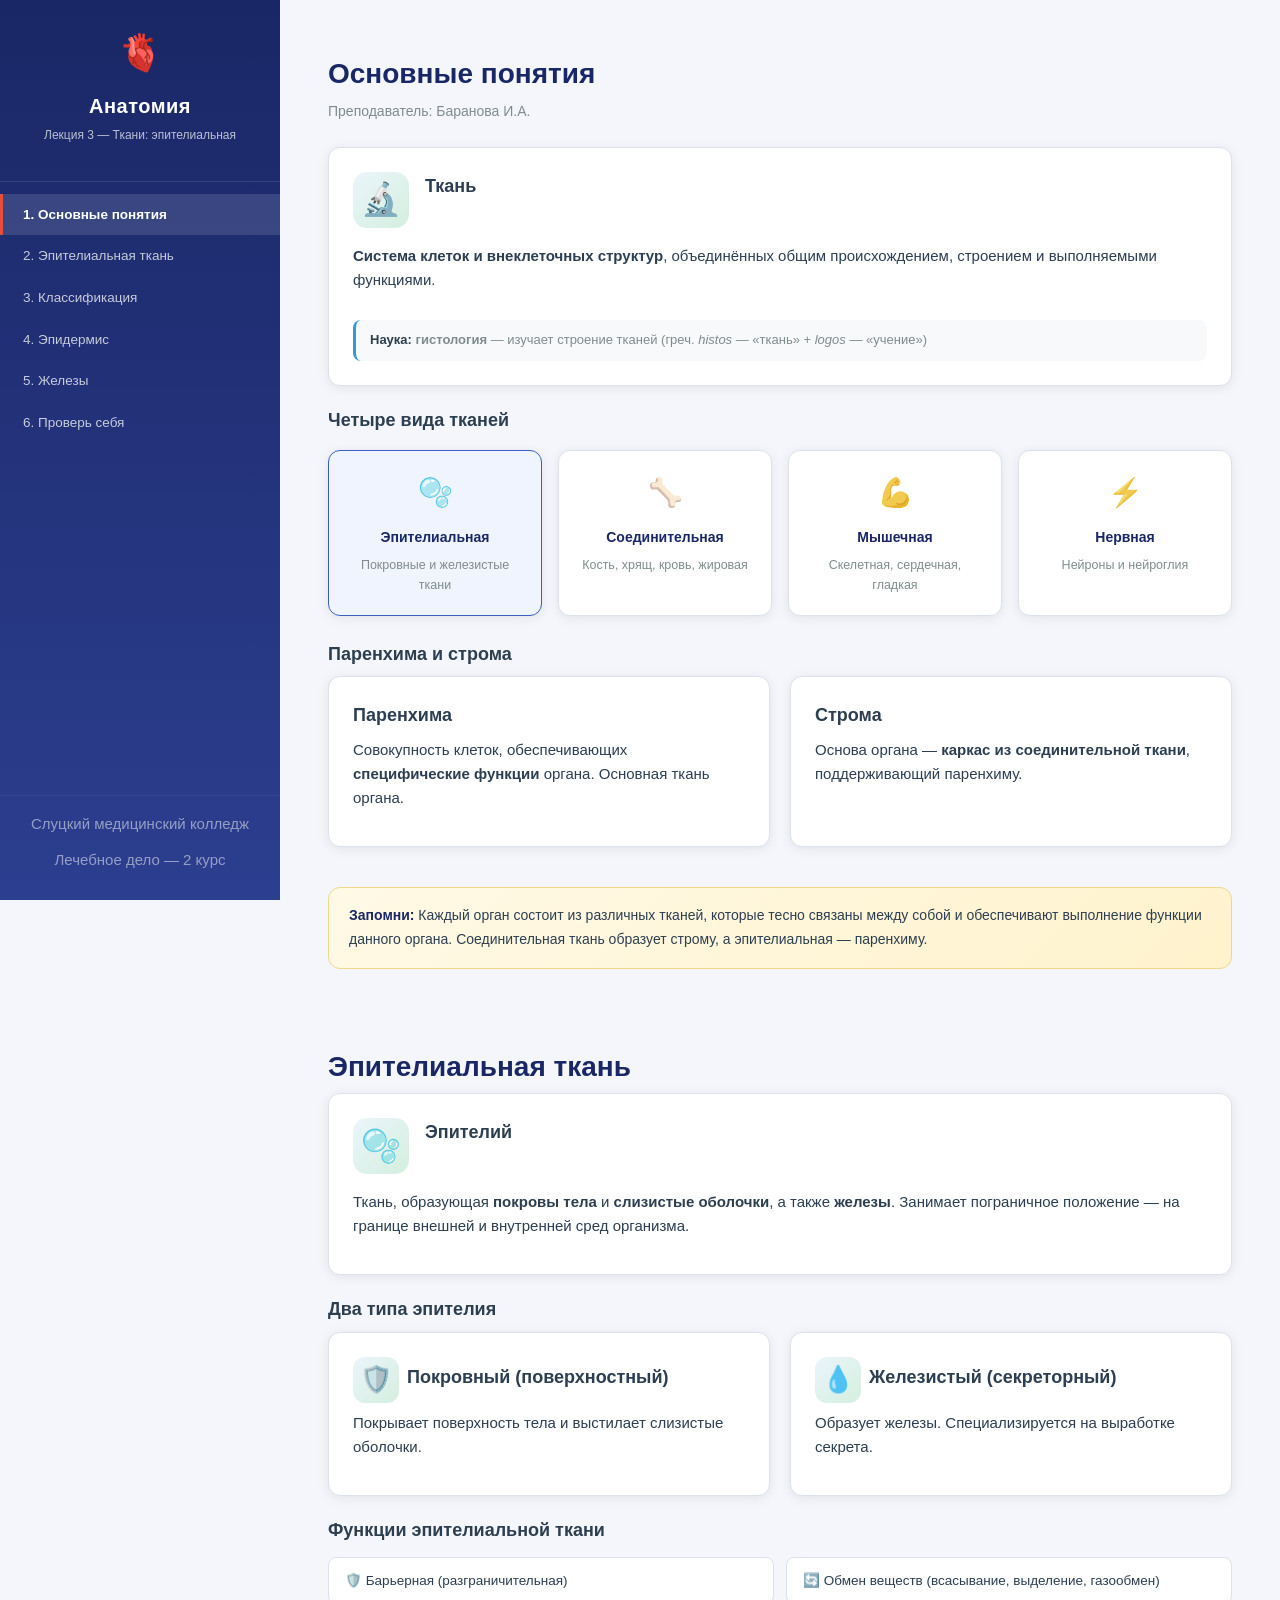
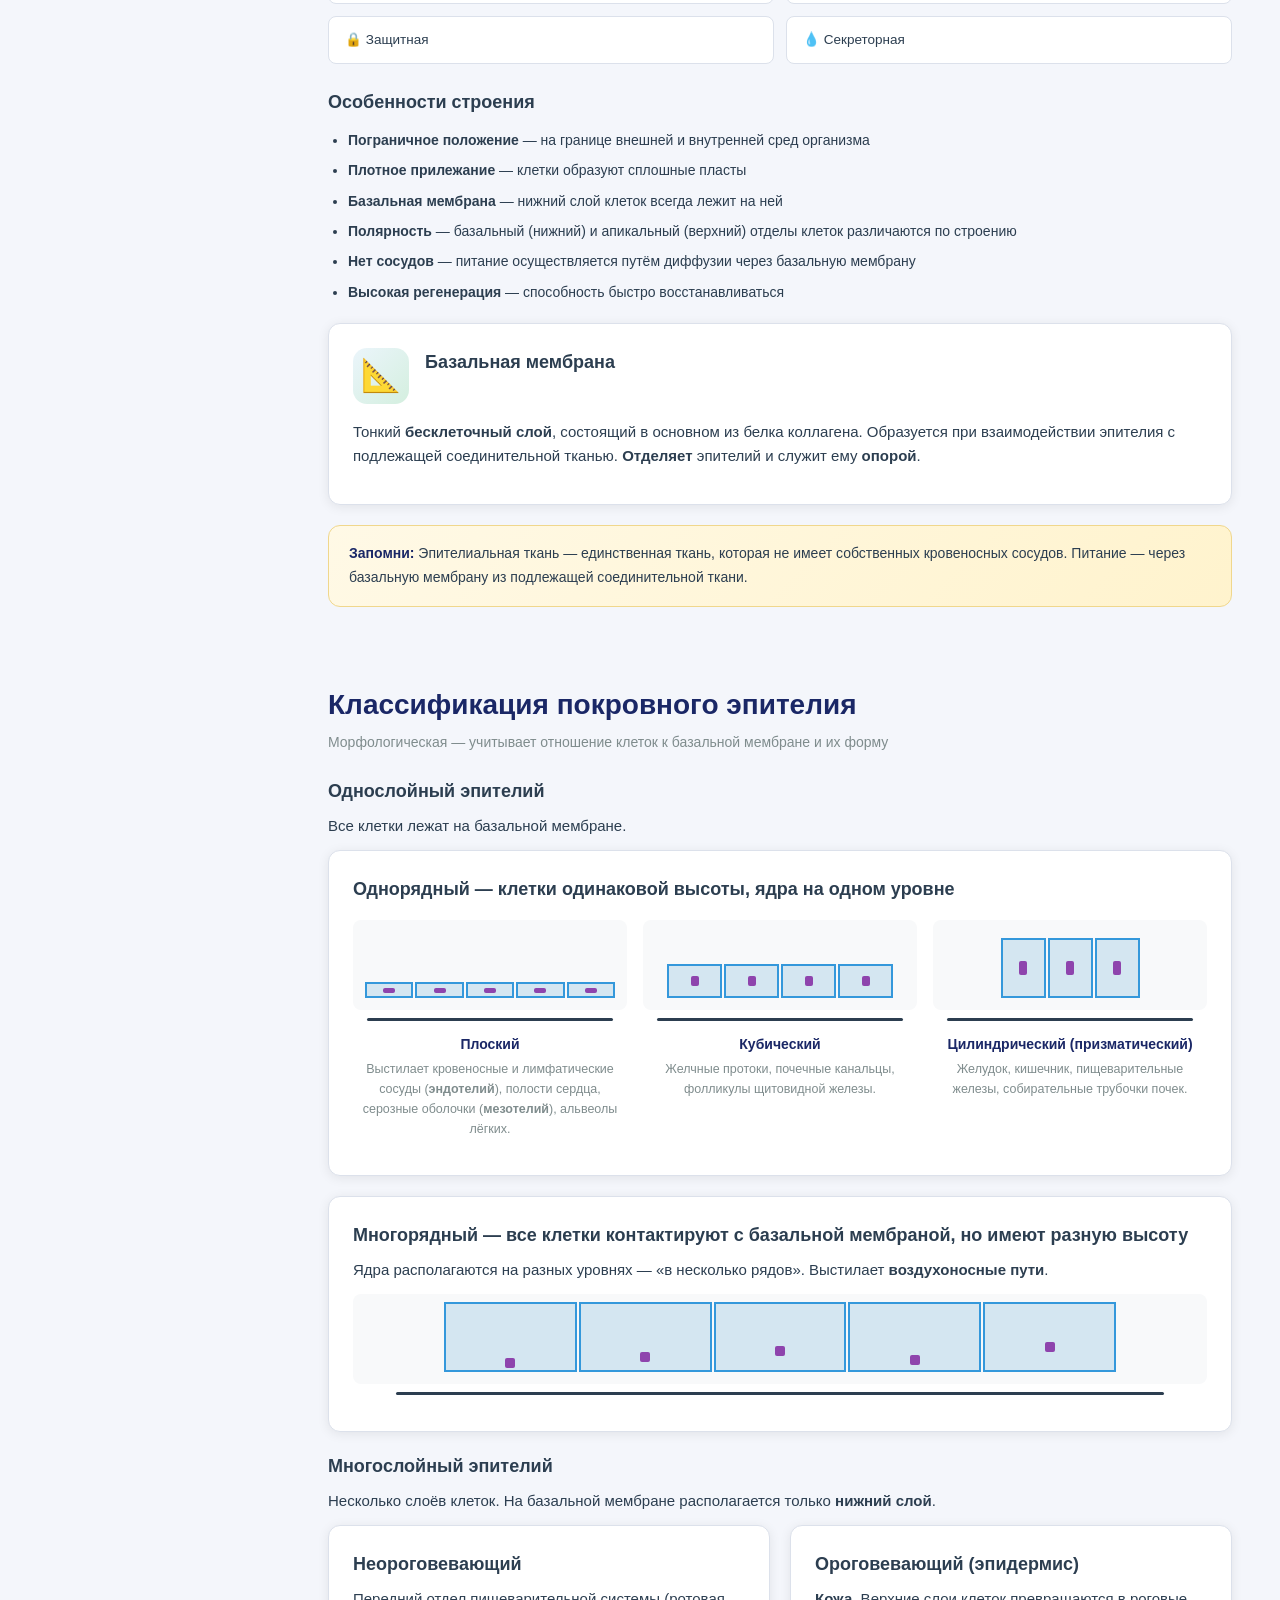
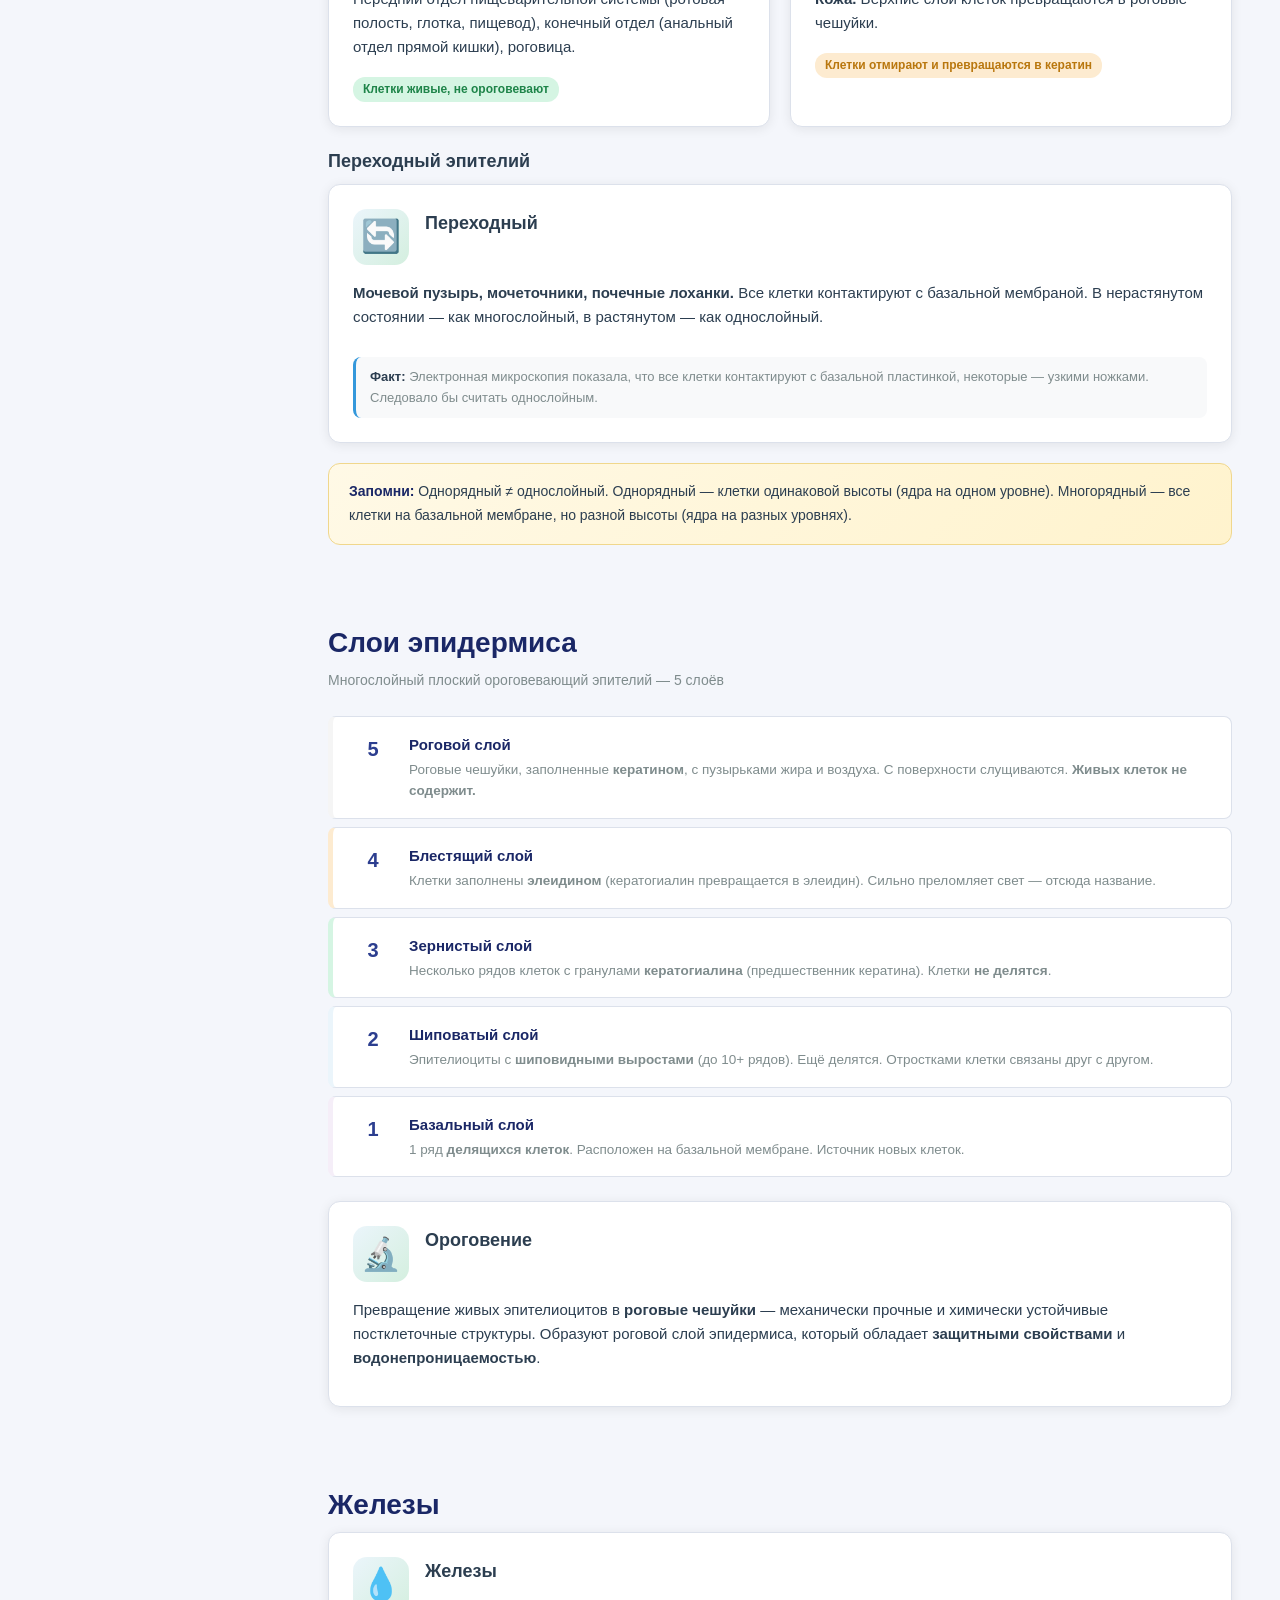
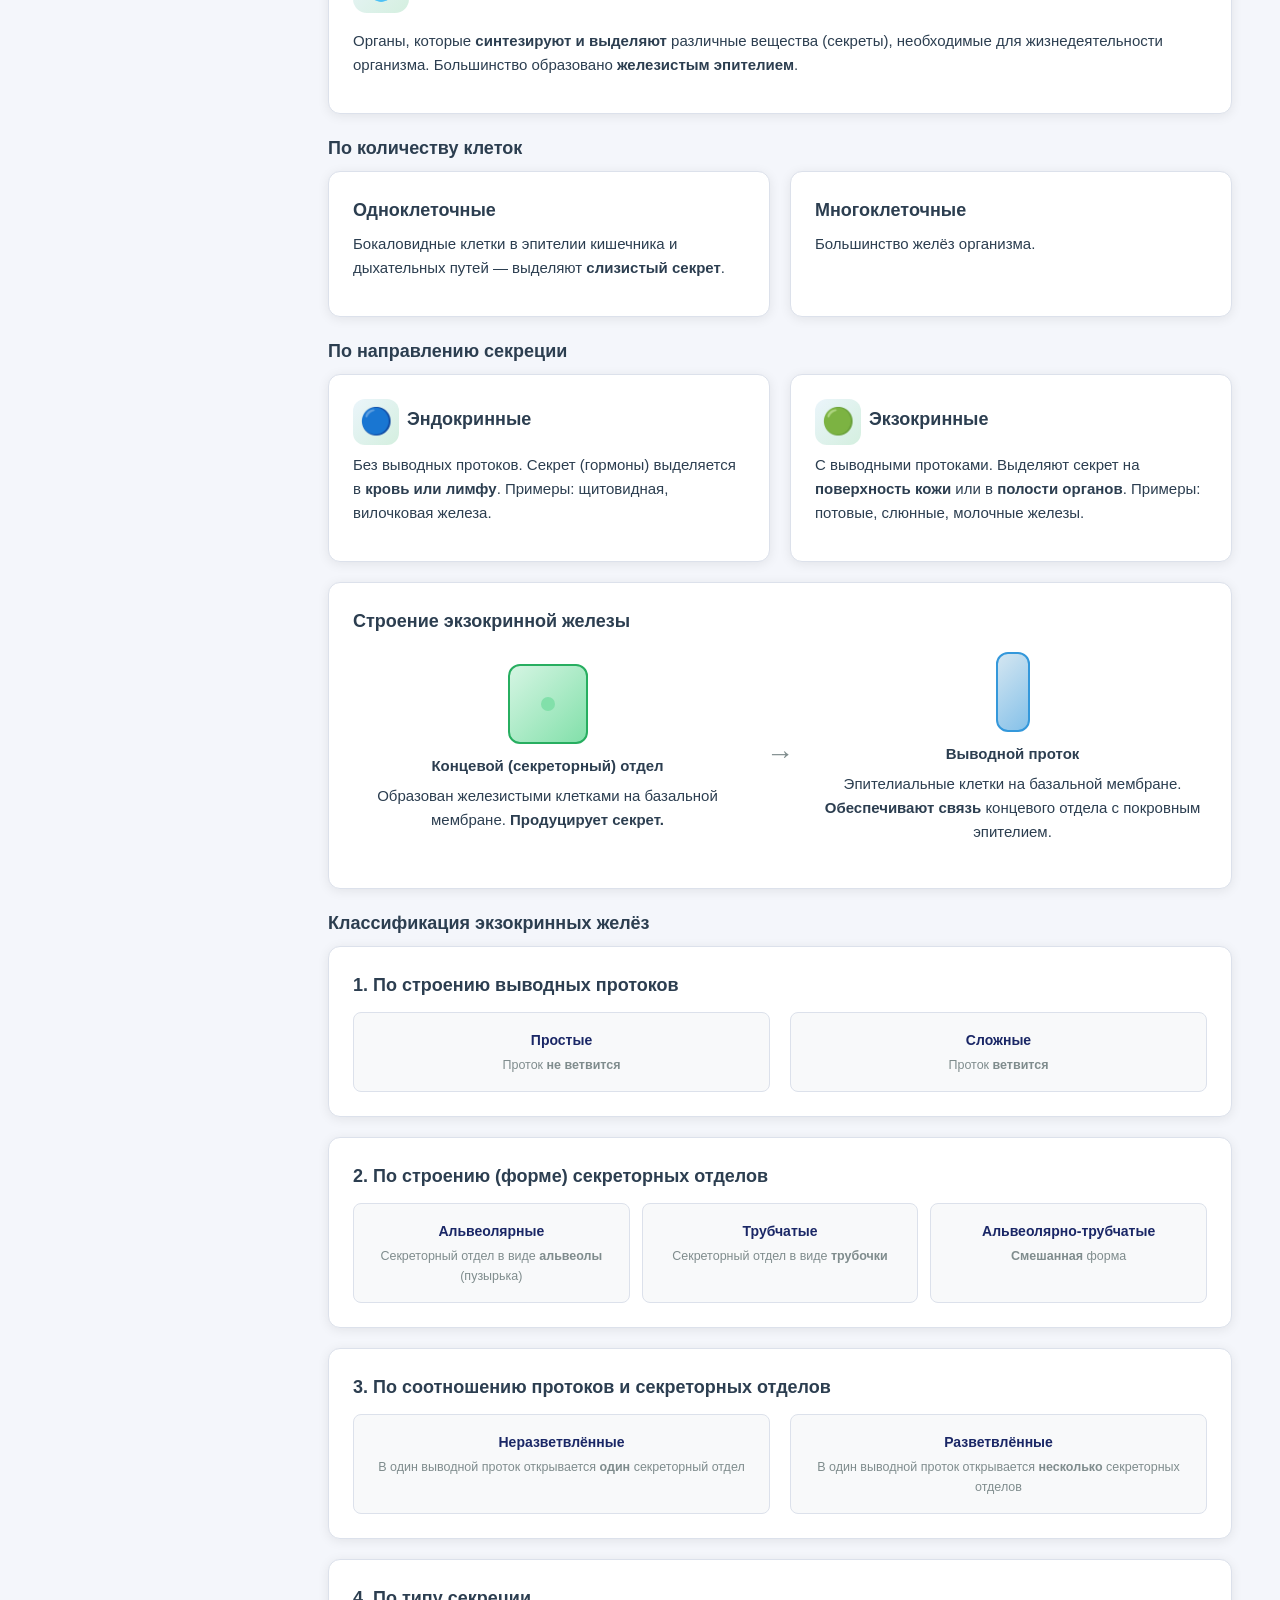
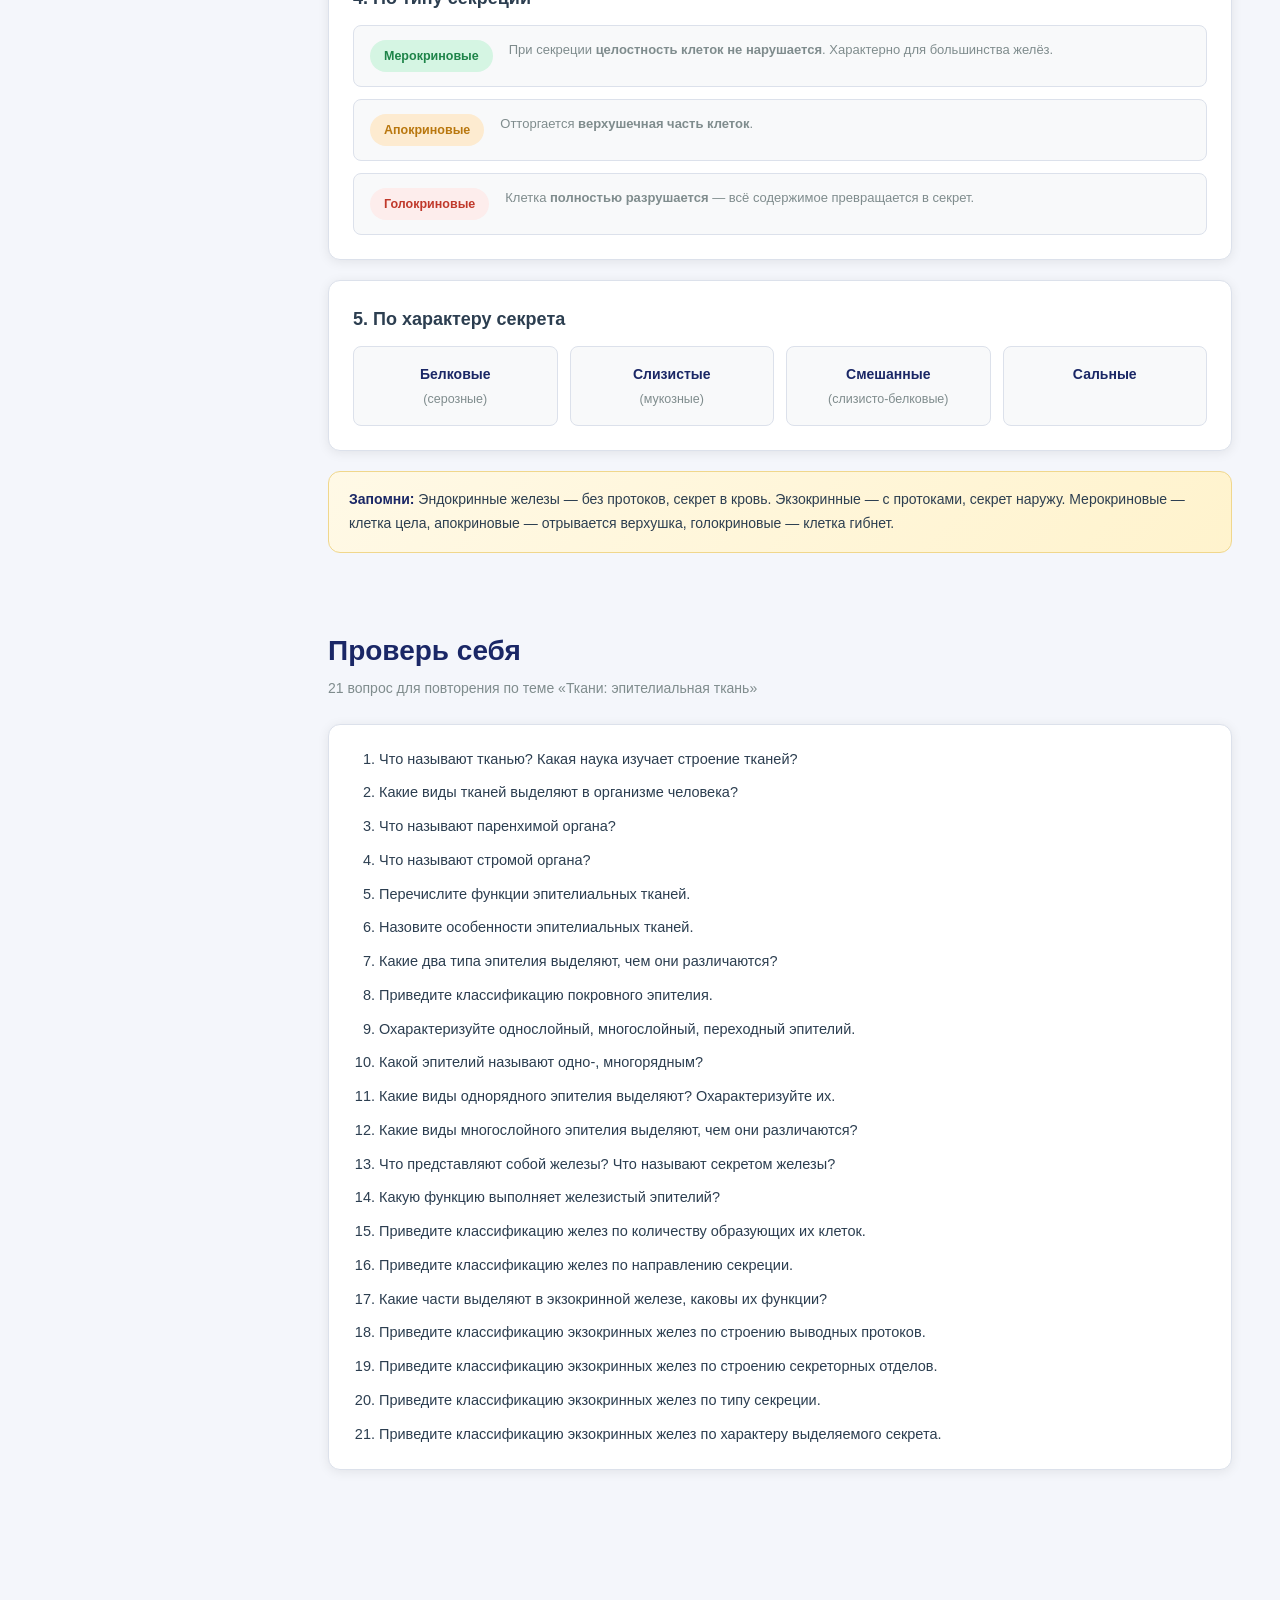
<file: AnatomyApp/tissues.html>
<!DOCTYPE html>
<html lang="ru">
<head>
    <meta charset="UTF-8">
    <meta name="viewport" content="width=device-width, initial-scale=1.0">
    <title>Анатомия — Лекция 3: Ткани</title>
    <link rel="stylesheet" href="tissues-style.css">
</head>
<body>

<nav id="sidebar">
    <div class="sidebar-header">
        <div class="logo-icon">🫀</div>
        <h2>Анатомия</h2>
        <p class="subtitle">Лекция 3 — Ткани: эпителиальная</p>
    </div>
    <ul>
        <li><a href="#basics" class="active" onclick="scrollToSection('basics', this)">1. Основные понятия</a></li>
        <li><a href="#epithelium" onclick="scrollToSection('epithelium', this)">2. Эпителиальная ткань</a></li>
        <li><a href="#classification" onclick="scrollToSection('classification', this)">3. Классификация</a></li>
        <li><a href="#epidermis" onclick="scrollToSection('epidermis', this)">4. Эпидермис</a></li>
        <li><a href="#glands" onclick="scrollToSection('glands', this)">5. Железы</a></li>
        <li><a href="#quiz" onclick="scrollToSection('quiz', this)">6. Проверь себя</a></li>
    </ul>
    <div class="sidebar-footer">
        <p>Слуцкий медицинский колледж</p>
        <p>Лечебное дело — 2 курс</p>
    </div>
</nav>

<main id="content">

    <!-- ===== SECTION 1: BASICS ===== -->
    <section id="basics" class="section">
        <h1>Основные понятия</h1>
        <p class="section-subtitle">Преподаватель: Баранова И.А.</p>

        <div class="card definition-card">
            <div class="card-icon">🔬</div>
            <h3>Ткань</h3>
            <p><strong>Система клеток и внеклеточных структур</strong>, объединённых общим происхождением, строением и выполняемыми функциями.</p>
            <div class="etymology">
                <span class="etym-label">Наука:</span> <strong>гистология</strong> — изучает строение тканей (греч. <em>histos</em> — «ткань» + <em>logos</em> — «учение»)
            </div>
        </div>

        <h3>Четыре вида тканей</h3>
        <div class="tissues-grid">
            <div class="tissue-card active">
                <div class="tissue-icon">🫧</div>
                <h4>Эпителиальная</h4>
                <p>Покровные и железистые ткани</p>
            </div>
            <div class="tissue-card">
                <div class="tissue-icon">🦴</div>
                <h4>Соединительная</h4>
                <p>Кость, хрящ, кровь, жировая</p>
            </div>
            <div class="tissue-card">
                <div class="tissue-icon">💪</div>
                <h4>Мышечная</h4>
                <p>Скелетная, сердечная, гладкая</p>
            </div>
            <div class="tissue-card">
                <div class="tissue-icon">⚡</div>
                <h4>Нервная</h4>
                <p>Нейроны и нейроглия</p>
            </div>
        </div>

        <h3>Паренхима и строма</h3>
        <div class="two-col">
            <div class="card">
                <h3>Паренхима</h3>
                <p>Совокупность клеток, обеспечивающих <strong>специфические функции</strong> органа. Основная ткань органа.</p>
            </div>
            <div class="card">
                <h3>Строма</h3>
                <p>Основа органа — <strong>каркас из соединительной ткани</strong>, поддерживающий паренхиму.</p>
            </div>
        </div>

        <div class="key-point">
            <strong>Запомни:</strong> Каждый орган состоит из различных тканей, которые тесно связаны между собой и обеспечивают выполнение функции данного органа. Соединительная ткань образует строму, а эпителиальная — паренхиму.
        </div>
    </section>

    <!-- ===== SECTION 2: EPITHELIUM ===== -->
    <section id="epithelium" class="section">
        <h1>Эпителиальная ткань</h1>

        <div class="card definition-card">
            <div class="card-icon">🫧</div>
            <h3>Эпителий</h3>
            <p>Ткань, образующая <strong>покровы тела</strong> и <strong>слизистые оболочки</strong>, а также <strong>железы</strong>. Занимает пограничное положение — на границе внешней и внутренней сред организма.</p>
        </div>

        <h3>Два типа эпителия</h3>
        <div class="two-col">
            <div class="card type-card">
                <div class="card-icon">🛡️</div>
                <h3>Покровный (поверхностный)</h3>
                <p>Покрывает поверхность тела и выстилает слизистые оболочки.</p>
            </div>
            <div class="card type-card">
                <div class="card-icon">💧</div>
                <h3>Железистый (секреторный)</h3>
                <p>Образует железы. Специализируется на выработке секрета.</p>
            </div>
        </div>

        <h3>Функции эпителиальной ткани</h3>
        <div class="functions-grid">
            <div class="func-item">🛡️ Барьерная (разграничительная)</div>
            <div class="func-item">🔄 Обмен веществ (всасывание, выделение, газообмен)</div>
            <div class="func-item">🔒 Защитная</div>
            <div class="func-item">💧 Секреторная</div>
        </div>

        <h3>Особенности строения</h3>
        <ul class="feature-list">
            <li><strong>Пограничное положение</strong> — на границе внешней и внутренней сред организма</li>
            <li><strong>Плотное прилежание</strong> — клетки образуют сплошные пласты</li>
            <li><strong>Базальная мембрана</strong> — нижний слой клеток всегда лежит на ней</li>
            <li><strong>Полярность</strong> — базальный (нижний) и апикальный (верхний) отделы клеток различаются по строению</li>
            <li><strong>Нет сосудов</strong> — питание осуществляется путём диффузии через базальную мембрану</li>
            <li><strong>Высокая регенерация</strong> — способность быстро восстанавливаться</li>
        </ul>

        <div class="card definition-card">
            <div class="card-icon">📐</div>
            <h3>Базальная мембрана</h3>
            <p>Тонкий <strong>бесклеточный слой</strong>, состоящий в основном из белка коллагена. Образуется при взаимодействии эпителия с подлежащей соединительной тканью. <strong>Отделяет</strong> эпителий и служит ему <strong>опорой</strong>.</p>
        </div>

        <div class="key-point">
            <strong>Запомни:</strong> Эпителиальная ткань — единственная ткань, которая не имеет собственных кровеносных сосудов. Питание — через базальную мембрану из подлежащей соединительной ткани.
        </div>
    </section>

    <!-- ===== SECTION 3: CLASSIFICATION ===== -->
    <section id="classification" class="section">
        <h1>Классификация покровного эпителия</h1>
        <p class="section-subtitle">Морфологическая — учитывает отношение клеток к базальной мембране и их форму</p>

        <!-- ONE-LAYERED -->
        <h3>Однослойный эпителий</h3>
        <p>Все клетки лежат на базальной мембране.</p>

        <div class="card">
            <h3>Однорядный — клетки одинаковой высоты, ядра на одном уровне</h3>
            <div class="epithelium-types">
                <div class="epi-type">
                    <div class="epi-visual flat">
                        <div class="epi-cell flat-cell"><div class="nucleus"></div></div>
                        <div class="epi-cell flat-cell"><div class="nucleus"></div></div>
                        <div class="epi-cell flat-cell"><div class="nucleus"></div></div>
                        <div class="epi-cell flat-cell"><div class="nucleus"></div></div>
                        <div class="epi-cell flat-cell"><div class="nucleus"></div></div>
                    </div>
                    <div class="epi-baseline"></div>
                    <h4>Плоский</h4>
                    <p>Выстилает кровеносные и лимфатические сосуды (<strong>эндотелий</strong>), полости сердца, серозные оболочки (<strong>мезотелий</strong>), альвеолы лёгких.</p>
                </div>
                <div class="epi-type">
                    <div class="epi-visual cubic">
                        <div class="epi-cell cubic-cell"><div class="nucleus"></div></div>
                        <div class="epi-cell cubic-cell"><div class="nucleus"></div></div>
                        <div class="epi-cell cubic-cell"><div class="nucleus"></div></div>
                        <div class="epi-cell cubic-cell"><div class="nucleus"></div></div>
                    </div>
                    <div class="epi-baseline"></div>
                    <h4>Кубический</h4>
                    <p>Желчные протоки, почечные канальцы, фолликулы щитовидной железы.</p>
                </div>
                <div class="epi-type">
                    <div class="epi-visual cylindrical">
                        <div class="epi-cell cyl-cell"><div class="nucleus cyl-nuc"></div></div>
                        <div class="epi-cell cyl-cell"><div class="nucleus cyl-nuc"></div></div>
                        <div class="epi-cell cyl-cell"><div class="nucleus cyl-nuc"></div></div>
                    </div>
                    <div class="epi-baseline"></div>
                    <h4>Цилиндрический (призматический)</h4>
                    <p>Желудок, кишечник, пищеварительные железы, собирательные трубочки почек.</p>
                </div>
            </div>
        </div>

        <div class="card">
            <h3>Многорядный — все клетки контактируют с базальной мембраной, но имеют разную высоту</h3>
            <p>Ядра располагаются на разных уровнях — «в несколько рядов». Выстилает <strong>воздухоносные пути</strong>.</p>
            <div class="epi-type">
                <div class="epi-visual multirow">
                    <div class="epi-cell multi-cell"><div class="nucleus" style="bottom:2px;"></div></div>
                    <div class="epi-cell multi-cell"><div class="nucleus" style="bottom:8px;"></div></div>
                    <div class="epi-cell multi-cell"><div class="nucleus" style="bottom:14px;"></div></div>
                    <div class="epi-cell multi-cell"><div class="nucleus" style="bottom:5px;"></div></div>
                    <div class="epi-cell multi-cell"><div class="nucleus" style="bottom:18px;"></div></div>
                </div>
                <div class="epi-baseline"></div>
            </div>
        </div>

        <!-- MULTI-LAYERED -->
        <h3>Многослойный эпителий</h3>
        <p>Несколько слоёв клеток. На базальной мембране располагается только <strong>нижний слой</strong>.</p>

        <div class="two-col">
            <div class="card">
                <h3>Неороговевающий</h3>
                <p>Передний отдел пищеварительной системы (ротовая полость, глотка, пищевод), конечный отдел (анальный отдел прямой кишки), роговица.</p>
                <div class="badge success">Клетки живые, не ороговевают</div>
            </div>
            <div class="card">
                <h3>Ороговевающий (эпидермис)</h3>
                <p><strong>Кожа.</strong> Верхние слои клеток превращаются в роговые чешуйки.</p>
                <div class="badge warning">Клетки отмирают и превращаются в кератин</div>
            </div>
        </div>

        <!-- TRANSITIONAL -->
        <h3>Переходный эпителий</h3>
        <div class="card definition-card">
            <div class="card-icon">🔄</div>
            <h3>Переходный</h3>
            <p><strong>Мочевой пузырь, мочеточники, почечные лоханки.</strong> Все клетки контактируют с базальной мембраной. В нерастянутом состоянии — как многослойный, в растянутом — как однослойный.</p>
            <div class="etymology">
                <span class="etym-label">Факт:</span> Электронная микроскопия показала, что все клетки контактируют с базальной пластинкой, некоторые — узкими ножками. Следовало бы считать однослойным.
            </div>
        </div>

        <div class="key-point">
            <strong>Запомни:</strong> Однорядный ≠ однослойный. Однорядный — клетки одинаковой высоты (ядра на одном уровне). Многорядный — все клетки на базальной мембране, но разной высоты (ядра на разных уровнях).
        </div>
    </section>

    <!-- ===== SECTION 4: EPIDERMIS ===== -->
    <section id="epidermis" class="section">
        <h1>Слои эпидермиса</h1>
        <p class="section-subtitle">Многослойный плоский ороговевающий эпителий — 5 слоёв</p>

        <div class="epidermis-layers">
            <div class="layer" style="--layer-color: #f5f5f5;">
                <div class="layer-badge">5</div>
                <div class="layer-content">
                    <h4>Роговой слой</h4>
                    <p>Роговые чешуйки, заполненные <strong>кератином</strong>, с пузырьками жира и воздуха. С поверхности слущиваются. <strong>Живых клеток не содержит.</strong></p>
                </div>
            </div>
            <div class="layer" style="--layer-color: #fdebd0;">
                <div class="layer-badge">4</div>
                <div class="layer-content">
                    <h4>Блестящий слой</h4>
                    <p>Клетки заполнены <strong>элеидином</strong> (кератогиалин превращается в элеидин). Сильно преломляет свет — отсюда название.</p>
                </div>
            </div>
            <div class="layer" style="--layer-color: #d5f5e3;">
                <div class="layer-badge">3</div>
                <div class="layer-content">
                    <h4>Зернистый слой</h4>
                    <p>Несколько рядов клеток с гранулами <strong>кератогиалина</strong> (предшественник кератина). Клетки <strong>не делятся</strong>.</p>
                </div>
            </div>
            <div class="layer" style="--layer-color: #ebf5fb;">
                <div class="layer-badge">2</div>
                <div class="layer-content">
                    <h4>Шиповатый слой</h4>
                    <p>Эпителиоциты с <strong>шиповидными выростами</strong> (до 10+ рядов). Ещё делятся. Отростками клетки связаны друг с другом.</p>
                </div>
            </div>
            <div class="layer" style="--layer-color: #f5eef8;">
                <div class="layer-badge">1</div>
                <div class="layer-content">
                    <h4>Базальный слой</h4>
                    <p>1 ряд <strong>делящихся клеток</strong>. Расположен на базальной мембране. Источник новых клеток.</p>
                </div>
            </div>
        </div>

        <div class="card definition-card">
            <div class="card-icon">🔬</div>
            <h3>Ороговение</h3>
            <p>Превращение живых эпителиоцитов в <strong>роговые чешуйки</strong> — механически прочные и химически устойчивые постклеточные структуры. Образуют роговой слой эпидермиса, который обладает <strong>защитными свойствами</strong> и <strong>водонепроницаемостью</strong>.</p>
        </div>
    </section>

    <!-- ===== SECTION 5: GLANDS ===== -->
    <section id="glands" class="section">
        <h1>Железы</h1>

        <div class="card definition-card">
            <div class="card-icon">💧</div>
            <h3>Железы</h3>
            <p>Органы, которые <strong>синтезируют и выделяют</strong> различные вещества (секреты), необходимые для жизнедеятельности организма. Большинство образовано <strong>железистым эпителием</strong>.</p>
        </div>

        <h3>По количеству клеток</h3>
        <div class="two-col">
            <div class="card">
                <h3>Одноклеточные</h3>
                <p>Бокаловидные клетки в эпителии кишечника и дыхательных путей — выделяют <strong>слизистый секрет</strong>.</p>
            </div>
            <div class="card">
                <h3>Многоклеточные</h3>
                <p>Большинство желёз организма.</p>
            </div>
        </div>

        <h3>По направлению секреции</h3>
        <div class="two-col">
            <div class="card type-card">
                <div class="card-icon">🔵</div>
                <h3>Эндокринные</h3>
                <p>Без выводных протоков. Секрет (гормоны) выделяется в <strong>кровь или лимфу</strong>. Примеры: щитовидная, вилочковая железа.</p>
            </div>
            <div class="card type-card">
                <div class="card-icon">🟢</div>
                <h3>Экзокринные</h3>
                <p>С выводными протоками. Выделяют секрет на <strong>поверхность кожи</strong> или в <strong>полости органов</strong>. Примеры: потовые, слюнные, молочные железы.</p>
            </div>
        </div>

        <div class="card">
            <h3>Строение экзокринной железы</h3>
            <div class="gland-structure">
                <div class="gland-part">
                    <div class="gland-visual secretory"></div>
                    <h4>Концевой (секреторный) отдел</h4>
                    <p>Образован железистыми клетками на базальной мембране. <strong>Продуцирует секрет.</strong></p>
                </div>
                <div class="gland-arrow">→</div>
                <div class="gland-part">
                    <div class="gland-visual duct"></div>
                    <h4>Выводной проток</h4>
                    <p>Эпителиальные клетки на базальной мембране. <strong>Обеспечивают связь</strong> концевого отдела с покровным эпителием.</p>
                </div>
            </div>
        </div>

        <h3>Классификация экзокринных желёз</h3>

        <div class="card">
            <h3>1. По строению выводных протоков</h3>
            <div class="two-col" style="margin-top:12px;">
                <div class="mini-card">
                    <h4>Простые</h4>
                    <p>Проток <strong>не ветвится</strong></p>
                </div>
                <div class="mini-card">
                    <h4>Сложные</h4>
                    <p>Проток <strong>ветвится</strong></p>
                </div>
            </div>
        </div>

        <div class="card">
            <h3>2. По строению (форме) секреторных отделов</h3>
            <div class="three-col" style="margin-top:12px;">
                <div class="mini-card">
                    <h4>Альвеолярные</h4>
                    <p>Секреторный отдел в виде <strong>альвеолы</strong> (пузырька)</p>
                </div>
                <div class="mini-card">
                    <h4>Трубчатые</h4>
                    <p>Секреторный отдел в виде <strong>трубочки</strong></p>
                </div>
                <div class="mini-card">
                    <h4>Альвеолярно-трубчатые</h4>
                    <p><strong>Смешанная</strong> форма</p>
                </div>
            </div>
        </div>

        <div class="card">
            <h3>3. По соотношению протоков и секреторных отделов</h3>
            <div class="two-col" style="margin-top:12px;">
                <div class="mini-card">
                    <h4>Неразветвлённые</h4>
                    <p>В один выводной проток открывается <strong>один</strong> секреторный отдел</p>
                </div>
                <div class="mini-card">
                    <h4>Разветвлённые</h4>
                    <p>В один выводной проток открывается <strong>несколько</strong> секреторных отделов</p>
                </div>
            </div>
        </div>

        <div class="card">
            <h3>4. По типу секреции</h3>
            <div class="secretion-types">
                <div class="secretion-item">
                    <div class="secretion-badge merocrine">Мерокриновые</div>
                    <p>При секреции <strong>целостность клеток не нарушается</strong>. Характерно для большинства желёз.</p>
                </div>
                <div class="secretion-item">
                    <div class="secretion-badge apocrine">Апокриновые</div>
                    <p>Отторгается <strong>верхушечная часть клеток</strong>.</p>
                </div>
                <div class="secretion-item">
                    <div class="secretion-badge holocrine">Голокриновые</div>
                    <p>Клетка <strong>полностью разрушается</strong> — всё содержимое превращается в секрет.</p>
                </div>
            </div>
        </div>

        <div class="card">
            <h3>5. По характеру секрета</h3>
            <div class="four-col" style="margin-top:12px;">
                <div class="mini-card">
                    <h4>Белковые</h4>
                    <p>(серозные)</p>
                </div>
                <div class="mini-card">
                    <h4>Слизистые</h4>
                    <p>(мукозные)</p>
                </div>
                <div class="mini-card">
                    <h4>Смешанные</h4>
                    <p>(слизисто-белковые)</p>
                </div>
                <div class="mini-card">
                    <h4>Сальные</h4>
                    <p></p>
                </div>
            </div>
        </div>

        <div class="key-point">
            <strong>Запомни:</strong> Эндокринные железы — без протоков, секрет в кровь. Экзокринные — с протоками, секрет наружу. Мерокриновые — клетка цела, апокриновые — отрывается верхушка, голокриновые — клетка гибнет.
        </div>
    </section>

    <!-- ===== SECTION 6: QUIZ ===== -->
    <section id="quiz" class="section">
        <h1>Проверь себя</h1>
        <p class="section-subtitle">21 вопрос для повторения по теме «Ткани: эпителиальная ткань»</p>

        <div class="quiz-card">
            <ol class="quiz-list">
                <li>Что называют тканью? Какая наука изучает строение тканей?</li>
                <li>Какие виды тканей выделяют в организме человека?</li>
                <li>Что называют паренхимой органа?</li>
                <li>Что называют стромой органа?</li>
                <li>Перечислите функции эпителиальных тканей.</li>
                <li>Назовите особенности эпителиальных тканей.</li>
                <li>Какие два типа эпителия выделяют, чем они различаются?</li>
                <li>Приведите классификацию покровного эпителия.</li>
                <li>Охарактеризуйте однослойный, многослойный, переходный эпителий.</li>
                <li>Какой эпителий называют одно-, многорядным?</li>
                <li>Какие виды однорядного эпителия выделяют? Охарактеризуйте их.</li>
                <li>Какие виды многослойного эпителия выделяют, чем они различаются?</li>
                <li>Что представляют собой железы? Что называют секретом железы?</li>
                <li>Какую функцию выполняет железистый эпителий?</li>
                <li>Приведите классификацию желез по количеству образующих их клеток.</li>
                <li>Приведите классификацию желез по направлению секреции.</li>
                <li>Какие части выделяют в экзокринной железе, каковы их функции?</li>
                <li>Приведите классификацию экзокринных желез по строению выводных протоков.</li>
                <li>Приведите классификацию экзокринных желез по строению секреторных отделов.</li>
                <li>Приведите классификацию экзокринных желез по типу секреции.</li>
                <li>Приведите классификацию экзокринных желез по характеру выделяемого секрета.</li>
            </ol>
        </div>
    </section>

</main>

<script>
function scrollToSection(id, link) {
    document.getElementById(id).scrollIntoView({ behavior: 'smooth', block: 'start' });
    document.querySelectorAll('#sidebar ul li a').forEach(a => a.classList.remove('active'));
    link.classList.add('active');
}

const observer = new IntersectionObserver(entries => {
    entries.forEach(entry => {
        if (entry.isIntersecting) {
            const id = entry.target.id;
            document.querySelectorAll('#sidebar ul li a').forEach(a => {
                a.classList.toggle('active', a.getAttribute('href') === '#' + id);
            });
        }
    });
}, { rootMargin: '-20% 0px -70% 0px' });

document.querySelectorAll('.section').forEach(s => observer.observe(s));
</script>

</body>
</html>
</file>
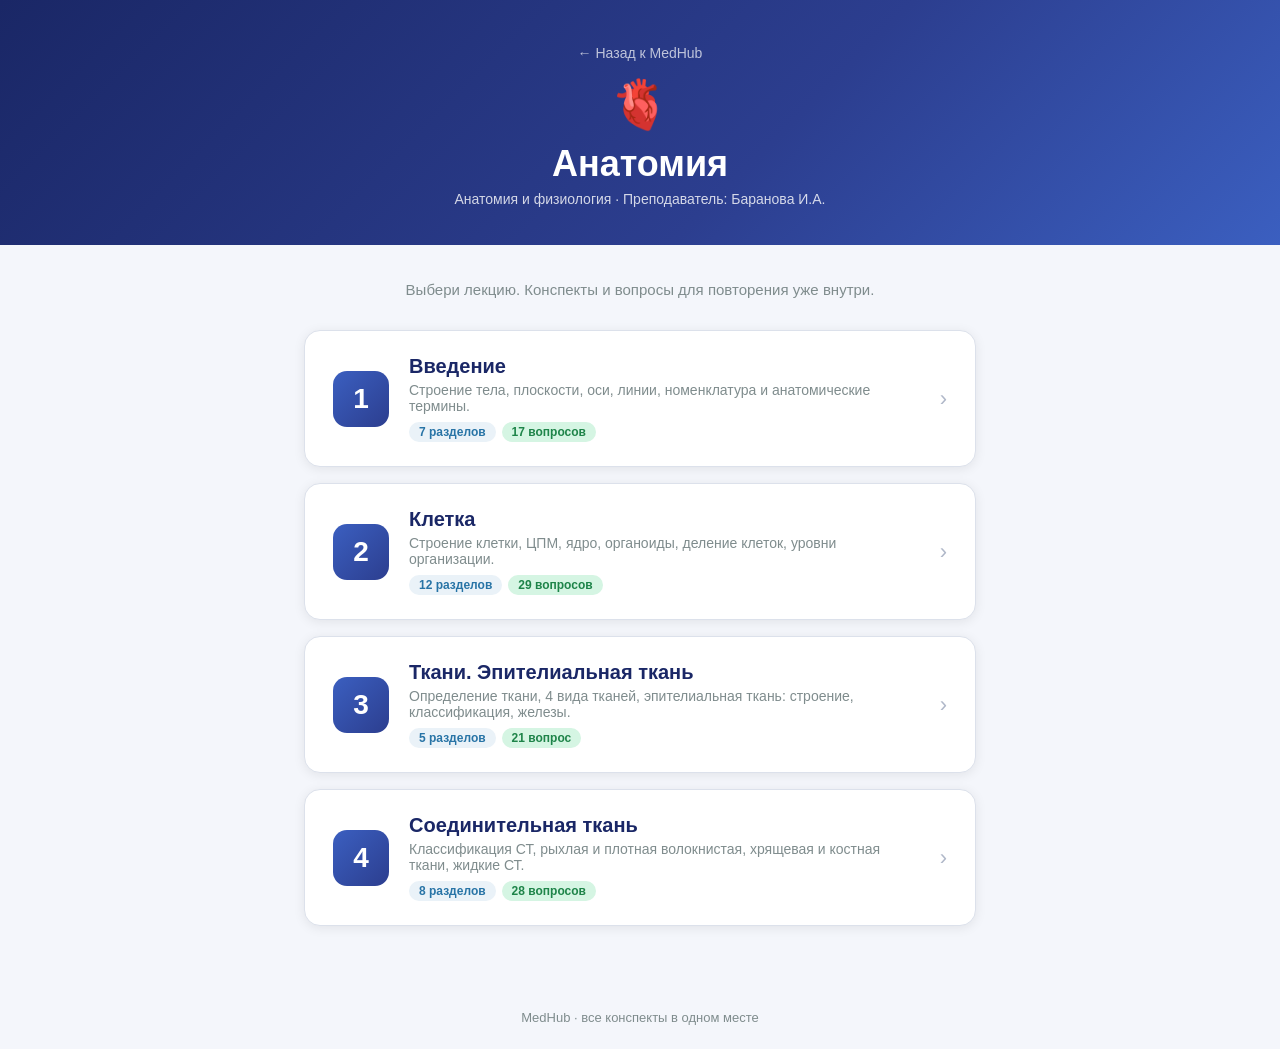
<file: AnatomyApp/topics.html>
<!DOCTYPE html>
<html lang="ru">
<head>
    <meta charset="UTF-8">
    <meta name="viewport" content="width=device-width, initial-scale=1.0">
    <title>Анатомия — Выбор лекции</title>
    <style>
        * { margin: 0; padding: 0; box-sizing: border-box; }
        body {
            font-family: 'Segoe UI', -apple-system, BlinkMacSystemFont, Roboto, sans-serif;
            background: #f4f6fb; color: #2c3e50; min-height: 100vh;
            display: flex; flex-direction: column; align-items: center;
        }

        .topic-header {
            background: linear-gradient(135deg, #1a2766, #2c3e8f 60%, #3b5fc0);
            color: white; text-align: center; padding: 44px 20px 38px; width: 100%;
        }
        .topic-header .back-link {
            display: inline-block; color: rgba(255,255,255,0.7); text-decoration: none;
            font-size: 14px; margin-bottom: 16px; transition: color 0.2s;
        }
        .topic-header .back-link:hover { color: white; }
        .topic-header .icon { font-size: 48px; margin-bottom: 10px; }
        .topic-header h1 { font-size: 36px; font-weight: 800; margin-bottom: 6px; }
        .topic-header p { font-size: 14px; opacity: 0.8; }

        .topic-main { max-width: 720px; width: 100%; padding: 36px 24px 60px; }
        .topic-subtitle { text-align: center; color: #7f8c8d; font-size: 15px; margin-bottom: 32px; }

        .lecture-list { display: flex; flex-direction: column; gap: 16px; }

        .lecture-card {
            display: flex; gap: 20px; align-items: center;
            background: white; border-radius: 16px; padding: 24px 28px;
            box-shadow: 0 2px 12px rgba(0,0,0,0.08); border: 1px solid #dce1eb;
            text-decoration: none; color: inherit;
            transition: transform 0.2s, box-shadow 0.2s;
        }
        .lecture-card:hover { transform: translateY(-3px); box-shadow: 0 6px 24px rgba(0,0,0,0.14); }

        .lecture-num {
            font-size: 28px; font-weight: 800; color: white;
            width: 56px; height: 56px; flex-shrink: 0;
            display: flex; align-items: center; justify-content: center;
            border-radius: 14px; background: linear-gradient(135deg, #3b5fc0, #2c3e8f);
        }

        .lecture-info { flex: 1; }
        .lecture-info h2 { font-size: 20px; font-weight: 700; color: #1a2766; margin-bottom: 4px; }
        .lecture-info p { font-size: 14px; color: #7f8c8d; margin-bottom: 8px; }

        .lecture-tags { display: flex; flex-wrap: wrap; gap: 6px; }
        .tag {
            font-size: 12px; font-weight: 600; padding: 3px 10px;
            border-radius: 12px; background: #eaf2f8; color: #2874a6;
        }
        .tag.questions { background: #d5f5e3; color: #1e8449; }

        .lecture-arrow {
            font-size: 22px; color: #b0b8c9; transition: transform 0.2s;
        }
        .lecture-card:hover .lecture-arrow { transform: translateX(4px); color: #2c3e8f; }

        .footer { text-align: center; margin-top: auto; padding: 24px; color: #7f8c8d; font-size: 13px; }
    </style>
</head>
<body>

<header class="topic-header">
    <a href="../index.html" class="back-link">← Назад к MedHub</a>
    <div class="icon">🫀</div>
    <h1>Анатомия</h1>
    <p>Анатомия и физиология · Преподаватель: Баранова И.А.</p>
</header>

<main class="topic-main">
    <p class="topic-subtitle">Выбери лекцию. Конспекты и вопросы для повторения уже внутри.</p>

    <div class="lecture-list">

        <a class="lecture-card" href="index.html">
            <div class="lecture-num">1</div>
            <div class="lecture-info">
                <h2>Введение</h2>
                <p>Строение тела, плоскости, оси, линии, номенклатура и анатомические термины.</p>
                <div class="lecture-tags">
                    <span class="tag">7 разделов</span>
                    <span class="tag questions">17 вопросов</span>
                </div>
            </div>
            <div class="lecture-arrow">›</div>
        </a>

        <a class="lecture-card" href="cell.html">
            <div class="lecture-num">2</div>
            <div class="lecture-info">
                <h2>Клетка</h2>
                <p>Строение клетки, ЦПМ, ядро, органоиды, деление клеток, уровни организации.</p>
                <div class="lecture-tags">
                    <span class="tag">12 разделов</span>
                    <span class="tag questions">29 вопросов</span>
                </div>
            </div>
            <div class="lecture-arrow">›</div>
        </a>

        <a class="lecture-card" href="tissues.html">
            <div class="lecture-num">3</div>
            <div class="lecture-info">
                <h2>Ткани. Эпителиальная ткань</h2>
                <p>Определение ткани, 4 вида тканей, эпителиальная ткань: строение, классификация, железы.</p>
                <div class="lecture-tags">
                    <span class="tag">5 разделов</span>
                    <span class="tag questions">21 вопрос</span>
                </div>
            </div>
            <div class="lecture-arrow">›</div>
        </a>

        <a class="lecture-card" href="connective.html">
            <div class="lecture-num">4</div>
            <div class="lecture-info">
                <h2>Соединительная ткань</h2>
                <p>Классификация СТ, рыхлая и плотная волокнистая, хрящевая и костная ткани, жидкие СТ.</p>
                <div class="lecture-tags">
                    <span class="tag">8 разделов</span>
                    <span class="tag questions">28 вопросов</span>
                </div>
            </div>
            <div class="lecture-arrow">›</div>
        </a>

    </div>
</main>

<footer class="footer">
    <p>MedHub · все конспекты в одном месте</p>
</footer>

</body>
</html>
</file>
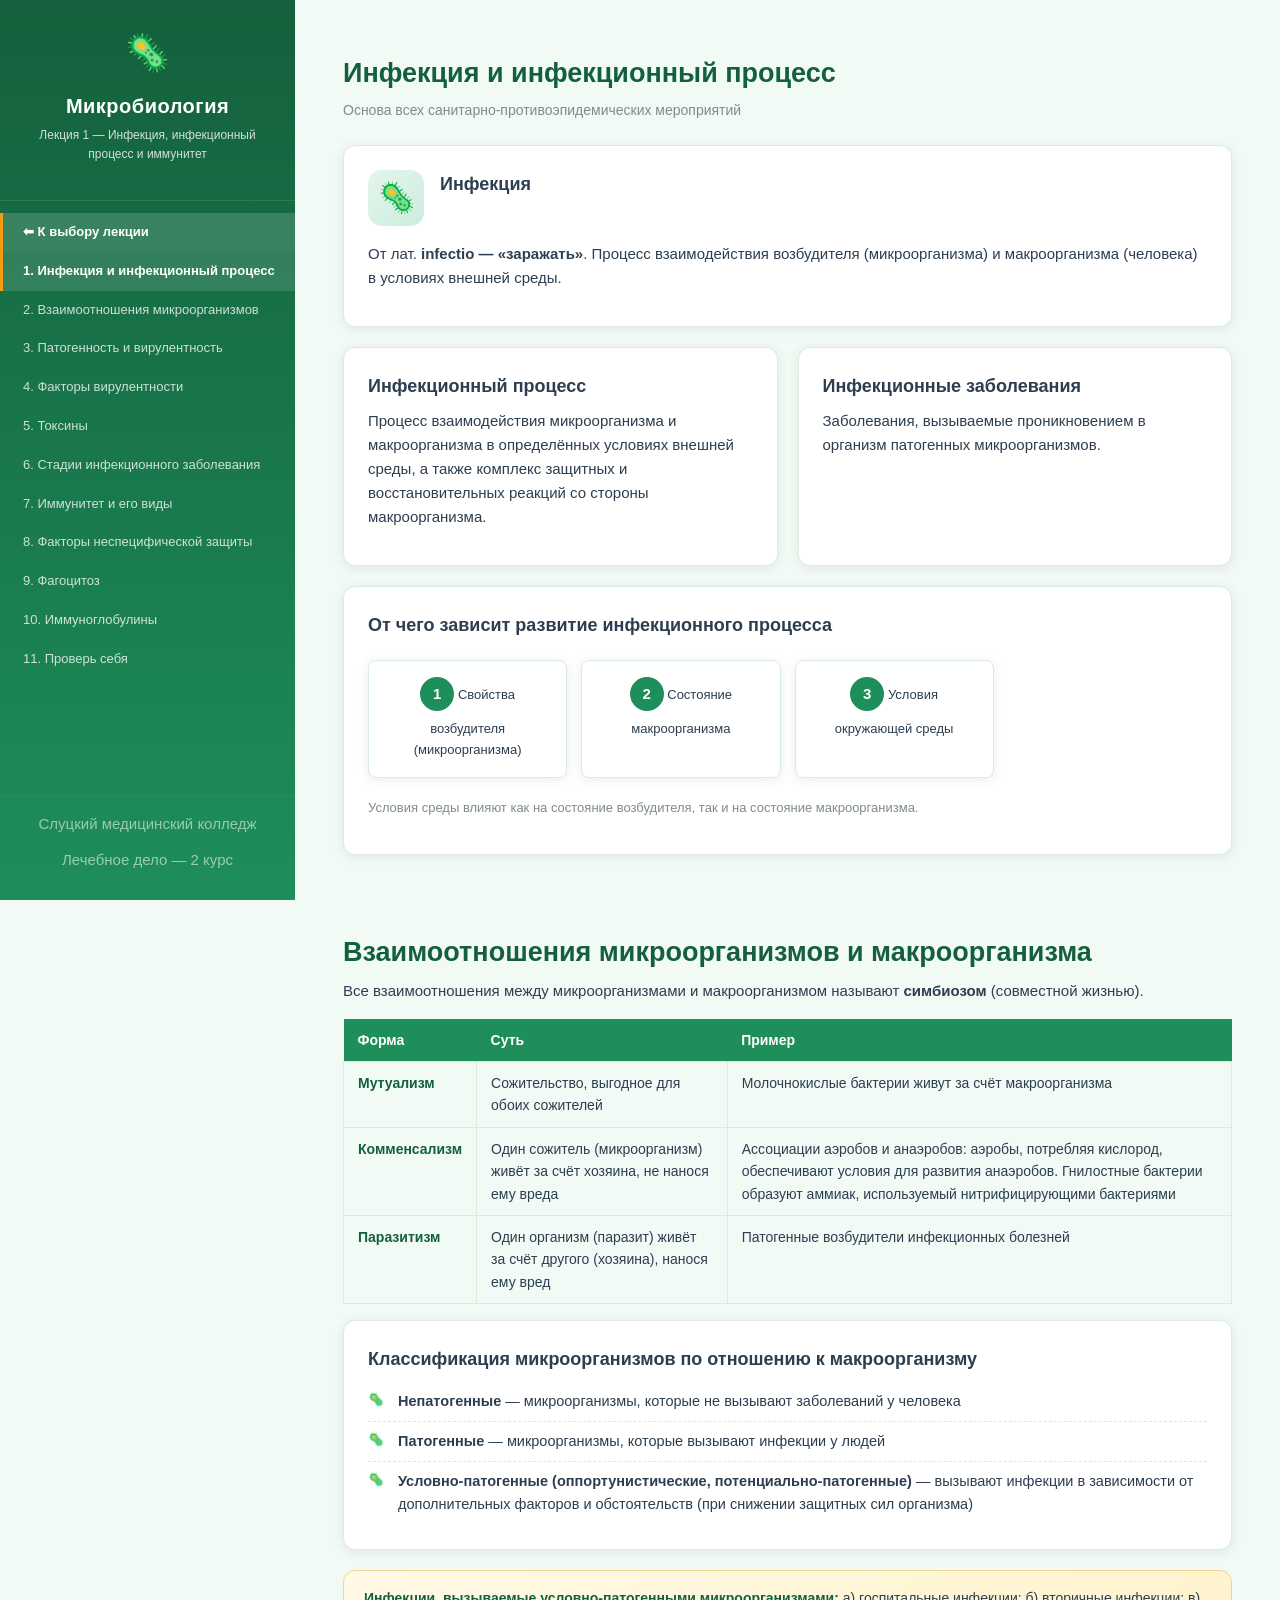
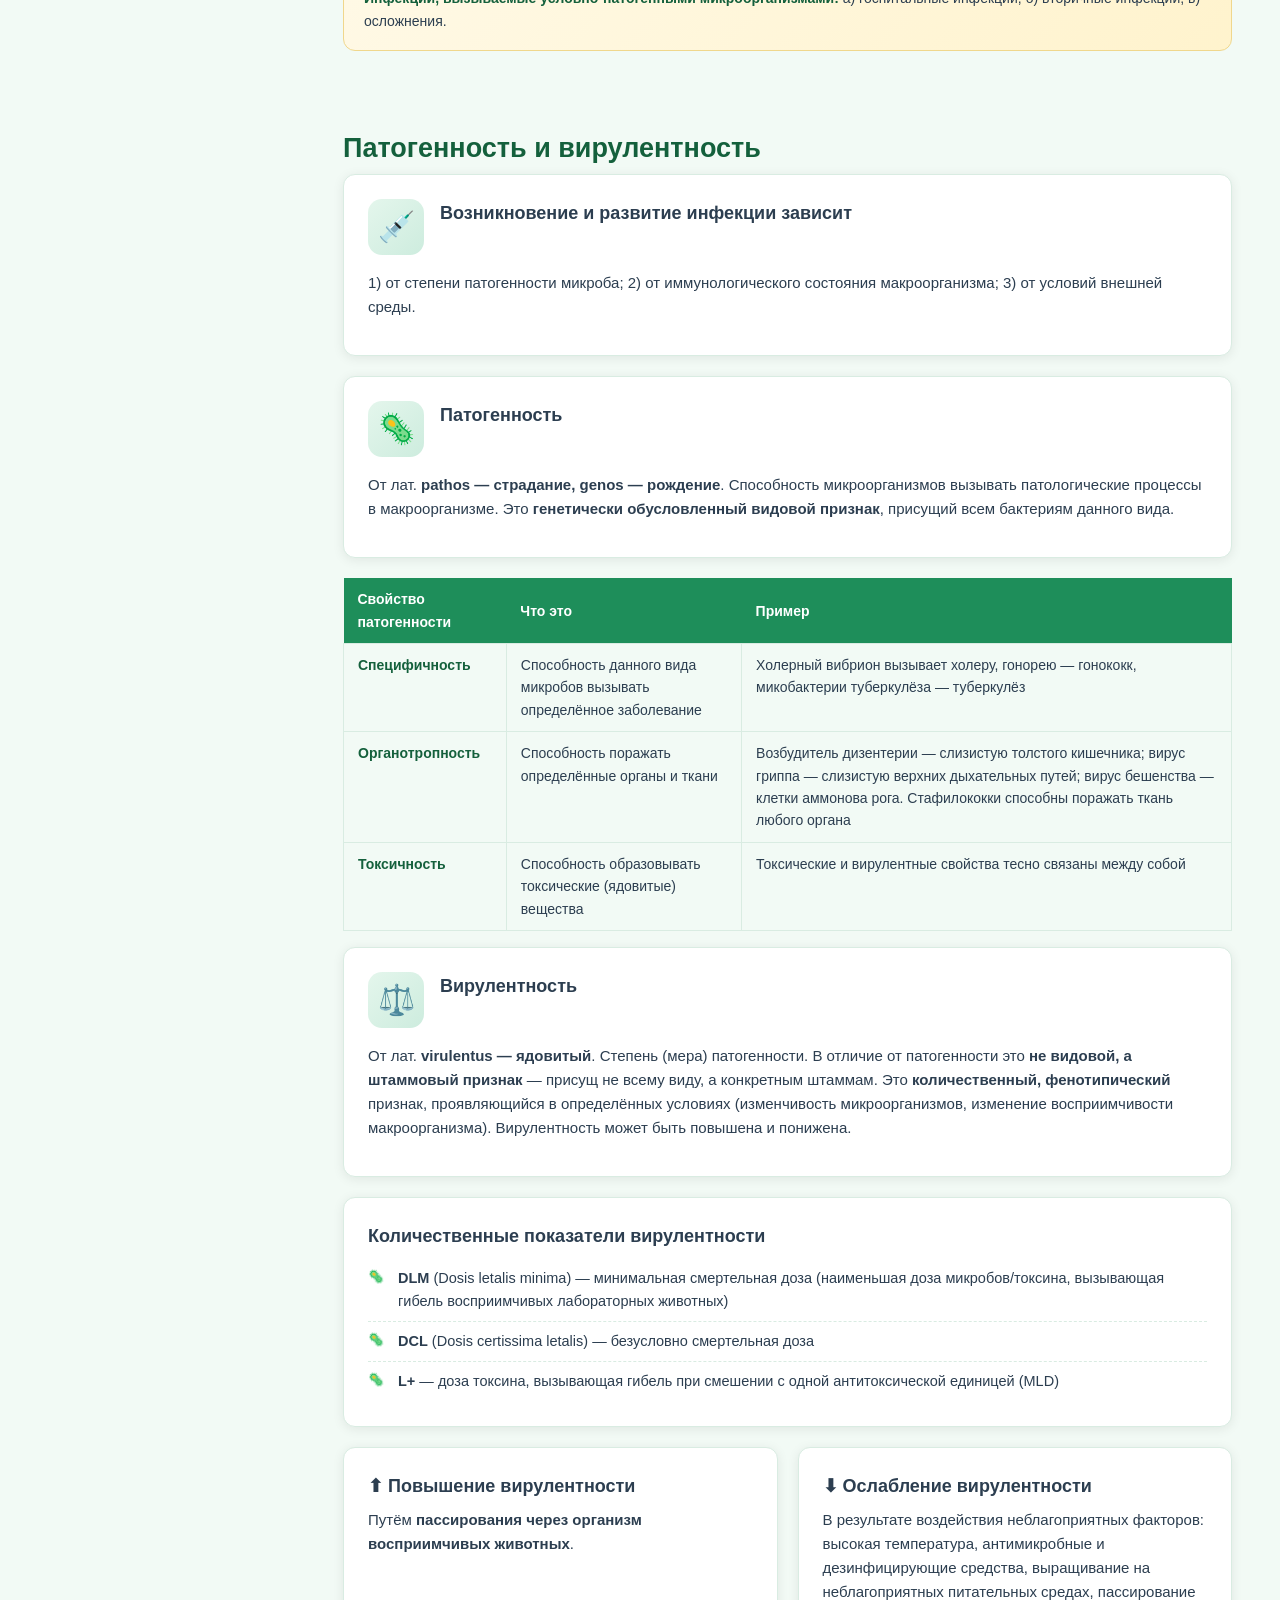
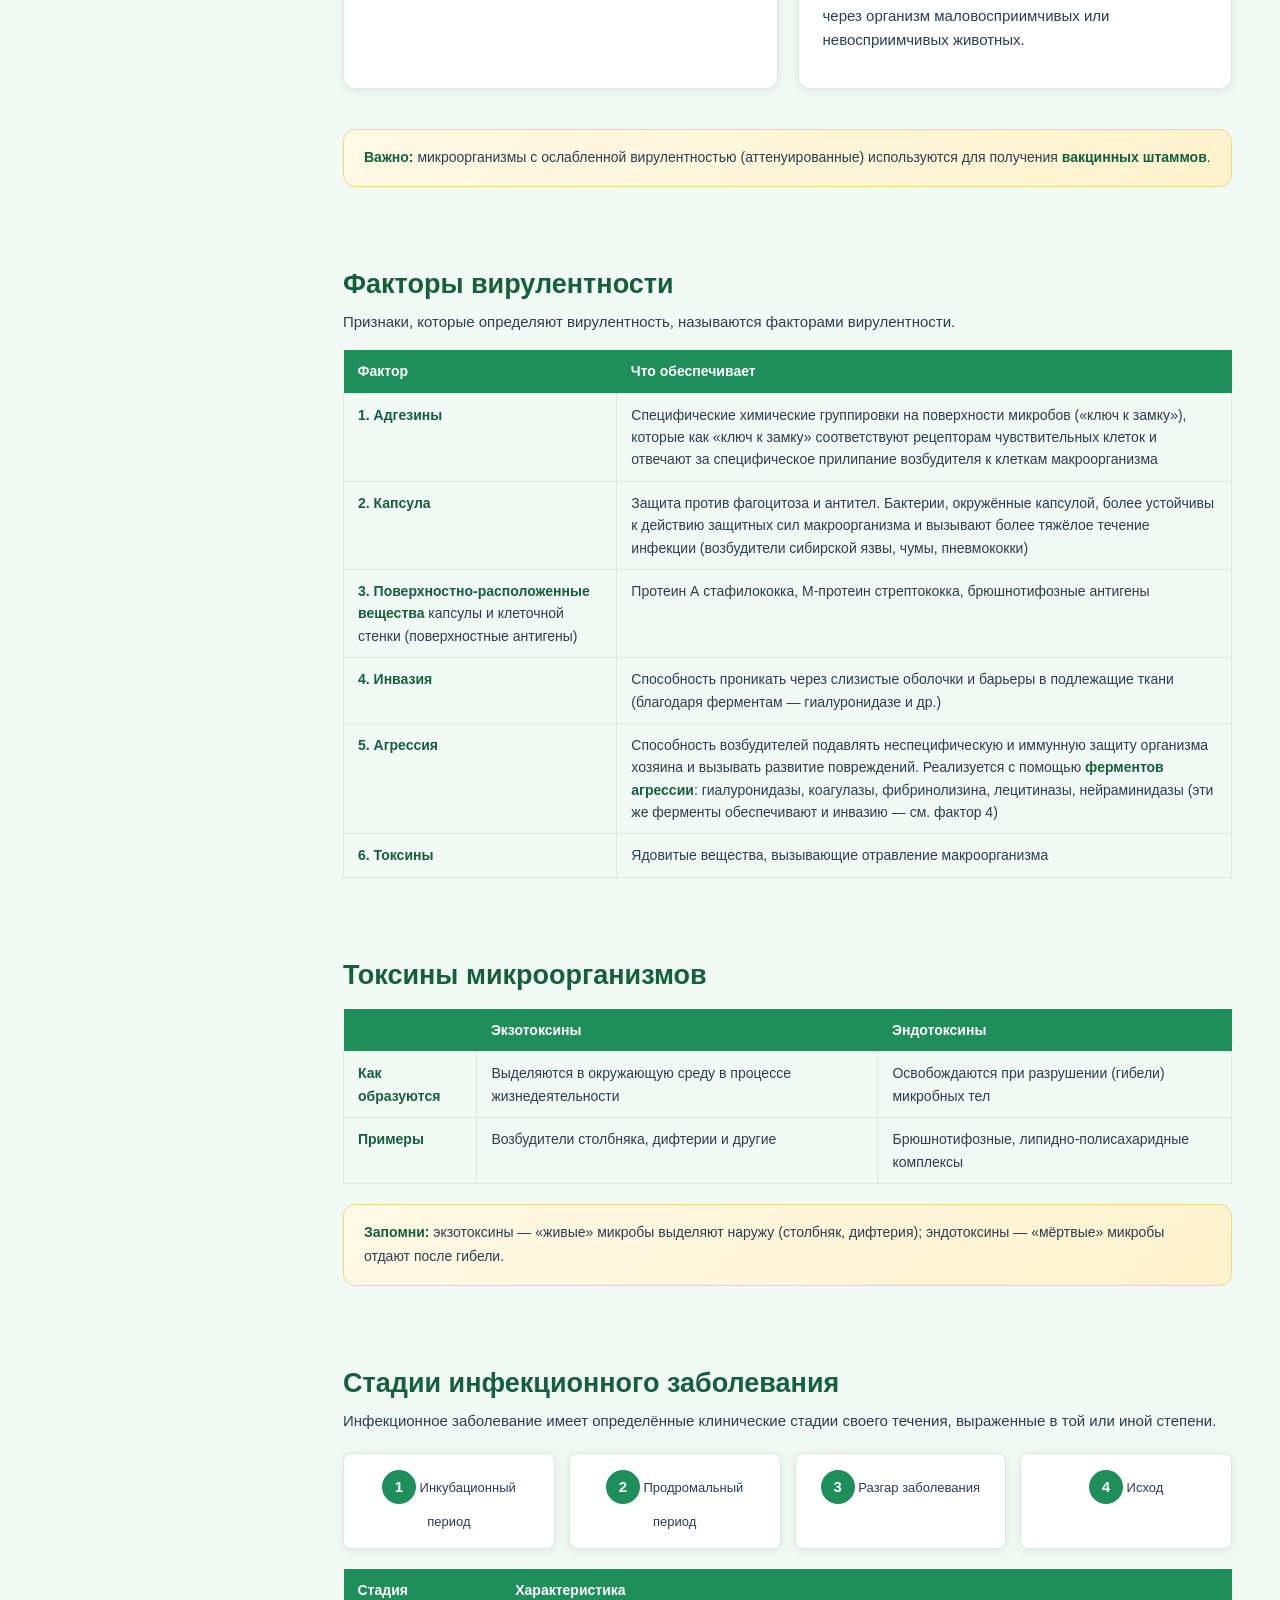
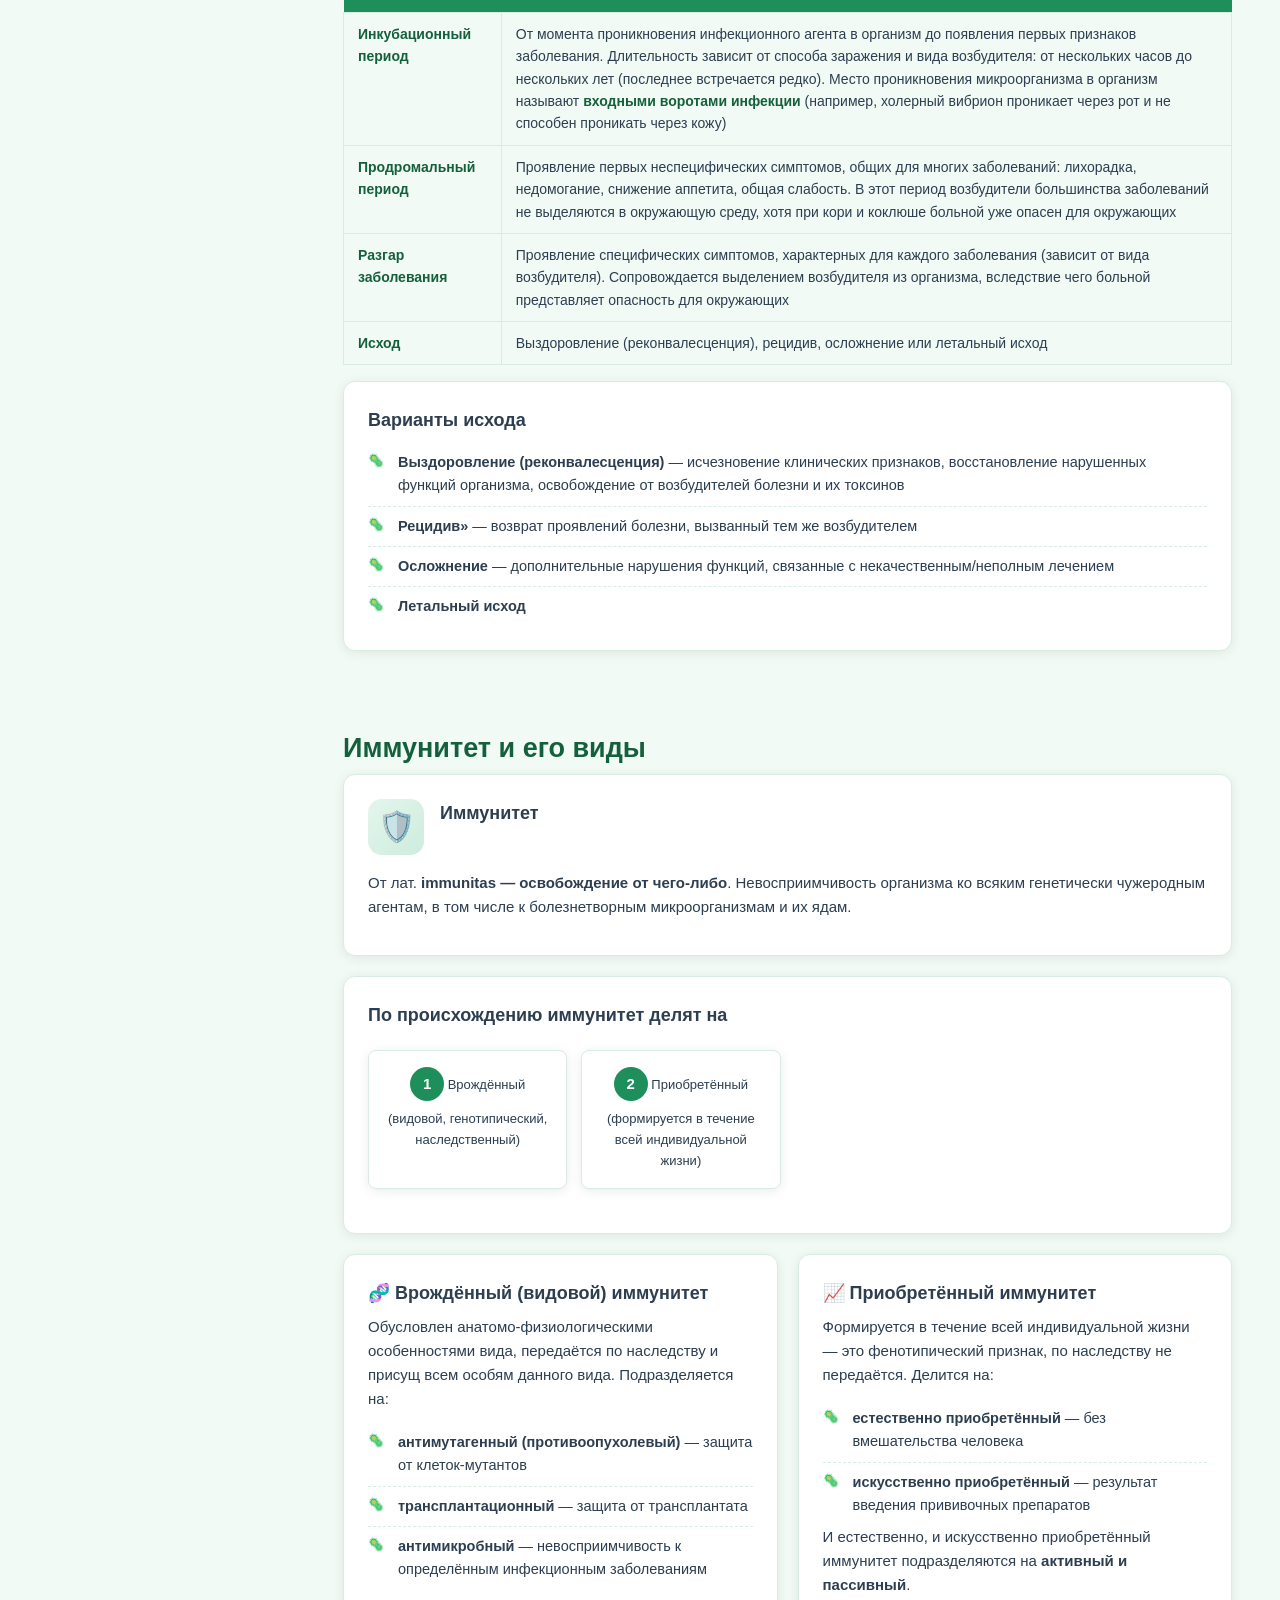
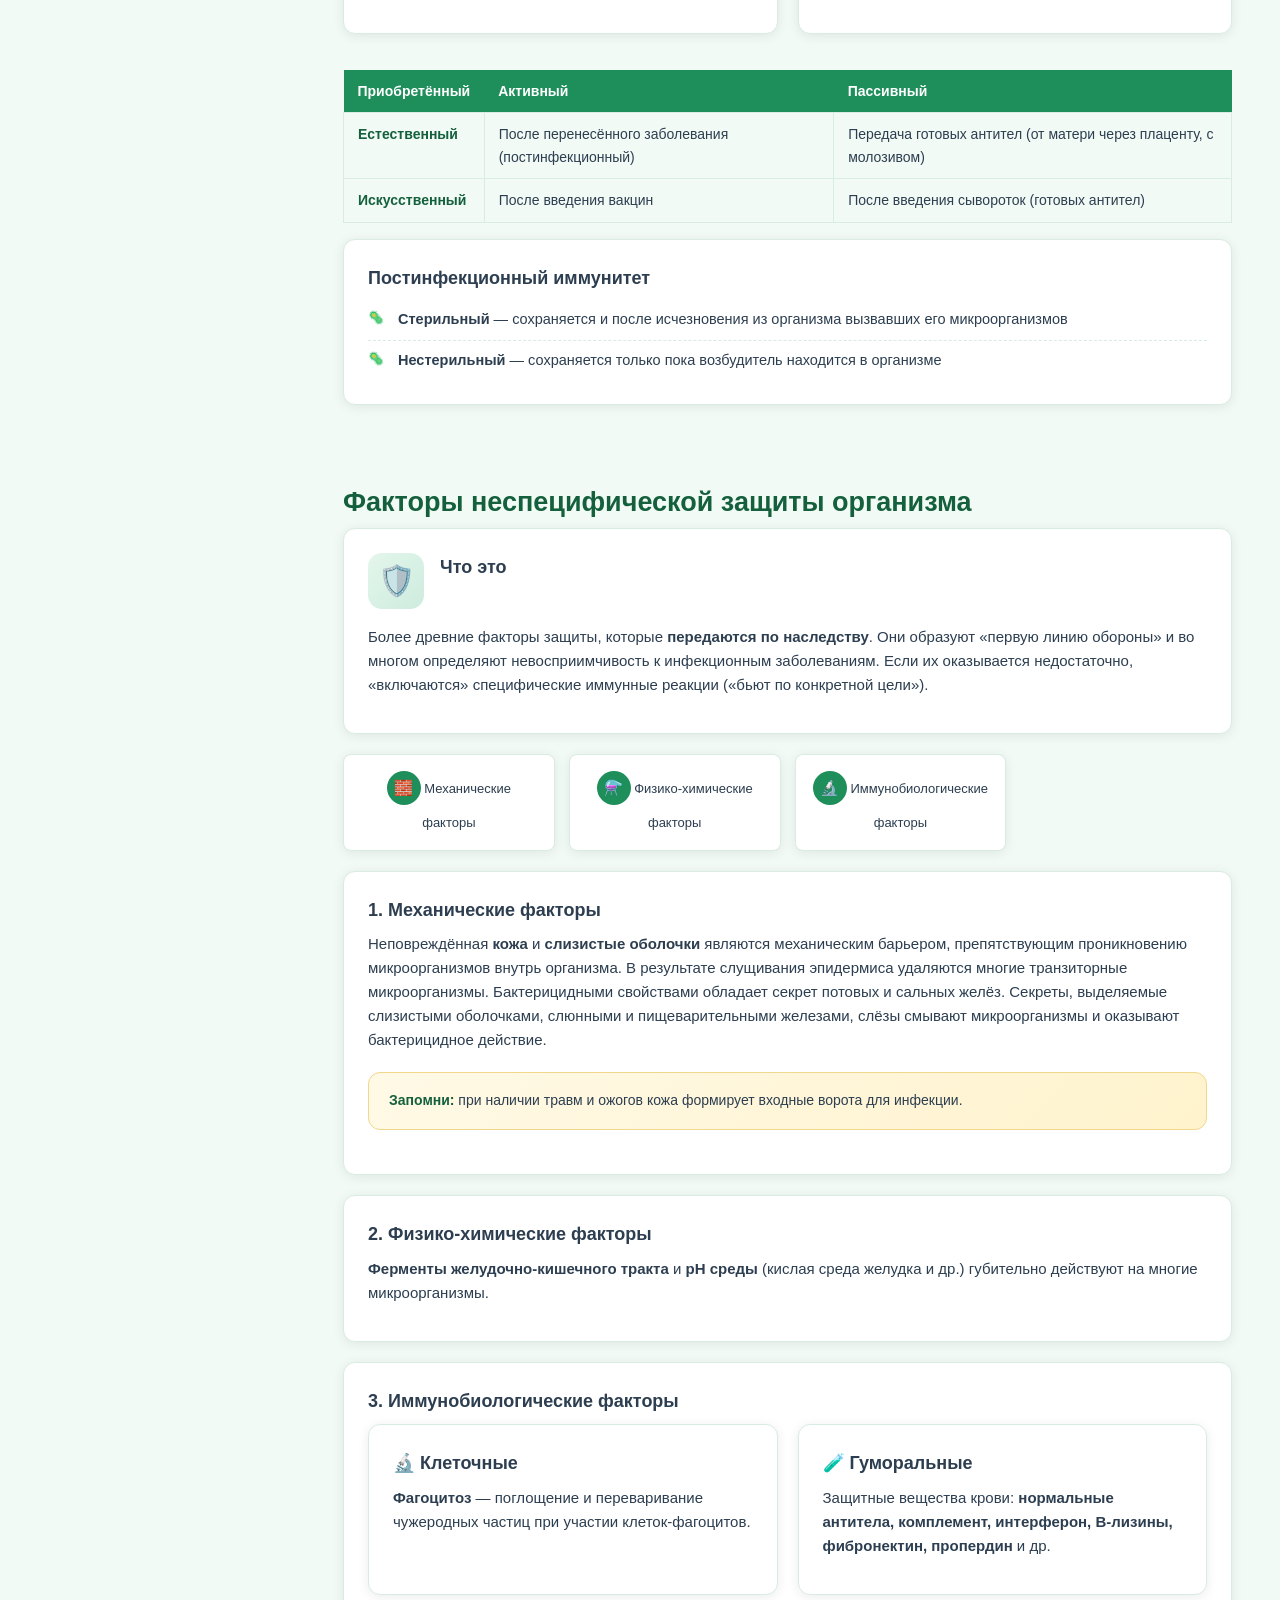
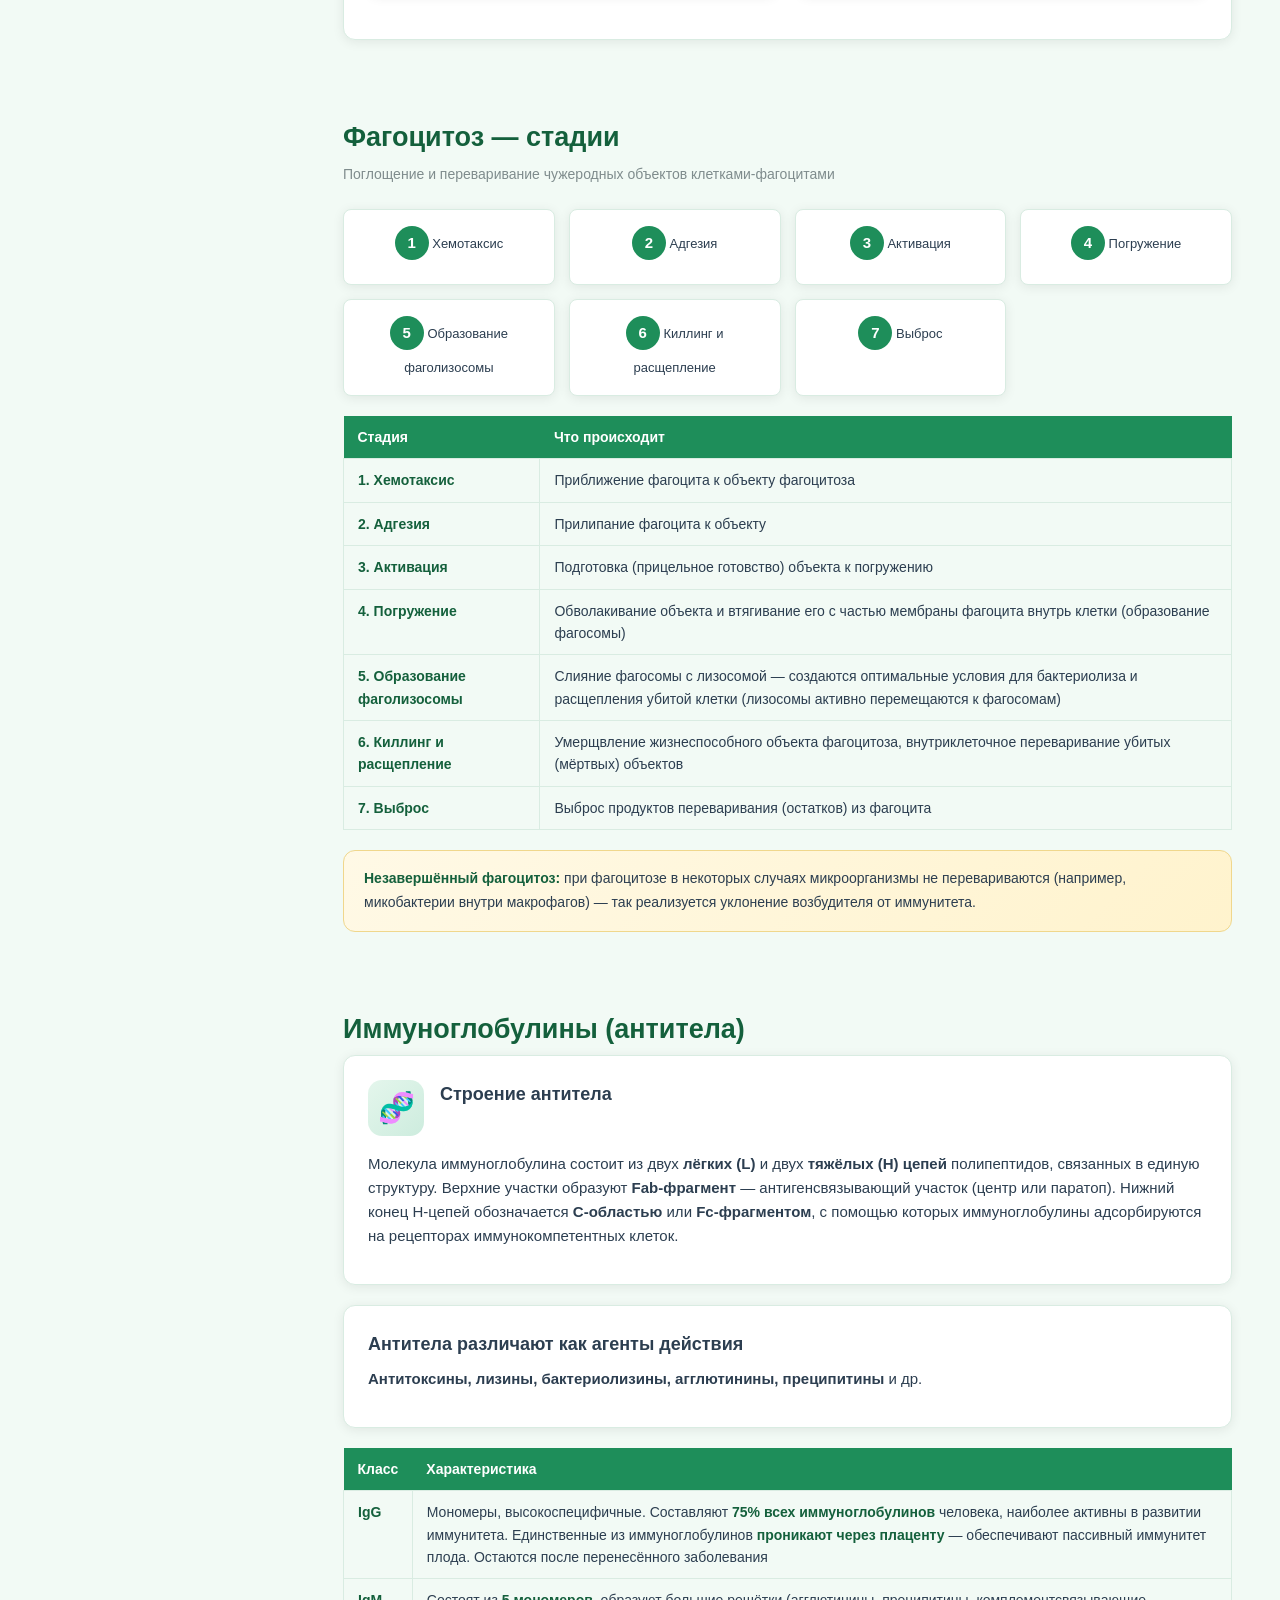
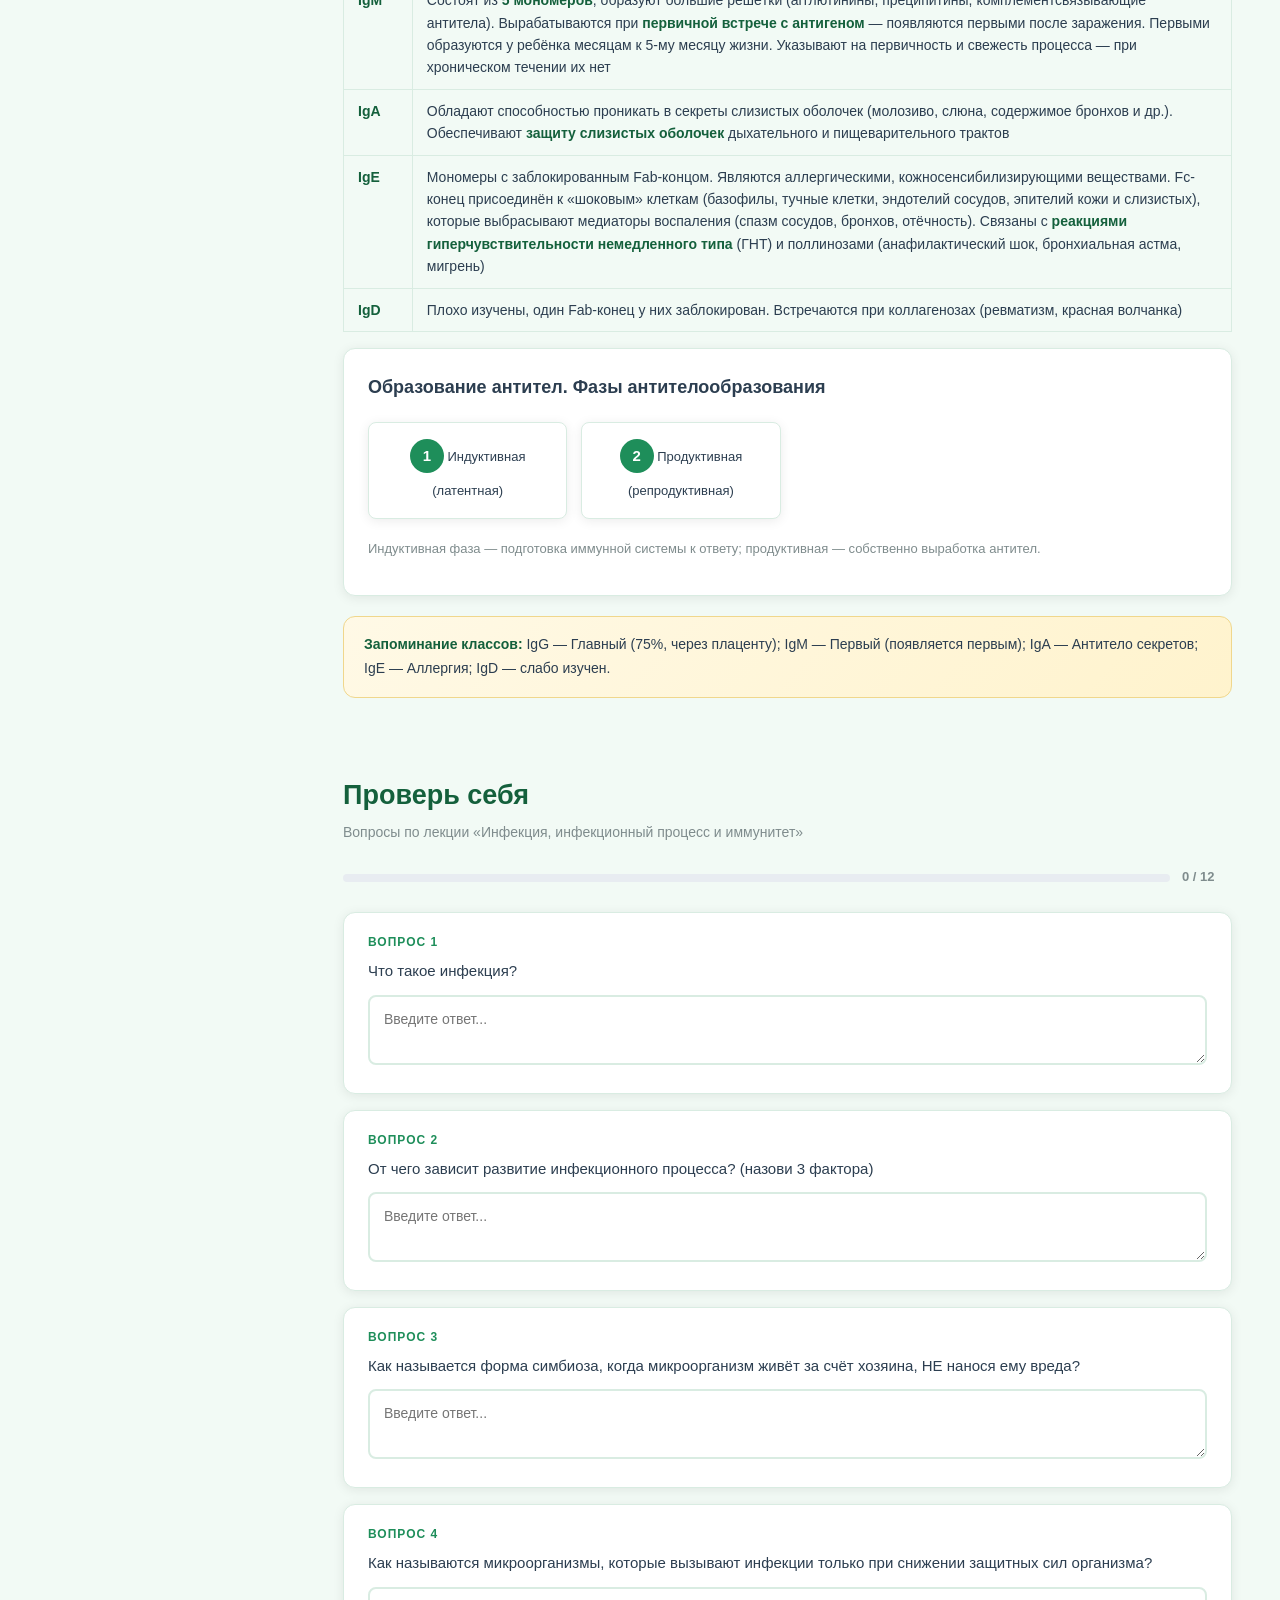
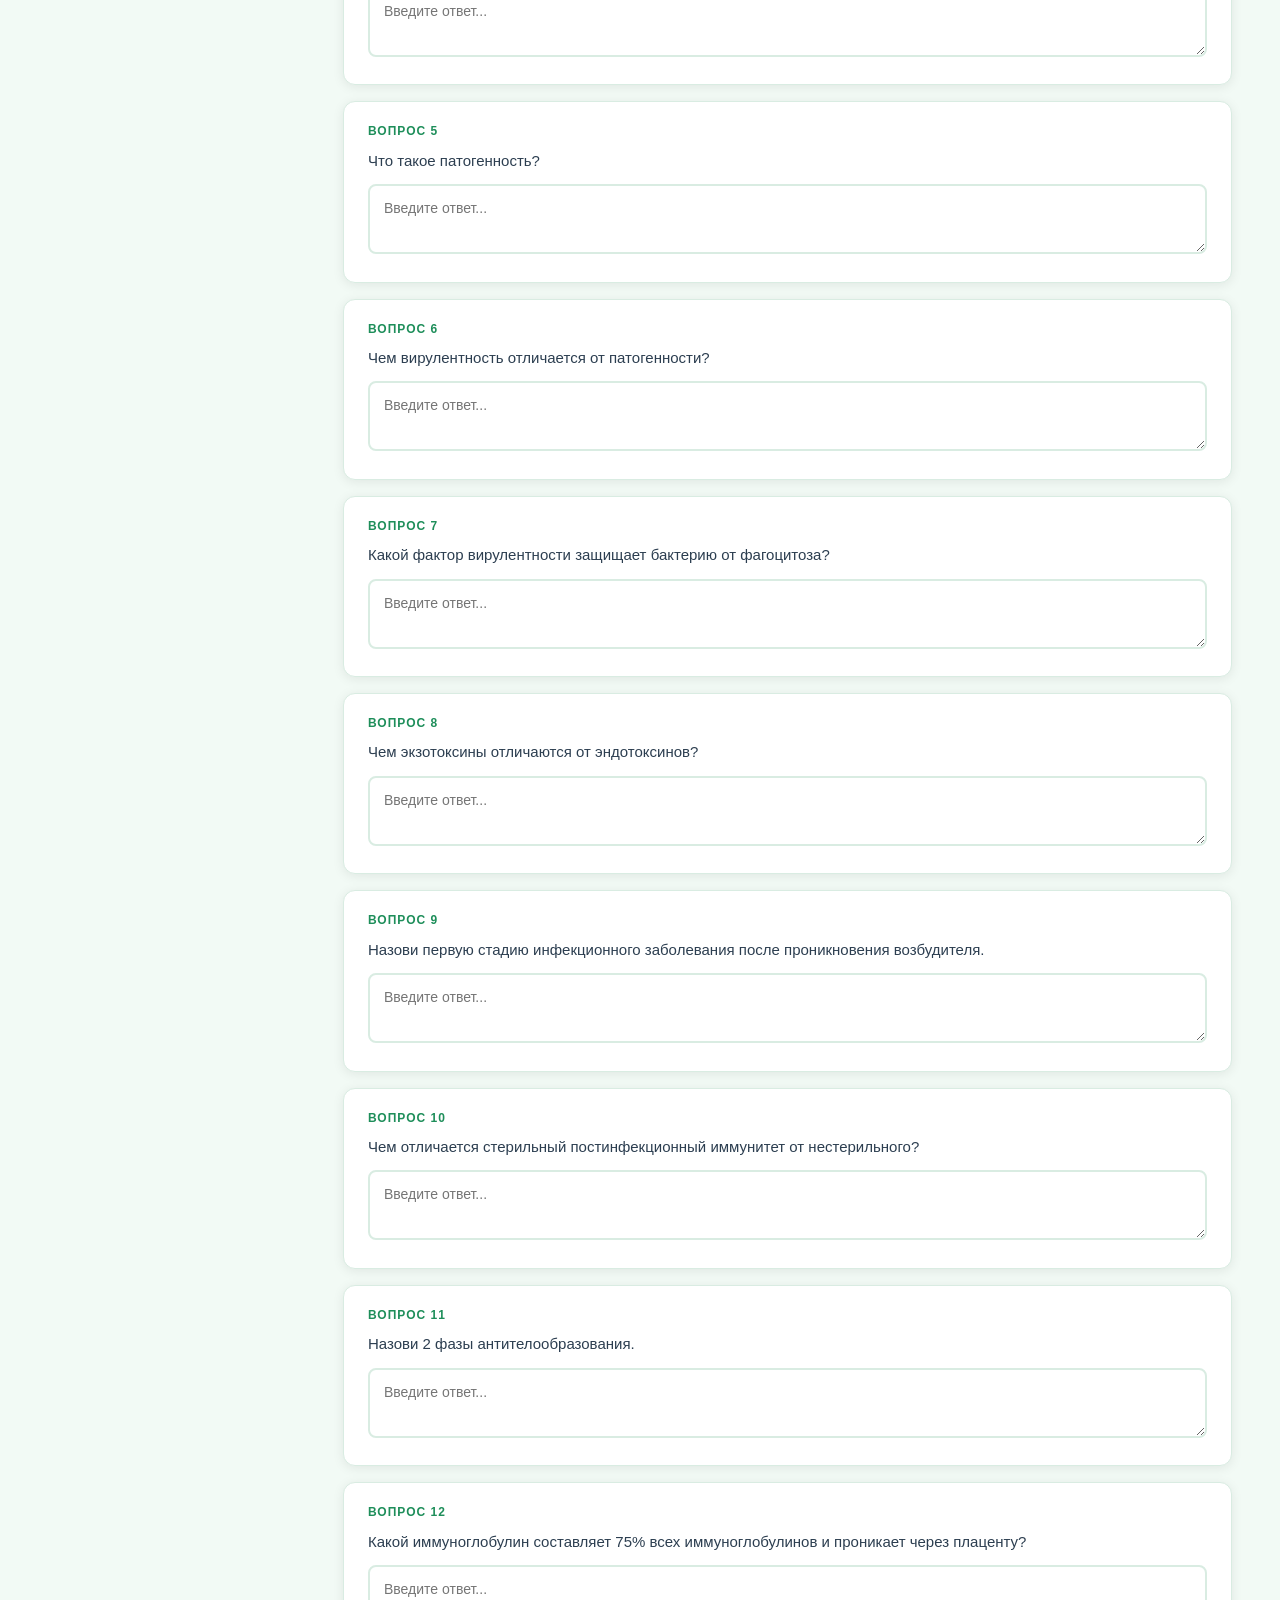
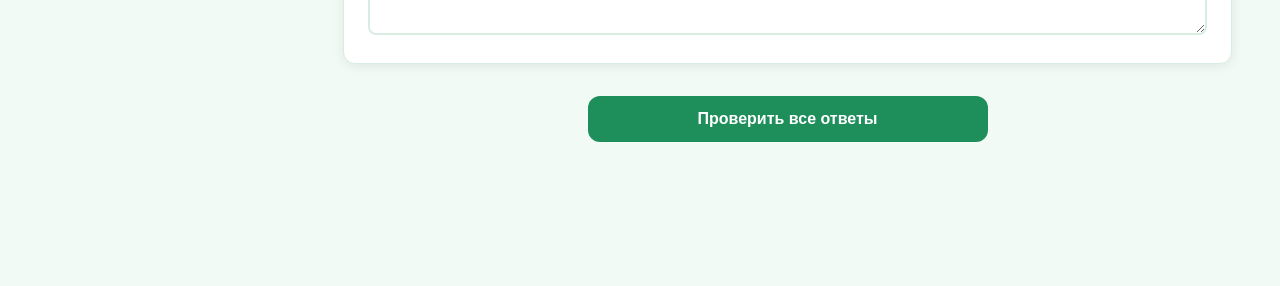
<file: MicrobiologyApp/lecture-1.html>
<!DOCTYPE html>
<html lang="ru">
<head>
    <meta charset="UTF-8">
    <meta name="viewport" content="width=device-width, initial-scale=1.0">
    <title>Микробиология — Лекция 1: Инфекция, инфекционный процесс и иммунитет</title>
    <link rel="stylesheet" href="style.css">
</head>
<body>

<nav id="sidebar">
    <div class="sidebar-header">
        <div class="logo-icon">🦠</div>
        <h2>Микробиология</h2>
        <p class="subtitle">Лекция 1 — Инфекция, инфекционный процесс и иммунитет</p>
    </div>
    <ul>
        <li><a href="topics.html" style="background:rgba(255,255,255,0.15);border-left-color:var(--accent-light);color:#fff;font-weight:700;">⬅ К выбору лекции</a></li>
        <li><a href="#infection" class="active" onclick="scrollToSection('infection', this)">1. Инфекция и инфекционный процесс</a></li>
        <li><a href="#symbiosis" onclick="scrollToSection('symbiosis', this)">2. Взаимоотношения микроорганизмов</a></li>
        <li><a href="#pathogen" onclick="scrollToSection('pathogen', this)">3. Патогенность и вирулентность</a></li>
        <li><a href="#virulence" onclick="scrollToSection('virulence', this)">4. Факторы вирулентности</a></li>
        <li><a href="#toxins" onclick="scrollToSection('toxins', this)">5. Токсины</a></li>
        <li><a href="#stages" onclick="scrollToSection('stages', this)">6. Стадии инфекционного заболевания</a></li>
        <li><a href="#immune" onclick="scrollToSection('immune', this)">7. Иммунитет и его виды</a></li>
        <li><a href="#defense" onclick="scrollToSection('defense', this)">8. Факторы неспецифической защиты</a></li>
        <li><a href="#phagocytosis" onclick="scrollToSection('phagocytosis', this)">9. Фагоцитоз</a></li>
        <li><a href="#antibodies" onclick="scrollToSection('antibodies', this)">10. Иммуноглобулины</a></li>
        <li><a href="#quiz" onclick="scrollToSection('quiz', this)">11. Проверь себя</a></li>
    </ul>
    <div class="sidebar-footer">
        <p>Слуцкий медицинский колледж</p>
        <p>Лечебное дело — 2 курс</p>
    </div>
</nav>

<main id="content">

    <!-- ===== INFECTION ===== -->
    <section id="infection" class="section">
        <h1>Инфекция и инфекционный процесс</h1>
        <p class="section-subtitle">Основа всех санитарно-противоэпидемических мероприятий</p>

        <div class="card definition-card">
            <div class="card-icon">🦠</div>
            <h3>Инфекция</h3>
            <p>От лат. <strong>infectio — «заражать»</strong>. Процесс взаимодействия возбудителя (микроорганизма) и макроорганизма (человека) в условиях внешней среды.</p>
        </div>

        <div class="two-col">
            <div class="card">
                <h3>Инфекционный процесс</h3>
                <p>Процесс взаимодействия микроорганизма и макроорганизма в определённых условиях внешней среды, а также комплекс защитных и восстановительных реакций со стороны макроорганизма.</p>
            </div>
            <div class="card">
                <h3>Инфекционные заболевания</h3>
                <p>Заболевания, вызываемые проникновением в организм патогенных микроорганизмов.</p>
            </div>
        </div>

        <div class="card">
            <h3>От чего зависит развитие инфекционного процесса</h3>
            <div class="flow-steps">
                <div class="flow-step"><span class="step-num">1</span> Свойства возбудителя (микроорганизма)</div>
                <div class="flow-step"><span class="step-num">2</span> Состояние макроорганизма</div>
                <div class="flow-step"><span class="step-num">3</span> Условия окружающей среды</div>
            </div>
            <p class="note">Условия среды влияют как на состояние возбудителя, так и на состояние макроорганизма.</p>
        </div>
    </section>

    <!-- ===== SYMBIOSIS ===== -->
    <section id="symbiosis" class="section">
        <h1>Взаимоотношения микроорганизмов и макроорганизма</h1>
        <p>Все взаимоотношения между микроорганизмами и макроорганизмом называют <strong>симбиозом</strong> (совместной жизнью).</p>

        <table class="info-table">
            <tr>
                <th>Форма</th>
                <th>Суть</th>
                <th>Пример</th>
            </tr>
            <tr>
                <td><strong>Мутуализм</strong></td>
                <td>Сожительство, выгодное для обоих сожителей</td>
                <td>Молочнокислые бактерии живут за счёт макроорганизма</td>
            </tr>
            <tr>
                <td><strong>Комменсализм</strong></td>
                <td>Один сожитель (микроорганизм) живёт за счёт хозяина, не нанося ему вреда</td>
                <td>Ассоциации аэробов и анаэробов: аэробы, потребляя кислород, обеспечивают условия для развития анаэробов. Гнилостные бактерии образуют аммиак, используемый нитрифицирующими бактериями</td>
            </tr>
            <tr>
                <td><strong>Паразитизм</strong></td>
                <td>Один организм (паразит) живёт за счёт другого (хозяина), нанося ему вред</td>
                <td>Патогенные возбудители инфекционных болезней</td>
            </tr>
        </table>

        <div class="card">
            <h3>Классификация микроорганизмов по отношению к макроорганизму</h3>
            <ul class="task-list">
                <li><strong>Непатогенные</strong> — микроорганизмы, которые не вызывают заболеваний у человека</li>
                <li><strong>Патогенные</strong> — микроорганизмы, которые вызывают инфекции у людей</li>
                <li><strong>Условно-патогенные (оппортунистические, потенциально-патогенные)</strong> — вызывают инфекции в зависимости от дополнительных факторов и обстоятельств (при снижении защитных сил организма)</li>
            </ul>
        </div>

        <div class="key-point">
            <strong>Инфекции, вызываемые условно-патогенными микроорганизмами:</strong> а) госпитальные инфекции; б) вторичные инфекции; в) осложнения.
        </div>
    </section>

    <!-- ===== PATHOGENICITY & VIRULENCE ===== -->
    <section id="pathogen" class="section">
        <h1>Патогенность и вирулентность</h1>

        <div class="card definition-card">
            <div class="card-icon">💉</div>
            <h3>Возникновение и развитие инфекции зависит</h3>
            <p>1) от степени патогенности микроба; 2) от иммунологического состояния макроорганизма; 3) от условий внешней среды.</p>
        </div>

        <div class="card definition-card">
            <div class="card-icon">🦠</div>
            <h3>Патогенность</h3>
            <p>От лат. <strong>pathos — страдание, genos — рождение</strong>. Способность микроорганизмов вызывать патологические процессы в макроорганизме. Это <strong>генетически обусловленный видовой признак</strong>, присущий всем бактериям данного вида.</p>
        </div>

        <table class="info-table">
            <tr>
                <th>Свойство патогенности</th>
                <th>Что это</th>
                <th>Пример</th>
            </tr>
            <tr>
                <td><strong>Специфичность</strong></td>
                <td>Способность данного вида микробов вызывать определённое заболевание</td>
                <td>Холерный вибрион вызывает холеру, гонорею — гонококк, микобактерии туберкулёза — туберкулёз</td>
            </tr>
            <tr>
                <td><strong>Органотропность</strong></td>
                <td>Способность поражать определённые органы и ткани</td>
                <td>Возбудитель дизентерии — слизистую толстого кишечника; вирус гриппа — слизистую верхних дыхательных путей; вирус бешенства — клетки аммонова рога. Стафилококки способны поражать ткань любого органа</td>
            </tr>
            <tr>
                <td><strong>Токсичность</strong></td>
                <td>Способность образовывать токсические (ядовитые) вещества</td>
                <td>Токсические и вирулентные свойства тесно связаны между собой</td>
            </tr>
        </table>

        <div class="card definition-card">
            <div class="card-icon">⚖️</div>
            <h3>Вирулентность</h3>
            <p>От лат. <strong>virulentus — ядовитый</strong>. Степень (мера) патогенности. В отличие от патогенности это <strong>не видовой, а штаммовый признак</strong> — присущ не всему виду, а конкретным штаммам. Это <strong>количественный, фенотипический</strong> признак, проявляющийся в определённых условиях (изменчивость микроорганизмов, изменение восприимчивости макроорганизма). Вирулентность может быть повышена и понижена.</p>
        </div>

        <div class="card">
            <h3>Количественные показатели вирулентности</h3>
            <ul class="task-list">
                <li><strong>DLM</strong> (Dosis letalis minima) — минимальная смертельная доза (наименьшая доза микробов/токсина, вызывающая гибель восприимчивых лабораторных животных)</li>
                <li><strong>DCL</strong> (Dosis certissima letalis) — безусловно смертельная доза</li>
                <li><strong>L+</strong> — доза токсина, вызывающая гибель при смешении с одной антитоксической единицей (MLD)</li>
            </ul>
        </div>

        <div class="two-col">
            <div class="card">
                <h3>⬆ Повышение вирулентности</h3>
                <p>Путём <strong>пассирования через организм восприимчивых животных</strong>.</p>
            </div>
            <div class="card">
                <h3>⬇ Ослабление вирулентности</h3>
                <p>В результате воздействия неблагоприятных факторов: высокая температура, антимикробные и дезинфицирующие средства, выращивание на неблагоприятных питательных средах, пассирование через организм маловосприимчивых или невосприимчивых животных.</p>
            </div>
        </div>

        <div class="key-point">
            <strong>Важно:</strong> микроорганизмы с ослабленной вирулентностью (аттенуированные) используются для получения <strong>вакцинных штаммов</strong>.
        </div>
    </section>

    <!-- ===== FACTORS OF VIRULENCE ===== -->
    <section id="virulence" class="section">
        <h1>Факторы вирулентности</h1>
        <p>Признаки, которые определяют вирулентность, называются факторами вирулентности.</p>

        <table class="info-table">
            <tr>
                <th>Фактор</th>
                <th>Что обеспечивает</th>
            </tr>
            <tr>
                <td><strong>1. Адгезины</strong></td>
                <td>Специфические химические группировки на поверхности микробов («ключ к замку»), которые как «ключ к замку» соответствуют рецепторам чувствительных клеток и отвечают за специфическое прилипание возбудителя к клеткам макроорганизма</td>
            </tr>
            <tr>
                <td><strong>2. Капсула</strong></td>
                <td>Защита против фагоцитоза и антител. Бактерии, окружённые капсулой, более устойчивы к действию защитных сил макроорганизма и вызывают более тяжёлое течение инфекции (возбудители сибирской язвы, чумы, пневмококки)</td>
            </tr>
            <tr>
                <td><strong>3. Поверхностно-расположенные вещества</strong> капсулы и клеточной стенки (поверхностные антигены)</td>
                <td>Протеин А стафилококка, М-протеин стрептококка, брюшнотифозные антигены</td>
            </tr>
            <tr>
                <td><strong>4. Инвазия</strong></td>
                <td>Способность проникать через слизистые оболочки и барьеры в подлежащие ткани (благодаря ферментам — гиалуронидазе и др.)</td>
            </tr>
            <tr>
                <td><strong>5. Агрессия</strong></td>
                <td>Способность возбудителей подавлять неспецифическую и иммунную защиту организма хозяина и вызывать развитие повреждений. Реализуется с помощью <strong>ферментов агрессии</strong>: гиалуронидазы, коагулазы, фибринолизина, лецитиназы, нейраминидазы (эти же ферменты обеспечивают и инвазию — см. фактор 4)</td>
            </tr>
            <tr>
                <td><strong>6. Токсины</strong></td>
                <td>Ядовитые вещества, вызывающие отравление макроорганизма</td>
            </tr>
        </table>
    </section>

    <!-- ===== TOXINS ===== -->
    <section id="toxins" class="section">
        <h1>Токсины микроорганизмов</h1>

        <table class="info-table">
            <tr>
                <th></th>
                <th>Экзотоксины</th>
                <th>Эндотоксины</th>
            </tr>
            <tr>
                <td><strong>Как образуются</strong></td>
                <td>Выделяются в окружающую среду в процессе жизнедеятельности</td>
                <td>Освобождаются при разрушении (гибели) микробных тел</td>
            </tr>
            <tr>
                <td><strong>Примеры</strong></td>
                <td>Возбудители столбняка, дифтерии и другие</td>
                <td>Брюшнотифозные, липидно-полисахаридные комплексы</td>
            </tr>
        </table>

        <div class="key-point">
            <strong>Запомни: </strong> экзотоксины — «живые» микробы выделяют наружу (столбняк, дифтерия); эндотоксины — «мёртвые» микробы отдают после гибели.
        </div>
    </section>

    <!-- ===== STAGES ===== -->
    <section id="stages" class="section">
        <h1>Стадии инфекционного заболевания</h1>
        <p>Инфекционное заболевание имеет определённые клинические стадии своего течения, выраженные в той или иной степени.</p>

        <div class="flow-steps">
            <div class="flow-step"><span class="step-num">1</span> Инкубационный период</div>
            <div class="flow-step"><span class="step-num">2</span> Продромальный период</div>
            <div class="flow-step"><span class="step-num">3</span> Разгар заболевания</div>
            <div class="flow-step"><span class="step-num">4</span> Исход</div>
        </div>

        <table class="info-table">
            <tr>
                <th>Стадия</th>
                <th>Характеристика</th>
            </tr>
            <tr>
                <td><strong>Инкубационный период</strong></td>
                <td>От момента проникновения инфекционного агента в организм до появления первых признаков заболевания. Длительность зависит от способа заражения и вида возбудителя: от нескольких часов до нескольких лет (последнее встречается редко). Место проникновения микроорганизма в организм называют <strong>входными воротами инфекции</strong> (например, холерный вибрион проникает через рот и не способен проникать через кожу)</td>
            </tr>
            <tr>
                <td><strong>Продромальный период</strong></td>
                <td>Проявление первых неспецифических симптомов, общих для многих заболеваний: лихорадка, недомогание, снижение аппетита, общая слабость. В этот период возбудители большинства заболеваний не выделяются в окружающую среду, хотя при кори и коклюше больной уже опасен для окружающих</td>
            </tr>
            <tr>
                <td><strong>Разгар заболевания</strong></td>
                <td>Проявление специфических симптомов, характерных для каждого заболевания (зависит от вида возбудителя). Сопровождается выделением возбудителя из организма, вследствие чего больной представляет опасность для окружающих</td>
            </tr>
            <tr>
                <td><strong>Исход</strong></td>
                <td>Выздоровление (реконвалесценция), рецидив, осложнение или летальный исход</td>
            </tr>
        </table>

        <div class="card">
            <h3>Варианты исхода</h3>
            <ul class="task-list">
                <li><strong>Выздоровление (реконвалесценция)</strong> — исчезновение клинических признаков, восстановление нарушенных функций организма, освобождение от возбудителей болезни и их токсинов</li>
                <li><strong>Рецидив»</strong> — возврат проявлений болезни, вызванный тем же возбудителем</li>
                <li><strong>Осложнение</strong> — дополнительные нарушения функций, связанные с некачественным/неполным лечением</li>
                <li><strong>Летальный исход</strong></li>
            </ul>
        </div>
    </section>

    <!-- ===== IMMUNITY ===== -->
    <section id="immune" class="section">
        <h1>Иммунитет и его виды</h1>

        <div class="card definition-card">
            <div class="card-icon">🛡️</div>
            <h3>Иммунитет</h3>
            <p>От лат. <strong>immunitas — освобождение от чего-либо</strong>. Невосприимчивость организма ко всяким генетически чужеродным агентам, в том числе к болезнетворным микроорганизмам и их ядам.</p>
        </div>

        <div class="card">
            <h3>По происхождению иммунитет делят на</h3>
            <div class="flow-steps">
                <div class="flow-step"><span class="step-num">1</span> Врождённый (видовой, генотипический, наследственный)</div>
                <div class="flow-step"><span class="step-num">2</span> Приобретённый (формируется в течение всей индивидуальной жизни)</div>
            </div>
        </div>

        <div class="two-col">
            <div class="card">
                <h3>🧬 Врождённый (видовой) иммунитет</h3>
                <p>Обусловлен анатомо-физиологическими особенностями вида, передаётся по наследству и присущ всем особям данного вида. Подразделяется на:</p>
                <ul class="task-list">
                    <li><strong>антимутагенный (противоопухолевый)</strong> — защита от клеток-мутантов</li>
                    <li><strong>трансплантационный</strong> — защита от трансплантата</li>
                    <li><strong>антимикробный</strong> — невосприимчивость к определённым инфекционным заболеваниям</li>
                </ul>
            </div>
            <div class="card">
                <h3>📈 Приобретённый иммунитет</h3>
                <p>Формируется в течение всей индивидуальной жизни — это фенотипический признак, по наследству не передаётся. Делится на:</p>
                <ul class="task-list">
                    <li><strong>естественно приобретённый</strong> — без вмешательства человека</li>
                    <li><strong>искусственно приобретённый</strong> — результат введения прививочных препаратов</li>
                </ul>
                <p>И естественно, и искусственно приобретённый иммунитет подразделяются на <strong>активный и пассивный</strong>.</p>
            </div>
        </div>

        <table class="info-table">
            <tr>
                <th>Приобретённый</th>
                <th>Активный</th>
                <th>Пассивный</th>
            </tr>
            <tr>
                <td><strong>Естественный</strong></td>
                <td>После перенесённого заболевания (постинфекционный)</td>
                <td>Передача готовых антител (от матери через плаценту, с молозивом)</td>
            </tr>
            <tr>
                <td><strong>Искусственный</strong></td>
                <td>После введения вакцин</td>
                <td>После введения сывороток (готовых антител)</td>
            </tr>
        </table>

        <div class="card">
            <h3>Постинфекционный иммунитет</h3>
            <ul class="task-list">
                <li><strong>Стерильный</strong> — сохраняется и после исчезновения из организма вызвавших его микроорганизмов</li>
                <li><strong>Нестерильный</strong> — сохраняется только пока возбудитель находится в организме</li>
            </ul>
        </div>
    </section>

    <!-- ===== NONSPECIFIC DEFENSE ===== -->
    <section id="defense" class="section">
        <h1>Факторы неспецифической защиты организма</h1>

        <div class="card definition-card">
            <div class="card-icon">🛡️</div>
            <h3>Что это</h3>
            <p>Более древние факторы защиты, которые <strong>передаются по наследству</strong>. Они образуют «первую линию обороны» и во многом определяют невосприимчивость к инфекционным заболеваниям. Если их оказывается недостаточно, «включаются» специфические иммунные реакции («бьют по конкретной цели»).</p>
        </div>

        <div class="flow-steps">
            <div class="flow-step"><span class="step-num">🧱</span> Механические факторы</div>
            <div class="flow-step"><span class="step-num">⚗️</span> Физико-химические факторы</div>
            <div class="flow-step"><span class="step-num">🔬</span> Иммунобиологические факторы</div>
        </div>

        <div class="card">
            <h3>1. Механические факторы</h3>
            <p>Неповреждённая <strong>кожа</strong> и <strong>слизистые оболочки</strong> являются механическим барьером, препятствующим проникновению микроорганизмов внутрь организма. В результате слущивания эпидермиса удаляются многие транзиторные микроорганизмы. Бактерицидными свойствами обладает секрет потовых и сальных желёз. Секреты, выделяемые слизистыми оболочками, слюнными и пищеварительными железами, слёзы смывают микроорганизмы и оказывают бактерицидное действие.</p>
            <div class="key-point">
                <strong>Запомни:</strong> при наличии травм и ожогов кожа формирует входные ворота для инфекции.
            </div>
        </div>

        <div class="card">
            <h3>2. Физико-химические факторы</h3>
            <p><strong>Ферменты желудочно-кишечного тракта</strong> и <strong>рН среды</strong> (кислая среда желудка и др.) губительно действуют на многие микроорганизмы.</p>
        </div>

        <div class="card">
            <h3>3. Иммунобиологические факторы</h3>
            <div class="two-col">
                <div class="card">
                    <h3>🔬 Клеточные</h3>
                    <p><strong>Фагоцитоз</strong> — поглощение и переваривание чужеродных частиц при участии клеток-фагоцитов.</p>
                </div>
                <div class="card">
                    <h3>🧪 Гуморальные</h3>
                    <p>Защитные вещества крови: <strong>нормальные антитела, комплемент, интерферон, B-лизины, фибронектин, пропердин</strong> и др.</p>
                </div>
            </div>
        </div>
    </section>

    <!-- ===== PHAGOCYTOSIS ===== -->
    <section id="phagocytosis" class="section">
        <h1>Фагоцитоз — стадии</h1>
        <p class="section-subtitle">Поглощение и переваривание чужеродных объектов клетками-фагоцитами</p>

        <div class="flow-steps">
            <div class="flow-step"><span class="step-num">1</span> Хемотаксис</div>
            <div class="flow-step"><span class="step-num">2</span> Адгезия</div>
            <div class="flow-step"><span class="step-num">3</span> Активация</div>
            <div class="flow-step"><span class="step-num">4</span> Погружение</div>
            <div class="flow-step"><span class="step-num">5</span> Образование фаголизосомы</div>
            <div class="flow-step"><span class="step-num">6</span> Киллинг и расщепление</div>
            <div class="flow-step"><span class="step-num">7</span> Выброс</div>
        </div>

        <table class="info-table">
            <tr>
                <th>Стадия</th>
                <th>Что происходит</th>
            </tr>
            <tr>
                <td><strong>1. Хемотаксис</strong></td>
                <td>Приближение фагоцита к объекту фагоцитоза</td>
            </tr>
            <tr>
                <td><strong>2. Адгезия</strong></td>
                <td>Прилипание фагоцита к объекту</td>
            </tr>
            <tr>
                <td><strong>3. Активация</strong></td>
                <td>Подготовка (прицельное готовство) объекта к погружению</td>
            </tr>
            <tr>
                <td><strong>4. Погружение</strong></td>
                <td>Обволакивание объекта и втягивание его с частью мембраны фагоцита внутрь клетки (образование фагосомы)</td>
            </tr>
            <tr>
                <td><strong>5. Образование фаголизосомы</strong></td>
                <td>Слияние фагосомы с лизосомой — создаются оптимальные условия для бактериолиза и расщепления убитой клетки (лизосомы активно перемещаются к фагосомам)</td>
            </tr>
            <tr>
                <td><strong>6. Киллинг и расщепление</strong></td>
                <td>Умерщвление жизнеспособного объекта фагоцитоза, внутриклеточное переваривание убитых (мёртвых) объектов</td>
            </tr>
            <tr>
                <td><strong>7. Выброс</strong></td>
                <td>Выброс продуктов переваривания (остатков) из фагоцита</td>
            </tr>
        </table>

        <div class="key-point">
            <strong>Незавершённый фагоцитоз:</strong> при фагоцитозе в некоторых случаях микроорганизмы не перевариваются (например, микобактерии внутри макрофагов) — так реализуется уклонение возбудителя от иммунитета.
        </div>
    </section>

    <!-- ===== ANTIBODIES ===== -->
    <section id="antibodies" class="section">
        <h1>Иммуноглобулины (антитела)</h1>

        <div class="card definition-card">
            <div class="card-icon">🧬</div>
            <h3>Строение антитела</h3>
            <p>Молекула иммуноглобулина состоит из двух <strong>лёгких (L)</strong> и двух <strong>тяжёлых (H) цепей</strong> полипептидов, связанных в единую структуру. Верхние участки образуют <strong>Fab-фрагмент</strong> — антигенсвязывающий участок (центр или паратоп). Нижний конец H-цепей обозначается <strong>C-областью</strong> или <strong>Fc-фрагментом</strong>, с помощью которых иммуноглобулины адсорбируются на рецепторах иммунокомпетентных клеток.</p>
        </div>

        <div class="card">
            <h3>Антитела различают как агенты действия</h3>
            <p><strong>Антитоксины, лизины, бактериолизины, агглютинины, преципитины</strong> и др.</p>
        </div>

        <table class="info-table">
            <tr>
                <th>Класс</th>
                <th>Характеристика</th>
            </tr>
            <tr>
                <td><strong>IgG</strong></td>
                <td>Мономеры, высокоспецифичные. Составляют <strong>75% всех иммуноглобулинов</strong> человека, наиболее активны в развитии иммунитета. Единственные из иммуноглобулинов <strong>проникают через плаценту</strong> — обеспечивают пассивный иммунитет плода. Остаются после перенесённого заболевания</td>
            </tr>
            <tr>
                <td><strong>IgM</strong></td>
                <td>Состоят из <strong>5 мономеров</strong>, образуют большие решётки (агглютинины, преципитины, комплементсвязывающие антитела). Вырабатываются при <strong>первичной встрече с антигеном</strong> — появляются первыми после заражения. Первыми образуются у ребёнка месяцам к 5-му месяцу жизни. Указывают на первичность и свежесть процесса — при хроническом течении их нет</td>
            </tr>
            <tr>
                <td><strong>IgA</strong></td>
                <td>Обладают способностью проникать в секреты слизистых оболочек (молозиво, слюна, содержимое бронхов и др.). Обеспечивают <strong>защиту слизистых оболочек</strong> дыхательного и пищеварительного трактов</td>
            </tr>
            <tr>
                <td><strong>IgE</strong></td>
                <td>Мономеры с заблокированным Fab-концом. Являются аллергическими, кожносенсибилизирующими веществами. Fc-конец присоединён к «шоковым» клеткам (базофилы, тучные клетки, эндотелий сосудов, эпителий кожи и слизистых), которые выбрасывают медиаторы воспаления (спазм сосудов, бронхов, отёчность). Связаны с <strong>реакциями гиперчувствительности немедленного типа</strong> (ГНТ) и поллинозами (анафилактический шок, бронхиальная астма, мигрень)</td>
            </tr>
            <tr>
                <td><strong>IgD</strong></td>
                <td>Плохо изучены, один Fab-конец у них заблокирован. Встречаются при коллагенозах (ревматизм, красная волчанка)</td>
            </tr>
        </table>

        <div class="card">
            <h3>Образование антител. Фазы антителообразования</h3>
            <div class="flow-steps">
                <div class="flow-step"><span class="step-num">1</span> Индуктивная (латентная)</div>
                <div class="flow-step"><span class="step-num">2</span> Продуктивная (репродуктивная)</div>
            </div>
            <p class="note">Индуктивная фаза — подготовка иммунной системы к ответу; продуктивная — собственно выработка антител.</p>
        </div>

        <div class="key-point">
            <strong>Запоминание классов:</strong> IgG — Главный (75%, через плаценту); IgM — Первый (появляется первым); IgA — Антитело секретов; IgE — Аллергия; IgD — слабо изучен.
        </div>
    </section>

    <!-- ===== QUIZ ===== -->
    <section id="quiz" class="section">
        <h1>Проверь себя</h1>
        <p class="section-subtitle">Вопросы по лекции «Инфекция, инфекционный процесс и иммунитет»</p>

        <div class="quiz-progress">
            <div class="progress-bar">
                <div class="progress-fill" id="progressFill"></div>
            </div>
            <span id="progressText">0 / 12</span>
        </div>

        <div id="quizContainer"></div>

        <div class="quiz-result" id="quizResult" style="display:none;">
            <h2 id="resultTitle"></h2>
            <p id="resultText"></p>
            <button class="btn-retry" onclick="resetQuiz()">Пройти ещё раз</button>
        </div>

        <button class="btn-check" id="btnCheck" onclick="checkAllAnswers()">Проверить все ответы</button>
    </section>

</main>

<script>
// ===== SIDEBAR NAVIGATION =====
function scrollToSection(id, el) {
    document.getElementById(id).scrollIntoView({ behavior: 'smooth' });
    document.querySelectorAll('#sidebar a').forEach(a => a.classList.remove('active'));
    if (el) el.classList.add('active');
}

window.addEventListener('scroll', function() {
    const sections = document.querySelectorAll('.section');
    const links = document.querySelectorAll('#sidebar a');
    let current = '';
    sections.forEach(s => {
        const top = s.offsetTop - 100;
        if (pageYOffset >= top) current = s.getAttribute('id');
    });
    links.forEach(a => {
        a.classList.remove('active');
        if (a.getAttribute('href') === '#' + current) a.classList.add('active');
    });
});

// ===== QUIZ =====
var quizQuestions = [
    { q: 'Что такое инфекция?', answer: ['процесс взаимодействия возбудителя и макроорганизма', 'процесс взаимодействия микроорганизма и макроорганизма', 'заражение', 'взаимодействие микроорганизма и человека'], feedback: 'Верно! Инфекция (от лат. infectio — заражать) — процесс взаимодействия возбудителя и макроорганизма в условиях внешней среды.' },
    { q: 'От чего зависит развитие инфекционного процесса? (назови 3 фактора)', answer: ['от свойств возбудителя состояния макроорганизма и условий внешней среды', 'от свойств возбудителя, состояния макроорганизма и условий окружающей среды', 'от возбудителя макроорганизма и среды'], feedback: 'Правильно! Развитие зависит от: 1) свойств возбудителя; 2) состояния макроорганизма; 3) условий окружающей среды.' },
    { q: 'Как называется форма симбиоза, когда микроорганизм живёт за счёт хозяина, НЕ нанося ему вреда?', answer: ['комменсализм', 'коменсализм'], feedback: 'Да! Комменсализм — один сожитель живёт за счёт хозяина без вреда для него.' },
    { q: 'Как называются микроорганизмы, которые вызывают инфекции только при снижении защитных сил организма?', answer: ['условно-патогенные', 'условно патогенные', 'оппортунистические', 'потенциально-патогенные'], feedback: 'Верно! Это условно-патогенные (оппортунистические) микроорганизмы. Они вызывают госпитальные и вторичные инфекции, осложнения.' },
    { q: 'Что такое патогенность?', answer: ['способность микроорганизмов вызывать патологические процессы в макроорганизме', 'способность вызывать заболевания', 'способность микробов вызывать болезни'], feedback: 'Отлично! Патогенность (pathos — страдание, genos — рождение) — способность вызывать патологические процессы. Это видовой, генетически обусловленный признак.' },
    { q: 'Чем вирулентность отличается от патогенности?', answer: ['вирулентность это степень патогенности конкретного штамма', 'вирулентность мера патогенности штамма', 'это степень или мера патогенности'], feedback: 'Верно! Вирулентность — степень (мера) патогенности, свойство конкретного штамма (количественный, фенотипический признак).' },
    { q: 'Какой фактор вирулентности защищает бактерию от фагоцитоза?', answer: ['капсула'], feedback: 'Правильно! Капсула защищает против фагоцитоза и антител; капсульные бактерии вызывают более тяжёлое течение инфекции.' },
    { q: 'Чем экзотоксины отличаются от эндотоксинов?', answer: ['экзотоксины выделяются в процессе жизнедеятельности а эндотоксины при разрушении микробного тела', 'экзотоксины выделяются живым микробом а эндотоксины после гибели', 'экзо выделяются наружу эндо при разрушении'], feedback: 'Да! Экзотоксины выделяются в процессе жизнедеятельности (столбняк, дифтерия), эндотоксины освобождаются при разрушении микробных тел.' },
    { q: 'Назови первую стадию инфекционного заболевания после проникновения возбудителя.', answer: ['инкубационный период', 'инкубационный', 'инкубация'], feedback: 'Верно! Инкубационный период — от проникновения агента до первых признаков (от часов до лет).' },
    { q: 'Чем отличается стерильный постинфекционный иммунитет от нестерильного?', answer: ['стерильный сохраняется после исчезновения возбудителя из организма а нестерильный только пока возбудитель в организме', 'стерильный когда микробов уже нет нестерильный пока есть'], feedback: 'Правильно! Стерильный — сохраняется после исчезновения возбудителя; нестерильный — только пока возбудитель в организме.' },
    { q: 'Назови 2 фазы антителообразования.', answer: ['индуктивная и продуктивная', 'индуктивная латентная и продуктивная репродуктивная', 'латентная и репродуктивная'], feedback: 'Верно! Индуктивная (латентная) и продуктивная (репродуктивная) фазы.' },
    { q: 'Какой иммуноглобулин составляет 75% всех иммуноглобулинов и проникает через плаценту?', answer: ['igg', 'иммуноглобулин g'], feedback: 'Отлично! IgG — мономеры, ~75%, единственные проникают через плаценту, обеспечивая пассивный иммунитет плода.' }
];

function initQuiz() {
    var container = document.getElementById('quizContainer');
    var html = '';
    quizQuestions.forEach(function(q, i) {
        html += '<div class="quiz-question" id="q' + i + '">';
        html += '<div class="q-number">Вопрос ' + (i+1) + '</div>';
        html += '<div class="q-text">' + q.q + '</div>';
        html += '<textarea id="ans' + i + '" placeholder="Введите ответ..." oninput="updateProgress()"></textarea>';
        html += '<div class="feedback" id="fb' + i + '"></div>';
        html += '</div>';
    });
    container.innerHTML = html;
}

function updateProgress() {
    var answered = 0;
    quizQuestions.forEach(function(q, i) {
        var val = document.getElementById('ans' + i).value.trim();
        if (val.length > 5) answered++;
    });
    var pct = Math.round((answered / quizQuestions.length) * 100);
    document.getElementById('progressFill').style.width = pct + '%';
    document.getElementById('progressText').textContent = answered + ' / ' + quizQuestions.length;
}

function checkAllAnswers() {
    var correct = 0;
    quizQuestions.forEach(function(q, i) {
        var ans = document.getElementById('ans' + i).value.trim().toLowerCase();
        var fb = document.getElementById('fb' + i);
        var qEl = document.getElementById('q' + i);
        var isCorrect = false;

        for (var j = 0; j < q.answer.length; j++) {
            if (ans.indexOf(q.answer[j].toLowerCase()) !== -1 || q.answer[j].toLowerCase().indexOf(ans) !== -1) {
                isCorrect = true;
                break;
            }
        }
        if (!isCorrect && ans.length > 10) {
            var keyWords = q.answer[0].toLowerCase().split(' ').filter(function(w) { return w.length > 4; });
            var matches = keyWords.filter(function(w) { return ans.indexOf(w) !== -1; });
            if (matches.length >= Math.ceil(keyWords.length * 0.4)) isCorrect = true;
        }

        qEl.classList.remove('correct', 'incorrect');
        fb.classList.remove('correct', 'incorrect', 'show');

        if (isCorrect) {
            qEl.classList.add('correct');
            fb.className = 'feedback correct show';
            fb.innerHTML = '<strong>&#10004; Правильно!</strong> ' + q.feedback;
            correct++;
        } else if (ans.length > 3) {
            qEl.classList.add('incorrect');
            fb.className = 'feedback incorrect show';
            fb.innerHTML = '<strong>&#10008; Попробуй ещё раз.</strong> Подсмотри в материале выше. Ключевые слова: <em>' + q.answer[0].substring(0, 60) + '...</em>';
        } else {
            fb.className = 'feedback incorrect show';
            fb.innerHTML = 'Напиши ответ, чтобы я мог проверить.';
        }
    });

    var result = document.getElementById('quizResult');
    var title = document.getElementById('resultTitle');
    var text = document.getElementById('resultText');
    result.style.display = 'block';

    var pct = Math.round((correct / quizQuestions.length) * 100);
    if (pct >= 90) {
        title.textContent = 'Отлично! ' + correct + '/' + quizQuestions.length;
        text.textContent = 'Ты великолепно справился! ' + pct + '% правильных ответов.';
        title.style.color = '#27ae60';
    } else if (pct >= 60) {
        title.textContent = 'Хорошо! ' + correct + '/' + quizQuestions.length;
        text.textContent = 'Неплохой результат. Перечитай те вопросы, где ошибся, и попробуй снова.';
        title.style.color = '#f39c12';
    } else {
        title.textContent = 'Нужно подтянуть! ' + correct + '/' + quizQuestions.length;
        text.textContent = 'Перечитай лекцию ещё раз, обрати внимание на выделенные ключевые моменты.';
        title.style.color = '#e74c3c';
    }

    result.scrollIntoView({ behavior: 'smooth' });
}

function resetQuiz() {
    quizQuestions.forEach(function(q, i) {
        document.getElementById('ans' + i).value = '';
        var fb = document.getElementById('fb' + i);
        fb.className = 'feedback';
        fb.innerHTML = '';
        document.getElementById('q' + i).classList.remove('correct', 'incorrect');
    });
    document.getElementById('quizResult').style.display = 'none';
    document.getElementById('progressFill').style.width = '0%';
    document.getElementById('progressText').textContent = '0 / ' + quizQuestions.length;
    document.getElementById('quiz').scrollIntoView({ behavior: 'smooth' });
}

initQuiz();
</script>

</body>
</html>
</file>
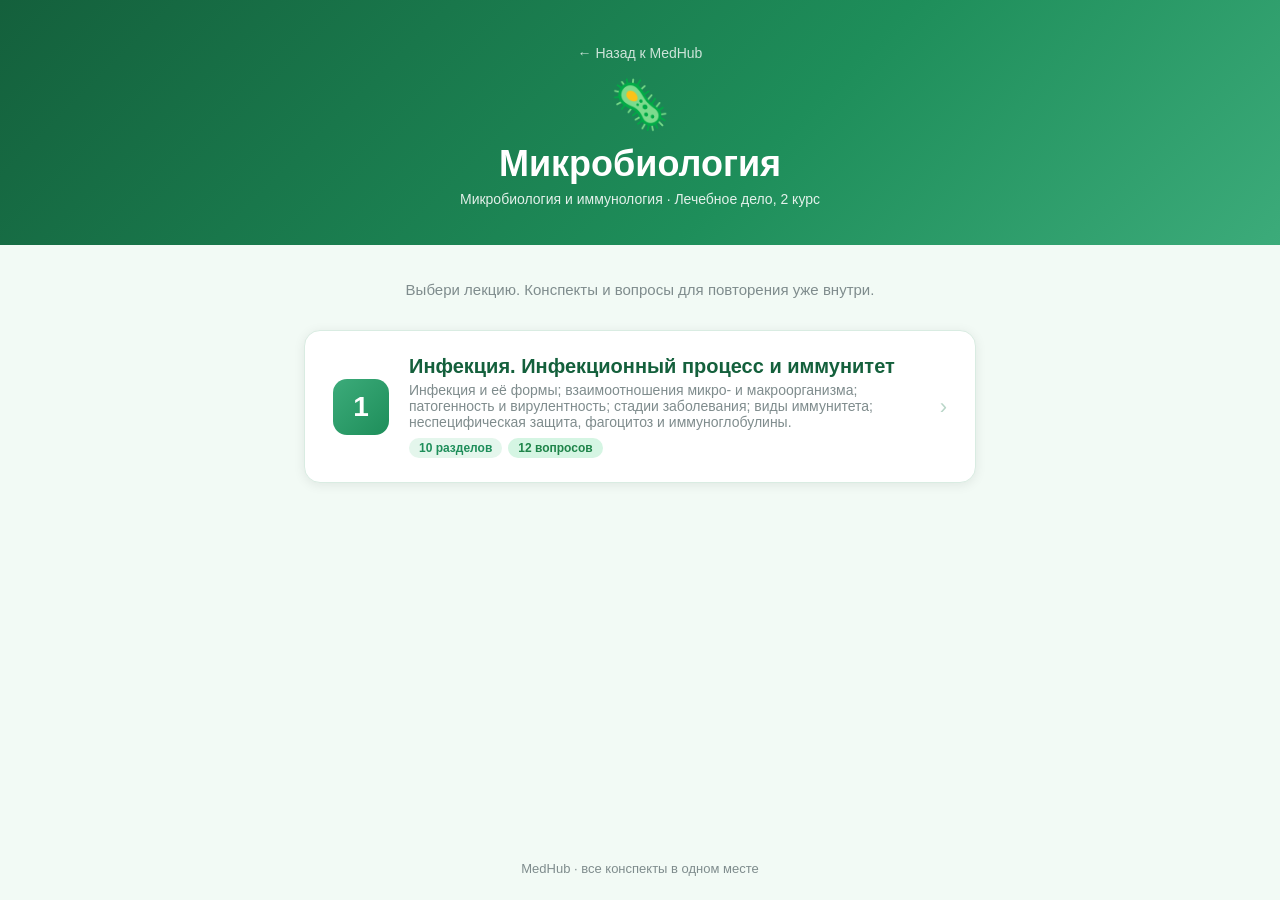
<file: MicrobiologyApp/topics.html>
<!DOCTYPE html>
<html lang="ru">
<head>
    <meta charset="UTF-8">
    <meta name="viewport" content="width=device-width, initial-scale=1.0">
    <title>Микробиология — Выбор лекции</title>
    <style>
        * { margin: 0; padding: 0; box-sizing: border-box; }
        body {
            font-family: 'Segoe UI', -apple-system, BlinkMacSystemFont, Roboto, sans-serif;
            background: #f2faf5; color: #2c3e50; min-height: 100vh;
            display: flex; flex-direction: column; align-items: center;
        }

        .topic-header {
            background: linear-gradient(135deg, #14603c, #1e8e5a 60%, #3cab7a);
            color: white; text-align: center; padding: 44px 20px 38px; width: 100%;
        }
        .topic-header .back-link {
            display: inline-block; color: rgba(255,255,255,0.78); text-decoration: none;
            font-size: 14px; margin-bottom: 16px; transition: color 0.2s;
        }
        .topic-header .back-link:hover { color: white; }
        .topic-header .icon { font-size: 48px; margin-bottom: 10px; }
        .topic-header h1 { font-size: 36px; font-weight: 800; margin-bottom: 6px; }
        .topic-header p { font-size: 14px; opacity: 0.88; }

        .topic-main { max-width: 720px; width: 100%; padding: 36px 24px 60px; }
        .topic-subtitle { text-align: center; color: #7f8c8d; font-size: 15px; margin-bottom: 32px; }

        .lecture-list { display: flex; flex-direction: column; gap: 16px; }

        .lecture-card {
            display: flex; gap: 20px; align-items: center;
            background: white; border-radius: 16px; padding: 24px 28px;
            box-shadow: 0 2px 12px rgba(0,0,0,0.08); border: 1px solid #d9ece2;
            text-decoration: none; color: inherit;
            transition: transform 0.2s, box-shadow 0.2s;
        }
        .lecture-card:hover { transform: translateY(-3px); box-shadow: 0 6px 24px rgba(0,0,0,0.14); }

        .lecture-num {
            font-size: 28px; font-weight: 800; color: white;
            width: 56px; height: 56px; flex-shrink: 0;
            display: flex; align-items: center; justify-content: center;
            border-radius: 14px; background: linear-gradient(135deg, #3cab7a, #1e8e5a);
        }

        .lecture-info { flex: 1; }
        .lecture-info h2 { font-size: 20px; font-weight: 700; color: #14603c; margin-bottom: 4px; }
        .lecture-info p { font-size: 14px; color: #7f8c8d; margin-bottom: 8px; }

        .lecture-tags { display: flex; flex-wrap: wrap; gap: 6px; }
        .tag {
            font-size: 12px; font-weight: 600; padding: 3px 10px;
            border-radius: 12px; background: #e4f6ec; color: #1e8e5a;
        }
        .tag.questions { background: #d5f5e3; color: #1e8449; }
        .tag.topic { background: #e8e8e9; color: #444; }

        .lecture-arrow {
            font-size: 22px; transition: transform 0.2s; color: #b9d6c8;
        }
        .lecture-card:hover .lecture-arrow { transform: translateX(4px); color: #1e8e5a; }

        .footer { text-align: center; margin-top: auto; padding: 24px; color: #7f8c8d; font-size: 13px; }
    </style>
</head>
<body>

<header class="topic-header">
    <a href="../index.html" class="back-link">← Назад к MedHub</a>
    <div class="icon">🦠</div>
    <h1>Микробиология</h1>
    <p>Микробиология и иммунология · Лечебное дело, 2 курс</p>
</header>

<main class="topic-main">
    <p class="topic-subtitle">Выбери лекцию. Конспекты и вопросы для повторения уже внутри.</p>

    <div class="lecture-list">

        <a class="lecture-card" href="lecture-1.html">
            <div class="lecture-num">1</div>
            <div class="lecture-info">
                <h2>Инфекция. Инфекционный процесс и иммунитет</h2>
                <p>Инфекция и её формы; взаимоотношения микро- и макроорганизма; патогенность и вирулентность; стадии заболевания; виды иммунитета; неспецифическая защита, фагоцитоз и иммуноглобулины.</p>
                <div class="lecture-tags">
                    <span class="tag">10 разделов</span>
                    <span class="tag questions">12 вопросов</span>
                </div>
            </div>
            <div class="lecture-arrow">›</div>
        </a>

    </div>
</main>

<footer class="footer">
    <p>MedHub · все конспекты в одном месте</p>
</footer>

</body>
</html>
</file>
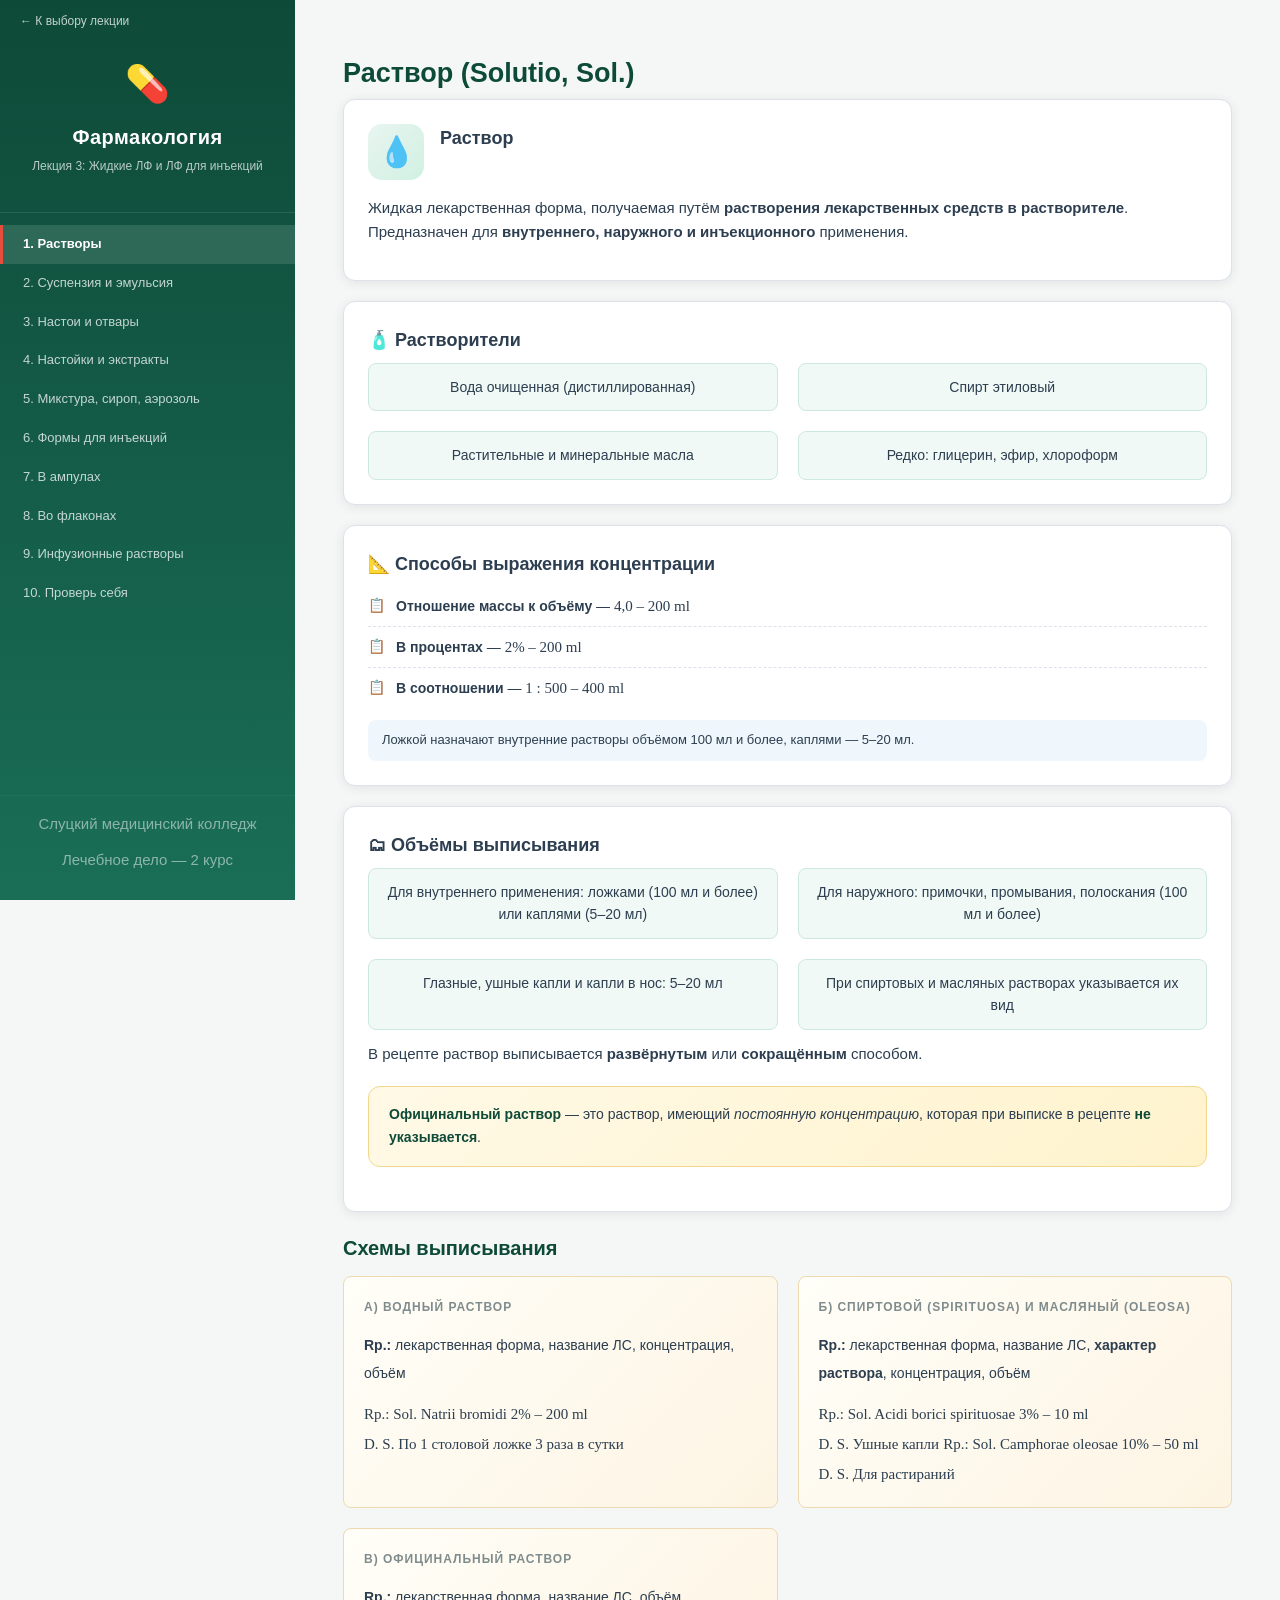
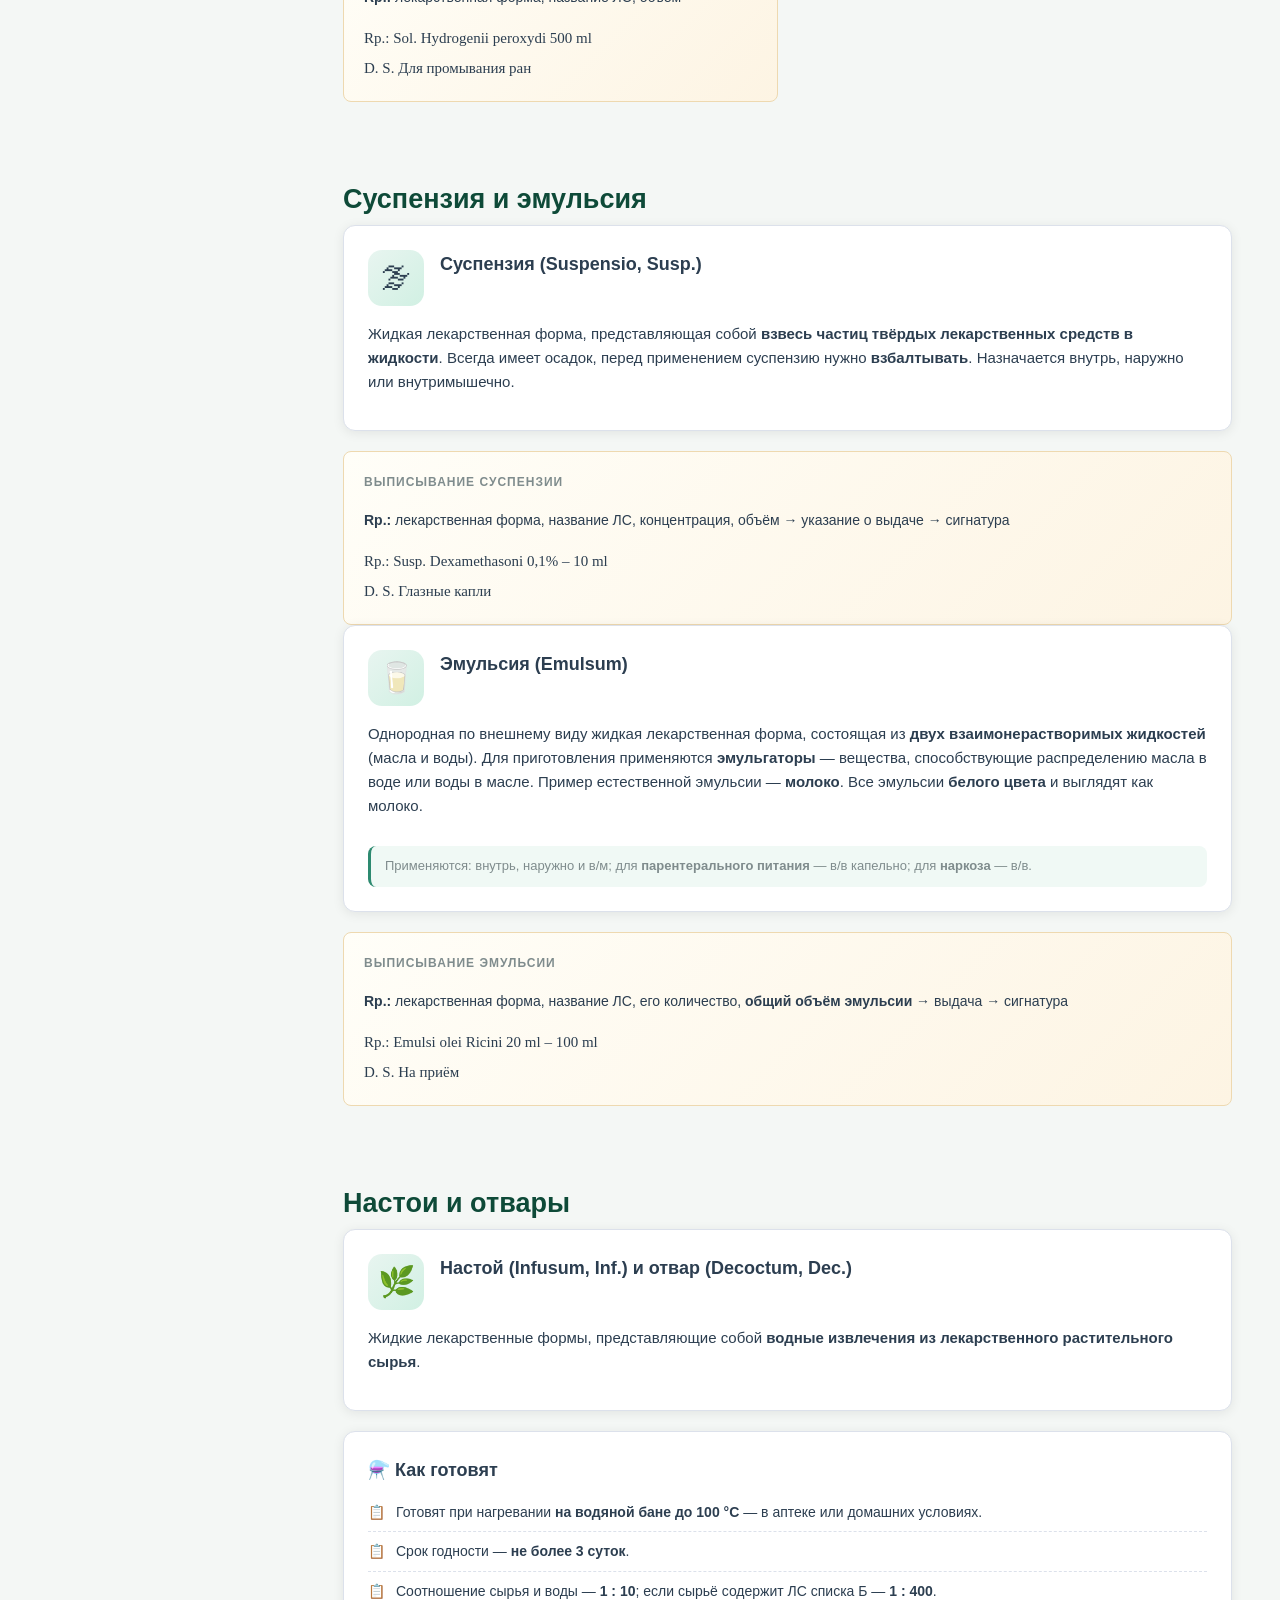
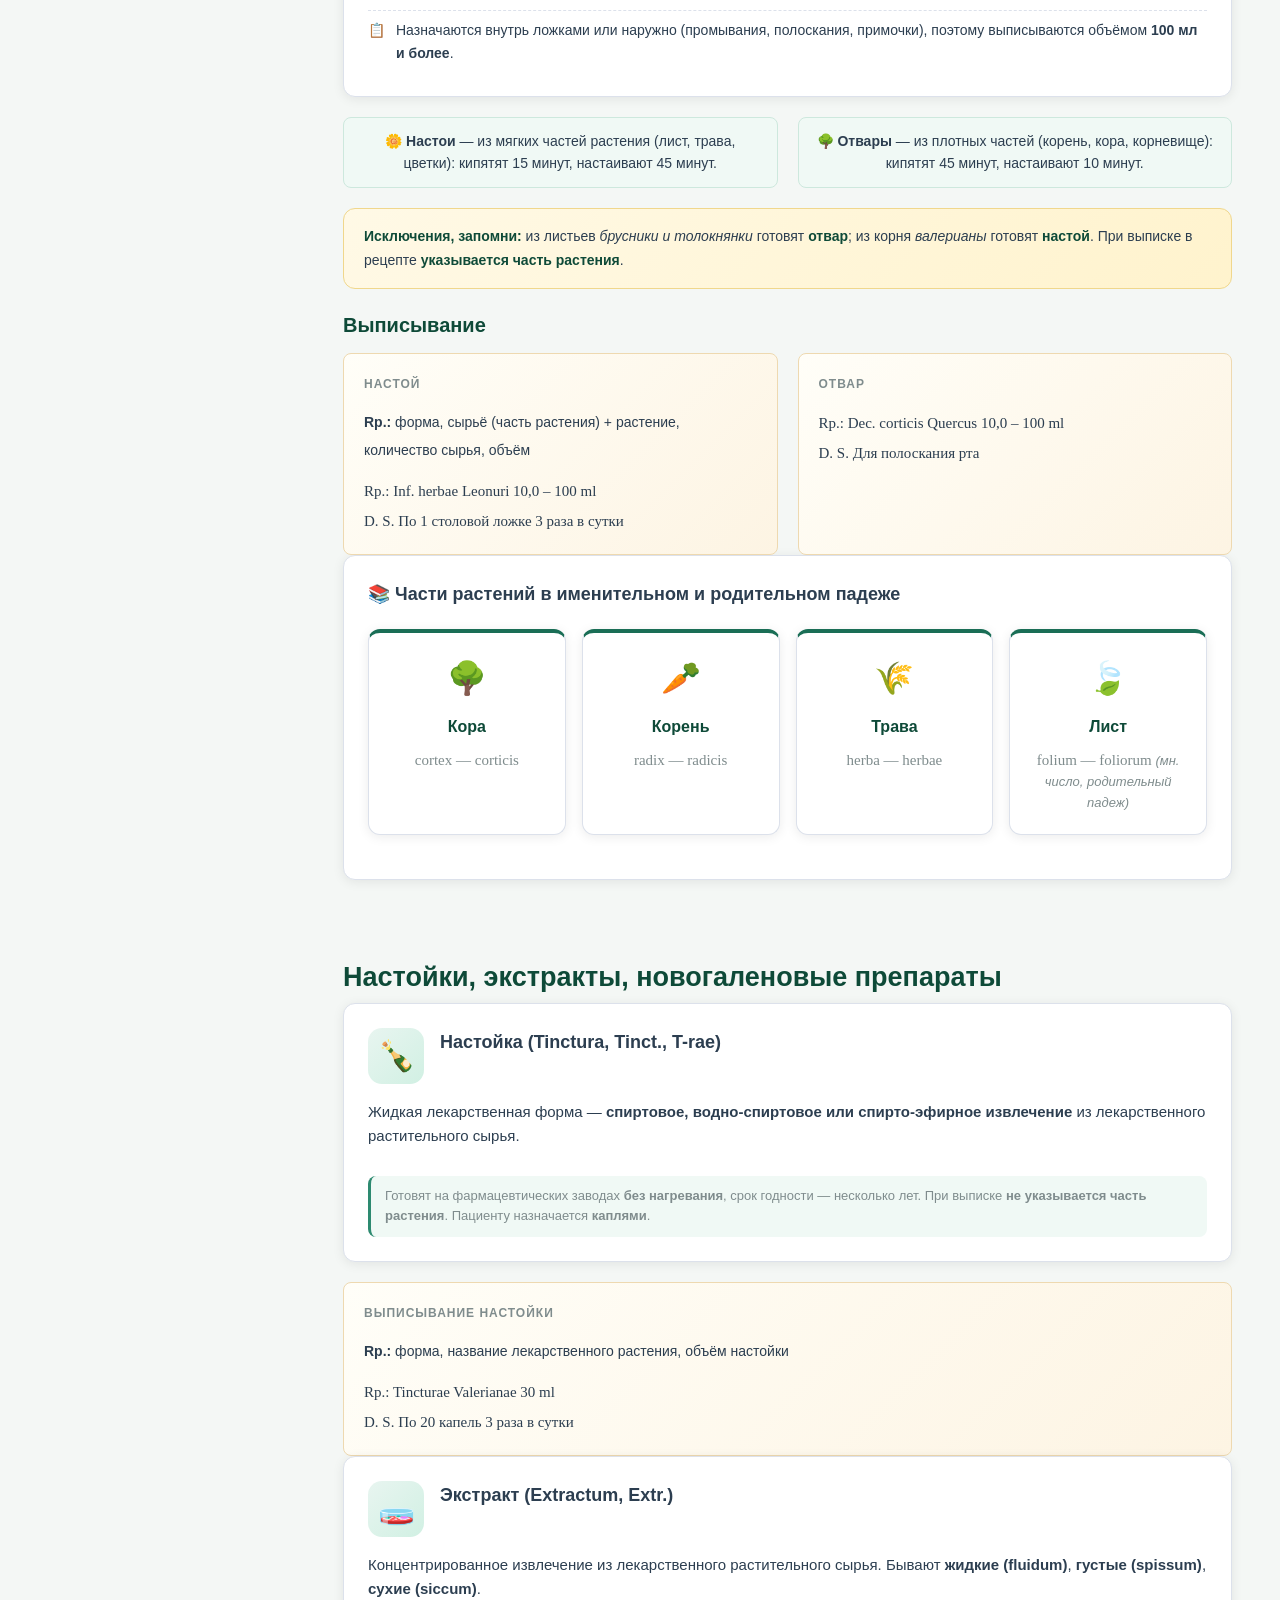
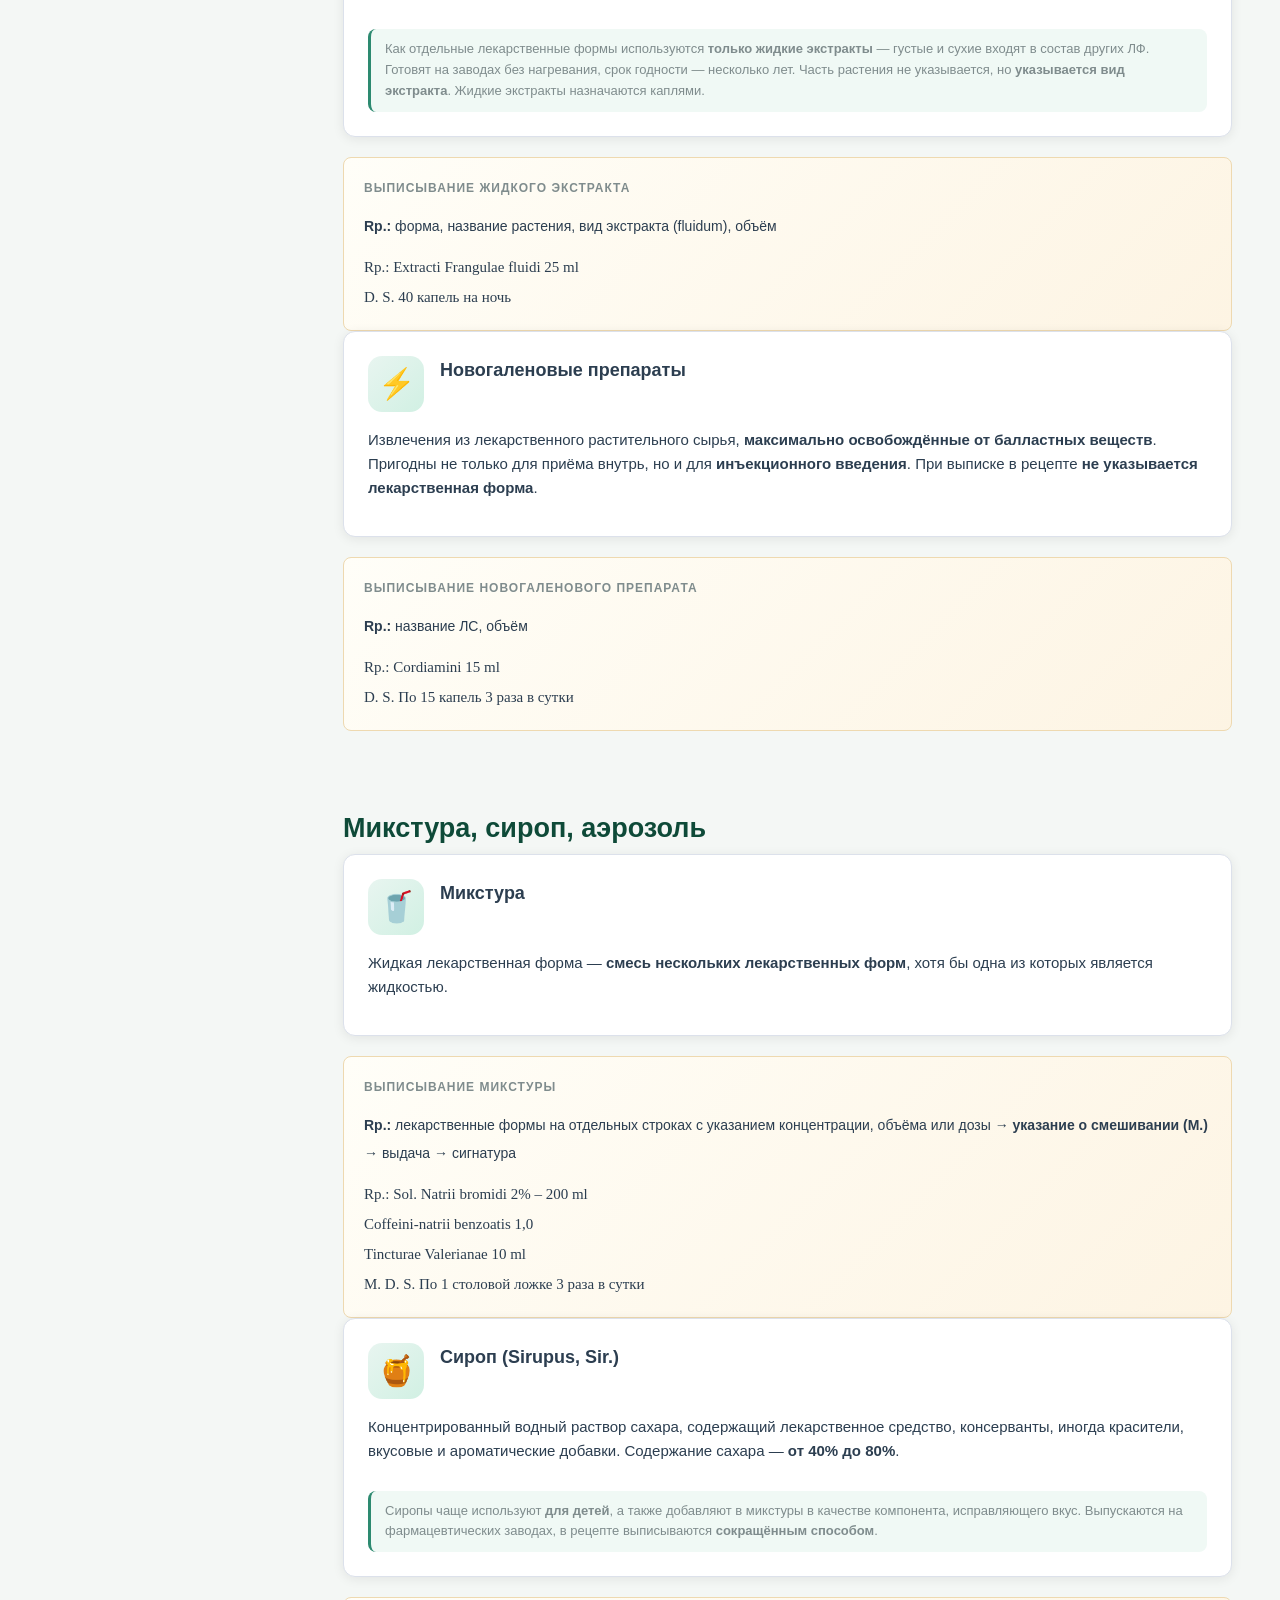
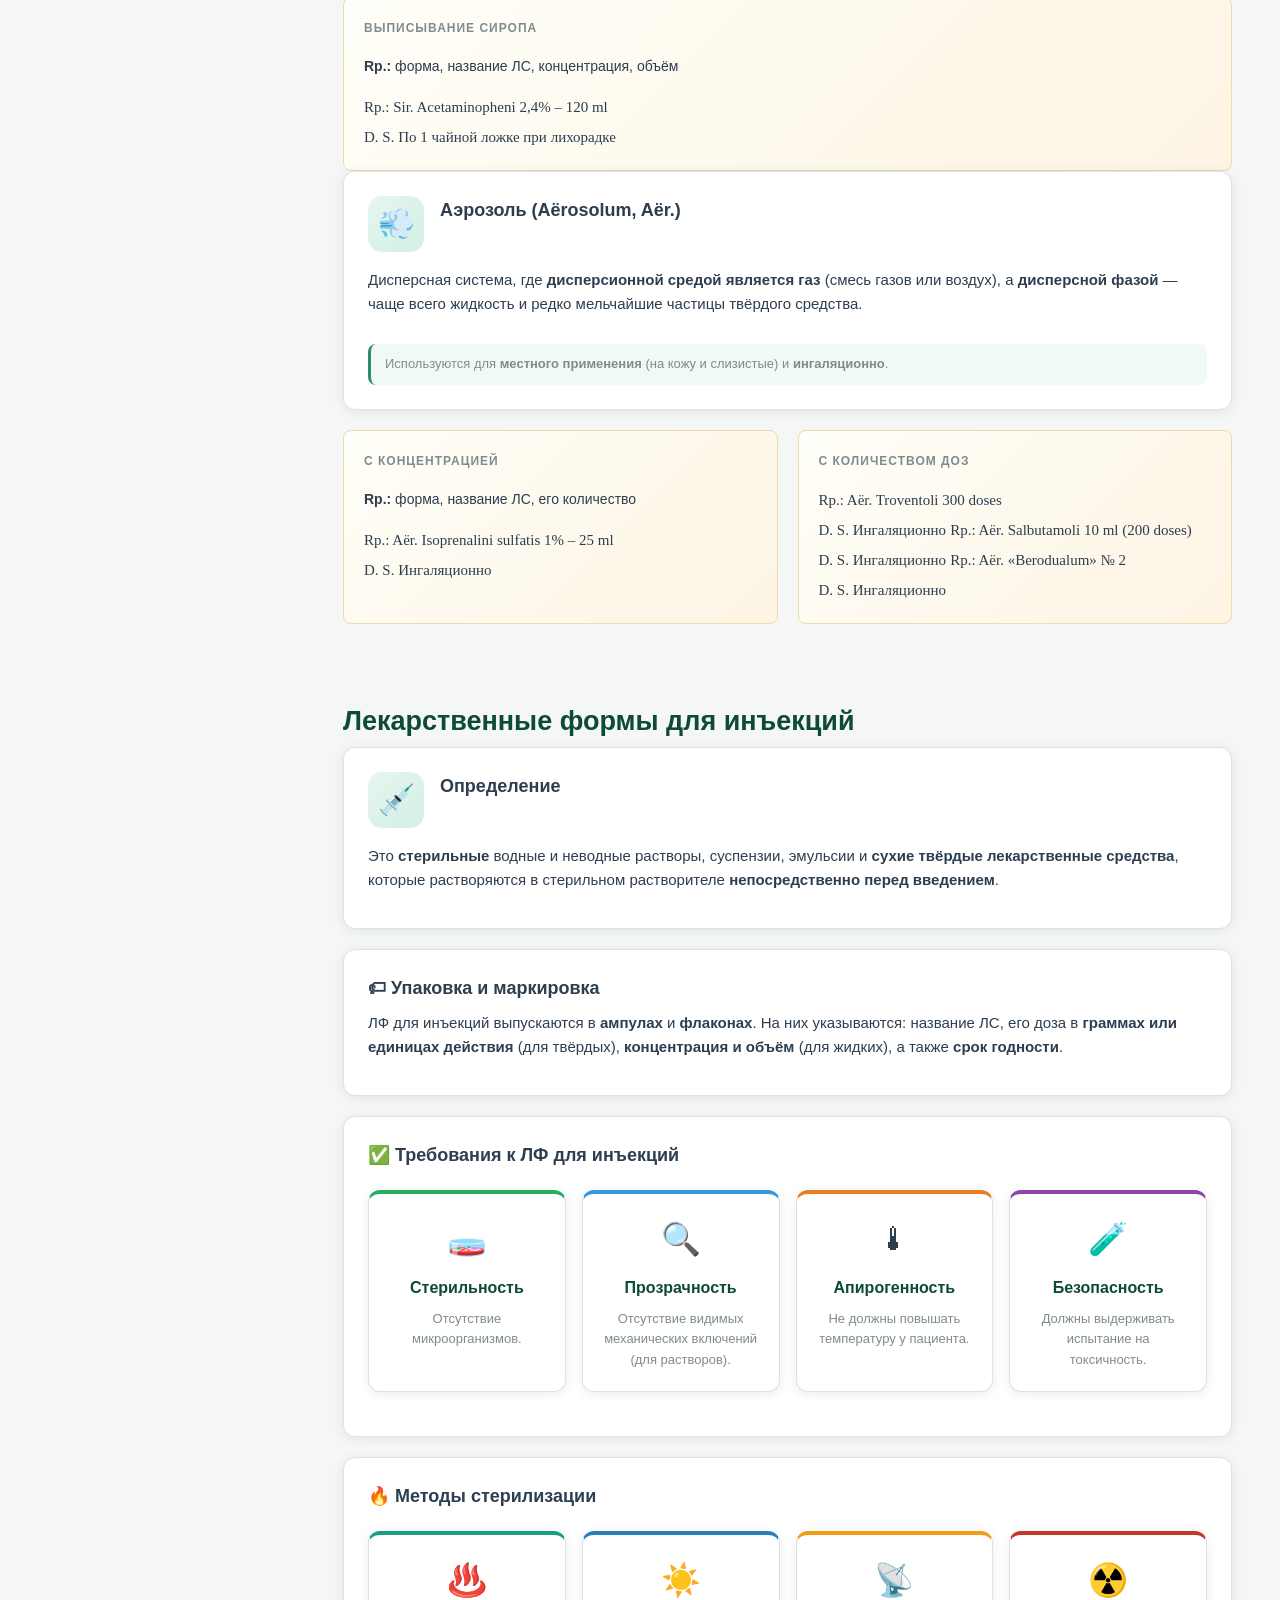
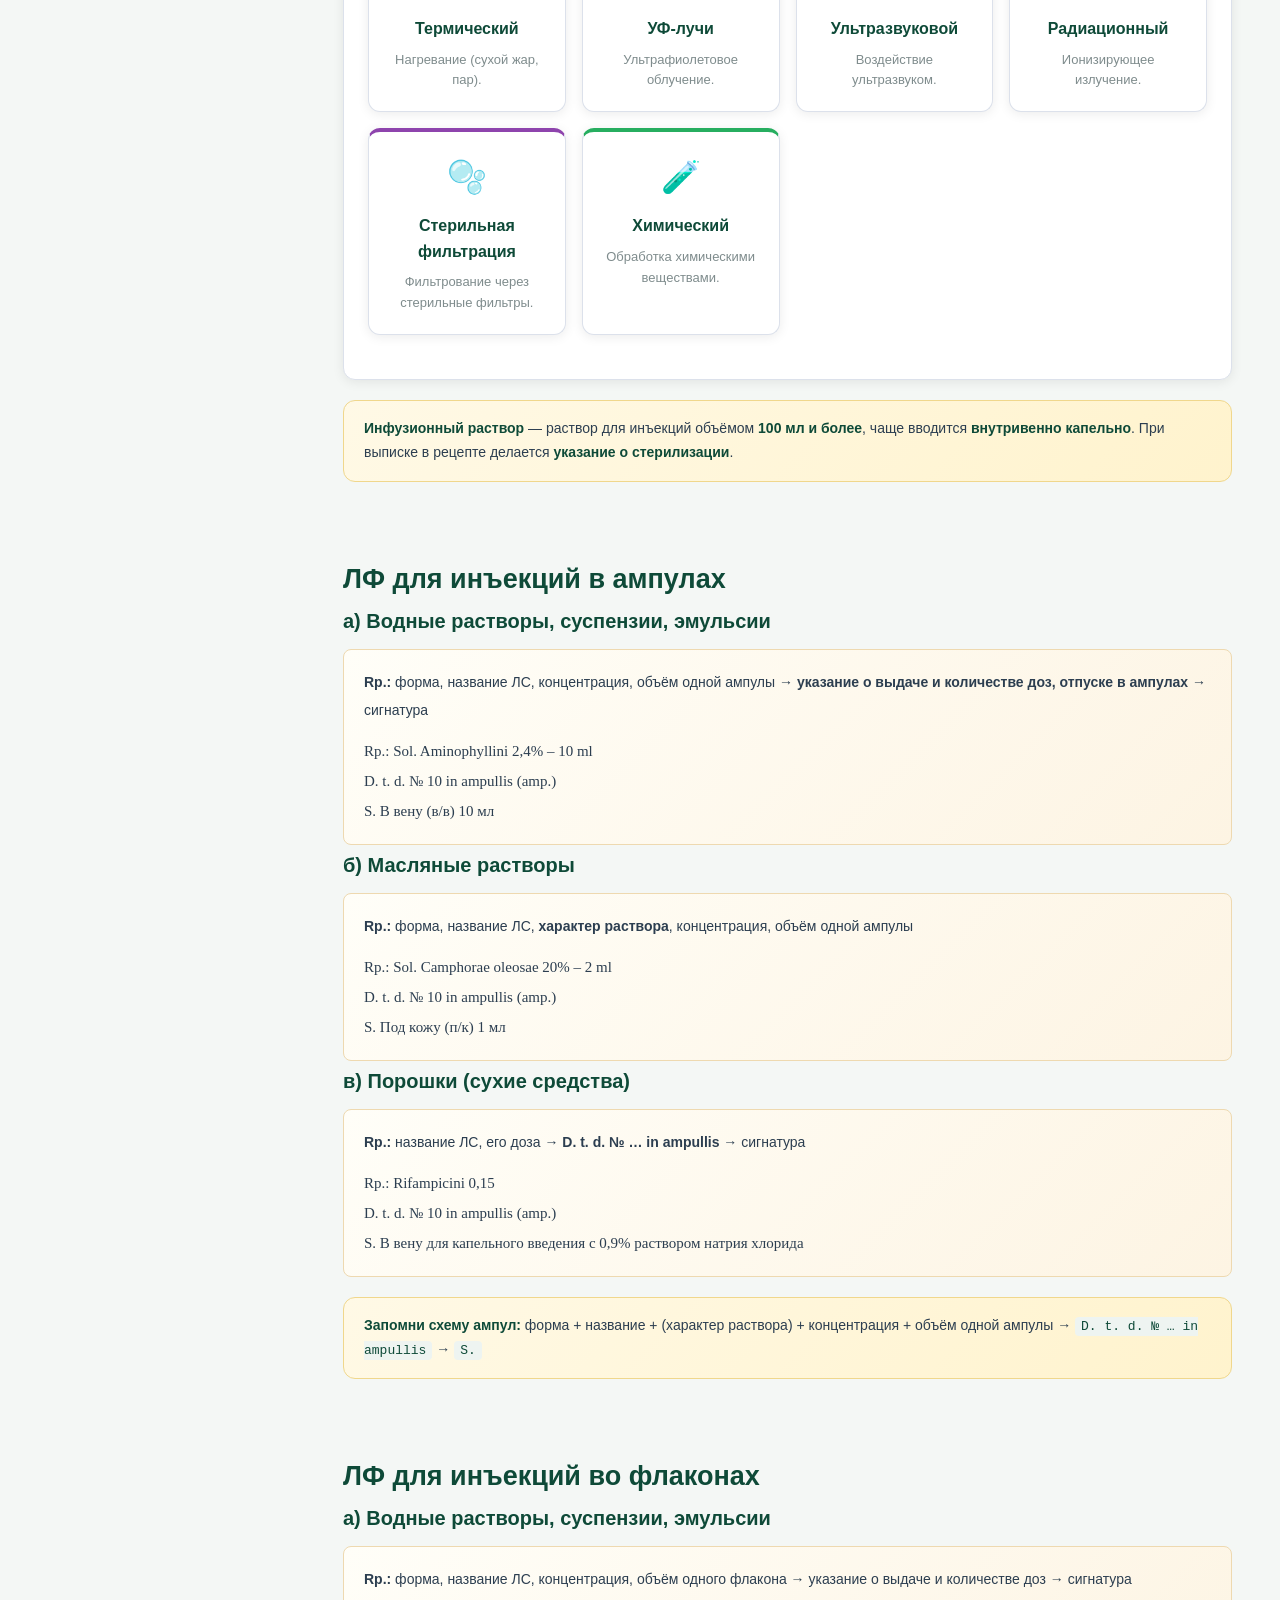
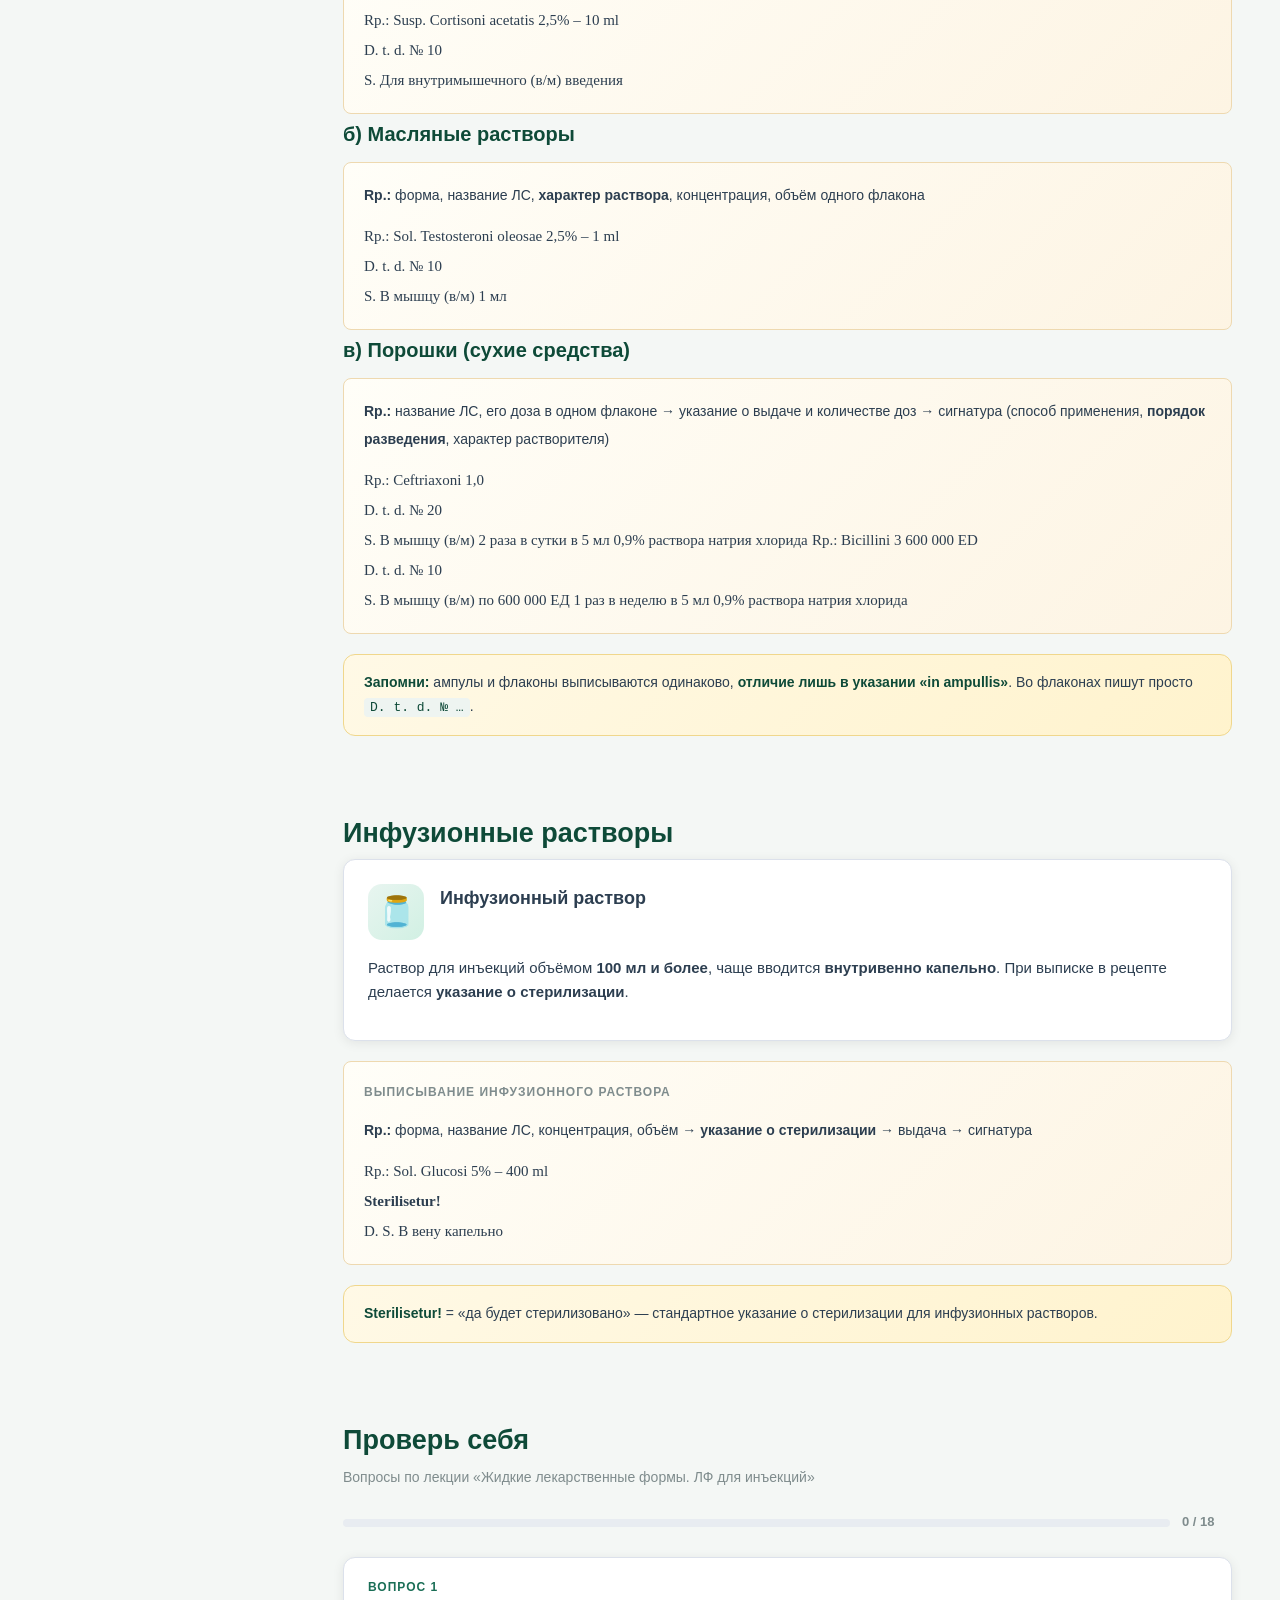
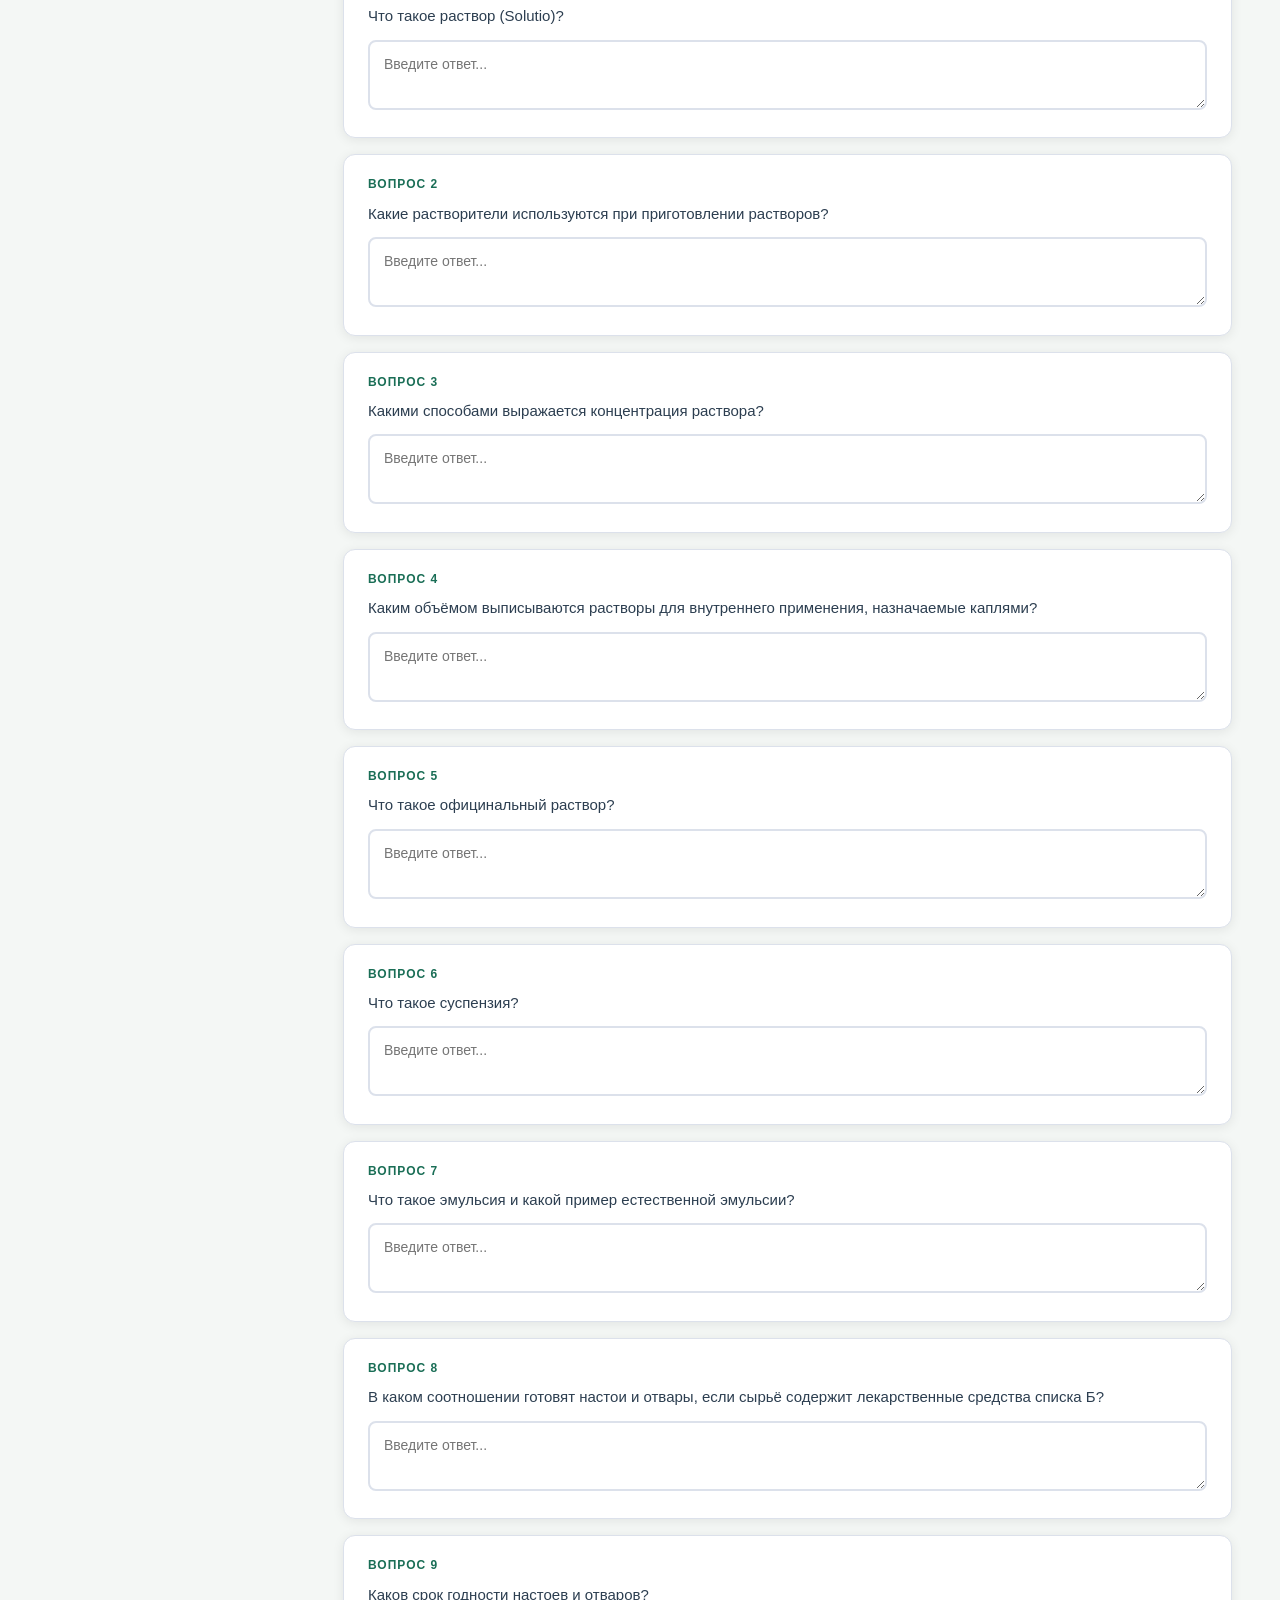
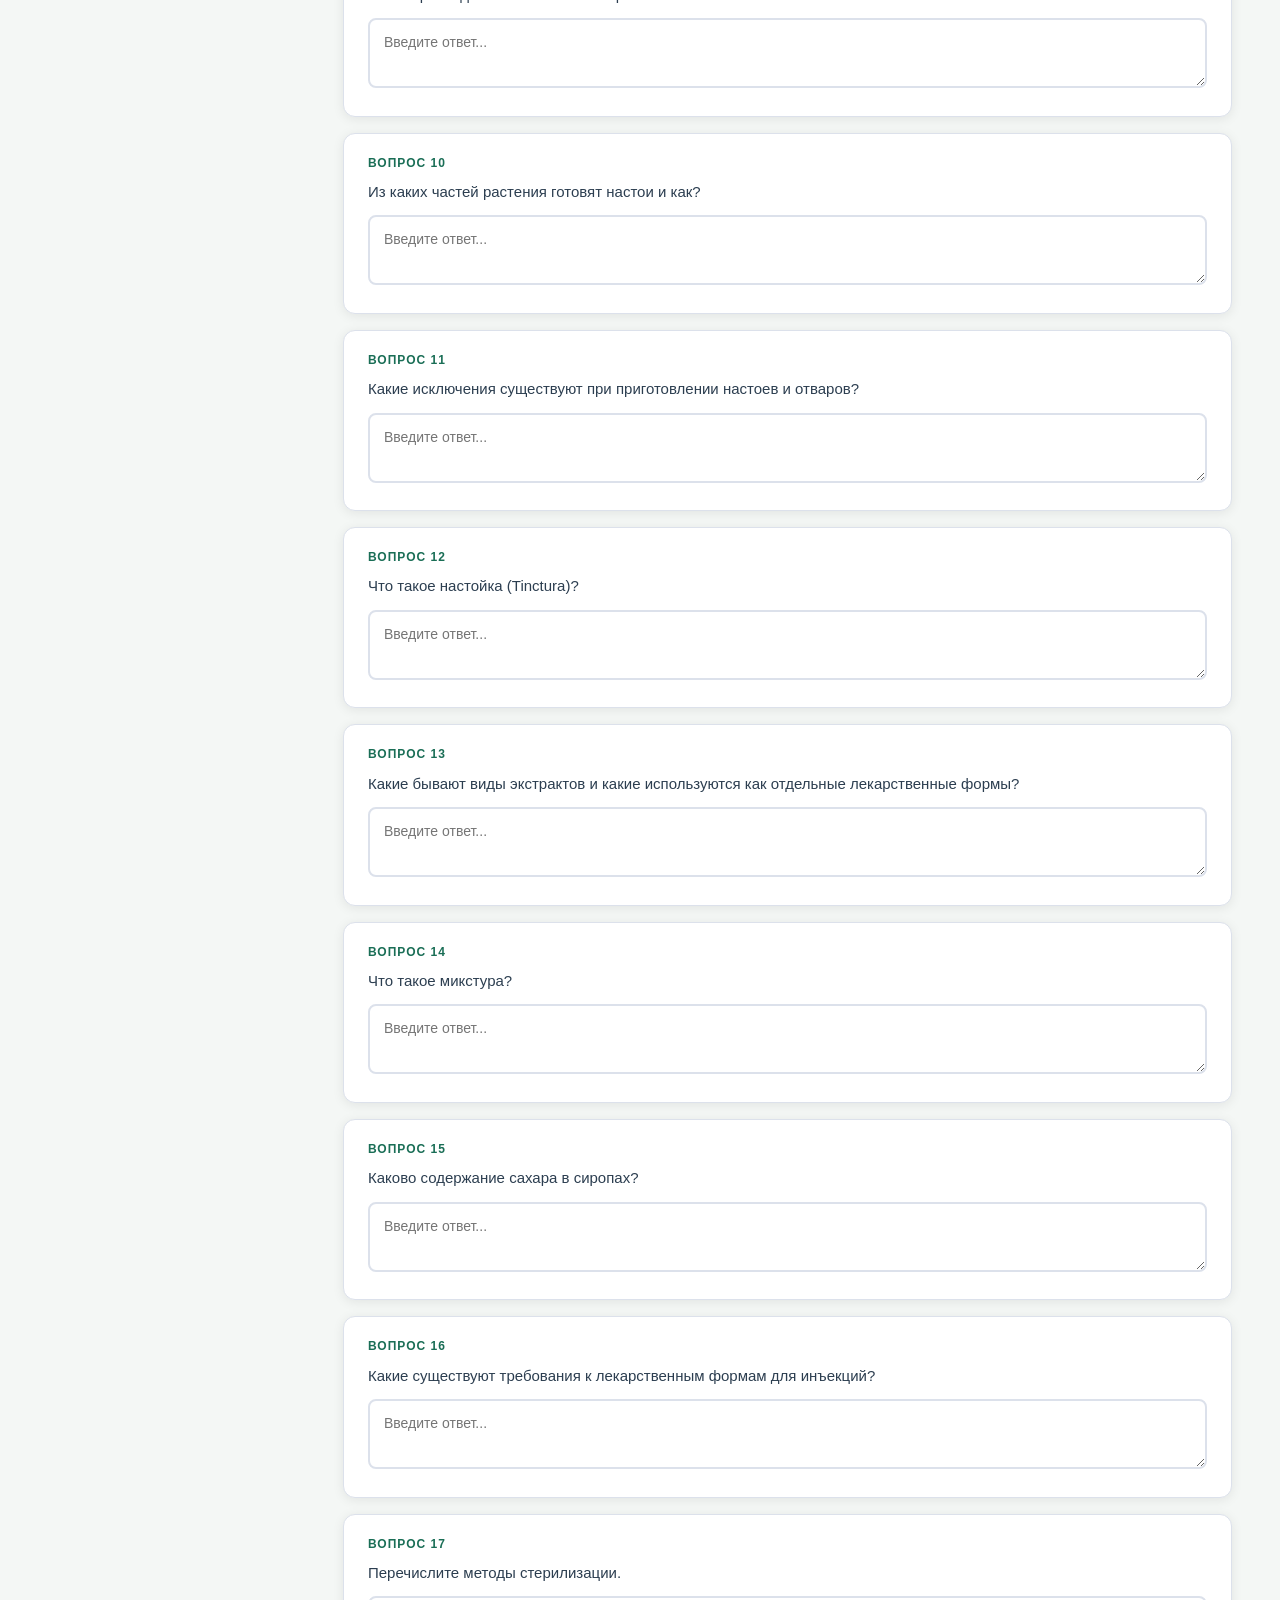
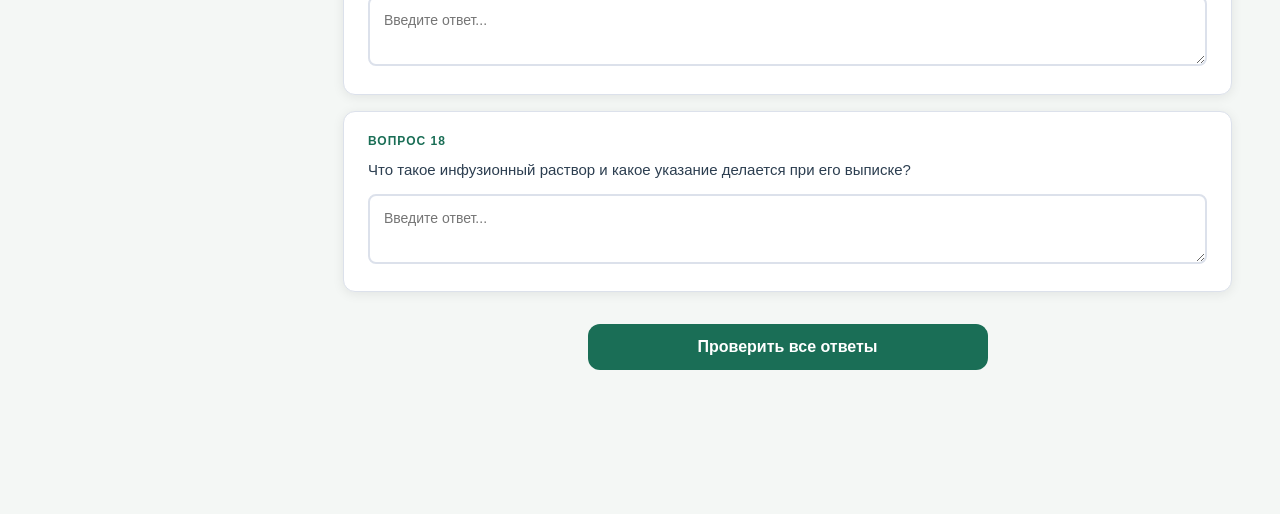
<file: PharmacologyApp/lecture-3.html>
<!DOCTYPE html>
<html lang="ru">
<head>
    <meta charset="UTF-8">
    <meta name="viewport" content="width=device-width, initial-scale=1.0">
    <title>Фармакология — Лекция 3: Жидкие лекарственные формы. ЛФ для инъекций</title>
    <link rel="stylesheet" href="style.css">
    <style>
        .back-to-topics {
            display: block; color: rgba(255,255,255,0.75); text-decoration: none;
            font-size: 12px; padding: 12px 20px 0; transition: color 0.2s;
        }
        .back-to-topics:hover { color: white; }
        .sub-h2 { font-size: 20px; font-weight: 700; color: var(--primary-dark); margin-bottom: 12px; margin-top: 4px; }
        .example-col { min-height: 0; }
    </style>
</head>
<body>

<nav id="sidebar">
    <a href="topics.html" class="back-to-topics">← К выбору лекции</a>
    <div class="sidebar-header">
        <div class="logo-icon">💊</div>
        <h2>Фармакология</h2>
        <p class="subtitle">Лекция 3: Жидкие ЛФ и ЛФ для инъекций</p>
    </div>
    <ul>
        <li><a href="#solutio" class="active" onclick="scrollToSection('solutio', this)">1. Растворы</a></li>
        <li><a href="#susp-emulsio" onclick="scrollToSection('susp-emulsio', this)">2. Суспензия и эмульсия</a></li>
        <li><a href="#infusum" onclick="scrollToSection('infusum', this)">3. Настои и отвары</a></li>
        <li><a href="#tinctura" onclick="scrollToSection('tinctura', this)">4. Настойки и экстракты</a></li>
        <li><a href="#other-liquid" onclick="scrollToSection('other-liquid', this)">5. Микстура, сироп, аэрозоль</a></li>
        <li><a href="#injections" onclick="scrollToSection('injections', this)">6. Формы для инъекций</a></li>
        <li><a href="#in-ampulla" onclick="scrollToSection('in-ampulla', this)">7. В ампулах</a></li>
        <li><a href="#in-flacon" onclick="scrollToSection('in-flacon', this)">8. Во флаконах</a></li>
        <li><a href="#infusion" onclick="scrollToSection('infusion', this)">9. Инфузионные растворы</a></li>
        <li><a href="#quiz" onclick="scrollToSection('quiz', this)">10. Проверь себя</a></li>
    </ul>
    <div class="sidebar-footer">
        <p>Слуцкий медицинский колледж</p>
        <p>Лечебное дело — 2 курс</p>
    </div>
</nav>

<main id="content">

    <!-- ===== SECTION 1: SOLUTIO ===== -->
    <section id="solutio" class="section">
        <h1>Раствор (Solutio, Sol.)</h1>
        <div class="card definition-card">
            <div class="card-icon">💧</div>
            <h3>Раствор</h3>
            <p>Жидкая лекарственная форма, получаемая путём <strong>растворения лекарственных средств в растворителе</strong>. Предназначен для <strong>внутреннего, наружного и инъекционного</strong> применения.</p>
        </div>

        <div class="card">
            <h3>🧴 Растворители</h3>
            <div class="two-col">
                <div class="info-chip">Вода очищенная (дистиллированная)</div>
                <div class="info-chip">Спирт этиловый</div>
                <div class="info-chip">Растительные и минеральные масла</div>
                <div class="info-chip">Редко: глицерин, эфир, хлороформ</div>
            </div>
        </div>

        <div class="card">
            <h3>📐 Способы выражения концентрации</h3>
            <ul class="reg-list">
                <li><strong>Отношение массы к объёму</strong> — <span class="rx-font">4,0 – 200 ml</span></li>
                <li><strong>В процентах</strong> — <span class="rx-font">2% – 200 ml</span></li>
                <li><strong>В соотношении</strong> — <span class="rx-font">1 : 500 – 400 ml</span></li>
            </ul>
            <div class="mnemonic">Ложкой назначают внутренние растворы объёмом 100 мл и более, каплями — 5–20 мл.</div>
        </div>

        <div class="card">
            <h3>🗂 Объёмы выписывания</h3>
            <div class="two-col">
                <div class="info-chip">Для внутреннего применения: ложками (100 мл и более) или каплями (5–20 мл)</div>
                <div class="info-chip">Для наружного: примочки, промывания, полоскания (100 мл и более)</div>
                <div class="info-chip">Глазные, ушные капли и капли в нос: 5–20 мл</div>
                <div class="info-chip">При спиртовых и масляных растворах указывается их вид</div>
            </div>
            <p style="margin-top:12px;">В рецепте раствор выписывается <strong>развёрнутым</strong> или <strong>сокращённым</strong> способом.</p>
            <div class="key-point">
                <strong>Официнальный раствор</strong> — это раствор, имеющий <em>постоянную концентрацию</em>, которая при выписке в рецепте <strong>не указывается</strong>.
            </div>
        </div>

        <h3 class="sub-h2">Схемы выписывания</h3>
        <div class="two-col">
            <div class="lf-example static example-col">
                <p class="example-label">а) Водный раствор</p>
                <div class="lf-schema"><p><strong>Rp.:</strong> лекарственная форма, название ЛС, концентрация, объём</p></div>
                <span class="rx-font">Rp.: Sol. Natrii bromidi 2% – 200 ml</span><br>
                <span class="rx-font">D. S. По 1 столовой ложке 3 раза в сутки</span>
            </div>
            <div class="lf-example static example-col">
                <p class="example-label">б) Спиртовой (spirituosa) и масляный (oleosa)</p>
                <div class="lf-schema"><p><strong>Rp.:</strong> лекарственная форма, название ЛС, <strong>характер раствора</strong>, концентрация, объём</p></div>
                <span class="rx-font">Rp.: Sol. Acidi borici spirituosae 3% – 10 ml</span><br>
                <span class="rx-font">D. S. Ушные капли</span>
                <span class="rx-font">Rp.: Sol. Camphorae oleosae 10% – 50 ml</span><br>
                <span class="rx-font">D. S. Для растираний</span>
            </div>
            <div class="lf-example static example-col">
                <p class="example-label">в) Официнальный раствор</p>
                <div class="lf-schema"><p><strong>Rp.:</strong> лекарственная форма, название ЛС, объём</p></div>
                <span class="rx-font">Rp.: Sol. Hydrogenii peroxydi 500 ml</span><br>
                <span class="rx-font">D. S. Для промывания ран</span>
            </div>
        </div>
    </section>

    <!-- ===== SECTION 2: SUSPENSION & EMULSION ===== -->
    <section id="susp-emulsio" class="section">
        <h1>Суспензия и эмульсия</h1>

        <div class="card definition-card">
            <div class="card-icon">🌫</div>
            <h3>Суспензия (Suspensio, Susp.)</h3>
            <p>Жидкая лекарственная форма, представляющая собой <strong>взвесь частиц твёрдых лекарственных средств в жидкости</strong>. Всегда имеет осадок, перед применением суспензию нужно <strong>взбалтывать</strong>. Назначается внутрь, наружно или внутримышечно.</p>
        </div>

        <div class="lf-example static">
            <p class="example-label">Выписывание суспензии</p>
            <div class="lf-schema"><p><strong>Rp.:</strong> лекарственная форма, название ЛС, концентрация, объём → указание о выдаче → сигнатура</p></div>
            <span class="rx-font">Rp.: Susp. Dexamethasoni 0,1% – 10 ml</span><br>
            <span class="rx-font">D. S. Глазные капли</span>
        </div>

        <div class="card definition-card">
            <div class="card-icon">🥛</div>
            <h3>Эмульсия (Emulsum)</h3>
            <p>Однородная по внешнему виду жидкая лекарственная форма, состоящая из <strong>двух взаимонерастворимых жидкостей</strong> (масла и воды). Для приготовления применяются <strong>эмульгаторы</strong> — вещества, способствующие распределению масла в воде или воды в масле. Пример естественной эмульсии — <strong>молоко</strong>. Все эмульсии <strong>белого цвета</strong> и выглядят как молоко.</p>
            <div class="etymology">Применяются: внутрь, наружно и в/м; для <strong>парентерального питания</strong> — в/в капельно; для <strong>наркоза</strong> — в/в.</div>
        </div>

        <div class="lf-example static">
            <p class="example-label">Выписывание эмульсии</p>
            <div class="lf-schema"><p><strong>Rp.:</strong> лекарственная форма, название ЛС, его количество, <strong>общий объём эмульсии</strong> → выдача → сигнатура</p></div>
            <span class="rx-font">Rp.: Emulsi olei Ricini 20 ml – 100 ml</span><br>
            <span class="rx-font">D. S. На приём</span>
        </div>
    </section>

    <!-- ===== SECTION 3: INFUSUM & DECOCTUM ===== -->
    <section id="infusum" class="section">
        <h1>Настои и отвары</h1>

        <div class="card definition-card">
            <div class="card-icon">🌿</div>
            <h3>Настой (Infusum, Inf.) и отвар (Decoctum, Dec.)</h3>
            <p>Жидкие лекарственные формы, представляющие собой <strong>водные извлечения из лекарственного растительного сырья</strong>.</p>
        </div>

        <div class="card">
            <h3>⚗️ Как готовят</h3>
            <ul class="reg-list">
                <li>Готовят при нагревании <strong>на водяной бане до 100 °C</strong> — в аптеке или домашних условиях.</li>
                <li>Срок годности — <strong>не более 3 суток</strong>.</li>
                <li>Соотношение сырья и воды — <strong>1 : 10</strong>; если сырьё содержит ЛС списка Б — <strong>1 : 400</strong>.</li>
                <li>Назначаются внутрь ложками или наружно (промывания, полоскания, примочки), поэтому выписываются объёмом <strong>100 мл и более</strong>.</li>
            </ul>
        </div>

        <div class="two-col">
            <div class="info-chip">🌼 <strong>Настои</strong> — из мягких частей растения (лист, трава, цветки): кипятят 15 минут, настаивают 45 минут.</div>
            <div class="info-chip">🌳 <strong>Отвары</strong> — из плотных частей (корень, кора, корневище): кипятят 45 минут, настаивают 10 минут.</div>
        </div>

        <div class="key-point">
            <strong>Исключения, запомни:</strong> из листьев <em>брусники и толокнянки</em> готовят <strong>отвар</strong>; из корня <em>валерианы</em> готовят <strong>настой</strong>. При выписке в рецепте <strong>указывается часть растения</strong>.
        </div>

        <h3 class="sub-h2">Выписывание</h3>
        <div class="two-col">
            <div class="lf-example static example-col">
                <p class="example-label">Настой</p>
                <div class="lf-schema"><p><strong>Rp.:</strong> форма, сырьё (часть растения) + растение, количество сырья, объём</p></div>
                <span class="rx-font">Rp.: Inf. herbae Leonuri 10,0 – 100 ml</span><br>
                <span class="rx-font">D. S. По 1 столовой ложке 3 раза в сутки</span>
            </div>
            <div class="lf-example static example-col">
                <p class="example-label">Отвар</p>
                <span class="rx-font">Rp.: Dec. corticis Quercus 10,0 – 100 ml</span><br>
                <span class="rx-font">D. S. Для полоскания рта</span>
            </div>
        </div>

        <div class="card">
            <h3>📚 Части растений в именительном и родительном падеже</h3>
            <div class="groups-grid">
                <div class="group-card" style="--gc:#1a6e56;">
                    <div class="group-icon">🌳</div>
                    <h3>Кора</h3>
                    <p><span class="rx-font">cortex — corticis</span></p>
                </div>
                <div class="group-card" style="--gc:#1a6e56;">
                    <div class="group-icon">🥕</div>
                    <h3>Корень</h3>
                    <p><span class="rx-font">radix — radicis</span></p>
                </div>
                <div class="group-card" style="--gc:#1a6e56;">
                    <div class="group-icon">🌾</div>
                    <h3>Трава</h3>
                    <p><span class="rx-font">herba — herbae</span></p>
                </div>
                <div class="group-card" style="--gc:#1a6e56;">
                    <div class="group-icon">🍃</div>
                    <h3>Лист</h3>
                    <p><span class="rx-font">folium — foliorum</span> <em>(мн. число, родительный падеж)</em></p>
                </div>
            </div>
        </div>
    </section>

    <!-- ===== SECTION 4: TINCTURA & EXTRACTUM ===== -->
    <section id="tinctura" class="section">
        <h1>Настойки, экстракты, новогаленовые препараты</h1>

        <div class="card definition-card">
            <div class="card-icon">🍾</div>
            <h3>Настойка (Tinctura, Tinct., T-rae)</h3>
            <p>Жидкая лекарственная форма — <strong>спиртовое, водно-спиртовое или спирто-эфирное извлечение</strong> из лекарственного растительного сырья.</p>
            <div class="etymology">Готовят на фармацевтических заводах <strong>без нагревания</strong>, срок годности — несколько лет. При выписке <strong>не указывается часть растения</strong>. Пациенту назначается <strong>каплями</strong>.</div>
        </div>

        <div class="lf-example static">
            <p class="example-label">Выписывание настойки</p>
            <div class="lf-schema"><p><strong>Rp.:</strong> форма, название лекарственного растения, объём настойки</p></div>
            <span class="rx-font">Rp.: Tincturae Valerianae 30 ml</span><br>
            <span class="rx-font">D. S. По 20 капель 3 раза в сутки</span>
        </div>

        <div class="card definition-card">
            <div class="card-icon">🧫</div>
            <h3>Экстракт (Extractum, Extr.)</h3>
            <p>Концентрированное извлечение из лекарственного растительного сырья. Бывают <strong>жидкие (fluidum)</strong>, <strong>густые (spissum)</strong>, <strong>сухие (siccum)</strong>.</p>
            <div class="etymology">Как отдельные лекарственные формы используются <strong>только жидкие экстракты</strong> — густые и сухие входят в состав других ЛФ. Готовят на заводах без нагревания, срок годности — несколько лет. Часть растения не указывается, но <strong>указывается вид экстракта</strong>. Жидкие экстракты назначаются каплями.</div>
        </div>

        <div class="lf-example static">
            <p class="example-label">Выписывание жидкого экстракта</p>
            <div class="lf-schema"><p><strong>Rp.:</strong> форма, название растения, вид экстракта (fluidum), объём</p></div>
            <span class="rx-font">Rp.: Extracti Frangulae fluidi 25 ml</span><br>
            <span class="rx-font">D. S. 40 капель на ночь</span>
        </div>

        <div class="card definition-card">
            <div class="card-icon">⚡</div>
            <h3>Новогаленовые препараты</h3>
            <p>Извлечения из лекарственного растительного сырья, <strong>максимально освобождённые от балластных веществ</strong>. Пригодны не только для приёма внутрь, но и для <strong>инъекционного введения</strong>. При выписке в рецепте <strong>не указывается лекарственная форма</strong>.</p>
        </div>

        <div class="lf-example static">
            <p class="example-label">Выписывание новогаленового препарата</p>
            <div class="lf-schema"><p><strong>Rp.:</strong> название ЛС, объём</p></div>
            <span class="rx-font">Rp.: Cordiamini 15 ml</span><br>
            <span class="rx-font">D. S. По 15 капель 3 раза в сутки</span>
        </div>
    </section>

    <!-- ===== SECTION 5: OTHER LIQUID FORMS ===== -->
    <section id="other-liquid" class="section">
        <h1>Микстура, сироп, аэрозоль</h1>

        <div class="card definition-card">
            <div class="card-icon">🥤</div>
            <h3>Микстура</h3>
            <p>Жидкая лекарственная форма — <strong>смесь нескольких лекарственных форм</strong>, хотя бы одна из которых является жидкостью.</p>
        </div>

        <div class="lf-example static">
            <p class="example-label">Выписывание микстуры</p>
            <div class="lf-schema"><p><strong>Rp.:</strong> лекарственные формы на отдельных строках с указанием концентрации, объёма или дозы → <strong>указание о смешивании (M.)</strong> → выдача → сигнатура</p></div>
            <span class="rx-font">Rp.: Sol. Natrii bromidi 2% – 200 ml</span><br>
            <span class="rx-font">Coffeini-natrii benzoatis 1,0</span><br>
            <span class="rx-font">Tincturae Valerianae 10 ml</span><br>
            <span class="rx-font">M. D. S. По 1 столовой ложке 3 раза в сутки</span>
        </div>

        <div class="card definition-card">
            <div class="card-icon">🍯</div>
            <h3>Сироп (Sirupus, Sir.)</h3>
            <p>Концентрированный водный раствор сахара, содержащий лекарственное средство, консерванты, иногда красители, вкусовые и ароматические добавки. Содержание сахара — <strong>от 40% до 80%</strong>.</p>
            <div class="etymology">Сиропы чаще используют <strong>для детей</strong>, а также добавляют в микстуры в качестве компонента, исправляющего вкус. Выпускаются на фармацевтических заводах, в рецепте выписываются <strong>сокращённым способом</strong>.</div>
        </div>

        <div class="lf-example static">
            <p class="example-label">Выписывание сиропа</p>
            <div class="lf-schema"><p><strong>Rp.:</strong> форма, название ЛС, концентрация, объём</p></div>
            <span class="rx-font">Rp.: Sir. Acetaminopheni 2,4% – 120 ml</span><br>
            <span class="rx-font">D. S. По 1 чайной ложке при лихорадке</span>
        </div>

        <div class="card definition-card">
            <div class="card-icon">💨</div>
            <h3>Аэрозоль (Aёrosolum, Aёr.)</h3>
            <p>Дисперсная система, где <strong>дисперсионной средой является газ</strong> (смесь газов или воздух), а <strong>дисперсной фазой</strong> — чаще всего жидкость и редко мельчайшие частицы твёрдого средства.</p>
            <div class="etymology">Используются для <strong>местного применения</strong> (на кожу и слизистые) и <strong>ингаляционно</strong>.</div>
        </div>

        <div class="two-col">
            <div class="lf-example static example-col">
                <p class="example-label">С концентрацией</p>
                <div class="lf-schema"><p><strong>Rp.:</strong> форма, название ЛС, его количество</p></div>
                <span class="rx-font">Rp.: Aёr. Isoprenalini sulfatis 1% – 25 ml</span><br>
                <span class="rx-font">D. S. Ингаляционно</span>
            </div>
            <div class="lf-example static example-col">
                <p class="example-label">С количеством доз</p>
                <span class="rx-font">Rp.: Aёr. Troventoli 300 doses</span><br>
                <span class="rx-font">D. S. Ингаляционно</span>
                <span class="rx-font">Rp.: Aёr. Salbutamoli 10 ml (200 doses)</span><br>
                <span class="rx-font">D. S. Ингаляционно</span>
                <span class="rx-font">Rp.: Aёr. «Berodualum» № 2</span><br>
                <span class="rx-font">D. S. Ингаляционно</span>
            </div>
        </div>
    </section>

    <!-- ===== SECTION 6: INJECTIONS (general) ===== -->
    <section id="injections" class="section">
        <h1>Лекарственные формы для инъекций</h1>

        <div class="card definition-card">
            <div class="card-icon">💉</div>
            <h3>Определение</h3>
            <p>Это <strong>стерильные</strong> водные и неводные растворы, суспензии, эмульсии и <strong>сухие твёрдые лекарственные средства</strong>, которые растворяются в стерильном растворителе <strong>непосредственно перед введением</strong>.</p>
        </div>

        <div class="card">
            <h3>🏷 Упаковка и маркировка</h3>
            <p>ЛФ для инъекций выпускаются в <strong>ампулах</strong> и <strong>флаконах</strong>. На них указываются: название ЛС, его доза в <strong>граммах или единицах действия</strong> (для твёрдых), <strong>концентрация и объём</strong> (для жидких), а также <strong>срок годности</strong>.</p>
        </div>

        <div class="card">
            <h3>✅ Требования к ЛФ для инъекций</h3>
            <div class="groups-grid">
                <div class="group-card" style="--gc:#27ae60;"><div class="group-icon">🧫</div><h3>Стерильность</h3><p>Отсутствие микроорганизмов.</p></div>
                <div class="group-card" style="--gc:#3498db;"><div class="group-icon">🔍</div><h3>Прозрачность</h3><p>Отсутствие видимых механических включений (для растворов).</p></div>
                <div class="group-card" style="--gc:#e67e22;"><div class="group-icon">🌡</div><h3>Апирогенность</h3><p>Не должны повышать температуру у пациента.</p></div>
                <div class="group-card" style="--gc:#8e44ad;"><div class="group-icon">🧪</div><h3>Безопасность</h3><p>Должны выдерживать испытание на токсичность.</p></div>
            </div>
        </div>

        <div class="card">
            <h3>🔥 Методы стерилизации</h3>
            <div class="groups-grid">
                <div class="group-card" style="--gc:#16a085;"><div class="group-icon">♨️</div><h3>Термический</h3><p>Нагревание (сухой жар, пар).</p></div>
                <div class="group-card" style="--gc:#2980b9;"><div class="group-icon">☀️</div><h3>УФ-лучи</h3><p>Ультрафиолетовое облучение.</p></div>
                <div class="group-card" style="--gc:#f39c12;"><div class="group-icon">📡</div><h3>Ультразвуковой</h3><p>Воздействие ультразвуком.</p></div>
                <div class="group-card" style="--gc:#c0392b;"><div class="group-icon">☢️</div><h3>Радиационный</h3><p>Ионизирующее излучение.</p></div>
                <div class="group-card" style="--gc:#8e44ad;"><div class="group-icon">🫧</div><h3>Стерильная фильтрация</h3><p>Фильтрование через стерильные фильтры.</p></div>
                <div class="group-card" style="--gc:#27ae60;"><div class="group-icon">🧪</div><h3>Химический</h3><p>Обработка химическими веществами.</p></div>
            </div>
        </div>

        <div class="key-point">
            <strong>Инфузионный раствор</strong> — раствор для инъекций объёмом <strong>100 мл и более</strong>, чаще вводится <strong>внутривенно капельно</strong>. При выписке в рецепте делается <strong>указание о стерилизации</strong>.
        </div>
    </section>

    <!-- ===== SECTION 7: IN AMPULLIS ===== -->
    <section id="in-ampulla" class="section">
        <h1>ЛФ для инъекций в ампулах</h1>

        <h3 class="sub-h2">а) Водные растворы, суспензии, эмульсии</h3>
        <div class="lf-example static">
            <div class="lf-schema"><p><strong>Rp.:</strong> форма, название ЛС, концентрация, объём одной ампулы → <strong>указание о выдаче и количестве доз, отпуске в ампулах</strong> → сигнатура</p></div>
            <span class="rx-font">Rp.: Sol. Aminophyllini 2,4% – 10 ml</span><br>
            <span class="rx-font">D. t. d. № 10 in ampullis (amp.)</span><br>
            <span class="rx-font">S. В вену (в/в) 10 мл</span>
        </div>

        <h3 class="sub-h2">б) Масляные растворы</h3>
        <div class="lf-example static">
            <div class="lf-schema"><p><strong>Rp.:</strong> форма, название ЛС, <strong>характер раствора</strong>, концентрация, объём одной ампулы</p></div>
            <span class="rx-font">Rp.: Sol. Camphorae oleosae 20% – 2 ml</span><br>
            <span class="rx-font">D. t. d. № 10 in ampullis (amp.)</span><br>
            <span class="rx-font">S. Под кожу (п/к) 1 мл</span>
        </div>

        <h3 class="sub-h2">в) Порошки (сухие средства)</h3>
        <div class="lf-example static">
            <div class="lf-schema"><p><strong>Rp.:</strong> название ЛС, его доза → <strong>D. t. d. № … in ampullis</strong> → сигнатура</p></div>
            <span class="rx-font">Rp.: Rifampicini 0,15</span><br>
            <span class="rx-font">D. t. d. № 10 in ampullis (amp.)</span><br>
            <span class="rx-font">S. В вену для капельного введения с 0,9% раствором натрия хлорида</span>
        </div>

        <div class="key-point">
            <strong>Запомни схему ампул:</strong> форма + название + (характер раствора) + концентрация + объём одной ампулы → <code>D. t. d. № … in ampullis</code> → <code>S.</code>
        </div>
    </section>

    <!-- ===== SECTION 8: IN FLACONS ===== -->
    <section id="in-flacon" class="section">
        <h1>ЛФ для инъекций во флаконах</h1>

        <h3 class="sub-h2">а) Водные растворы, суспензии, эмульсии</h3>
        <div class="lf-example static">
            <div class="lf-schema"><p><strong>Rp.:</strong> форма, название ЛС, концентрация, объём одного флакона → указание о выдаче и количестве доз → сигнатура</p></div>
            <span class="rx-font">Rp.: Susp. Cortisoni acetatis 2,5% – 10 ml</span><br>
            <span class="rx-font">D. t. d. № 10</span><br>
            <span class="rx-font">S. Для внутримышечного (в/м) введения</span>
        </div>

        <h3 class="sub-h2">б) Масляные растворы</h3>
        <div class="lf-example static">
            <div class="lf-schema"><p><strong>Rp.:</strong> форма, название ЛС, <strong>характер раствора</strong>, концентрация, объём одного флакона</p></div>
            <span class="rx-font">Rp.: Sol. Testosteroni oleosae 2,5% – 1 ml</span><br>
            <span class="rx-font">D. t. d. № 10</span><br>
            <span class="rx-font">S. В мышцу (в/м) 1 мл</span>
        </div>

        <h3 class="sub-h2">в) Порошки (сухие средства)</h3>
        <div class="lf-example static">
            <div class="lf-schema"><p><strong>Rp.:</strong> название ЛС, его доза в одном флаконе → указание о выдаче и количестве доз → сигнатура (способ применения, <strong>порядок разведения</strong>, характер растворителя)</p></div>
            <span class="rx-font">Rp.: Ceftriaxoni 1,0</span><br>
            <span class="rx-font">D. t. d. № 20</span><br>
            <span class="rx-font">S. В мышцу (в/м) 2 раза в сутки в 5 мл 0,9% раствора натрия хлорида</span>
            <span class="rx-font">Rp.: Bicillini 3 600 000 ED</span><br>
            <span class="rx-font">D. t. d. № 10</span><br>
            <span class="rx-font">S. В мышцу (в/м) по 600 000 ЕД 1 раз в неделю в 5 мл 0,9% раствора натрия хлорида</span>
        </div>

        <div class="key-point">
            <strong>Запомни:</strong> ампулы и флаконы выписываются одинаково, <strong>отличие лишь в указании «in ampullis»</strong>. Во флаконах пишут просто <code>D. t. d. № …</code>.
        </div>
    </section>

    <!-- ===== SECTION 9: INFUSION ===== -->
    <section id="infusion" class="section">
        <h1>Инфузионные растворы</h1>

        <div class="card definition-card">
            <div class="card-icon">🫙</div>
            <h3>Инфузионный раствор</h3>
            <p>Раствор для инъекций объёмом <strong>100 мл и более</strong>, чаще вводится <strong>внутривенно капельно</strong>. При выписке в рецепте делается <strong>указание о стерилизации</strong>.</p>
        </div>

        <div class="lf-example static">
            <p class="example-label">Выписывание инфузионного раствора</p>
            <div class="lf-schema"><p><strong>Rp.:</strong> форма, название ЛС, концентрация, объём → <strong>указание о стерилизации</strong> → выдача → сигнатура</p></div>
            <span class="rx-font">Rp.: Sol. Glucosi 5% – 400 ml</span><br>
            <span class="rx-font"><strong>Sterilisetur!</strong></span><br>
            <span class="rx-font">D. S. В вену капельно</span>
        </div>

        <div class="key-point">
            <strong>Sterilisetur!</strong> = «да будет стерилизовано» — стандартное указание о стерилизации для инфузионных растворов.
        </div>
    </section>

    <!-- ===== SECTION 10: QUIZ ===== -->
    <section id="quiz" class="section">
        <h1>Проверь себя</h1>
        <p class="section-subtitle">Вопросы по лекции «Жидкие лекарственные формы. ЛФ для инъекций»</p>

        <div class="quiz-progress">
            <div class="progress-bar">
                <div class="progress-fill" id="progressFill"></div>
            </div>
            <span id="progressText">0 / 18</span>
        </div>

        <div id="quizContainer"></div>

        <div class="quiz-result" id="quizResult" style="display:none;">
            <h2 id="resultTitle"></h2>
            <p id="resultText"></p>
            <button class="btn-retry" onclick="resetQuiz()">Пройти ещё раз</button>
        </div>

        <button class="btn-check" id="btnCheck" onclick="checkAllAnswers()">Проверить все ответы</button>
    </section>

</main>

<script src="lecture-3.js"></script>
</body>
</html>
</file>
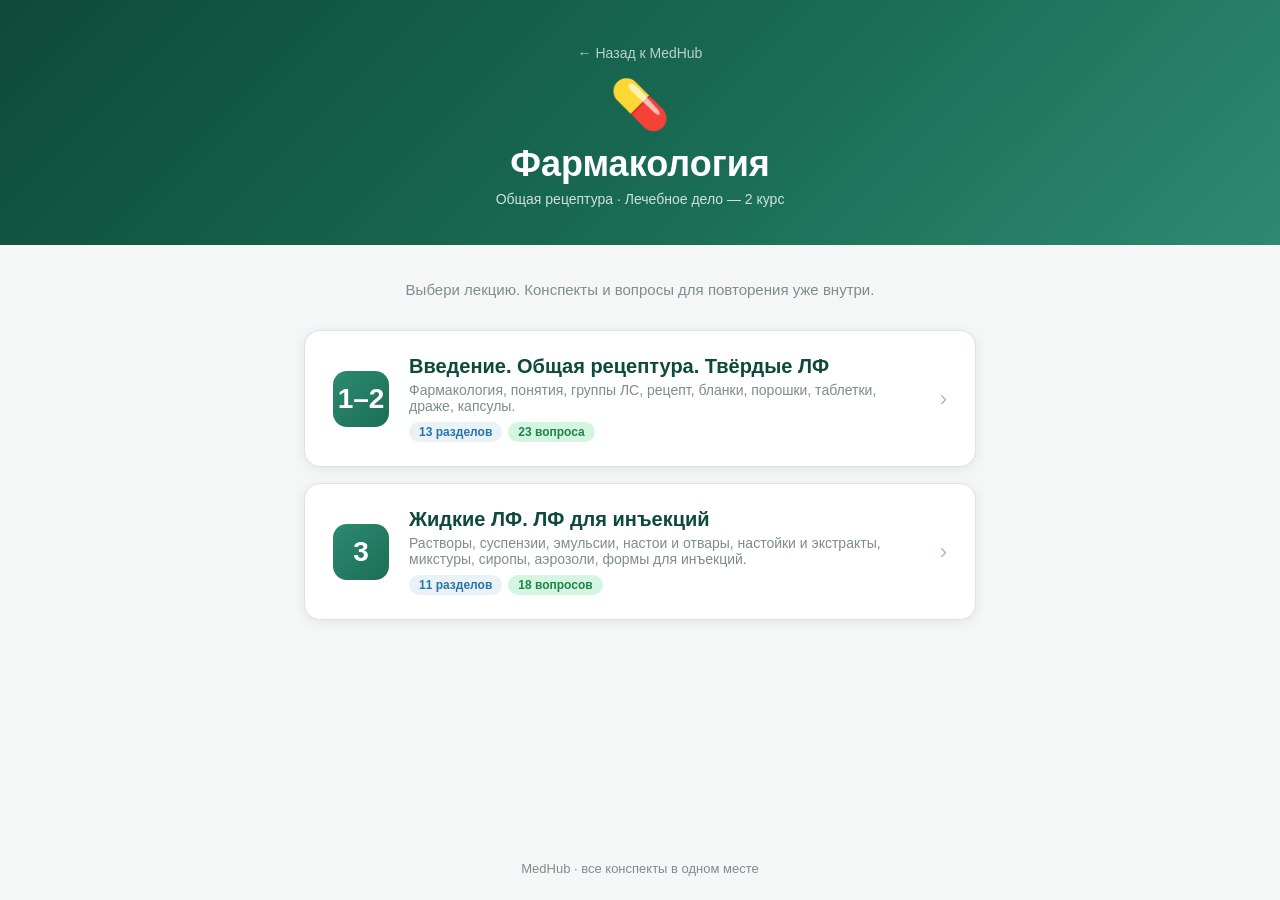
<file: PharmacologyApp/topics.html>
<!DOCTYPE html>
<html lang="ru">
<head>
    <meta charset="UTF-8">
    <meta name="viewport" content="width=device-width, initial-scale=1.0">
    <title>Фармакология — Выбор лекции</title>
    <style>
        * { margin: 0; padding: 0; box-sizing: border-box; }
        body {
            font-family: 'Segoe UI', -apple-system, BlinkMacSystemFont, Roboto, sans-serif;
            background: #f4f7f5; color: #2c3e50; min-height: 100vh;
            display: flex; flex-direction: column; align-items: center;
        }

        .topic-header {
            background: linear-gradient(135deg, #0e4a38, #1a6e56 60%, #2d8a70);
            color: white; text-align: center; padding: 44px 20px 38px; width: 100%;
        }
        .topic-header .back-link {
            display: inline-block; color: rgba(255,255,255,0.7); text-decoration: none;
            font-size: 14px; margin-bottom: 16px; transition: color 0.2s;
        }
        .topic-header .back-link:hover { color: white; }
        .topic-header .icon { font-size: 48px; margin-bottom: 10px; }
        .topic-header h1 { font-size: 36px; font-weight: 800; margin-bottom: 6px; }
        .topic-header p { font-size: 14px; opacity: 0.8; }

        .topic-main { max-width: 720px; width: 100%; padding: 36px 24px 60px; }
        .topic-subtitle { text-align: center; color: #7f8c8d; font-size: 15px; margin-bottom: 32px; }

        .lecture-list { display: flex; flex-direction: column; gap: 16px; }

        .lecture-card {
            display: flex; gap: 20px; align-items: center;
            background: white; border-radius: 16px; padding: 24px 28px;
            box-shadow: 0 2px 12px rgba(0,0,0,0.08); border: 1px solid #dce1eb;
            text-decoration: none; color: inherit;
            transition: transform 0.2s, box-shadow 0.2s;
        }
        .lecture-card:hover { transform: translateY(-3px); box-shadow: 0 6px 24px rgba(0,0,0,0.14); }

        .lecture-num {
            font-size: 28px; font-weight: 800; color: white;
            width: 56px; height: 56px; flex-shrink: 0;
            display: flex; align-items: center; justify-content: center;
            border-radius: 14px; background: linear-gradient(135deg, #2d8a70, #1a6e56);
        }

        .lecture-info { flex: 1; }
        .lecture-info h2 { font-size: 20px; font-weight: 700; color: #0e4a38; margin-bottom: 4px; }
        .lecture-info p { font-size: 14px; color: #7f8c8d; margin-bottom: 8px; }

        .lecture-tags { display: flex; flex-wrap: wrap; gap: 6px; }
        .tag {
            font-size: 12px; font-weight: 600; padding: 3px 10px;
            border-radius: 12px; background: #eaf2f8; color: #2874a6;
        }
        .tag.questions { background: #d5f5e3; color: #1e8449; }

        .lecture-arrow {
            font-size: 22px; color: #b0b8c9; transition: transform 0.2s;
        }
        .lecture-card:hover .lecture-arrow { transform: translateX(4px); color: #1a6e56; }

        .footer { text-align: center; margin-top: auto; padding: 24px; color: #7f8c8d; font-size: 13px; }
    </style>
</head>
<body>

<header class="topic-header">
    <a href="../index.html" class="back-link">← Назад к MedHub</a>
    <div class="icon">💊</div>
    <h1>Фармакология</h1>
    <p>Общая рецептура · Лечебное дело — 2 курс</p>
</header>

<main class="topic-main">
    <p class="topic-subtitle">Выбери лекцию. Конспекты и вопросы для повторения уже внутри.</p>

    <div class="lecture-list">

        <a class="lecture-card" href="index.html">
            <div class="lecture-num">1–2</div>
            <div class="lecture-info">
                <h2>Введение. Общая рецептура. Твёрдые ЛФ</h2>
                <p>Фармакология, понятия, группы ЛС, рецепт, бланки, порошки, таблетки, драже, капсулы.</p>
                <div class="lecture-tags">
                    <span class="tag">13 разделов</span>
                    <span class="tag questions">23 вопроса</span>
                </div>
            </div>
            <div class="lecture-arrow">›</div>
        </a>

        <a class="lecture-card" href="lecture-3.html">
            <div class="lecture-num">3</div>
            <div class="lecture-info">
                <h2>Жидкие ЛФ. ЛФ для инъекций</h2>
                <p>Растворы, суспензии, эмульсии, настои и отвары, настойки и экстракты, микстуры, сиропы, аэрозоли, формы для инъекций.</p>
                <div class="lecture-tags">
                    <span class="tag">11 разделов</span>
                    <span class="tag questions">18 вопросов</span>
                </div>
            </div>
            <div class="lecture-arrow">›</div>
        </a>

    </div>
</main>

<footer class="footer">
    <p>MedHub · все конспекты в одном месте</p>
</footer>

</body>
</html>
</file>
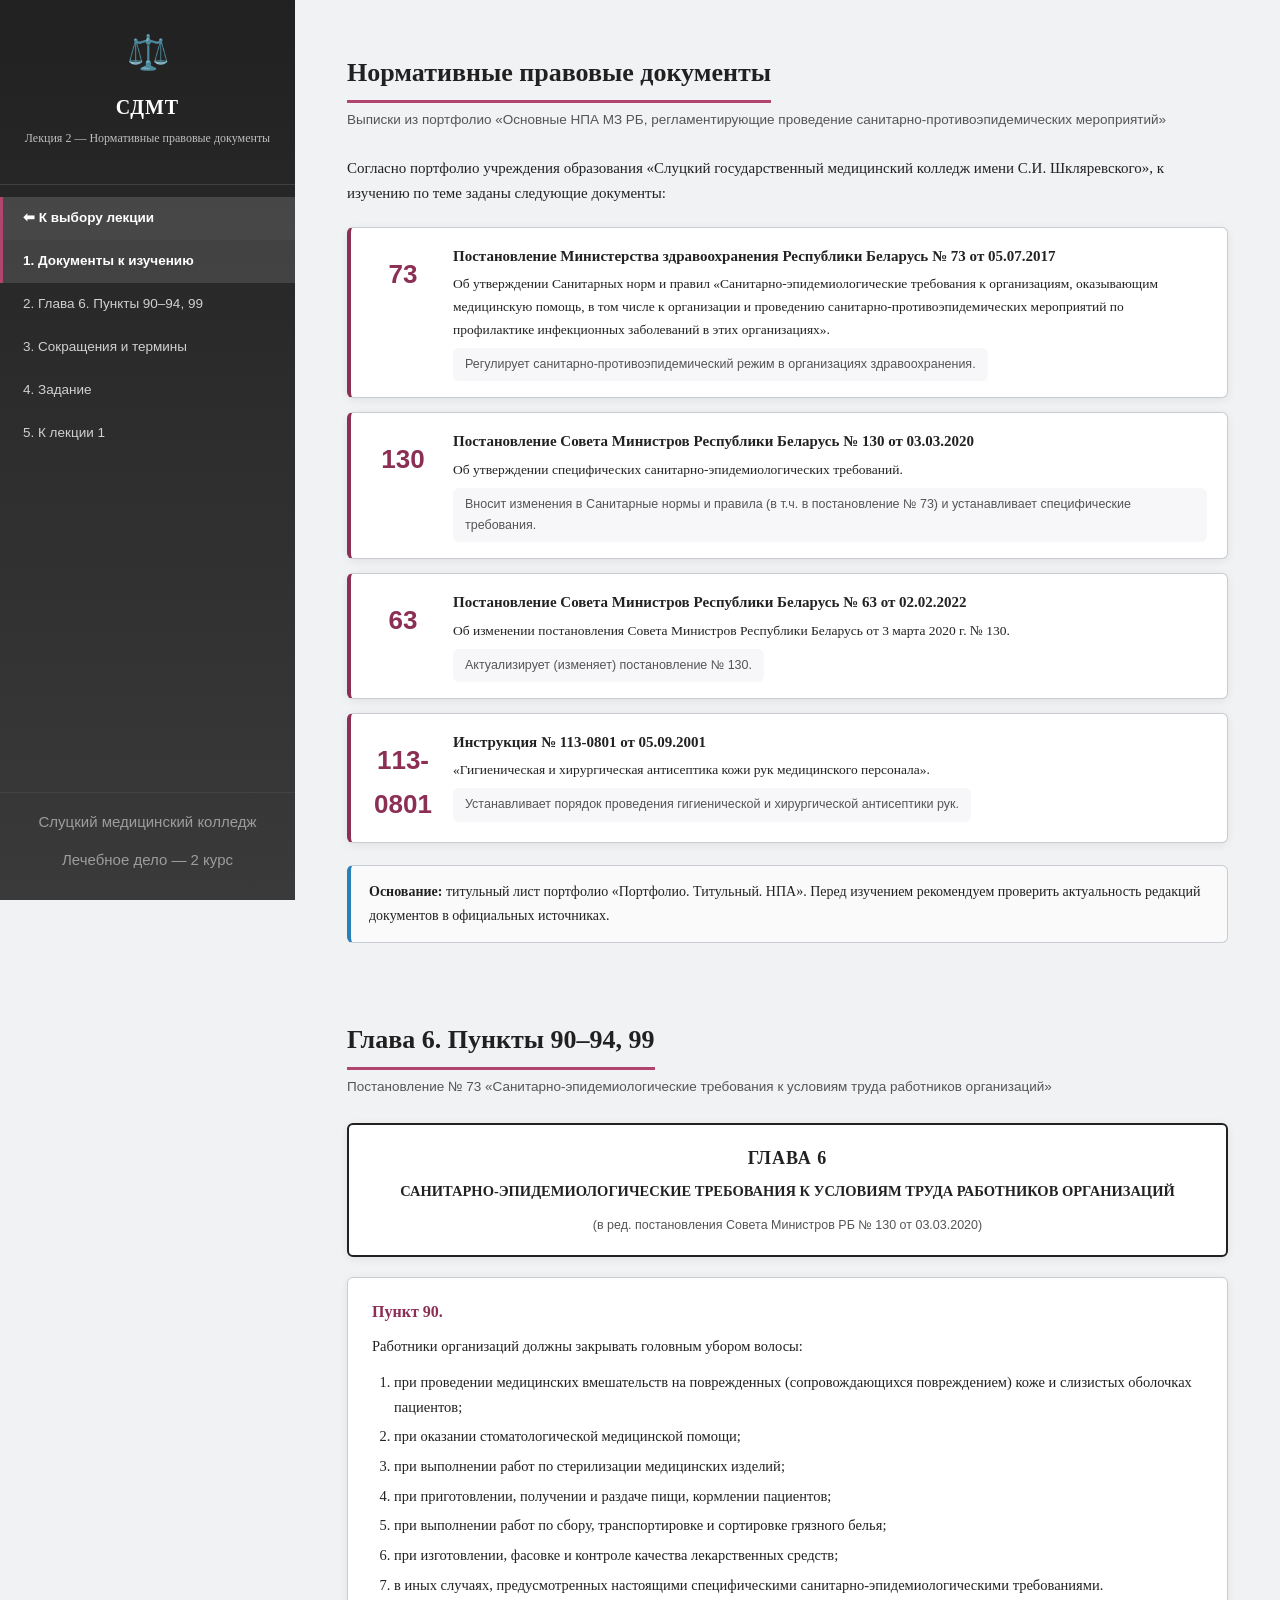
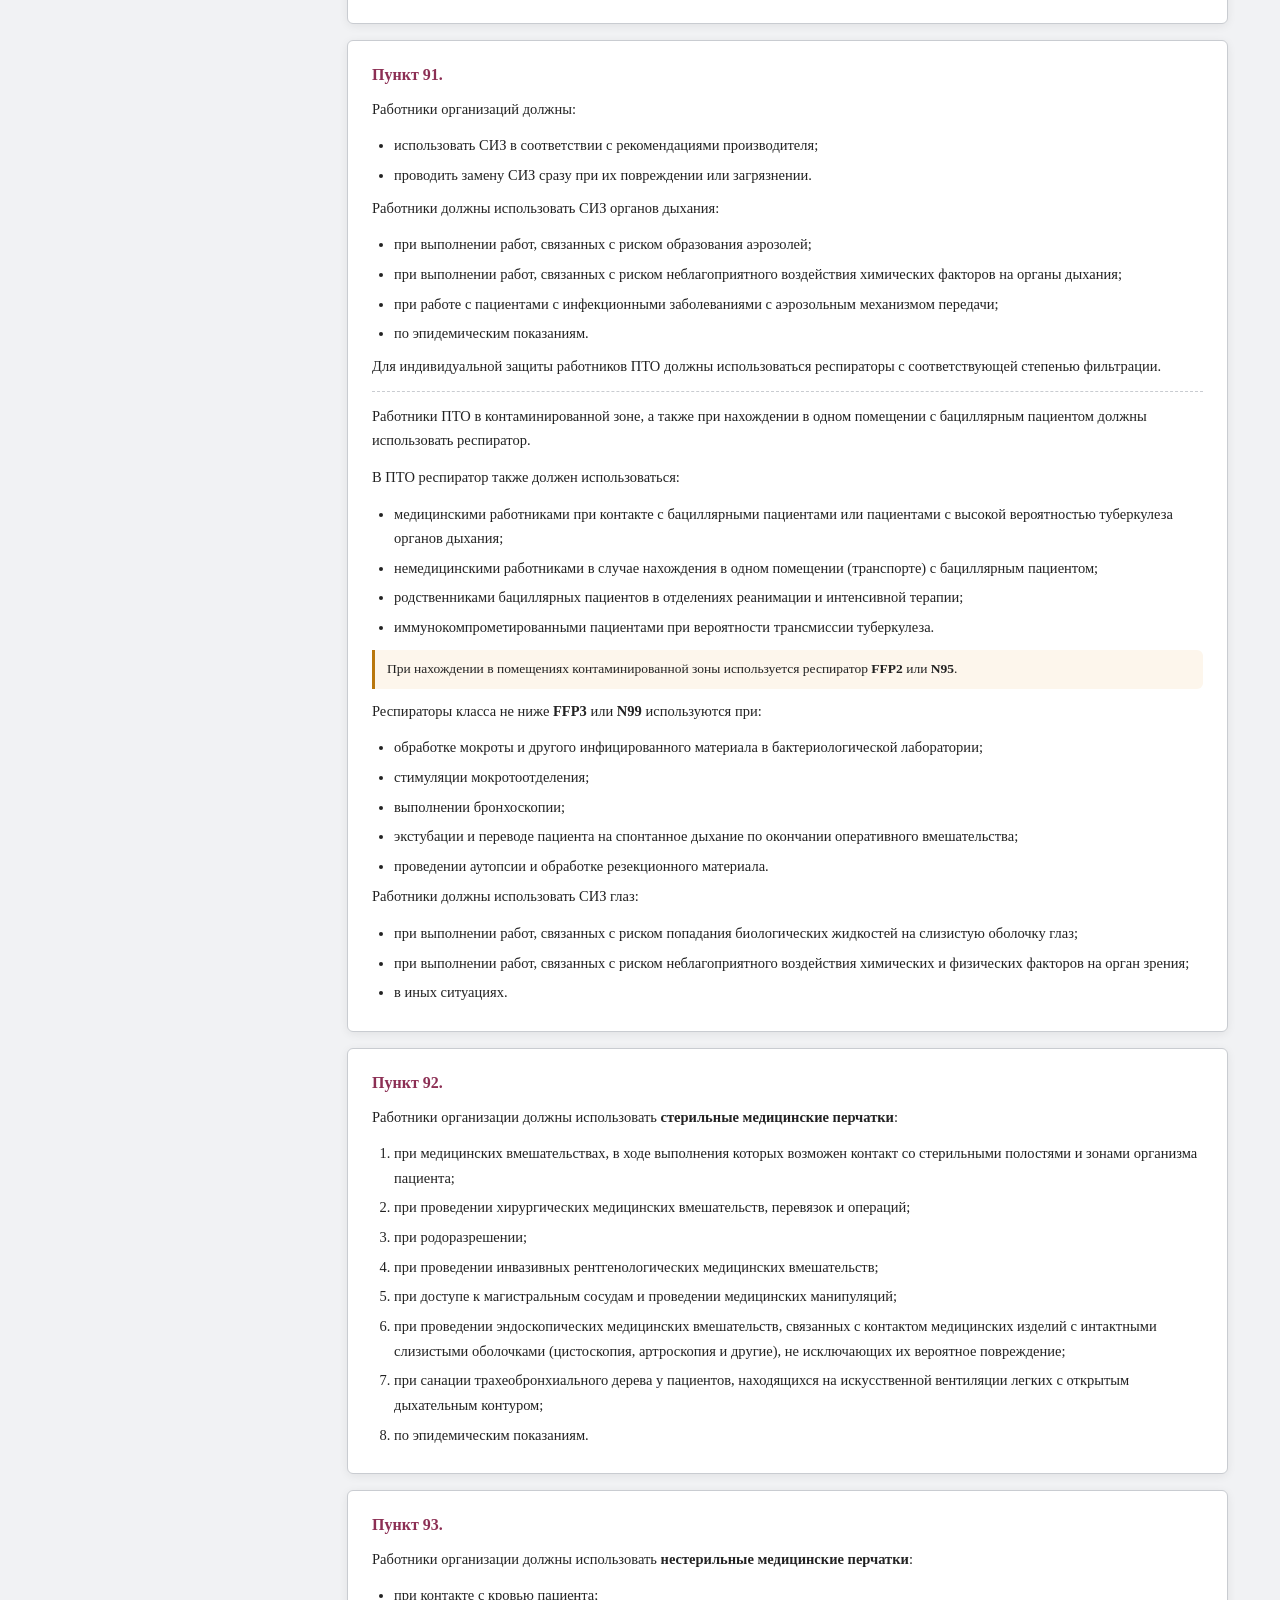
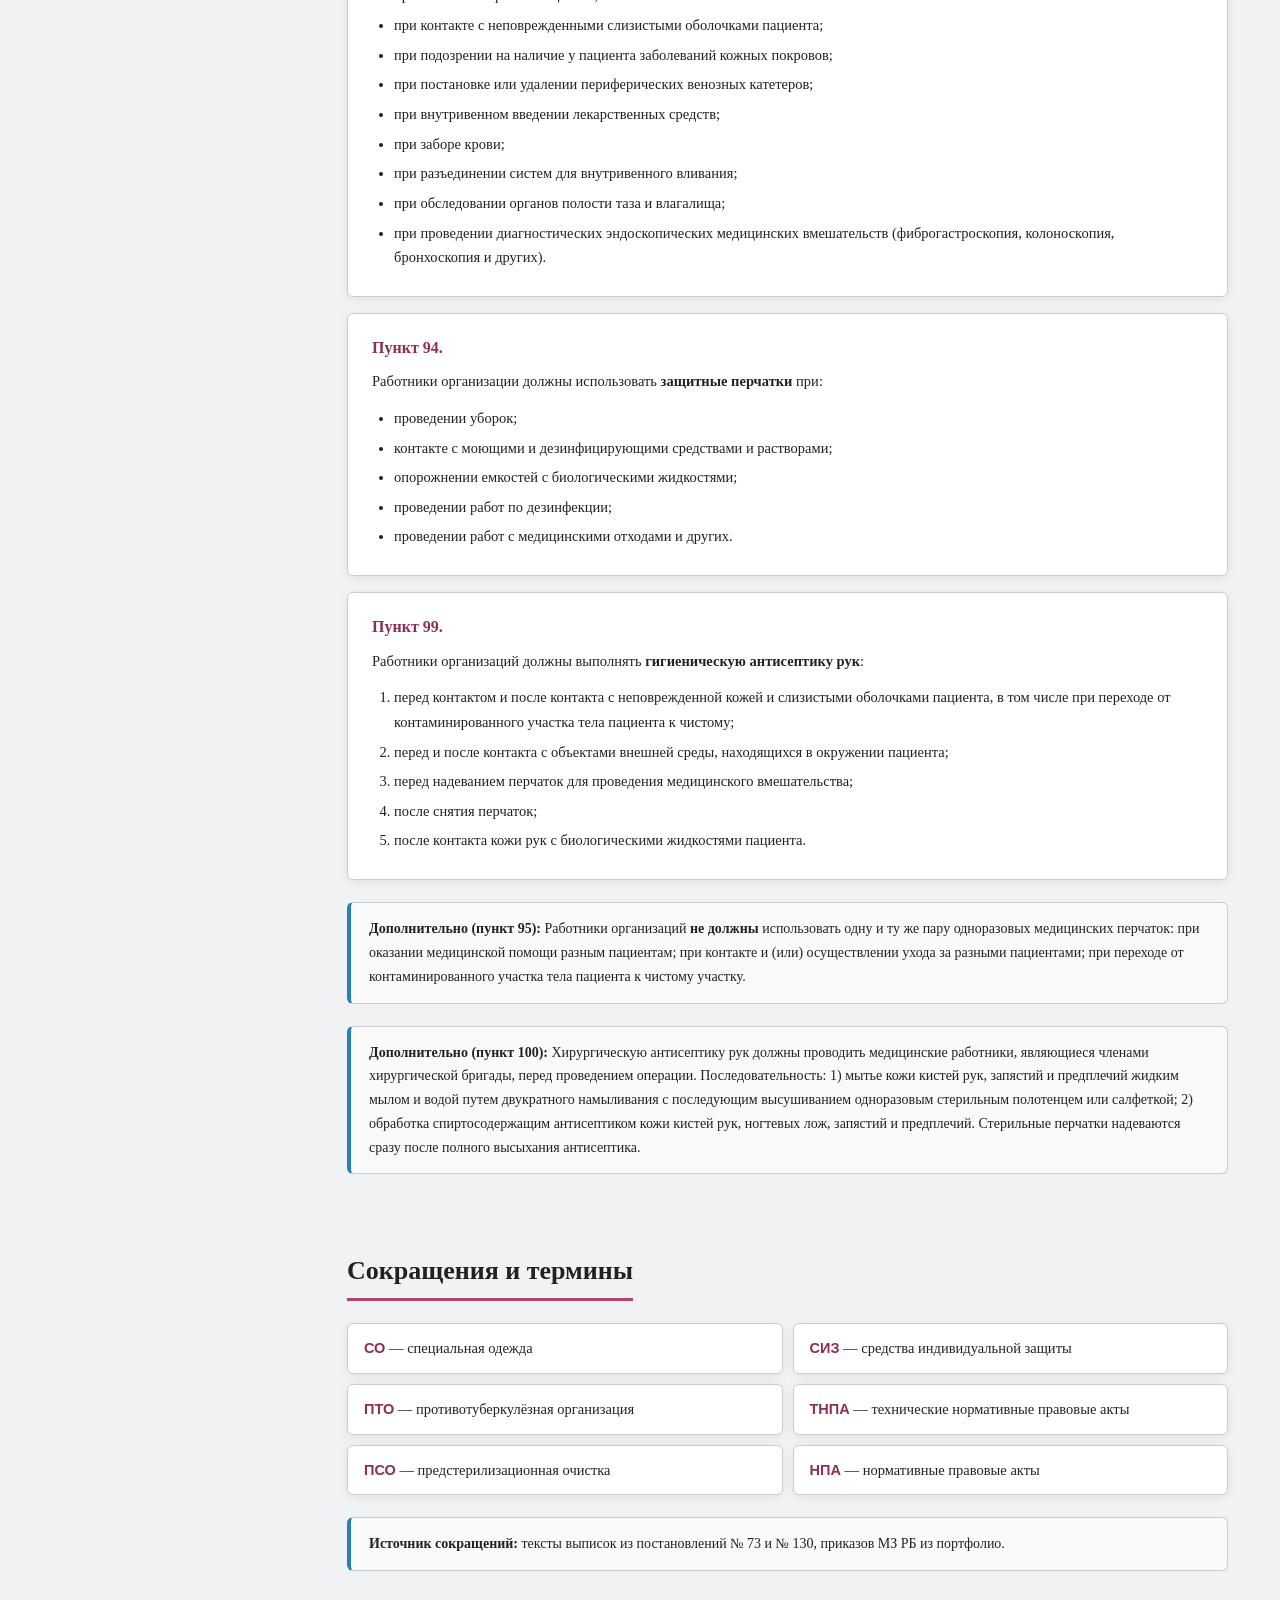
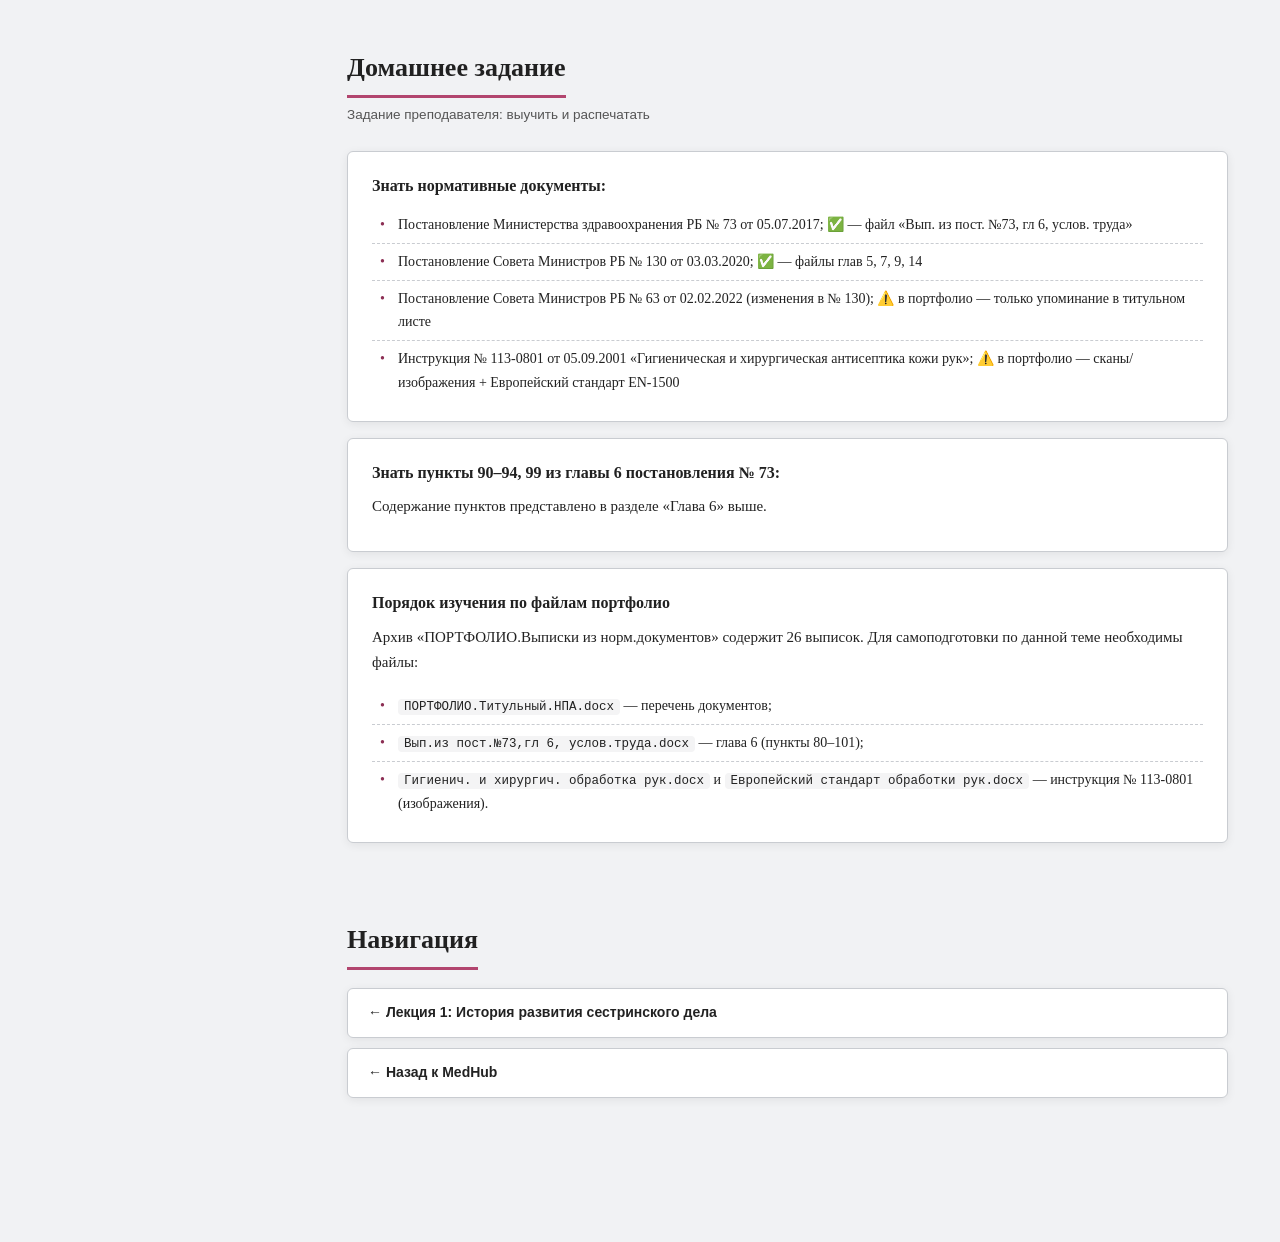
<file: SdmApp/npa.html>
<!DOCTYPE html>
<html lang="ru">
<head>
    <meta charset="UTF-8">
    <meta name="viewport" content="width=device-width, initial-scale=1.0">
    <title>СДМТ — Лекция 2: Нормативные правовые документы</title>
    <link rel="stylesheet" href="npa-style.css">
</head>
<body>

<nav id="sidebar">
    <div class="sidebar-header">
        <div class="logo-icon">⚖️</div>
        <h2>СДМТ</h2>
        <p class="subtitle">Лекция 2 — Нормативные правовые документы</p>
    </div>
    <ul>
        <li><a href="topics.html" style="background:rgba(255,255,255,0.15);border-left-color:var(--accent-light);color:#fff;font-weight:700;">⬅ К выбору лекции</a></li>
        <li><a href="#docs" class="active" onclick="scrollToSection('docs', this)">1. Документы к изучению</a></li>
        <li><a href="#ch6" onclick="scrollToSection('ch6', this)">2. Глава 6. Пункты 90–94, 99</a></li>
        <li><a href="#terms" onclick="scrollToSection('terms', this)">3. Сокращения и термины</a></li>
        <li><a href="#homework" onclick="scrollToSection('homework', this)">4. Задание</a></li>
        <li><a href="#back" onclick="scrollToSection('back', this)">5. К лекции 1</a></li>
    </ul>
    <div class="sidebar-footer">
        <p>Слуцкий медицинский колледж</p>
        <p>Лечебное дело — 2 курс</p>
    </div>
</nav>

<main id="content">

    <!-- ===== DOCS TO LEARN ===== -->
    <section id="docs" class="section">
        <h1>Нормативные правовые документы</h1>
        <p class="section-subtitle">Выписки из портфолио «Основные НПА МЗ РБ, регламентирующие проведение санитарно-противоэпидемических мероприятий»</p>

        <p>Согласно портфолио учреждения образования «Слуцкий государственный медицинский колледж имени С.И. Шкляревского», к изучению по теме заданы следующие документы:</p>

        <div class="doc-table">
            <div class="doc-row">
                <div class="doc-num">73</div>
                <div class="doc-body">
                    <h3>Постановление Министерства здравоохранения Республики Беларусь № 73 от 05.07.2017</h3>
                    <p>Об утверждении Санитарных норм и правил «Санитарно-эпидемиологические требования к организациям, оказывающим медицинскую помощь, в том числе к организации и проведению санитарно-противоэпидемических мероприятий по профилактике инфекционных заболеваний в этих организациях».</p>
                    <span class="doc-note">Регулирует санитарно-противоэпидемический режим в организациях здравоохранения.</span>
                </div>
            </div>

            <div class="doc-row">
                <div class="doc-num">130</div>
                <div class="doc-body">
                    <h3>Постановление Совета Министров Республики Беларусь № 130 от 03.03.2020</h3>
                    <p>Об утверждении специфических санитарно-эпидемиологических требований.</p>
                    <span class="doc-note">Вносит изменения в Санитарные нормы и правила (в т.ч. в постановление № 73) и устанавливает специфические требования.</span>
                </div>
            </div>

            <div class="doc-row">
                <div class="doc-num">63</div>
                <div class="doc-body">
                    <h3>Постановление Совета Министров Республики Беларусь № 63 от 02.02.2022</h3>
                    <p>Об изменении постановления Совета Министров Республики Беларусь от 3 марта 2020 г. № 130.</p>
                    <span class="doc-note">Актуализирует (изменяет) постановление № 130.</span>
                </div>
            </div>

            <div class="doc-row">
                <div class="doc-num">113-0801</div>
                <div class="doc-body">
                    <h3>Инструкция № 113-0801 от 05.09.2001</h3>
                    <p>«Гигиеническая и хирургическая антисептика кожи рук медицинского персонала».</p>
                    <span class="doc-note">Устанавливает порядок проведения гигиенической и хирургической антисептики рук.</span>
                </div>
            </div>
        </div>

        <div class="legal-note">
            <strong>Основание:</strong> титульный лист портфолио «Портфолио. Титульный. НПА». Перед изучением рекомендуем проверить актуальность редакций документов в официальных источниках.
        </div>
    </section>

    <!-- ===== CHAPTER 6 ===== -->
    <section id="ch6" class="section">
        <h1>Глава 6. Пункты 90–94, 99</h1>
        <p class="section-subtitle">Постановление № 73 «Санитарно-эпидемиологические требования к условиям труда работников организаций»</p>

        <div class="doc-header">
            <h2>ГЛАВА 6</h2>
            <p>САНИТАРНО-ЭПИДЕМИОЛОГИЧЕСКИЕ ТРЕБОВАНИЯ К УСЛОВИЯМ ТРУДА РАБОТНИКОВ ОРГАНИЗАЦИЙ</p>
            <span>(в ред. постановления Совета Министров РБ № 130 от 03.03.2020)</span>
        </div>

        <div class="legal-item">
            <div class="point-label"><strong>Пункт 90.</strong></div>
            <p>Работники организаций должны закрывать головным убором волосы:</p>
            <ol class="sub-list">
                <li>при проведении медицинских вмешательств на поврежденных (сопровождающихся повреждением) коже и слизистых оболочках пациентов;</li>
                <li>при оказании стоматологической медицинской помощи;</li>
                <li>при выполнении работ по стерилизации медицинских изделий;</li>
                <li>при приготовлении, получении и раздаче пищи, кормлении пациентов;</li>
                <li>при выполнении работ по сбору, транспортировке и сортировке грязного белья;</li>
                <li>при изготовлении, фасовке и контроле качества лекарственных средств;</li>
                <li>в иных случаях, предусмотренных настоящими специфическими санитарно-эпидемиологическими требованиями.</li>
            </ol>
        </div>

        <div class="legal-item">
            <div class="point-label"><strong>Пункт 91.</strong></div>
            <p>Работники организаций должны:</p>
            <ul class="sub-list">
                <li>использовать СИЗ в соответствии с рекомендациями производителя;</li>
                <li>проводить замену СИЗ сразу при их повреждении или загрязнении.</li>
            </ul>
            <p style="margin-top:8px;">Работники должны использовать СИЗ органов дыхания:</p>
            <ul class="sub-list">
                <li>при выполнении работ, связанных с риском образования аэрозолей;</li>
                <li>при выполнении работ, связанных с риском неблагоприятного воздействия химических факторов на органы дыхания;</li>
                <li>при работе с пациентами с инфекционными заболеваниями с аэрозольным механизмом передачи;</li>
                <li>по эпидемическим показаниям.</li>
            </ul>
            <p style="margin-top:8px;">Для индивидуальной защиты работников ПТО должны использоваться респираторы с соответствующей степенью фильтрации.</p>
            <div class="sub-block">
                <p>Работники ПТО в контаминированной зоне, а также при нахождении в одном помещении с бациллярным пациентом должны использовать респиратор.</p>
                <p>В ПТО респиратор также должен использоваться:</p>
                <ul class="sub-list">
                    <li>медицинскими работниками при контакте с бациллярными пациентами или пациентами с высокой вероятностью туберкулеза органов дыхания;</li>
                    <li>немедицинскими работниками в случае нахождения в одном помещении (транспорте) с бациллярным пациентом;</li>
                    <li>родственниками бациллярных пациентов в отделениях реанимации и интенсивной терапии;</li>
                    <li>иммунокомпрометированными пациентами при вероятности трансмиссии туберкулеза.</li>
                </ul>
                <div class="inline-note">
                    При нахождении в помещениях контаминированной зоны используется респиратор <strong>FFP2</strong> или <strong>N95</strong>.
                </div>
                <p>Респираторы класса не ниже <strong>FFP3</strong> или <strong>N99</strong> используются при:</p>
                <ul class="sub-list">
                    <li>обработке мокроты и другого инфицированного материала в бактериологической лаборатории;</li>
                    <li>стимуляции мокротоотделения;</li>
                    <li>выполнении бронхоскопии;</li>
                    <li>экстубации и переводе пациента на спонтанное дыхание по окончании оперативного вмешательства;</li>
                    <li>проведении аутопсии и обработке резекционного материала.</li>
                </ul>
                <p>Работники должны использовать СИЗ глаз:</p>
                <ul class="sub-list">
                    <li>при выполнении работ, связанных с риском попадания биологических жидкостей на слизистую оболочку глаз;</li>
                    <li>при выполнении работ, связанных с риском неблагоприятного воздействия химических и физических факторов на орган зрения;</li>
                    <li>в иных ситуациях.</li>
                </ul>
            </div>
        </div>

        <div class="legal-item">
            <div class="point-label"><strong>Пункт 92.</strong></div>
            <p>Работники организации должны использовать <strong>стерильные медицинские перчатки</strong>:</p>
            <ol class="sub-list">
                <li>при медицинских вмешательствах, в ходе выполнения которых возможен контакт со стерильными полостями и зонами организма пациента;</li>
                <li>при проведении хирургических медицинских вмешательств, перевязок и операций;</li>
                <li>при родоразрешении;</li>
                <li>при проведении инвазивных рентгенологических медицинских вмешательств;</li>
                <li>при доступе к магистральным сосудам и проведении медицинских манипуляций;</li>
                <li>при проведении эндоскопических медицинских вмешательств, связанных с контактом медицинских изделий с интактными слизистыми оболочками (цистоскопия, артроскопия и другие), не исключающих их вероятное повреждение;</li>
                <li>при санации трахеобронхиального дерева у пациентов, находящихся на искусственной вентиляции легких с открытым дыхательным контуром;</li>
                <li>по эпидемическим показаниям.</li>
            </ol>
        </div>

        <div class="legal-item">
            <div class="point-label"><strong>Пункт 93.</strong></div>
            <p>Работники организации должны использовать <strong>нестерильные медицинские перчатки</strong>:</p>
            <ul class="sub-list">
                <li>при контакте с кровью пациента;</li>
                <li>при контакте с неповрежденными слизистыми оболочками пациента;</li>
                <li>при подозрении на наличие у пациента заболеваний кожных покровов;</li>
                <li>при постановке или удалении периферических венозных катетеров;</li>
                <li>при внутривенном введении лекарственных средств;</li>
                <li>при заборе крови;</li>
                <li>при разъединении систем для внутривенного вливания;</li>
                <li>при обследовании органов полости таза и влагалища;</li>
                <li>при проведении диагностических эндоскопических медицинских вмешательств (фиброгастроскопия, колоноскопия, бронхоскопия и других).</li>
            </ul>
        </div>

        <div class="legal-item">
            <div class="point-label"><strong>Пункт 94.</strong></div>
            <p>Работники организации должны использовать <strong>защитные перчатки</strong> при:</p>
            <ul class="sub-list">
                <li>проведении уборок;</li>
                <li>контакте с моющими и дезинфицирующими средствами и растворами;</li>
                <li>опорожнении емкостей с биологическими жидкостями;</li>
                <li>проведении работ по дезинфекции;</li>
                <li>проведении работ с медицинскими отходами и других.</li>
            </ul>
        </div>

        <div class="legal-item">
            <div class="point-label"><strong>Пункт 99.</strong></div>
            <p>Работники организаций должны выполнять <strong>гигиеническую антисептику рук</strong>:</p>
            <ol class="sub-list">
                <li>перед контактом и после контакта с неповрежденной кожей и слизистыми оболочками пациента, в том числе при переходе от контаминированного участка тела пациента к чистому;</li>
                <li>перед и после контакта с объектами внешней среды, находящихся в окружении пациента;</li>
                <li>перед надеванием перчаток для проведения медицинского вмешательства;</li>
                <li>после снятия перчаток;</li>
                <li>после контакта кожи рук с биологическими жидкостями пациента.</li>
            </ol>
        </div>

        <div class="legal-note">
            <strong>Дополнительно (пункт 95):</strong> Работники организаций <strong>не должны</strong> использовать одну и ту же пару одноразовых медицинских перчаток: при оказании медицинской помощи разным пациентам; при контакте и (или) осуществлении ухода за разными пациентами; при переходе от контаминированного участка тела пациента к чистому участку.
        </div>

        <div class="legal-note">
            <strong>Дополнительно (пункт 100):</strong> Хирургическую антисептику рук должны проводить медицинские работники, являющиеся членами хирургической бригады, перед проведением операции. Последовательность: 1) мытье кожи кистей рук, запястий и предплечий жидким мылом и водой путем двукратного намыливания с последующим высушиванием одноразовым стерильным полотенцем или салфеткой; 2) обработка спиртосодержащим антисептиком кожи кистей рук, ногтевых лож, запястий и предплечий. Стерильные перчатки надеваются сразу после полного высыхания антисептика.
        </div>
    </section>

    <!-- ===== TERMS ===== -->
    <section id="terms" class="section">
        <h1>Сокращения и термины</h1>

        <div class="term-table">
            <div class="term"><strong>СО</strong> — специальная одежда</div>
            <div class="term"><strong>СИЗ</strong> — средства индивидуальной защиты</div>
            <div class="term"><strong>ПТО</strong> — противотуберкулёзная организация</div>
            <div class="term"><strong>ТНПА</strong> — технические нормативные правовые акты</div>
            <div class="term"><strong>ПСО</strong> — предстерилизационная очистка</div>
            <div class="term"><strong>НПА</strong> — нормативные правовые акты</div>
        </div>

        <div class="legal-note">
            <strong>Источник сокращений:</strong> тексты выписок из постановлений № 73 и № 130, приказов МЗ РБ из портфолио.
        </div>
    </section>

    <!-- ===== HOMEWORK ===== -->
    <section id="homework" class="section">
        <h1>Домашнее задание</h1>
        <p class="section-subtitle">Задание преподавателя: выучить и распечатать</p>

        <div class="card hw-card">
            <h3>Знать нормативные документы:</h3>
            <ul class="hw-list">
                <li>Постановление Министерства здравоохранения РБ № 73 от 05.07.2017; ✅ — файл «Вып. из пост. №73, гл 6, услов. труда»</li>
                <li>Постановление Совета Министров РБ № 130 от 03.03.2020; ✅ — файлы глав 5, 7, 9, 14</li>
                <li>Постановление Совета Министров РБ № 63 от 02.02.2022 (изменения в № 130); ⚠️ в портфолио — только упоминание в титульном листе</li>
                <li>Инструкция № 113-0801 от 05.09.2001 «Гигиеническая и хирургическая антисептика кожи рук»; ⚠️ в портфолио — сканы/изображения + Европейский стандарт EN-1500</li>
            </ul>
        </div>

        <div class="card hw-card">
            <h3>Знать пункты 90–94, 99 из главы 6 постановления № 73:</h3>
            <p>Содержание пунктов представлено в разделе «Глава 6» выше.</p>
        </div>

        <div class="card hw-card">
            <h3>Порядок изучения по файлам портфолио</h3>
            <p>Архив «ПОРТФОЛИО.Выписки из норм.документов» содержит 26 выписок. Для самоподготовки по данной теме необходимы файлы:</p>
            <ul class="hw-list">
                <li><code>ПОРТФОЛИО.Титульный.НПА.docx</code> — перечень документов;</li>
                <li><code>Вып.из пост.№73,гл 6, услов.труда.docx</code> — глава 6 (пункты 80–101);</li>
                <li><code>Гигиенич. и хирургич. обработка рук.docx</code> и <code>Европейский стандарт обработки рук.docx</code> — инструкция № 113-0801 (изображения).</li>
            </ul>
        </div>
    </section>

    <!-- ===== BACK TO LECTURE 1 ===== -->
    <section id="back" class="section">
        <h1>Навигация</h1>
        <div class="nav-links">
            <a class="btn-nav" href="index.html">← Лекция 1: История развития сестринского дела</a>
            <a class="btn-nav" href="../index.html">← Назад к MedHub</a>
        </div>
    </section>

</main>

<script>
function scrollToSection(id, el) {
    document.getElementById(id).scrollIntoView({ behavior: 'smooth', block: 'start' });
    document.querySelectorAll('#sidebar a').forEach(a => a.classList.remove('active'));
    if (el) el.classList.add('active');
}

window.addEventListener('scroll', function() {
    const sections = document.querySelectorAll('.section');
    const links = document.querySelectorAll('#sidebar a');
    let current = '';
    sections.forEach(s => {
        const top = s.offsetTop - 100;
        if (pageYOffset >= top) current = s.getAttribute('id');
    });
    links.forEach(a => {
        a.classList.remove('active');
        if (a.getAttribute('href') === '#' + current) a.classList.add('active');
    });
});
</script>

</body>
</html>
</file>
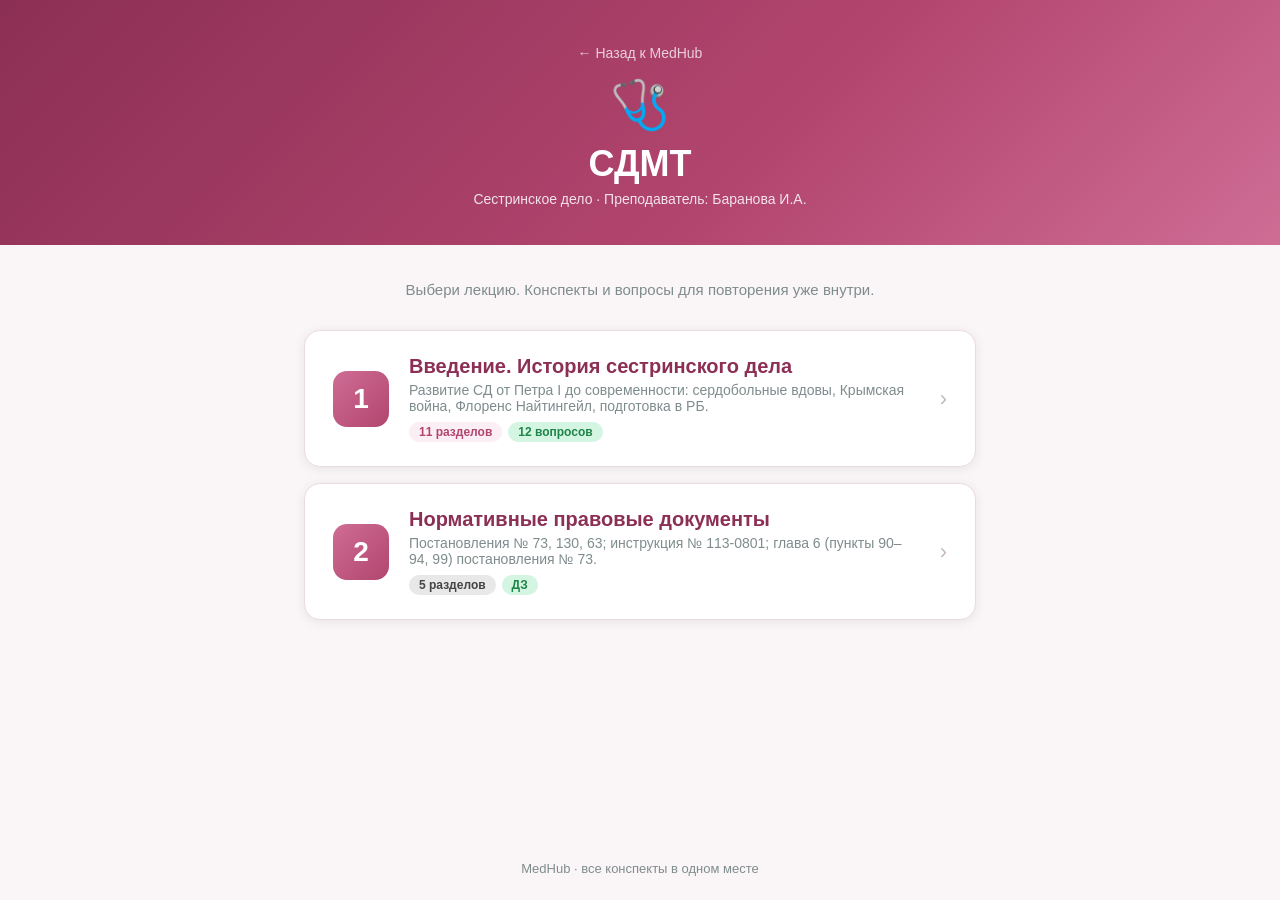
<file: SdmApp/topics.html>
<!DOCTYPE html>
<html lang="ru">
<head>
    <meta charset="UTF-8">
    <meta name="viewport" content="width=device-width, initial-scale=1.0">
    <title>СДМТ — Выбор лекции</title>
    <style>
        * { margin: 0; padding: 0; box-sizing: border-box; }
        body {
            font-family: 'Segoe UI', -apple-system, BlinkMacSystemFont, Roboto, sans-serif;
            background: #faf5f7; color: #2c3e50; min-height: 100vh;
            display: flex; flex-direction: column; align-items: center;
        }

        .topic-header {
            background: linear-gradient(135deg, #8c2f54, #b2456e 60%, #cf6d95);
            color: white; text-align: center; padding: 44px 20px 38px; width: 100%;
        }
        .topic-header .back-link {
            display: inline-block; color: rgba(255,255,255,0.75); text-decoration: none;
            font-size: 14px; margin-bottom: 16px; transition: color 0.2s;
        }
        .topic-header .back-link:hover { color: white; }
        .topic-header .icon { font-size: 48px; margin-bottom: 10px; }
        .topic-header h1 { font-size: 36px; font-weight: 800; margin-bottom: 6px; }
        .topic-header p { font-size: 14px; opacity: 0.85; }

        .topic-main { max-width: 720px; width: 100%; padding: 36px 24px 60px; }
        .topic-subtitle { text-align: center; color: #7f8c8d; font-size: 15px; margin-bottom: 32px; }

        .lecture-list { display: flex; flex-direction: column; gap: 16px; }

        .lecture-card {
            display: flex; gap: 20px; align-items: center;
            background: white; border-radius: 16px; padding: 24px 28px;
            box-shadow: 0 2px 12px rgba(0,0,0,0.08); border: 1px solid #eadbe3;
            text-decoration: none; color: inherit;
            transition: transform 0.2s, box-shadow 0.2s;
        }
        .lecture-card:hover { transform: translateY(-3px); box-shadow: 0 6px 24px rgba(0,0,0,0.14); }

        .lecture-num {
            font-size: 28px; font-weight: 800; color: white;
            width: 56px; height: 56px; flex-shrink: 0;
            display: flex; align-items: center; justify-content: center;
            border-radius: 14px; background: linear-gradient(135deg, #cf6d95, #b2456e);
        }

        .lecture-info { flex: 1; }
        .lecture-info h2 { font-size: 20px; font-weight: 700; color: #8c2f54; margin-bottom: 4px; }
        .lecture-info p { font-size: 14px; color: #7f8c8d; margin-bottom: 8px; }

        .lecture-tags { display: flex; flex-wrap: wrap; gap: 6px; }
        .tag {
            font-size: 12px; font-weight: 600; padding: 3px 10px;
            border-radius: 12px; background: #fbeef4; color: #b2456e;
        }
        .tag.questions { background: #d5f5e3; color: #1e8449; }
        .tag.npa { background: #e8e8e9; color: #444; }

        .lecture-arrow {
            font-size: 22px; transition: transform 0.2s; color: #c9b6bf;
        }
        .lecture-card:hover .lecture-arrow { transform: translateX(4px); color: #b2456e; }

        .footer { text-align: center; margin-top: auto; padding: 24px; color: #7f8c8d; font-size: 13px; }
    </style>
</head>
<body>

<header class="topic-header">
    <a href="../index.html" class="back-link">← Назад к MedHub</a>
    <div class="icon">🩺</div>
    <h1>СДМТ</h1>
    <p>Сестринское дело · Преподаватель: Баранова И.А.</p>
</header>

<main class="topic-main">
    <p class="topic-subtitle">Выбери лекцию. Конспекты и вопросы для повторения уже внутри.</p>

    <div class="lecture-list">

        <a class="lecture-card" href="index.html">
            <div class="lecture-num">1</div>
            <div class="lecture-info">
                <h2>Введение. История сестринского дела</h2>
                <p>Развитие СД от Петра I до современности: сердобольные вдовы, Крымская война, Флоренс Найтингейл, подготовка в РБ.</p>
                <div class="lecture-tags">
                    <span class="tag">11 разделов</span>
                    <span class="tag questions">12 вопросов</span>
                </div>
            </div>
            <div class="lecture-arrow">›</div>
        </a>

        <a class="lecture-card" href="npa.html">
            <div class="lecture-num">2</div>
            <div class="lecture-info">
                <h2>Нормативные правовые документы</h2>
                <p>Постановления № 73, 130, 63; инструкция № 113-0801; глава 6 (пункты 90–94, 99) постановления № 73.</p>
                <div class="lecture-tags">
                    <span class="tag npa">5 разделов</span>
                    <span class="tag questions">ДЗ</span>
                </div>
            </div>
            <div class="lecture-arrow">›</div>
        </a>

    </div>
</main>

<footer class="footer">
    <p>MedHub · все конспекты в одном месте</p>
</footer>

</body>
</html>
</file>
<file: style.css>
/* ===== MedHub — hub styles ===== */
* { margin: 0; padding: 0; box-sizing: border-box; }
:root {
    --primary: #2c3e8f;
    --accent: #e74c3c;
    --success: #27ae60;
    --bg: #f4f6fb;
    --card-bg: #ffffff;
    --text: #2c3e50;
    --text-light: #7f8c8d;
    --border: #dce1eb;
    --shadow: 0 2px 12px rgba(0,0,0,0.08);
    --shadow-hover: 0 6px 24px rgba(0,0,0,0.14);
    --radius: 16px;
}
html { scroll-behavior: smooth; }
body {
    font-family: 'Segoe UI', -apple-system, BlinkMacSystemFont, Roboto, sans-serif;
    background: var(--bg); color: var(--text); line-height: 1.6;
    min-height: 100vh;
}

.hub-header {
    background: linear-gradient(135deg, #1a2766, #2c3e8f 60%, #3b5fc0);
    color: white; text-align: center; padding: 48px 20px 40px;
}
.hub-logo { font-size: 52px; margin-bottom: 10px; }
.hub-header h1 {
    font-size: 42px; font-weight: 800; letter-spacing: 1px; margin-bottom: 6px;
}
.hub-header p { font-size: 14px; opacity: 0.8; }
.hub-owner {
    display: inline-block; margin-top: 14px;
    background: rgba(255,255,255,0.15);
    border: 1px solid rgba(255,255,255,0.4);
    border-radius: 30px; padding: 8px 22px;
    font-size: 16px; font-weight: 700; opacity: 1;
    letter-spacing: 0.3px;
}
.hub-owner::after {
    content: " ⭐";
}

.hub-main { max-width: 960px; margin: 0 auto; padding: 36px 24px 60px; }
.hub-subtitle { text-align: center; color: var(--text-light); font-size: 15px; margin-bottom: 32px; }

.subject-grid { display: grid; grid-template-columns: repeat(auto-fit, minmax(280px, 1fr)); gap: 20px; }

.subject-card {
    display: flex; gap: 18px; align-items: flex-start;
    background: var(--card-bg); border-radius: var(--radius); padding: 24px;
    box-shadow: var(--shadow); border: 1px solid var(--border);
    text-decoration: none; color: inherit;
    transition: transform 0.2s, box-shadow 0.2s;
}
.subject-card:hover { transform: translateY(-3px); box-shadow: var(--shadow-hover); }

.subject-icon {
    font-size: 38px; width: 64px; height: 64px; flex-shrink: 0;
    display: flex; align-items: center; justify-content: center;
    border-radius: 16px;
}
.anatomy .subject-icon { background: linear-gradient(135deg, #ebf5fb, #d4efdf); }
.pharmacology .subject-icon { background: linear-gradient(135deg, #e8f5f0, #d1f0e3); }
.sdm .subject-icon { background: linear-gradient(135deg, #fbeef4, #f5d8e4); }
.microbiology .subject-icon { background: linear-gradient(135deg, #e4f6ec, #cdecde); }
.placeholder .subject-icon { background: linear-gradient(135deg, #f0f1f5, #e4e6ec); opacity: 0.5; }

.subject-info h2 { font-size: 20px; font-weight: 700; margin-bottom: 6px; }
.anatomy .subject-info h2 { color: #2c3e8f; }
.pharmacology .subject-info h2 { color: #1a6e56; }
.sdm .subject-info h2 { color: #b2456e; }
.microbiology .subject-info h2 { color: #1e8e5a; }
.subject-info p { font-size: 14px; color: var(--text-light); margin-bottom: 10px; }

.subject-meta {
    display: inline-block; font-size: 12px; font-weight: 600; color: white;
    background: #2c3e8f; border-radius: 20px; padding: 3px 12px;
}
.pharmacology .subject-meta { background: #1a6e56; }
.sdm .subject-meta { background: #b2456e; }
.microbiology .subject-meta { background: #1e8e5a; }

.placeholder { opacity: 0.55; }
.placeholder .subject-info h2 { color: var(--text-light); }

.hub-footer { text-align: center; margin-top: 48px; color: var(--text-light); font-size: 13px; }
.hub-author { margin-top: 4px; font-weight: 600; color: #2c3e8f; }
</file>
<file: AnatomyApp/style.css>
﻿/* ===== RESET & BASE ===== */
* { margin: 0; padding: 0; box-sizing: border-box; }
:root {
    --primary: #2c3e8f; --primary-light: #3b5fc0; --primary-dark: #1a2766;
    --accent: #e74c3c; --accent-light: #ff6b6b;
    --success: #27ae60; --warning: #f39c12; --info: #3498db;
    --bg: #f4f6fb; --card-bg: #ffffff;
    --text: #2c3e50; --text-light: #7f8c8d; --border: #dce1eb;
    --sidebar-width: 280px;
    --shadow: 0 2px 12px rgba(0,0,0,0.08);
    --shadow-hover: 0 4px 20px rgba(0,0,0,0.12);
    --radius: 12px; --radius-sm: 8px;
}
html { scroll-behavior: smooth; }
body {
    font-family: 'Segoe UI', -apple-system, BlinkMacSystemFont, Roboto, sans-serif;
    background: var(--bg); color: var(--text); display: flex; min-height: 100vh; line-height: 1.6;
}
#sidebar {
    width: var(--sidebar-width); background: linear-gradient(180deg, var(--primary-dark), var(--primary));
    color: white; position: fixed; top: 0; left: 0; height: 100vh; overflow-y: auto;
    z-index: 100; display: flex; flex-direction: column;
}
.sidebar-header { padding: 24px 20px; border-bottom: 1px solid rgba(255,255,255,0.1); text-align: center; }
.logo-icon { font-size: 36px; margin-bottom: 8px; }
.sidebar-header h2 { font-size: 20px; font-weight: 700; letter-spacing: 0.5px; }
.sidebar-header .subtitle { font-size: 12px; opacity: 0.7; margin-top: 4px; }
#sidebar ul { list-style: none; padding: 12px 0; flex: 1; }
#sidebar ul li a {
    display: block; padding: 10px 20px; color: rgba(255,255,255,0.75);
    text-decoration: none; font-size: 13.5px; transition: all 0.2s; border-left: 3px solid transparent;
}
#sidebar ul li a:hover { background: rgba(255,255,255,0.08); color: white; }
#sidebar ul li a.active { background: rgba(255,255,255,0.12); color: white; border-left-color: var(--accent); font-weight: 600; }
.sidebar-footer { padding: 16px 20px; border-top: 1px solid rgba(255,255,255,0.1); font-size: 11px; opacity: 0.5; text-align: center; }
#content { margin-left: var(--sidebar-width); flex: 1; padding: 40px 48px 80px; max-width: 1100px; }
.section { margin-bottom: 64px; padding-top: 16px; }
h1 { font-size: 28px; font-weight: 700; color: var(--primary-dark); margin-bottom: 8px; line-height: 1.3; }
.section-subtitle { color: var(--text-light); font-size: 14px; margin-bottom: 24px; }
h3 { font-size: 18px; font-weight: 600; color: var(--text); margin-bottom: 8px; }
p { margin-bottom: 12px; font-size: 15px; }
.card {
    background: var(--card-bg); border-radius: var(--radius); padding: 24px;
    margin-bottom: 20px; box-shadow: var(--shadow); border: 1px solid var(--border); transition: box-shadow 0.2s;
}
.card:hover { box-shadow: var(--shadow-hover); }
.definition-card { display: flex; flex-wrap: wrap; gap: 16px; align-items: flex-start; }
.definition-card .card-icon {
    font-size: 32px; width: 56px; height: 56px; display: flex; align-items: center;
    justify-content: center; background: linear-gradient(135deg, #ebf5fb, #d4efdf); border-radius: 14px; flex-shrink: 0;
}
.definition-card h3 { width: calc(100% - 72px); }
.definition-card p { width: 100%; }
.etymology { width: 100%; background: #f8f9fa; padding: 10px 14px; border-radius: var(--radius-sm); font-size: 13px; color: var(--text-light); border-left: 3px solid var(--info); }
.etym-label { font-weight: 600; color: var(--text); }
.two-col { display: grid; grid-template-columns: 1fr 1fr; gap: 20px; }
.example { background: #f0f4ff; padding: 10px 14px; border-radius: var(--radius-sm); margin-top: 12px; font-size: 13px; }
.example code { font-family: 'Courier New', monospace; color: var(--primary); font-weight: 600; }
.key-point { background: linear-gradient(135deg, #fff9e6, #fff3cd); border: 1px solid #f0d78c; border-radius: var(--radius); padding: 16px 20px; margin: 20px 0; font-size: 14px; line-height: 1.7; }
.key-point strong { color: var(--primary-dark); }
.mnemonic { margin-top: 12px; padding: 10px 14px; background: rgba(52,152,219,0.08); border-radius: var(--radius-sm); font-size: 13px; }
.body-diagram-container { display: grid; grid-template-columns: 300px 1fr; gap: 32px; align-items: start; margin: 20px 0; }
.body-svg { width: 100%; max-width: 300px; filter: drop-shadow(0 2px 8px rgba(0,0,0,0.1)); }
.body-part { cursor: pointer; transition: all 0.3s; }
.body-part:hover { filter: brightness(0.9); stroke-width: 2.5; }
.svg-label { font-size: 12px; fill: var(--text); font-weight: 600; pointer-events: none; }
.svg-label.small { font-size: 9px; }
.body-parts-info { display: flex; flex-direction: column; gap: 12px; }
.info-item { padding: 14px 18px; background: var(--card-bg); border-radius: var(--radius-sm); border: 1px solid var(--border); border-left: 4px solid var(--primary-light); cursor: pointer; transition: all 0.2s; }
.info-item:hover, .info-item.active { border-left-color: var(--accent); background: #fff8f7; transform: translateX(4px); }
.info-item h4 { font-size: 14px; margin-bottom: 4px; color: var(--primary-dark); }
.info-item p { font-size: 13px; color: var(--text-light); margin: 0; }
.plane-tabs { display: flex; gap: 8px; margin-bottom: 20px; }
.plane-tab { padding: 10px 24px; border: 2px solid var(--border); background: var(--card-bg); border-radius: 30px; cursor: pointer; font-size: 14px; font-weight: 500; color: var(--text-light); transition: all 0.2s; }
.plane-tab:hover { border-color: var(--primary-light); color: var(--primary); }
.plane-tab.active { background: var(--primary); border-color: var(--primary); color: white; }
.plane-display { display: grid; grid-template-columns: 1fr 1fr; gap: 24px; background: var(--card-bg); border-radius: var(--radius); padding: 24px; box-shadow: var(--shadow); border: 1px solid var(--border); }
.planes-svg { width: 100%; max-width: 400px; margin: 0 auto; }
.plane-layer { opacity: 0; transition: opacity 0.4s; }
.plane-layer.active-plane { opacity: 1; }
.plane-label { font-size: 14px; font-weight: 700; fill: var(--text); }
.plane-sublabel { font-size: 11px; fill: var(--text-light); }
.plane-description h3 { margin-bottom: 12px; }
.plane-description h3 em { font-size: 14px; font-weight: 400; color: var(--text-light); }
.plane-description p { font-size: 14px; }
.axes-grid { display: grid; grid-template-columns: repeat(3, 1fr); gap: 20px; margin-top: 20px; }
.axis-card { background: var(--card-bg); border-radius: var(--radius); padding: 20px; text-align: center; box-shadow: var(--shadow); border: 1px solid var(--border); transition: all 0.3s; }
.axis-card:hover { transform: translateY(-4px); box-shadow: var(--shadow-hover); }
.axis-svg { width: 100%; max-width: 180px; margin: 0 auto 12px; }
.axis-card h3 { font-size: 15px; margin-bottom: 8px; color: var(--primary-dark); }
.axis-card p { font-size: 13px; color: var(--text-light); }
.lines-container { display: grid; grid-template-columns: 1fr 1fr; gap: 24px; background: var(--card-bg); border-radius: var(--radius); padding: 24px; box-shadow: var(--shadow); border: 1px solid var(--border); margin-top: 20px; }
.lines-svg { width: 100%; max-width: 400px; margin: 0 auto; }
.body-line { cursor: pointer; transition: opacity 0.2s; }
.body-line:hover line { stroke-width: 3 !important; filter: drop-shadow(0 0 4px currentColor); }
.body-line.highlighted line { stroke-width: 3.5 !important; filter: drop-shadow(0 0 6px currentColor); }
.line-label { font-size: 11px; font-weight: 600; }
.line-label.small { font-size: 9px; }
.line-label.tiny { font-size: 8px; }
.lines-info { display: flex; flex-direction: column; justify-content: center; padding: 20px; }
.lines-info h3 { color: var(--primary-dark); margin-bottom: 12px; }
.lines-info .line-name { font-size: 20px; font-weight: 700; color: var(--accent); margin-bottom: 8px; }
.lines-info .line-desc { font-size: 14px; line-height: 1.7; }
.lines-info .line-latin { font-style: italic; color: var(--text-light); font-size: 13px; margin-top: 8px; }
.terms-grid { display: grid; grid-template-columns: repeat(2, 1fr); gap: 16px; margin-top: 20px; }
.term-card { background: var(--card-bg); border-radius: var(--radius); padding: 18px; box-shadow: var(--shadow); border: 1px solid var(--border); transition: all 0.3s; cursor: default; }
.term-card:hover { transform: translateY(-2px); box-shadow: var(--shadow-hover); border-color: var(--primary-light); }
.term-header { display: flex; align-items: baseline; gap: 10px; margin-bottom: 8px; }
.term-latin { font-size: 16px; font-weight: 700; font-style: italic; color: var(--primary); }
.term-ru { font-size: 14px; color: var(--text-light); }
.term-card p { font-size: 13.5px; margin-bottom: 8px; }
.term-visual { font-size: 12px; color: var(--text-light); padding: 6px 10px; background: #f8f9fa; border-radius: 6px; display: inline-flex; align-items: center; gap: 6px; }
.term-dot { width: 10px; height: 10px; border-radius: 50%; display: inline-block; }
.term-dot.center { background: var(--accent); box-shadow: 0 0 0 3px rgba(231,76,60,0.2); }
.term-dot.outer { background: var(--info); margin-left: 20px; box-shadow: 0 0 0 3px rgba(52,152,219,0.2); }
.term-visual.arrow-up::before { content: '\2191 '; color: var(--accent); font-weight: bold; }
.term-visual.arrow-down::before { content: '\2193 '; color: var(--info); font-weight: bold; }
.term-visual.arrow-front::before { content: '\2192 '; color: var(--success); font-weight: bold; }
.term-visual.arrow-back::before { content: '\2190 '; color: var(--warning); font-weight: bold; }
.highlight-card { border-color: var(--accent-light); background: linear-gradient(135deg, #fff, #fff5f5); }
.small-card { padding: 14px; }
.quiz-progress { display: flex; align-items: center; gap: 12px; margin-bottom: 24px; }
.progress-bar { flex: 1; height: 8px; background: #e8ecf1; border-radius: 4px; overflow: hidden; }
.progress-fill { height: 100%; background: linear-gradient(90deg, var(--primary), var(--success)); border-radius: 4px; width: 0%; transition: width 0.4s ease; }
#progressText { font-size: 13px; font-weight: 600; color: var(--text-light); min-width: 50px; }
.quiz-question { background: var(--card-bg); border-radius: var(--radius); padding: 20px 24px; margin-bottom: 16px; box-shadow: var(--shadow); border: 1px solid var(--border); transition: border-color 0.3s; }
.quiz-question.correct { border-color: var(--success); background: #f0fff4; }
.quiz-question.incorrect { border-color: var(--accent); background: #fff5f5; }
.quiz-question .q-number { font-size: 12px; font-weight: 700; color: var(--primary); text-transform: uppercase; letter-spacing: 1px; margin-bottom: 8px; }
.quiz-question .q-text { font-size: 15px; font-weight: 500; margin-bottom: 12px; line-height: 1.5; }
.quiz-question textarea { width: 100%; min-height: 60px; padding: 12px 14px; border: 2px solid var(--border); border-radius: var(--radius-sm); font-family: inherit; font-size: 14px; resize: vertical; transition: border-color 0.2s; outline: none; line-height: 1.5; }
.quiz-question textarea:focus { border-color: var(--primary-light); }
.quiz-question .feedback { margin-top: 10px; padding: 10px 14px; border-radius: var(--radius-sm); font-size: 13px; display: none; }
.quiz-question .feedback.show { display: block; }
.quiz-question .feedback.correct { background: #d4edda; color: #155724; border: 1px solid #c3e6cb; }
.quiz-question .feedback.incorrect { background: #f8d7da; color: #721c24; border: 1px solid #f5c6cb; }
.btn-check { display: block; width: 100%; max-width: 400px; margin: 32px auto 0; padding: 14px 28px; background: var(--primary); color: white; border: none; border-radius: var(--radius); font-size: 16px; font-weight: 600; cursor: pointer; transition: all 0.2s; }
.btn-check:hover { background: var(--primary-dark); transform: translateY(-2px); box-shadow: var(--shadow-hover); }
.btn-retry { display: block; margin: 20px auto 0; padding: 12px 32px; background: var(--info); color: white; border: none; border-radius: var(--radius); font-size: 15px; font-weight: 600; cursor: pointer; transition: all 0.2s; }
.btn-retry:hover { background: #2980b9; }
.quiz-result { text-align: center; padding: 40px; background: var(--card-bg); border-radius: var(--radius); box-shadow: var(--shadow); margin-top: 24px; }
.quiz-result h2 { margin-bottom: 12px; }
.quiz-result p { font-size: 16px; color: var(--text-light); }
.rotate-text { writing-mode: vertical-rl; text-orientation: mixed; }

/* ===== NAV BUTTONS ===== */
.nav-buttons { display: flex; gap: 12px; margin-top: 32px; }
.btn-nav { padding: 12px 24px; background: #ffffff; border: 2px solid #dce1eb; border-radius: 12px; text-decoration: none; color: #2c3e50; font-size: 14px; font-weight: 600; transition: all 0.2s; }
.btn-nav:hover { border-color: #3b5fc0; color: #3b5fc0; transform: translateY(-2px); box-shadow: 0 4px 20px rgba(0,0,0,0.12); }
.btn-home { background: #2c3e8f; color: white; border-color: #2c3e8f; }
.btn-home:hover { background: #1a2766; color: white; }
</file>
<file: PharmacologyApp/style.css>
/* ===== RESET & BASE ===== */
* { margin: 0; padding: 0; box-sizing: border-box; }
:root {
    --primary: #1a6e56; --primary-light: #2d8a70; --primary-dark: #0e4a38;
    --accent: #e74c3c; --accent-light: #ff6b6b;
    --success: #27ae60; --warning: #f39c12; --info: #3498db;
    --bg: #f4f7f5; --card-bg: #ffffff;
    --text: #2c3e50; --text-light: #7f8c8d; --border: #dce1eb;
    --sidebar-width: 295px;
    --shadow: 0 2px 12px rgba(0,0,0,0.08);
    --shadow-hover: 0 4px 20px rgba(0,0,0,0.12);
    --radius: 12px; --radius-sm: 8px;
}
html { scroll-behavior: smooth; }
body {
    font-family: 'Segoe UI', -apple-system, BlinkMacSystemFont, Roboto, sans-serif;
    background: var(--bg); color: var(--text); display: flex; min-height: 100vh; line-height: 1.6;
}
#sidebar {
    width: var(--sidebar-width); background: linear-gradient(180deg, var(--primary-dark), var(--primary));
    color: white; position: fixed; top: 0; left: 0; height: 100vh; overflow-y: auto;
    z-index: 100; display: flex; flex-direction: column;
}
.sidebar-header { padding: 24px 20px; border-bottom: 1px solid rgba(255,255,255,0.1); text-align: center; }
.logo-icon { font-size: 36px; margin-bottom: 8px; }
.sidebar-header h2 { font-size: 20px; font-weight: 700; letter-spacing: 0.5px; }
.sidebar-header .subtitle { font-size: 12px; opacity: 0.7; margin-top: 4px; }
#sidebar ul { list-style: none; padding: 12px 0; flex: 1; }
#sidebar ul li a {
    display: block; padding: 9px 20px; color: rgba(255,255,255,0.75);
    text-decoration: none; font-size: 13px; transition: all 0.2s; border-left: 3px solid transparent;
}
#sidebar ul li a:hover { background: rgba(255,255,255,0.08); color: white; }
#sidebar ul li a.active { background: rgba(255,255,255,0.12); color: white; border-left-color: var(--accent); font-weight: 600; }
.sidebar-footer { padding: 16px 20px; border-top: 1px solid rgba(255,255,255,0.1); font-size: 11px; opacity: 0.5; text-align: center; }
#content { margin-left: var(--sidebar-width); flex: 1; padding: 40px 48px 80px; max-width: 1120px; }
.section { margin-bottom: 64px; padding-top: 16px; }
h1 { font-size: 27px; font-weight: 700; color: var(--primary-dark); margin-bottom: 8px; line-height: 1.3; }
.section-subtitle { color: var(--text-light); font-size: 14px; margin-bottom: 24px; }
h3 { font-size: 18px; font-weight: 600; color: var(--text); margin-bottom: 8px; }
p { margin-bottom: 12px; font-size: 15px; }
.card {
    background: var(--card-bg); border-radius: var(--radius); padding: 24px;
    margin-bottom: 20px; box-shadow: var(--shadow); border: 1px solid var(--border); transition: box-shadow 0.2s;
}
.card:hover { box-shadow: var(--shadow-hover); }
.definition-card { display: flex; flex-wrap: wrap; gap: 16px; align-items: flex-start; }
.definition-card .card-icon {
    font-size: 30px; width: 56px; height: 56px; display: flex; align-items: center;
    justify-content: center; background: linear-gradient(135deg, #e8f5f0, #d1f0e3); border-radius: 14px; flex-shrink: 0;
}
.definition-card h3 { width: calc(100% - 72px); }
.definition-card p { width: 100%; }
.etymology { width: 100%; background: #f0f9f5; padding: 10px 14px; border-radius: var(--radius-sm); font-size: 13px; color: var(--text-light); border-left: 3px solid var(--primary-light); }
.etym-label { font-weight: 600; color: var(--text); }
.two-col { display: grid; grid-template-columns: 1fr 1fr; gap: 20px; }
.key-point { background: linear-gradient(135deg, #fff9e6, #fff3cd); border: 1px solid #f0d78c; border-radius: var(--radius); padding: 16px 20px; margin: 20px 0; font-size: 14px; line-height: 1.7; }
.key-point strong { color: var(--primary-dark); }
.mnemonic { margin-top: 12px; padding: 10px 14px; background: rgba(52,152,219,0.08); border-radius: var(--radius-sm); font-size: 13px; }
code { font-family: 'Courier New', monospace; background: #eef4f1; color: var(--primary-dark); padding: 2px 6px; border-radius: 4px; font-size: 13px; }

/* ===== GROUPS ===== */
.groups-grid { display: grid; grid-template-columns: repeat(4, 1fr); gap: 16px; margin: 20px 0; }
.group-card {
    background: var(--card-bg); border-radius: var(--radius); padding: 20px; text-align: center;
    box-shadow: var(--shadow); border: 1px solid var(--border); border-top: 4px solid var(--gc, var(--primary)); transition: all 0.3s;
}
.group-card:hover { transform: translateY(-4px); box-shadow: var(--shadow-hover); }
.group-icon { font-size: 32px; margin-bottom: 10px; }
.group-card h3 { font-size: 16px; color: var(--primary-dark); }
.group-card p { font-size: 13px; color: var(--text-light); margin: 0; }
.badge {
    display: inline-block; padding: 2px 10px; border-radius: 20px; font-size: 12px; font-weight: 700; color: white; margin-bottom: 6px;
}
.badge-a { background: #c0392b; }
.badge-b { background: #e67e22; }
.info-chip {
    background: #f0f9f5; border: 1px solid #cde8dd; border-radius: var(--radius-sm);
    padding: 12px 16px; text-align: center; font-size: 14px;
}
.reg-list { list-style: none; font-size: 14px; }
.reg-list li { padding: 8px 0 8px 28px; position: relative; border-bottom: 1px dashed var(--border); }
.reg-list li:last-child { border-bottom: none; }
.reg-list li::before { content: '📋'; position: absolute; left: 0; top: 8px; }

/* ===== FLOW ===== */
.flow-steps { display: grid; grid-template-columns: repeat(4, 1fr); gap: 14px; margin: 20px 0; }
.flow-step {
    background: var(--card-bg); border: 1px solid var(--border); border-radius: var(--radius-sm);
    padding: 16px; text-align: center; font-size: 13px; position: relative; box-shadow: var(--shadow);
}
.flow-num {
    width: 28px; height: 28px; border-radius: 50%; background: var(--primary); color: white;
    display: inline-flex; align-items: center; justify-content: center; font-weight: 700; font-size: 14px; margin-bottom: 8px;
}

/* ===== RECIPE STRUCTURE ===== */
.recipe-interactive { display: grid; grid-template-columns: 1fr 1fr; gap: 24px; margin: 20px 0; }
.recipe-card { background: var(--card-bg); border-radius: var(--radius); padding: 20px; box-shadow: var(--shadow); border: 1px solid var(--border); position: relative; }
.recipe-number {
    position: absolute; top: 14px; right: 14px; width: 26px; height: 26px; border-radius: 50%;
    background: var(--accent); color: white; font-weight: 700; display: flex; align-items: center; justify-content: center; font-size: 13px;
}
.recipe-part {
    border: 2px solid var(--border); border-radius: var(--radius-sm); padding: 12px 14px; margin-bottom: 10px;
    cursor: pointer; transition: all 0.2s; position: relative; background: #fff;
}
.recipe-part:last-child { margin-bottom: 0; }
.recipe-part:hover { border-color: var(--primary-light); transform: translateX(3px); }
.recipe-part.active { border-color: var(--primary); background: #f0f9f5; box-shadow: var(--shadow); }
.recipe-part-head { font-weight: 700; font-size: 14px; color: var(--primary-dark); }
.recipe-part-head em { font-weight: 400; color: var(--text-light); font-size: 12px; }
.recipe-part-body p { font-size: 13px; margin: 6px 0 0; color: var(--text-light); line-height: 1.6; }
.recipe-part.script-part .recipe-part-body .rx-font { display: block; margin-top: 4px; }
.recipe-info { display: flex; flex-direction: column; justify-content: center; padding: 20px; background: var(--card-bg); border-radius: var(--radius); box-shadow: var(--shadow); border: 1px solid var(--border); }
.recipe-info h3 { color: var(--primary-dark); margin-bottom: 10px; }
.recipe-info p { font-size: 14px; color: var(--text-light); line-height: 1.7; }
.recipe-info .part-number { color: var(--accent); font-weight: 700; font-size: 24px; }
.recipe-info .part-latin { font-style: italic; font-size: 13px; color: var(--text-light); }

/* ===== BLANKS ===== */
.blanks-grid { display: grid; grid-template-columns: repeat(2, 1fr); gap: 16px; margin: 20px 0; }
.blank-card {
    background: var(--card-bg); border-radius: var(--radius); padding: 20px; box-shadow: var(--shadow);
    border: 1px solid var(--border); border-left: 5px solid var(--border);
}
.blank-card:nth-child(1) { border-left-color: #2c3e8f; }
.blank-card:nth-child(2) { border-left-color: #e84393; }
.blank-card:nth-child(3) { border-left-color: #f1c40f; }
.blank-card:nth-child(4) { border-left-color: #27ae60; }
.blank-head { display: flex; align-items: center; justify-content: space-between; margin-bottom: 12px; flex-wrap: wrap; gap: 8px; }
.blank-badge {
    padding: 6px 14px; border-radius: 8px; font-weight: 700; color: white; font-size: 14px;
}
.blank-1 { background: #2c3e8f; margin-right: 6px; }
.blank-2 { background: #e84393; margin-right: 6px; }
.blank-3 { background: #f1c40f; color: #5b4a00; margin-right: 6px; }
.blank-free { background: #27ae60; }
.blank-badge em { font-style: normal; opacity: 0.9; font-size: 12px; font-weight: 400; }
.blank-term { font-size: 13px; color: var(--text-light); }
.blank-card ul { list-style: none; font-size: 13.5px; }
.blank-card ul li { padding: 5px 0 5px 22px; position: relative; }
.blank-card ul li::before { content: '✓'; color: var(--primary-light); font-weight: 700; position: absolute; left: 0; }

/* ===== LF CLASS ===== */
.lf-types { display: grid; grid-template-columns: 1fr 1fr; gap: 20px; margin-top: 12px; }
.lf-type h3 { font-size: 14px; color: var(--text-light); margin-bottom: 8px; }
.lf-chip {
    display: inline-block; background: #f0f9f5; border: 1px solid #cde8dd; color: var(--primary-dark);
    padding: 6px 14px; border-radius: 20px; font-size: 13px; font-weight: 600; margin: 4px 4px 0 0;
}
.lf-chip.solid { background: #eef4fb; border-color: #c3d9f0; color: #274a74; }
.solid-list { display: grid; grid-template-columns: 1fr 1fr; gap: 10px; margin-top: 12px; }
.solid-item {
    background: var(--card-bg); border: 1px solid var(--border); border-radius: var(--radius-sm);
    padding: 14px 16px; cursor: pointer; transition: all 0.2s; font-weight: 600; font-size: 14px; color: var(--primary-dark);
}
.solid-item:hover { border-color: var(--primary); background: #f0f9f5; transform: translateX(4px); }
.solid-item em { font-weight: 400; color: var(--text-light); font-style: italic; font-size: 12px; }

/* ===== LF TABS ===== */
.lf-tabs { display: flex; gap: 8px; margin: 20px 0 0; flex-wrap: wrap; }
.lf-tab {
    padding: 9px 18px; border: 2px solid var(--border); background: var(--card-bg); border-radius: 30px;
    cursor: pointer; font-size: 13px; font-weight: 500; color: var(--text-light); transition: all 0.2s; font-family: inherit;
}
.lf-tab:hover { border-color: var(--primary-light); color: var(--primary); }
.lf-tab.active { background: var(--primary); border-color: var(--primary); color: white; }
.lf-display { display: grid; grid-template-columns: 1fr 1fr; gap: 24px; background: var(--card-bg); border-radius: var(--radius); padding: 24px; box-shadow: var(--shadow); border: 1px solid var(--border); margin-top: 16px; }
.lf-example {
    background: linear-gradient(135deg, #fffef8, #fdf4e3); border: 1px solid #eed9b0; border-radius: var(--radius-sm);
    padding: 18px 20px; font-size: 15px; line-height: 2; min-height: 120px;
}
.lf-example.static { margin-bottom: 0; }
.lf-example .example-label { font-size: 12px; color: var(--text-light); font-weight: 600; text-transform: uppercase; letter-spacing: 1px; }
.rx-font { font-family: 'Times New Roman', serif; font-size: 15px; }
.lf-schema p { font-size: 14px; }
.lf-info { margin-top: 16px; background: var(--card-bg); border-radius: var(--radius); padding: 18px 22px; box-shadow: var(--shadow); border: 1px solid var(--border); }
.lf-info h3 { color: var(--primary-dark); }
.lf-info p { font-size: 14px; margin-bottom: 6px; }
.lf-schema-text strong { color: var(--primary-dark); }

/* ===== OTHERS ===== */
.others-grid { display: grid; grid-template-columns: repeat(3, 1fr); gap: 16px; margin-top: 20px; }
.other-card {
    background: var(--card-bg); border-radius: var(--radius); padding: 20px; text-align: center;
    box-shadow: var(--shadow); border: 1px solid var(--border); transition: all 0.3s;
}
.other-card:hover { transform: translateY(-4px); box-shadow: var(--shadow-hover); }
.other-icon { font-size: 30px; margin-bottom: 10px; }
.other-card h3 { font-size: 15px; color: var(--primary-dark); }
.other-card p { font-size: 13px; color: var(--text-light); margin: 0; }

/* ===== QUIZ ===== */
.quiz-progress { display: flex; align-items: center; gap: 12px; margin-bottom: 24px; }
.progress-bar { flex: 1; height: 8px; background: #e8ecf1; border-radius: 4px; overflow: hidden; }
.progress-fill { height: 100%; background: linear-gradient(90deg, var(--primary), var(--success)); border-radius: 4px; width: 0%; transition: width 0.4s ease; }
#progressText { font-size: 13px; font-weight: 600; color: var(--text-light); min-width: 50px; }
.quiz-question { background: var(--card-bg); border-radius: var(--radius); padding: 20px 24px; margin-bottom: 16px; box-shadow: var(--shadow); border: 1px solid var(--border); transition: border-color 0.3s; }
.quiz-question.correct { border-color: var(--success); background: #f0fff4; }
.quiz-question.incorrect { border-color: var(--accent); background: #fff5f5; }
.quiz-question .q-number { font-size: 12px; font-weight: 700; color: var(--primary); text-transform: uppercase; letter-spacing: 1px; margin-bottom: 8px; }
.quiz-question .q-text { font-size: 15px; font-weight: 500; margin-bottom: 12px; line-height: 1.5; }
.quiz-question textarea { width: 100%; min-height: 60px; padding: 12px 14px; border: 2px solid var(--border); border-radius: var(--radius-sm); font-family: inherit; font-size: 14px; resize: vertical; transition: border-color 0.2s; outline: none; line-height: 1.5; }
.quiz-question textarea:focus { border-color: var(--primary-light); }
.quiz-question .feedback { margin-top: 10px; padding: 10px 14px; border-radius: var(--radius-sm); font-size: 13px; display: none; }
.quiz-question .feedback.show { display: block; }
.quiz-question .feedback.correct { background: #d4edda; color: #155724; border: 1px solid #c3e6cb; }
.quiz-question .feedback.incorrect { background: #f8d7da; color: #721c24; border: 1px solid #f5c6cb; }
.btn-check { display: block; width: 100%; max-width: 400px; margin: 32px auto 0; padding: 14px 28px; background: var(--primary); color: white; border: none; border-radius: var(--radius); font-size: 16px; font-weight: 600; cursor: pointer; transition: all 0.2s; }
.btn-check:hover { background: var(--primary-dark); transform: translateY(-2px); box-shadow: var(--shadow-hover); }
.btn-retry { display: block; margin: 20px auto 0; padding: 12px 32px; background: var(--info); color: white; border: none; border-radius: var(--radius); font-size: 15px; font-weight: 600; cursor: pointer; transition: all 0.2s; }
.btn-retry:hover { background: #2980b9; }
.quiz-result { text-align: center; padding: 40px; background: var(--card-bg); border-radius: var(--radius); box-shadow: var(--shadow); margin-top: 24px; }
.quiz-result h2 { margin-bottom: 12px; }
.quiz-result p { font-size: 16px; color: var(--text-light); }

/* ===== RESPONSIVE ===== */
@media (max-width: 1100px) {
    .groups-grid { grid-template-columns: repeat(2, 1fr); }
    .flow-steps { grid-template-columns: repeat(2, 1fr); }
    .others-grid { grid-template-columns: 1fr; }
    .recipe-interactive, .lf-display { grid-template-columns: 1fr; }
    .two-col, .lf-types, .blanks-grid, .solid-list { grid-template-columns: 1fr; }
}
</file>
<file: SdmApp/style.css>
/* ===== RESET & BASE ===== */
* { margin: 0; padding: 0; box-sizing: border-box; }
:root {
    --primary: #b2456e; --primary-light: #cf6d95; --primary-dark: #8c2f54;
    --accent: #e67e22; --accent-light: #f39c12;
    --success: #27ae60; --warning: #f39c12; --info: #3498db;
    --bg: #faf5f7; --card-bg: #ffffff;
    --text: #2c3e50; --text-light: #7f8c8d; --border: #eadbe3;
    --sidebar-width: 295px;
    --shadow: 0 2px 12px rgba(0,0,0,0.08);
    --shadow-hover: 0 4px 20px rgba(0,0,0,0.12);
    --radius: 12px; --radius-sm: 8px;
}
html { scroll-behavior: smooth; }
body {
    font-family: 'Segoe UI', -apple-system, BlinkMacSystemFont, Roboto, sans-serif;
    background: var(--bg); color: var(--text); display: flex; min-height: 100vh; line-height: 1.6;
}
#sidebar {
    width: var(--sidebar-width); background: linear-gradient(180deg, var(--primary-dark), var(--primary));
    color: white; position: fixed; top: 0; left: 0; height: 100vh; overflow-y: auto;
    z-index: 100; display: flex; flex-direction: column;
}
.sidebar-header { padding: 24px 20px; border-bottom: 1px solid rgba(255,255,255,0.1); text-align: center; }
.logo-icon { font-size: 36px; margin-bottom: 8px; }
.sidebar-header h2 { font-size: 20px; font-weight: 700; letter-spacing: 0.5px; }
.sidebar-header .subtitle { font-size: 12px; opacity: 0.7; margin-top: 4px; }
#sidebar ul { list-style: none; padding: 12px 0; flex: 1; }
#sidebar ul li a {
    display: block; padding: 9px 20px; color: rgba(255,255,255,0.75);
    text-decoration: none; font-size: 13px; transition: all 0.2s; border-left: 3px solid transparent;
}
#sidebar ul li a:hover { background: rgba(255,255,255,0.08); color: white; }
#sidebar ul li a.active { background: rgba(255,255,255,0.12); color: white; border-left-color: var(--accent-light); font-weight: 600; }
.sidebar-footer { padding: 16px 20px; border-top: 1px solid rgba(255,255,255,0.1); font-size: 11px; opacity: 0.5; text-align: center; }
#content { margin-left: var(--sidebar-width); flex: 1; padding: 40px 48px 80px; max-width: 1120px; }
.section { margin-bottom: 64px; padding-top: 16px; }
h1 { font-size: 27px; font-weight: 700; color: var(--primary-dark); margin-bottom: 8px; line-height: 1.3; }
.section-subtitle { color: var(--text-light); font-size: 14px; margin-bottom: 24px; }
h3 { font-size: 18px; font-weight: 600; color: var(--text); margin-bottom: 8px; }
p { margin-bottom: 12px; font-size: 15px; }
.card {
    background: var(--card-bg); border-radius: var(--radius); padding: 24px;
    margin-bottom: 20px; box-shadow: var(--shadow); border: 1px solid var(--border); transition: box-shadow 0.2s;
}
.card:hover { box-shadow: var(--shadow-hover); }
.definition-card { display: flex; flex-wrap: wrap; gap: 16px; align-items: flex-start; }
.definition-card .card-icon {
    font-size: 30px; width: 56px; height: 56px; display: flex; align-items: center;
    justify-content: center; background: linear-gradient(135deg, #fbeef4, #f5d8e4); border-radius: 14px; flex-shrink: 0;
}
.definition-card h3 { width: calc(100% - 72px); }
.definition-card p { width: 100%; }
.etymology { width: 100%; background: #fbf0f5; padding: 10px 14px; border-radius: var(--radius-sm); font-size: 13px; color: var(--text-light); border-left: 3px solid var(--primary-light); }
.etym-label { font-weight: 600; color: var(--text); }
.two-col { display: grid; grid-template-columns: 1fr 1fr; gap: 20px; }
.key-point { background: linear-gradient(135deg, #fff9e6, #fff3cd); border: 1px solid #f0d78c; border-radius: var(--radius); padding: 16px 20px; margin: 20px 0; font-size: 14px; line-height: 1.7; }
.key-point strong { color: var(--primary-dark); }
.key-mini { margin-top: 12px; padding: 10px 14px; background: rgba(231,126,34,0.08); border-radius: var(--radius-sm); font-size: 13px; font-weight: 600; }
.mnemonic { margin-top: 12px; padding: 10px 14px; background: rgba(52,152,219,0.08); border-radius: var(--radius-sm); font-size: 13px; }
code { font-family: 'Courier New', monospace; background: #fbeef4; color: var(--primary-dark); padding: 2px 6px; border-radius: 4px; font-size: 13px; }

/* ===== TASK LIST ===== */
.task-list { list-style: none; font-size: 14.5px; }
.task-list li { padding: 8px 0 8px 30px; position: relative; border-bottom: 1px dashed var(--border); }
.task-list li:last-child { border-bottom: none; }
.task-list li::before { content: '✅'; position: absolute; left: 0; top: 8px; }

/* ===== EVENT HEAD ===== */
.event-head { font-weight: 700; font-size: 15px; color: var(--primary-dark); margin-bottom: 8px; }

/* ===== HIGHLIGHT CARD ===== */
.highlight-card { background: linear-gradient(135deg, #fff, #fdf0f6); border-left: 5px solid var(--primary); }

/* ===== QUOTE ===== */
.quote-card { border-left: 5px solid var(--accent-light); font-style: italic; color: var(--text); }
.quote-card p { font-size: 15px; margin: 0; }

/* ===== FLOW ===== */
.flow-steps { display: grid; grid-template-columns: repeat(4, 1fr); gap: 14px; margin: 20px 0; }
.flow-step {
    background: var(--card-bg); border: 1px solid var(--border); border-radius: var(--radius-sm);
    padding: 16px; text-align: center; font-size: 13px; box-shadow: var(--shadow);
}
.step-num {
    width: 34px; height: 34px; border-radius: 50%; background: var(--primary); color: white;
    display: inline-flex; align-items: center; justify-content: center; font-weight: 700; font-size: 15px; margin-bottom: 8px;
}
.note { font-size: 13px; color: var(--text-light); margin-top: 10px; }

/* ===== NPA BANNER ===== */
.npa-banner { border: 2px solid var(--primary); border-left: 5px solid var(--primary); background: linear-gradient(135deg, #fff, #fdf0f6); }
.npa-banner h3 { color: var(--primary-dark); margin-bottom: 6px; }
.npa-banner p { font-size: 14px; color: var(--text-light); margin-bottom: 12px; }
.btn-nav { display: inline-block; padding: 10px 18px; background: var(--primary); color: white; border-radius: var(--radius-sm); text-decoration: none; font-weight: 600; font-size: 14px; transition: all 0.2s; }
.btn-nav:hover { background: var(--primary-dark); transform: translateY(-2px); box-shadow: var(--shadow-hover); }

/* ===== HERO GRID ===== */
.hero-grid { display: grid; grid-template-columns: repeat(2, 1fr); gap: 16px; margin-top: 10px; }
.hero-card {
    background: var(--card-bg); border: 1px solid var(--border); border-radius: var(--radius);
    padding: 18px 20px; box-shadow: var(--shadow); text-align: center;
}
.hero-icon { font-size: 30px; margin-bottom: 8px; }
.hero-card h4 { color: var(--primary-dark); font-size: 15px; margin-bottom: 6px; }
.hero-card p { font-size: 13px; color: var(--text-light); margin: 0; line-height: 1.5; }

/* ===== TIMELINE ===== */
.timeline { position: relative; padding: 10px 0 10px 40px; margin: 20px 0; border-left: 3px solid var(--primary-light); }
.tl-item {
    position: relative; background: var(--card-bg); border: 1px solid var(--border); border-radius: var(--radius-sm);
    padding: 14px 16px 14px 16px; margin-bottom: 12px; cursor: pointer; transition: all 0.2s;
}
.tl-item::before {
    content: ''; position: absolute; left: -33px; top: 18px; width: 14px; height: 14px;
    border-radius: 50%; background: white; border: 3px solid var(--primary); 
}
.tl-item:hover { transform: translateX(4px); box-shadow: var(--shadow-hover); }
.tl-item.active { border-color: var(--primary); background: #fdf0f6; }
.tl-year { font-weight: 800; color: var(--primary); font-size: 16px; margin-bottom: 4px; }
.tl-text { font-size: 14px; }
.timeline-info {
    background: var(--card-bg); border-radius: var(--radius); padding: 18px 22px;
    box-shadow: var(--shadow); border: 1px solid var(--border);
}
.timeline-info h4 { color: var(--primary-dark); margin-bottom: 6px; }
.timeline-info p { font-size: 14px; margin: 0; color: var(--text-light); }

/* ===== QUIZ ===== */
.quiz-progress { display: flex; align-items: center; gap: 12px; margin-bottom: 24px; }
.progress-bar { flex: 1; height: 8px; background: #e8ecf1; border-radius: 4px; overflow: hidden; }
.progress-fill { height: 100%; background: linear-gradient(90deg, var(--primary), var(--success)); border-radius: 4px; width: 0%; transition: width 0.4s ease; }
#progressText { font-size: 13px; font-weight: 600; color: var(--text-light); min-width: 50px; }
.quiz-question { background: var(--card-bg); border-radius: var(--radius); padding: 20px 24px; margin-bottom: 16px; box-shadow: var(--shadow); border: 1px solid var(--border); transition: border-color 0.3s; }
.quiz-question.correct { border-color: var(--success); background: #f0fff4; }
.quiz-question.incorrect { border-color: var(--accent); background: #fff5f5; }
.quiz-question .q-number { font-size: 12px; font-weight: 700; color: var(--primary); text-transform: uppercase; letter-spacing: 1px; margin-bottom: 8px; }
.quiz-question .q-text { font-size: 15px; font-weight: 500; margin-bottom: 12px; line-height: 1.5; }
.quiz-question textarea { width: 100%; min-height: 60px; padding: 12px 14px; border: 2px solid var(--border); border-radius: var(--radius-sm); font-family: inherit; font-size: 14px; resize: vertical; transition: border-color 0.2s; outline: none; line-height: 1.5; }
.quiz-question textarea:focus { border-color: var(--primary-light); }
.quiz-question .feedback { margin-top: 10px; padding: 10px 14px; border-radius: var(--radius-sm); font-size: 13px; display: none; }
.quiz-question .feedback.show { display: block; }
.quiz-question .feedback.correct { background: #d4edda; color: #155724; border: 1px solid #c3e6cb; }
.quiz-question .feedback.incorrect { background: #f8d7da; color: #721c24; border: 1px solid #f5c6cb; }
.btn-check { display: block; width: 100%; max-width: 400px; margin: 32px auto 0; padding: 14px 28px; background: var(--primary); color: white; border: none; border-radius: var(--radius); font-size: 16px; font-weight: 600; cursor: pointer; transition: all 0.2s; }
.btn-check:hover { background: var(--primary-dark); transform: translateY(-2px); box-shadow: var(--shadow-hover); }
.btn-retry { display: block; margin: 20px auto 0; padding: 12px 32px; background: var(--info); color: white; border: none; border-radius: var(--radius); font-size: 15px; font-weight: 600; cursor: pointer; transition: all 0.2s; }
.btn-retry:hover { background: #2980b9; }
.quiz-result { text-align: center; padding: 40px; background: var(--card-bg); border-radius: var(--radius); box-shadow: var(--shadow); margin-top: 24px; }
.quiz-result h2 { margin-bottom: 12px; }
.quiz-result p { font-size: 16px; color: var(--text-light); }

/* ===== RESPONSIVE ===== */
@media (max-width: 1100px) {
    .flow-steps { grid-template-columns: repeat(2, 1fr); }
    .hero-grid, .two-col { grid-template-columns: 1fr; }

}
</file>
<file: AnatomyApp/cell-style.css>
/* ===== RESET & BASE ===== */
* { margin: 0; padding: 0; box-sizing: border-box; }
:root {
    --primary: #2c3e8f; --primary-light: #3b5fc0; --primary-dark: #1a2766;
    --accent: #e74c3c; --accent-light: #ff6b6b;
    --success: #27ae60; --warning: #f39c12; --info: #3498db;
    --bg: #f4f6fb; --card-bg: #ffffff;
    --text: #2c3e50; --text-light: #7f8c8d; --border: #dce1eb;
    --sidebar-width: 280px;
    --shadow: 0 2px 12px rgba(0,0,0,0.08);
    --shadow-hover: 0 4px 20px rgba(0,0,0,0.12);
    --radius: 12px; --radius-sm: 8px;
}
html { scroll-behavior: smooth; }
body {
    font-family: 'Segoe UI', -apple-system, BlinkMacSystemFont, Roboto, sans-serif;
    background: var(--bg); color: var(--text); display: flex; min-height: 100vh; line-height: 1.6;
}

/* ===== SIDEBAR ===== */
#sidebar {
    width: var(--sidebar-width); background: linear-gradient(180deg, var(--primary-dark), var(--primary));
    color: white; position: fixed; top: 0; left: 0; height: 100vh; overflow-y: auto;
    z-index: 100; display: flex; flex-direction: column;
}
.sidebar-header { padding: 24px 20px; border-bottom: 1px solid rgba(255,255,255,0.1); text-align: center; }
.logo-icon { font-size: 36px; margin-bottom: 8px; }
.sidebar-header h2 { font-size: 20px; font-weight: 700; letter-spacing: 0.5px; }
.sidebar-header .subtitle { font-size: 12px; opacity: 0.7; margin-top: 4px; }
#sidebar ul { list-style: none; padding: 12px 0; flex: 1; }
#sidebar ul li a {
    display: block; padding: 10px 20px; color: rgba(255,255,255,0.75);
    text-decoration: none; font-size: 13.5px; transition: all 0.2s; border-left: 3px solid transparent;
}
#sidebar ul li a:hover { background: rgba(255,255,255,0.08); color: white; }
#sidebar ul li a.active { background: rgba(255,255,255,0.12); color: white; border-left-color: var(--accent); font-weight: 600; }
.sidebar-footer { padding: 16px 20px; border-top: 1px solid rgba(255,255,255,0.1); font-size: 11px; opacity: 0.5; text-align: center; }

/* ===== MAIN CONTENT ===== */
#content { margin-left: var(--sidebar-width); flex: 1; padding: 40px 48px 80px; max-width: 1100px; }
.section { margin-bottom: 64px; padding-top: 16px; }
h1 { font-size: 28px; font-weight: 700; color: var(--primary-dark); margin-bottom: 8px; line-height: 1.3; }
.section-subtitle { color: var(--text-light); font-size: 14px; margin-bottom: 24px; }
h3 { font-size: 18px; font-weight: 600; color: var(--text); margin-bottom: 8px; }
h4 { font-size: 15px; font-weight: 600; color: var(--text); margin-bottom: 6px; }
p { margin-bottom: 12px; font-size: 15px; }

/* ===== CARDS ===== */
.card {
    background: var(--card-bg); border-radius: var(--radius); padding: 24px;
    margin-bottom: 20px; box-shadow: var(--shadow); border: 1px solid var(--border); transition: box-shadow 0.2s;
}
.card:hover { box-shadow: var(--shadow-hover); }
.definition-card { display: flex; flex-wrap: wrap; gap: 16px; align-items: flex-start; }
.definition-card .card-icon {
    font-size: 32px; width: 56px; height: 56px; display: flex; align-items: center;
    justify-content: center; background: linear-gradient(135deg, #ebf5fb, #d4efdf); border-radius: 14px; flex-shrink: 0;
}
.definition-card h3 { width: calc(100% - 72px); }
.definition-card p { width: 100%; }
.etymology { width: 100%; background: #f8f9fa; padding: 10px 14px; border-radius: var(--radius-sm); font-size: 13px; color: var(--text-light); border-left: 3px solid var(--info); }
.etym-label { font-weight: 600; color: var(--text); }
.two-col { display: grid; grid-template-columns: 1fr 1fr; gap: 20px; }

/* ===== KEY POINT ===== */
.key-point { background: linear-gradient(135deg, #fff9e6, #fff3cd); border: 1px solid #f0d78c; border-radius: var(--radius); padding: 16px 20px; margin: 20px 0; font-size: 14px; line-height: 1.7; }
.key-point strong { color: var(--primary-dark); }

/* ===== PROPERTIES GRID ===== */
.properties-grid { display: grid; grid-template-columns: repeat(4, 1fr); gap: 16px; margin-top: 16px; }
.prop-card {
    background: var(--card-bg); border-radius: var(--radius); padding: 20px 16px; text-align: center;
    box-shadow: var(--shadow); border: 1px solid var(--border); transition: all 0.3s;
}
.prop-card:hover { transform: translateY(-3px); box-shadow: var(--shadow-hover); border-color: var(--primary-light); }
.prop-icon { font-size: 28px; margin-bottom: 10px; }
.prop-card h4 { font-size: 14px; color: var(--primary-dark); margin-bottom: 6px; }
.prop-card p { font-size: 12.5px; color: var(--text-light); margin: 0; }

/* ===== SIZE COMPARISON ===== */
.size-comparison { display: flex; flex-direction: column; gap: 14px; margin-top: 16px; }
.size-item { display: flex; align-items: center; gap: 14px; }
.size-dot { border-radius: 50%; background: var(--primary-light); display: flex; align-items: center; justify-content: center; flex-shrink: 0; opacity: 0.7; }
.size-item large .size-dot { opacity: 0.4; }
.size-item strong { font-size: 14px; }
.size-item p { font-size: 12.5px; color: var(--text-light); margin: 0; }

/* ===== SHAPE EXAMPLES ===== */
.shape-examples { display: flex; flex-wrap: wrap; gap: 16px; margin-top: 16px; }
.shape-item { display: flex; flex-direction: column; align-items: center; gap: 8px; font-size: 12px; color: var(--text-light); text-align: center; }
.shape-circle { width: 40px; height: 40px; border-radius: 50%; background: #d4e6f1; border: 2px solid #3498db; }
.shape-disc { width: 50px; height: 30px; border-radius: 50%; background: linear-gradient(135deg, #f5b7b1, #e74c3c); border: 2px solid #c0392b; }
.shape-star { width: 40px; height: 40px; background: #fdebd0; border: 2px solid #e67e22; clip-path: polygon(50% 0%, 61% 35%, 98% 35%, 68% 57%, 79% 91%, 50% 70%, 21% 91%, 32% 57%, 2% 35%, 39% 35%); }
.shape-elongated { width: 60px; height: 16px; border-radius: 8px; background: #d5f5e3; border: 2px solid #27ae60; }
.shape-cube { width: 36px; height: 36px; background: #e8daef; border: 2px solid #8e44ad; border-radius: 4px; }

/* ===== MEMBRANE VISUAL ===== */
.membra-diagram { overflow: hidden; }
.membrane-visual { text-align: center; margin: 20px 0; }
.glycocalyx { background: linear-gradient(135deg, #d5f5e3, #82e0aa); padding: 8px 20px; border-radius: 20px; display: inline-block; font-size: 13px; font-weight: 600; color: #1e8449; margin-bottom: 12px; }
.membrane-layer { display: flex; justify-content: center; gap: 4px; padding: 0 40px; }
.phospholipid { display: flex; flex-direction: column; align-items: center; }
.head { width: 20px; height: 20px; border-radius: 50%; }
.head.polar { background: #3498db; }
.tail { width: 2px; height: 18px; background: #2c3e50; }
.membrane-legend { margin-top: 16px; display: flex; justify-content: center; gap: 24px; font-size: 13px; }
.legend-item { display: flex; align-items: center; gap: 6px; }
.legend-dot { width: 12px; height: 12px; border-radius: 50%; display: inline-block; }
.polar-dot { background: #3498db; }
.nonpolar-dot { background: #2c3e50; }

/* ===== MEMBRANE STRUCTURE ===== */
.membrane-structure-list { margin-top: 24px; }
.membrane-structure-list h4 { color: var(--primary-dark); margin-top: 20px; margin-bottom: 8px; }
.membrane-structure-list ul { padding-left: 20px; margin-bottom: 12px; }
.membrane-structure-list li { font-size: 14px; margin-bottom: 6px; }

/* ===== PROTEIN TYPES ===== */
.protein-types { display: grid; grid-template-columns: repeat(3, 1fr); gap: 16px; margin-top: 12px; }
.protein-card { text-align: center; padding: 16px; background: #f8f9fa; border-radius: var(--radius-sm); border: 1px solid var(--border); }
.protein-visual { height: 50px; display: flex; align-items: center; justify-content: center; margin-bottom: 8px; }
.protein-block { width: 20px; height: 40px; background: var(--success); border-radius: 4px; }
.protein-block.half { height: 25px; align-self: flex-end; }
.protein-block.small { width: 16px; height: 16px; border-radius: 50%; }
.protein-card strong { display: block; font-size: 14px; margin-bottom: 4px; }
.protein-card p { font-size: 12px; color: var(--text-light); margin: 0; }

/* ===== FUNCTIONS GRID ===== */
.functions-grid { display: grid; grid-template-columns: repeat(3, 1fr); gap: 12px; margin-top: 12px; }
.func-item { padding: 12px 16px; background: var(--card-bg); border-radius: var(--radius-sm); border: 1px solid var(--border); font-size: 13.5px; font-weight: 500; }

/* ===== NUCLEUS ===== */
.nucleus-diagram { display: grid; grid-template-columns: 300px 1fr; gap: 32px; align-items: start; margin-top: 20px; }
.nucleus-svg { width: 100%; max-width: 300px; filter: drop-shadow(0 2px 8px rgba(0,0,0,0.1)); }
.nucleus-components { display: flex; flex-direction: column; gap: 12px; }
.nuc-card { padding: 14px 18px; background: var(--card-bg); border-radius: var(--radius-sm); border: 1px solid var(--border); border-left: 4px solid #8e44ad; }
.nuc-card h4 { font-size: 14px; margin-bottom: 4px; color: var(--primary-dark); }
.nuc-card p { font-size: 13px; color: var(--text-light); margin: 0; }

/* ===== ORGANELLE TABLE ===== */
.membrane-layout { display: grid; grid-template-columns: 1fr 330px; gap: 20px; align-items: start; margin-top: 16px; }
.membrane-table-col { min-width: 0; }
.membrane-scheme-col { position: sticky; top: 16px; }
.membrane-scheme { text-align: center; margin-bottom: 0; }
.scheme-title { font-size: 15px; font-weight: 700; color: var(--primary-dark); margin-bottom: 12px; }
.membrane-scheme img { width: 100%; border-radius: var(--radius-sm); }
.scheme-svg { width: 100%; display: block; filter: drop-shadow(0 2px 8px rgba(0,0,0,0.1)); }
.scheme-note { font-size: 12px; color: var(--text-light); margin-top: 10px; margin-bottom: 6px; text-align: left; }
.scheme-credit { font-size: 11px; color: var(--text-light); margin-top: 10px; text-align: center; }

.organelle-table { margin-top: 0; }
.org-row { display: grid; grid-template-columns: 150px 160px 1fr 1fr; gap: 16px; padding: 18px 20px; background: var(--card-bg); border-radius: var(--radius-sm); border: 1px solid var(--border); margin-bottom: 12px; transition: all 0.2s; align-items: start; }
.org-row:hover { box-shadow: var(--shadow-hover); border-color: var(--primary-light); }
.header-row { background: var(--primary-dark); color: white; font-weight: 600; font-size: 13px; border: none; }
.header-row:hover { box-shadow: none; }
.org-img img { width: 100%; border-radius: var(--radius-sm); display: block; }
.img-caption { font-size: 11px; color: var(--text-light); margin-top: 4px; text-align: center; }
.vesicle-svg { width: 100%; max-width: 150px; margin: 0 auto; display: block; }
.org-name h4 { font-size: 15px; margin-bottom: 2px; color: var(--primary-dark); }
.header-row .org-name h4 { color: white; }
.org-name small { font-size: 11.5px; color: var(--text-light); }
.header-row .org-name small { color: rgba(255,255,255,0.7); }
.org-structure, .org-function { font-size: 13px; line-height: 1.6; }
.badge { display: inline-block; padding: 3px 10px; border-radius: 12px; font-size: 12px; font-weight: 600; margin-top: 6px; }
.eps-gran { background: #eaf2f8; color: #2874a6; }
.eps-smooth { background: #eafaf1; color: #1e8449; }

/* ===== NON-MEMBRANE CARDS ===== */
.nm-card { display: flex; flex-direction: column; gap: 8px; }
.nm-card .card-icon { font-size: 28px; width: 48px; height: 48px; display: flex; align-items: center; justify-content: center; background: linear-gradient(135deg, #ebf5fb, #d4efdf); border-radius: 12px; }
.nm-card .badge { background: #d5f5e3; color: #1e8449; margin-top: 8px; }

/* ===== SPECIAL ORGANELLES ===== */
.special-grid { display: grid; grid-template-columns: repeat(3, 1fr); gap: 16px; margin-top: 16px; }
.spec-card { background: var(--card-bg); border-radius: var(--radius); padding: 20px; box-shadow: var(--shadow); border: 1px solid var(--border); transition: all 0.3s; }
.spec-card:hover { transform: translateY(-3px); box-shadow: var(--shadow-hover); }
.spec-icon { font-size: 28px; margin-bottom: 10px; }
.spec-card h4 { font-size: 15px; color: var(--primary-dark); margin-bottom: 8px; }
.spec-card p { font-size: 13px; color: var(--text-light); margin-bottom: 6px; }
.spec-card ul { padding-left: 16px; margin-top: 8px; }
.spec-card li { font-size: 13px; color: var(--text-light); margin-bottom: 4px; }

/* ===== INCLUSIONS ===== */
.inclusions-grid { display: grid; grid-template-columns: repeat(4, 1fr); gap: 16px; margin-top: 16px; }
.incl-card { background: var(--card-bg); border-radius: var(--radius); padding: 20px; text-align: center; box-shadow: var(--shadow); border: 1px solid var(--border); transition: all 0.3s; }
.incl-card:hover { transform: translateY(-2px); box-shadow: var(--shadow-hover); }
.incl-card h4 { font-size: 14px; margin-bottom: 8px; color: var(--primary-dark); }
.incl-card p { font-size: 13px; color: var(--text-light); margin: 0; }

/* ===== FIBER TYPES ===== */
.fiber-types { display: flex; flex-direction: column; gap: 12px; margin-top: 12px; }
.fiber-item { display: flex; align-items: center; gap: 12px; font-size: 14px; }
.fiber-line { display: inline-block; width: 40px; height: 3px; border-radius: 2px; }
.fiber-line.collagen { background: #3498db; }
.fiber-line.elastic { background: #e74c3c; }
.fiber-line.reti-cular { background: #9b59b6; }

/* ===== LEVELS TOWER ===== */
.levels-tower { display: flex; flex-direction: column; gap: 8px; margin-top: 20px; }
.level-item {
    display: grid; grid-template-columns: 50px 1fr auto; align-items: center; gap: 16px;
    padding: 16px 20px; background: var(--card-bg); border-radius: var(--radius-sm);
    border-left: 5px solid var(--level-color); box-shadow: var(--shadow); border: 1px solid var(--border);
    transition: all 0.2s;
}
.level-item:hover { transform: translateX(4px); box-shadow: var(--shadow-hover); }
.level-number { font-size: 24px; font-weight: 800; color: var(--level-color); text-align: center; }
.level-content h4 { font-size: 15px; color: var(--primary-dark); margin-bottom: 2px; }
.level-content p { font-size: 13px; color: var(--text-light); margin: 0; }
.level-science { font-size: 12px; font-weight: 600; padding: 4px 12px; border-radius: 12px; background: #f0f4ff; color: var(--primary); }

/* ===== DIVISION TYPES ===== */
.division-types { display: grid; grid-template-columns: repeat(3, 1fr); gap: 20px; margin-top: 16px; }
.div-card { background: var(--card-bg); border-radius: var(--radius); padding: 24px; box-shadow: var(--shadow); border: 1px solid var(--border); position: relative; overflow: hidden; transition: all 0.3s; }
.div-card:hover { transform: translateY(-3px); box-shadow: var(--shadow-hover); }
.div-badge { position: absolute; top: 12px; right: 12px; padding: 4px 12px; border-radius: 12px; font-size: 11px; font-weight: 700; background: #eaf2f8; color: #2874a6; }
.div-card h3 { font-size: 20px; margin-bottom: 12px; color: var(--primary-dark); }
.amitosis { border-top: 3px solid var(--warning); }
.mitosis { border-top: 3px solid var(--success); }
.meiosis { border-top: 3px solid var(--accent); }
.meiosis .div-badge.special { background: #fdedec; color: #c0392b; }
.div-card .where { background: #f8f9fa; padding: 10px 14px; border-radius: var(--radius-sm); font-size: 12.5px; margin-top: 12px; }

/* ===== MITOSIS STAGES ===== */
.mitosis-stages { display: flex; gap: 8px; margin-top: 12px; }
.stage { padding: 6px 14px; background: #d5f5e3; color: #1e8449; border-radius: 16px; font-size: 12px; font-weight: 600; }

/* ===== CYCLE DIAGRAM ===== */
.cycle-diagram { display: flex; align-items: center; justify-content: center; gap: 16px; margin-top: 20px; }
.cycle-phase { padding: 20px 28px; border-radius: var(--radius); text-align: center; }
.interphase { background: #eaf2f8; border: 2px solid #3498db; flex: 2; }
.mitotic { background: #d5f5e3; border: 2px solid #27ae60; flex: 1; }
.cycle-phase h4 { font-size: 16px; margin-bottom: 4px; }
.cycle-phase p { font-size: 13px; color: var(--text-light); margin: 0; }
.sub-phases { display: flex; gap: 8px; margin-top: 10px; justify-content: center; }
.sub-phases span { padding: 4px 12px; background: white; border-radius: 12px; font-size: 13px; font-weight: 600; color: #3498db; border: 1px solid #3498db; }
.cycle-arrow { font-size: 28px; color: var(--text-light); }

/* ===== QUIZ ===== */
.quiz-progress { display: flex; align-items: center; gap: 12px; margin-bottom: 24px; }
.progress-bar { flex: 1; height: 8px; background: #e8ecf1; border-radius: 4px; overflow: hidden; }
.progress-fill { height: 100%; background: linear-gradient(90deg, var(--primary), var(--success)); border-radius: 4px; width: 0%; transition: width 0.4s ease; }
#progressText { font-size: 13px; font-weight: 600; color: var(--text-light); min-width: 50px; }
.quiz-question { background: var(--card-bg); border-radius: var(--radius); padding: 20px 24px; margin-bottom: 16px; box-shadow: var(--shadow); border: 1px solid var(--border); transition: border-color 0.3s; }
.quiz-question.correct { border-color: var(--success); background: #f0fff4; }
.quiz-question.incorrect { border-color: var(--accent); background: #fff5f5; }
.quiz-question .q-number { font-size: 12px; font-weight: 700; color: var(--primary); text-transform: uppercase; letter-spacing: 1px; margin-bottom: 8px; }
.quiz-question .q-text { font-size: 15px; font-weight: 500; margin-bottom: 12px; line-height: 1.5; }
.quiz-question textarea { width: 100%; min-height: 60px; padding: 12px 14px; border: 2px solid var(--border); border-radius: var(--radius-sm); font-family: inherit; font-size: 14px; resize: vertical; transition: border-color 0.2s; outline: none; line-height: 1.5; }
.quiz-question textarea:focus { border-color: var(--primary-light); }
.quiz-question .feedback { margin-top: 10px; padding: 10px 14px; border-radius: var(--radius-sm); font-size: 13px; display: none; }
.quiz-question .feedback.show { display: block; }
.quiz-question .feedback.correct { background: #d4edda; color: #155724; border: 1px solid #c3e6cb; }
.quiz-question .feedback.incorrect { background: #f8d7da; color: #721c24; border: 1px solid #f5c6cb; }
.btn-check { display: block; width: 100%; max-width: 400px; margin: 32px auto 0; padding: 14px 28px; background: var(--primary); color: white; border: none; border-radius: var(--radius); font-size: 16px; font-weight: 600; cursor: pointer; transition: all 0.2s; }
.btn-check:hover { background: var(--primary-dark); transform: translateY(-2px); box-shadow: var(--shadow-hover); }
.btn-retry { display: block; margin: 20px auto 0; padding: 12px 32px; background: var(--info); color: white; border: none; border-radius: var(--radius); font-size: 15px; font-weight: 600; cursor: pointer; transition: all 0.2s; }
.btn-retry:hover { background: #2980b9; }
.quiz-result { text-align: center; padding: 40px; background: var(--card-bg); border-radius: var(--radius); box-shadow: var(--shadow); margin-top: 24px; }
.quiz-result h2 { margin-bottom: 12px; }
.quiz-result p { font-size: 16px; color: var(--text-light); }

/* ===== MICROSCOPE GALLERY ===== */
.micro-intro { padding: 20px 24px; }
.micro-legend { display: flex; flex-direction: column; gap: 6px; margin-top: 10px; font-size: 13px; color: var(--text-light); }
.micro-gallery { display: flex; flex-direction: column; gap: 24px; margin-top: 20px; }
.micro-card {
    display: grid; grid-template-columns: 320px 1fr; gap: 24px; align-items: start;
    background: var(--card-bg); border-radius: var(--radius); padding: 20px;
    box-shadow: var(--shadow); border: 1px solid var(--border); transition: all 0.3s;
}
.micro-card:hover { box-shadow: var(--shadow-hover); }
.micro-img-wrap { position: relative; }
.micro-img-wrap img { width: 100%; border-radius: var(--radius-sm); display: block; }
.micro-badge {
    position: absolute; top: 10px; left: 10px; padding: 4px 10px;
    border-radius: 12px; font-size: 11px; font-weight: 700;
    background: rgba(26,39,102,0.85); color: white;
}
.micro-body h4 { font-size: 17px; color: var(--primary-dark); margin-bottom: 8px; }
.micro-body p { font-size: 14px; color: var(--text); }
.micro-dissection { margin-top: 12px; padding: 14px 16px; background: #f8f9fa; border-radius: var(--radius-sm); border-left: 4px solid var(--primary-light); }
.micro-dissection strong { display: block; font-size: 13px; color: var(--primary-dark); margin-bottom: 8px; }
.micro-dissection ul { list-style: none; padding: 0; }
.micro-dissection li { font-size: 13.5px; margin-bottom: 8px; display: flex; align-items: flex-start; gap: 10px; line-height: 1.5; }
.micro-dissection li:last-child { margin-bottom: 0; }
.dot { width: 14px; height: 14px; border-radius: 50%; flex-shrink: 0; margin-top: 3px; display: inline-block; }
.c-wall { background: #8b7355; }
.c-nucleus { background: #8e44ad; }
.c-cyto { background: #85c1e9; }
.c-vac { background: #f5cba7; }
.c-mito { background: #27ae60; }
.c-golgi { background: #f39c12; }
.c-er { background: #e74c3c; }
.c-rbc { background: #e74c3c; }
.c-memb { background: #2c3e50; }
.c-no-nuc { background: #abb2b9; }
.c-gap { background: #5d6d7e; }
.micro-credits { margin-top: 16px; padding: 10px 16px; background: #f8f9fa; border-radius: var(--radius-sm); font-size: 12px; color: var(--text-light); border: 1px dashed var(--border); }

/* ===== NAV BUTTONS ===== */
.nav-buttons { display: flex; gap: 12px; margin-top: 32px; }
.btn-nav { padding: 12px 24px; background: var(--card-bg); border: 2px solid var(--border); border-radius: var(--radius); text-decoration: none; color: var(--text); font-size: 14px; font-weight: 600; transition: all 0.2s; }
.btn-nav:hover { border-color: var(--primary); color: var(--primary); transform: translateY(-2px); box-shadow: var(--shadow); }
.btn-home { background: var(--primary); color: white; border-color: var(--primary); }
.btn-home:hover { background: var(--primary-dark); color: white; }

/* ===== RESPONSIVE ===== */
@media (max-width: 900px) {
    .properties-grid { grid-template-columns: repeat(2, 1fr); }
    .special-grid { grid-template-columns: repeat(2, 1fr); }
    .division-types { grid-template-columns: 1fr; }
    .inclusions-grid { grid-template-columns: repeat(2, 1fr); }
    .org-row { grid-template-columns: 1fr; }
    .org-img { max-width: 240px; }
    .org-img img { max-width: 240px; }
    .membrane-layout { grid-template-columns: 1fr; }
    .membrane-scheme-col { position: static; }
    .membrane-scheme { max-width: 320px; margin: 0 auto; }
    .two-col { grid-template-columns: 1fr; }
    .nucleus-diagram { grid-template-columns: 1fr; }
    .protein-types { grid-template-columns: 1fr; }
    .functions-grid { grid-template-columns: repeat(2, 1fr); }
    .micro-card { grid-template-columns: 1fr; }
}
</file>
<file: AnatomyApp/connective-style.css>
/* ===== RESET & BASE ===== */
* { margin: 0; padding: 0; box-sizing: border-box; }
:root {
    --primary: #2c3e8f; --primary-light: #3b5fc0; --primary-dark: #1a2766;
    --accent: #e74c3c; --accent-light: #ff6b6b;
    --success: #27ae60; --warning: #f39c12; --info: #3498db;
    --bg: #f4f6fb; --card-bg: #ffffff;
    --text: #2c3e50; --text-light: #7f8c8d; --border: #dce1eb;
    --sidebar-width: 280px;
    --shadow: 0 2px 12px rgba(0,0,0,0.08);
    --shadow-hover: 0 4px 20px rgba(0,0,0,0.12);
    --radius: 12px; --radius-sm: 8px;
}
html { scroll-behavior: smooth; }
body {
    font-family: 'Segoe UI', -apple-system, BlinkMacSystemFont, Roboto, sans-serif;
    background: var(--bg); color: var(--text); display: flex; min-height: 100vh; line-height: 1.6;
}

/* ===== SIDEBAR ===== */
#sidebar {
    width: var(--sidebar-width); background: linear-gradient(180deg, var(--primary-dark), var(--primary));
    color: white; position: fixed; top: 0; left: 0; height: 100vh; overflow-y: auto;
    z-index: 100; display: flex; flex-direction: column;
}
.sidebar-header { padding: 24px 20px; border-bottom: 1px solid rgba(255,255,255,0.1); text-align: center; }
.logo-icon { font-size: 36px; margin-bottom: 8px; }
.sidebar-header h2 { font-size: 20px; font-weight: 700; letter-spacing: 0.5px; }
.sidebar-header .subtitle { font-size: 12px; opacity: 0.7; margin-top: 4px; }
#sidebar ul { list-style: none; padding: 12px 0; flex: 1; }
#sidebar ul li a {
    display: block; padding: 10px 20px; color: rgba(255,255,255,0.75);
    text-decoration: none; font-size: 13.5px; transition: all 0.2s; border-left: 3px solid transparent;
}
#sidebar ul li a:hover { background: rgba(255,255,255,0.08); color: white; }
#sidebar ul li a.active { background: rgba(255,255,255,0.12); color: white; border-left-color: var(--accent); font-weight: 600; }
.sidebar-footer { padding: 16px 20px; border-top: 1px solid rgba(255,255,255,0.1); font-size: 11px; opacity: 0.5; text-align: center; }

/* ===== MAIN CONTENT ===== */
#content { margin-left: var(--sidebar-width); flex: 1; padding: 40px 48px 80px; max-width: 1100px; }
.section { margin-bottom: 64px; padding-top: 16px; }
h1 { font-size: 28px; font-weight: 700; color: var(--primary-dark); margin-bottom: 8px; line-height: 1.3; }
.section-subtitle { color: var(--text-light); font-size: 14px; margin-bottom: 24px; }
h3 { font-size: 18px; font-weight: 600; color: var(--text); margin-bottom: 8px; }
h4 { font-size: 15px; font-weight: 600; color: var(--text); margin-bottom: 6px; }
p { margin-bottom: 12px; font-size: 15px; }

/* ===== CARDS ===== */
.card {
    background: var(--card-bg); border-radius: var(--radius); padding: 24px;
    margin-bottom: 20px; box-shadow: var(--shadow); border: 1px solid var(--border); transition: box-shadow 0.2s;
}
.card:hover { box-shadow: var(--shadow-hover); }
.definition-card { display: flex; flex-wrap: wrap; gap: 16px; align-items: flex-start; }
.definition-card .card-icon {
    font-size: 32px; width: 56px; height: 56px; display: flex; align-items: center;
    justify-content: center; background: linear-gradient(135deg, #ebf5fb, #d4efdf); border-radius: 14px; flex-shrink: 0;
}
.definition-card h3 { width: calc(100% - 72px); }
.definition-card p { width: 100%; }
.two-col { display: grid; grid-template-columns: 1fr 1fr; gap: 20px; }
.three-col { display: grid; grid-template-columns: repeat(3, 1fr); gap: 16px; }
.four-col { display: grid; grid-template-columns: repeat(4, 1fr); gap: 12px; }

/* ===== KEY POINT ===== */
.key-point { background: linear-gradient(135deg, #fff9e6, #fff3cd); border: 1px solid #f0d78c; border-radius: var(--radius); padding: 16px 20px; margin: 20px 0; font-size: 14px; line-height: 1.7; }
.key-point strong { color: var(--primary-dark); }

/* ===== BADGES ===== */
.badge { display: inline-block; padding: 3px 10px; border-radius: 12px; font-size: 12px; font-weight: 600; margin-top: 6px; }
.badge.success { background: #d5f5e3; color: #1e8449; }
.badge.warning { background: #fdebd0; color: #b9770e; }

/* ===== FUNCTIONS GRID ===== */
.functions-grid { display: grid; grid-template-columns: repeat(2, 1fr); gap: 12px; margin: 12px 0 24px; }
.func-item { padding: 12px 16px; background: var(--card-bg); border-radius: var(--radius-sm); border: 1px solid var(--border); font-size: 13.5px; font-weight: 500; }

/* ===== FEATURE LIST ===== */
.feature-list { padding-left: 20px; margin: 12px 0 20px; }
.feature-list li { font-size: 14px; margin-bottom: 8px; }

/* ===== CLASSIFICATION TREE ===== */
.classification-tree { margin: 20px 0 24px; text-align: center; }
.tree-root {
    display: inline-block; background: var(--primary); color: white;
    padding: 12px 28px; border-radius: 24px; font-size: 16px; font-weight: 700;
    margin-bottom: 24px;
}
.tree-branches { display: grid; grid-template-columns: repeat(4, 1fr); gap: 16px; }
.tree-branch {
    background: var(--card-bg); border-radius: var(--radius); padding: 20px 16px;
    box-shadow: var(--shadow); border: 1px solid var(--border); text-align: left;
}
.branch-header {
    font-size: 14px; font-weight: 700; padding: 8px 12px; border-radius: 8px;
    margin-bottom: 12px; text-align: center; color: white;
}
.branch-header.own { background: #2c3e8f; }
.branch-header.special { background: #8e44ad; }
.branch-header.skeletal { background: #e67e22; }
.branch-header.liquid { background: #e74c3c; }
.branch-items { display: flex; flex-direction: column; gap: 6px; }
.branch-items span {
    display: block; font-size: 13px; padding: 6px 10px; background: #f8f9fa;
    border-radius: 6px; color: var(--text);
}

/* ===== CELL LIST (РВСТ) ===== */
.cell-list { display: flex; flex-direction: column; gap: 12px; }
.cell-item {
    display: flex; gap: 14px; align-items: flex-start; padding: 14px 16px;
    background: #f8f9fa; border-radius: var(--radius-sm); border: 1px solid var(--border);
}
.cell-item h4 { margin-bottom: 2px; }
.cell-item p { font-size: 13.5px; color: var(--text-light); margin: 0; }
.cell-badge {
    flex-shrink: 0; width: 28px; height: 28px; border-radius: 50%;
    display: flex; align-items: center; justify-content: center;
    font-size: 12px; font-weight: 700; color: white;
}
.cell-badge.main { background: #2c3e8f; }
.cell-badge.destroy { background: #e74c3c; }
.cell-badge.eat { background: #27ae60; }
.cell-badge.signal { background: #f39c12; }
.cell-badge.immune { background: #8e44ad; }
.cell-badge.net { background: #3498db; }
.cell-badge.fat { background: #f39c12; }
.cell-badge.pigment { background: #7f8c8d; }
.cell-badge.new { background: #27ae60; }

/* ===== SUB BLOCKS ===== */
.sub-block { padding: 16px; background: #f8f9fa; border-radius: var(--radius-sm); margin-bottom: 12px; border: 1px solid var(--border); }
.sub-block:last-child { margin-bottom: 0; }
.sub-block h4 { margin-bottom: 8px; }

/* ===== FIBER LIST ===== */
.fiber-list { display: flex; flex-direction: column; gap: 10px; }
.fiber-item { display: flex; gap: 12px; align-items: flex-start; }
.fiber-item p { font-size: 13px; color: var(--text-light); margin: 2px 0 0; }
.fiber-dot {
    flex-shrink: 0; width: 14px; height: 14px; border-radius: 50%; margin-top: 3px;
}
.fiber-dot.collagen { background: #3498db; }
.fiber-dot.reticular { background: #9b59b6; }
.fiber-dot.elastic { background: #e67e22; }

/* ===== PVST CARDS ===== */
.pvst-card { position: relative; padding-top: 40px; }
.pvst-badge {
    position: absolute; top: 12px; left: 16px;
    font-size: 11px; font-weight: 700; padding: 3px 10px; border-radius: 10px; color: white;
}
.pvst-card.unformed .pvst-badge { background: #e67e22; }
.pvst-card.formed .pvst-badge { background: #27ae60; }
.pvst-card h3 { margin-bottom: 8px; }
.pvst-card ul { padding-left: 18px; margin-top: 8px; }
.pvst-card li { font-size: 13.5px; margin-bottom: 4px; }
.where-label { font-size: 12px; font-weight: 600; color: var(--text-light); margin-top: 10px; margin-bottom: 4px; text-transform: uppercase; letter-spacing: 0.5px; }

/* ===== SPECIAL CT CARDS ===== */
.special-grid { display: grid; grid-template-columns: repeat(2, 1fr); gap: 16px; margin-top: 16px; }
.special-card { text-align: center; }
.special-card .spec-icon { font-size: 32px; margin-bottom: 10px; }
.special-card h3 { margin-bottom: 8px; }
.special-card .where-label { text-align: left; }
.special-card.reticular { border-top: 4px solid #9b59b6; }
.special-card.adipose { border-top: 4px solid #f39c12; }
.special-card.mucous { border-top: 4px solid #3498db; }
.special-card.pigment { border-top: 4px solid #7f8c8d; }

/* ===== CARTILAGE TYPE CARDS ===== */
.cartilage-type { position: relative; padding-top: 36px; }
.cart-badge {
    position: absolute; top: 12px; right: 16px;
    width: 28px; height: 28px; border-radius: 50%; background: var(--primary);
    color: white; display: flex; align-items: center; justify-content: center;
    font-size: 14px; font-weight: 700;
}
.cartilage-type h3 { margin-bottom: 8px; }
.cartilage-type ul { padding-left: 18px; margin-top: 8px; }
.cartilage-type li { font-size: 13.5px; margin-bottom: 4px; }
.cartilage-type.hyaline { border-top: 4px solid #85c1e9; }
.cartilage-type.elastic { border-top: 4px solid #f9e79f; }
.cartilage-type.fibrous { border-top: 4px solid #a9dfbf; }

/* ===== BONE TYPE CARDS ===== */
.bone-type { border-top: 4px solid var(--primary); }
.bone-type h3 { margin-bottom: 8px; }
.bone-type .where-label { margin-top: 10px; }

/* ===== LIQUID CT CARDS ===== */
.liquid-card { text-align: center; }
.liquid-icon { font-size: 40px; margin-bottom: 10px; }
.liquid-card.blood { border-top: 4px solid #e74c3c; }
.liquid-card.lymph { border-top: 4px solid #3498db; }

/* ===== MINI CARDS ===== */
.mini-card { background: #f8f9fa; border-radius: var(--radius-sm); padding: 16px; border: 1px solid var(--border); text-align: center; }
.mini-card h4 { font-size: 14px; color: var(--primary-dark); margin-bottom: 4px; }
.mini-card p { font-size: 12.5px; color: var(--text-light); margin: 0; }

/* ===== QUIZ ===== */
.quiz-card { background: var(--card-bg); border-radius: var(--radius); padding: 24px 28px; box-shadow: var(--shadow); border: 1px solid var(--border); }
.quiz-list { padding-left: 22px; }
.quiz-list li { font-size: 14.5px; margin-bottom: 12px; line-height: 1.5; color: var(--text); }
.quiz-list li:last-child { margin-bottom: 0; }

/* ===== RESPONSIVE ===== */
@media (max-width: 1000px) {
    .tree-branches { grid-template-columns: repeat(2, 1fr); }
}
@media (max-width: 900px) {
    .functions-grid { grid-template-columns: 1fr; }
    .two-col { grid-template-columns: 1fr; }
    .three-col { grid-template-columns: 1fr; }
    .four-col { grid-template-columns: repeat(2, 1fr); }
    .special-grid { grid-template-columns: 1fr; }
    .tree-branches { grid-template-columns: 1fr; }
}
</file>
<file: AnatomyApp/tissues-style.css>
/* ===== RESET & BASE ===== */
* { margin: 0; padding: 0; box-sizing: border-box; }
:root {
    --primary: #2c3e8f; --primary-light: #3b5fc0; --primary-dark: #1a2766;
    --accent: #e74c3c; --accent-light: #ff6b6b;
    --success: #27ae60; --warning: #f39c12; --info: #3498db;
    --bg: #f4f6fb; --card-bg: #ffffff;
    --text: #2c3e50; --text-light: #7f8c8d; --border: #dce1eb;
    --sidebar-width: 280px;
    --shadow: 0 2px 12px rgba(0,0,0,0.08);
    --shadow-hover: 0 4px 20px rgba(0,0,0,0.12);
    --radius: 12px; --radius-sm: 8px;
}
html { scroll-behavior: smooth; }
body {
    font-family: 'Segoe UI', -apple-system, BlinkMacSystemFont, Roboto, sans-serif;
    background: var(--bg); color: var(--text); display: flex; min-height: 100vh; line-height: 1.6;
}

/* ===== SIDEBAR ===== */
#sidebar {
    width: var(--sidebar-width); background: linear-gradient(180deg, var(--primary-dark), var(--primary));
    color: white; position: fixed; top: 0; left: 0; height: 100vh; overflow-y: auto;
    z-index: 100; display: flex; flex-direction: column;
}
.sidebar-header { padding: 24px 20px; border-bottom: 1px solid rgba(255,255,255,0.1); text-align: center; }
.logo-icon { font-size: 36px; margin-bottom: 8px; }
.sidebar-header h2 { font-size: 20px; font-weight: 700; letter-spacing: 0.5px; }
.sidebar-header .subtitle { font-size: 12px; opacity: 0.7; margin-top: 4px; }
#sidebar ul { list-style: none; padding: 12px 0; flex: 1; }
#sidebar ul li a {
    display: block; padding: 10px 20px; color: rgba(255,255,255,0.75);
    text-decoration: none; font-size: 13.5px; transition: all 0.2s; border-left: 3px solid transparent;
}
#sidebar ul li a:hover { background: rgba(255,255,255,0.08); color: white; }
#sidebar ul li a.active { background: rgba(255,255,255,0.12); color: white; border-left-color: var(--accent); font-weight: 600; }
.sidebar-footer { padding: 16px 20px; border-top: 1px solid rgba(255,255,255,0.1); font-size: 11px; opacity: 0.5; text-align: center; }

/* ===== MAIN CONTENT ===== */
#content { margin-left: var(--sidebar-width); flex: 1; padding: 40px 48px 80px; max-width: 1100px; }
.section { margin-bottom: 64px; padding-top: 16px; }
h1 { font-size: 28px; font-weight: 700; color: var(--primary-dark); margin-bottom: 8px; line-height: 1.3; }
.section-subtitle { color: var(--text-light); font-size: 14px; margin-bottom: 24px; }
h3 { font-size: 18px; font-weight: 600; color: var(--text); margin-bottom: 8px; }
h4 { font-size: 15px; font-weight: 600; color: var(--text); margin-bottom: 6px; }
p { margin-bottom: 12px; font-size: 15px; }

/* ===== CARDS ===== */
.card {
    background: var(--card-bg); border-radius: var(--radius); padding: 24px;
    margin-bottom: 20px; box-shadow: var(--shadow); border: 1px solid var(--border); transition: box-shadow 0.2s;
}
.card:hover { box-shadow: var(--shadow-hover); }
.definition-card { display: flex; flex-wrap: wrap; gap: 16px; align-items: flex-start; }
.definition-card .card-icon {
    font-size: 32px; width: 56px; height: 56px; display: flex; align-items: center;
    justify-content: center; background: linear-gradient(135deg, #ebf5fb, #d4efdf); border-radius: 14px; flex-shrink: 0;
}
.definition-card h3 { width: calc(100% - 72px); }
.definition-card p { width: 100%; }
.etymology { width: 100%; background: #f8f9fa; padding: 10px 14px; border-radius: var(--radius-sm); font-size: 13px; color: var(--text-light); border-left: 3px solid var(--info); }
.etym-label { font-weight: 600; color: var(--text); }
.two-col { display: grid; grid-template-columns: 1fr 1fr; gap: 20px; }
.three-col { display: grid; grid-template-columns: repeat(3, 1fr); gap: 12px; }
.four-col { display: grid; grid-template-columns: repeat(4, 1fr); gap: 12px; }

/* ===== KEY POINT ===== */
.key-point { background: linear-gradient(135deg, #fff9e6, #fff3cd); border: 1px solid #f0d78c; border-radius: var(--radius); padding: 16px 20px; margin: 20px 0; font-size: 14px; line-height: 1.7; }
.key-point strong { color: var(--primary-dark); }

/* ===== BADGES ===== */
.badge { display: inline-block; padding: 3px 10px; border-radius: 12px; font-size: 12px; font-weight: 600; margin-top: 6px; }
.badge.success { background: #d5f5e3; color: #1e8449; }
.badge.warning { background: #fdebd0; color: #b9770e; }

/* ===== TISSUES GRID (4 kinds) ===== */
.tissues-grid { display: grid; grid-template-columns: repeat(4, 1fr); gap: 16px; margin: 16px 0 24px; }
.tissue-card {
    background: var(--card-bg); border-radius: var(--radius); padding: 20px 16px; text-align: center;
    box-shadow: var(--shadow); border: 1px solid var(--border); transition: all 0.3s;
}
.tissue-card:hover { transform: translateY(-3px); box-shadow: var(--shadow-hover); }
.tissue-card.active { border-color: var(--primary-light); background: #f0f4ff; }
.tissue-card.active .tissue-icon { filter: grayscale(0); }
.tissue-icon { font-size: 28px; margin-bottom: 10px; filter: grayscale(0.25); transition: filter 0.3s; }
.tissue-card h4 { font-size: 14px; color: var(--primary-dark); margin-bottom: 6px; }
.tissue-card p { font-size: 12.5px; color: var(--text-light); margin: 0; }

/* ===== TYPE CARDS (покровный/железистый) ===== */
.type-card { display: flex; flex-wrap: wrap; gap: 8px; align-items: flex-start; }
.type-card .card-icon {
    font-size: 26px; width: 46px; height: 46px; display: flex; align-items: center;
    justify-content: center; background: linear-gradient(135deg, #ebf5fb, #d4efdf); border-radius: 12px; flex-shrink: 0;
}
.type-card h3 { width: calc(100% - 54px); margin-top: 6px; }
.type-card p { width: 100%; }

/* ===== FUNCTIONS GRID ===== */
.functions-grid { display: grid; grid-template-columns: repeat(2, 1fr); gap: 12px; margin: 12px 0 24px; }
.func-item { padding: 12px 16px; background: var(--card-bg); border-radius: var(--radius-sm); border: 1px solid var(--border); font-size: 13.5px; font-weight: 500; }

/* ===== FEATURE LIST (особенности) ===== */
.feature-list { padding-left: 20px; margin: 12px 0 20px; }
.feature-list li { font-size: 14px; margin-bottom: 8px; }

/* ===== EPITHELIUM VISUAL TYPES ===== */
.epithelium-types { display: grid; grid-template-columns: repeat(3, 1fr); gap: 16px; margin-top: 16px; }
.epi-type { text-align: center; }
.epi-visual { display: flex; align-items: flex-end; justify-content: center; gap: 2px; height: 90px; margin-bottom: 8px; background: #f8f9fa; border-radius: var(--radius-sm); padding: 12px; }
.epi-cell { background: #d4e6f1; border: 2px solid #3498db; display: flex; align-items: center; justify-content: center; position: relative; }
.nucleus { width: 10px; height: 10px; background: #8e44ad; border-radius: 2px; position: absolute; }
.flat-cell { width: 28%; height: 16px; }
.flat-cell .nucleus { width: 12px; height: 5px; border-radius: 2px; }
.cubic-cell { width: 22%; height: 34px; }
.cubic-cell .nucleus { width: 8px; height: 10px; }
.cyl-cell { width: 18%; height: 60px; }
.cyl-cell .nucleus { width: 8px; height: 14px; }
.multirow { gap: 2px; }
.multi-cell { width: 16%; height: 70px; }
.multi-cell .nucleus { position: absolute; left: 50%; transform: translateX(-50%); }
.epi-baseline { height: 3px; background: #2c3e50; margin: 0 auto 12px; width: 90%; border-radius: 2px; }
.epi-type h4 { font-size: 14px; color: var(--primary-dark); margin-bottom: 4px; }
.epi-type p { font-size: 12.5px; color: var(--text-light); }

/* ===== EPIDERMIS LAYERS ===== */
.epidermis-layers { display: flex; flex-direction: column; gap: 8px; margin: 16px 0 24px; }
.layer { display: flex; gap: 16px; align-items: flex-start; padding: 16px 20px; border-radius: var(--radius-sm); background: var(--card-bg); border: 1px solid var(--border); border-left: 5px solid var(--layer-color); transition: all 0.2s; }
.layer:hover { transform: translateX(4px); box-shadow: var(--shadow-hover); }
.layer-badge { font-size: 20px; font-weight: 800; color: var(--primary); width: 40px; flex-shrink: 0; text-align: center; }
.layer-content h4 { font-size: 15px; color: var(--primary-dark); margin-bottom: 2px; }
.layer-content p { font-size: 13.5px; color: var(--text-light); margin: 0; }

/* ===== GLAND STRUCTURE ===== */
.gland-structure { display: flex; align-items: center; justify-content: center; gap: 24px; margin: 16px 0 8px; flex-wrap: wrap; }
.gland-part { text-align: center; flex: 1; min-width: 200px; }
.gland-visual { width: 80px; height: 80px; margin: 0 auto 10px; border-radius: var(--radius); display: flex; align-items: center; justify-content: center; font-size: 11px; font-weight: 700; }
.gland-visual.secretory { background: linear-gradient(135deg, #d5f5e3, #82e0aa); color: #1e8449; border: 2px solid #27ae60; position: relative; }
.gland-visual.secretory::after { content: ''; position: absolute; width: 14px; height: 14px; background: #82e0aa; border-radius: 50%; top: 50%; left: 50%; transform: translate(-50%, -50%); }
.gland-visual.duct { background: linear-gradient(135deg, #d4e6f1, #85c1e9); color: #2874a6; border: 2px solid #3498db; width: 34px; height: 80px; }
.gland-arrow { font-size: 28px; color: var(--text-light); }

/* ===== MINI CARDS ===== */
.mini-card { background: #f8f9fa; border-radius: var(--radius-sm); padding: 16px; border: 1px solid var(--border); text-align: center; }
.mini-card h4 { font-size: 14px; color: var(--primary-dark); margin-bottom: 4px; }
.mini-card p { font-size: 12.5px; color: var(--text-light); margin: 0; }

/* ===== SECRETION TYPES ===== */
.secretion-types { display: flex; flex-direction: column; gap: 12px; margin-top: 12px; }
.secretion-item { display: flex; align-items: flex-start; gap: 16px; padding: 14px 16px; background: #f8f9fa; border-radius: var(--radius-sm); border: 1px solid var(--border); }
.secretion-item p { font-size: 13px; color: var(--text-light); margin: 0; flex: 1; }
.secretion-badge { flex-shrink: 0; padding: 6px 14px; border-radius: 16px; font-size: 12.5px; font-weight: 700; white-space: nowrap; }
.secretion-badge.merocrine { background: #d5f5e3; color: #1e8449; }
.secretion-badge.apocrine { background: #fdebd0; color: #b9770e; }
.secretion-badge.holocrine { background: #fdedec; color: #c0392b; }

/* ===== QUIZ ===== */
.quiz-card { background: var(--card-bg); border-radius: var(--radius); padding: 24px 28px; box-shadow: var(--shadow); border: 1px solid var(--border); }
.quiz-list { padding-left: 22px; }
.quiz-list li { font-size: 14.5px; margin-bottom: 12px; line-height: 1.5; color: var(--text); }
.quiz-list li:last-child { margin-bottom: 0; }

/* ===== RESPONSIVE ===== */
@media (max-width: 900px) {
    .tissues-grid { grid-template-columns: repeat(2, 1fr); }
    .epithelium-types { grid-template-columns: 1fr; }
    .functions-grid { grid-template-columns: 1fr; }
    .two-col { grid-template-columns: 1fr; }
    .three-col, .four-col { grid-template-columns: repeat(2, 1fr); }
    .gland-structure { flex-direction: column; }
    .gland-arrow { transform: rotate(90deg); }
}
</file>
<file: MicrobiologyApp/style.css>
/* ===== RESET & BASE ===== */
* { margin: 0; padding: 0; box-sizing: border-box; }
:root {
    --primary: #1e8e5a; --primary-light: #3cab7a; --primary-dark: #14603c;
    --accent: #e67e22; --accent-light: #f39c12;
    --success: #27ae60; --warning: #f39c12; --info: #3498db;
    --bg: #f2faf5; --card-bg: #ffffff;
    --text: #2c3e50; --text-light: #7f8c8d; --border: #d9ece2;
    --sidebar-width: 295px;
    --shadow: 0 2px 12px rgba(0,0,0,0.08);
    --shadow-hover: 0 4px 20px rgba(0,0,0,0.12);
    --radius: 12px; --radius-sm: 8px;
}
html { scroll-behavior: smooth; }
body {
    font-family: 'Segoe UI', -apple-system, BlinkMacSystemFont, Roboto, sans-serif;
    background: var(--bg); color: var(--text); display: flex; min-height: 100vh; line-height: 1.6;
}
#sidebar {
    width: var(--sidebar-width); background: linear-gradient(180deg, var(--primary-dark), var(--primary));
    color: white; position: fixed; top: 0; left: 0; height: 100vh; overflow-y: auto;
    z-index: 100; display: flex; flex-direction: column;
}
.sidebar-header { padding: 24px 20px; border-bottom: 1px solid rgba(255,255,255,0.1); text-align: center; }
.logo-icon { font-size: 36px; margin-bottom: 8px; }
.sidebar-header h2 { font-size: 20px; font-weight: 700; letter-spacing: 0.5px; }
.sidebar-header .subtitle { font-size: 12px; opacity: 0.8; margin-top: 4px; }
#sidebar ul { list-style: none; padding: 12px 0; flex: 1; }
#sidebar ul li a {
    display: block; padding: 9px 20px; color: rgba(255,255,255,0.78);
    text-decoration: none; font-size: 13px; transition: all 0.2s; border-left: 3px solid transparent;
}
#sidebar ul li a:hover { background: rgba(255,255,255,0.08); color: white; }
#sidebar ul li a.active { background: rgba(255,255,255,0.12); color: white; border-left-color: var(--accent-light); font-weight: 600; }
.sidebar-footer { padding: 16px 20px; border-top: 1px solid rgba(255,255,255,0.1); font-size: 11px; opacity: 0.55; text-align: center; }
#content { margin-left: var(--sidebar-width); flex: 1; padding: 40px 48px 80px; max-width: 1120px; }
.section { margin-bottom: 64px; padding-top: 16px; }
h1 { font-size: 27px; font-weight: 700; color: var(--primary-dark); margin-bottom: 8px; line-height: 1.3; }
.section-subtitle { color: var(--text-light); font-size: 14px; margin-bottom: 24px; }
h3 { font-size: 18px; font-weight: 600; color: var(--text); margin-bottom: 8px; }
p { margin-bottom: 12px; font-size: 15px; }
.card {
    background: var(--card-bg); border-radius: var(--radius); padding: 24px;
    margin-bottom: 20px; box-shadow: var(--shadow); border: 1px solid var(--border); transition: box-shadow 0.2s;
}
.card:hover { box-shadow: var(--shadow-hover); }
.definition-card { display: flex; flex-wrap: wrap; gap: 16px; align-items: flex-start; }
.definition-card .card-icon {
    font-size: 30px; width: 56px; height: 56px; display: flex; align-items: center;
    justify-content: center; background: linear-gradient(135deg, #e4f6ec, #cdecde); border-radius: 14px; flex-shrink: 0;
}
.definition-card h3 { width: calc(100% - 72px); }
.definition-card p { width: 100%; }
.etymology { width: 100%; background: #e9f7ef; padding: 10px 14px; border-radius: var(--radius-sm); font-size: 13px; color: var(--text-light); border-left: 3px solid var(--primary-light); }
.etym-label { font-weight: 600; color: var(--text); }
.two-col { display: grid; grid-template-columns: 1fr 1fr; gap: 20px; }
.key-point { background: linear-gradient(135deg, #fff9e6, #fff3cd); border: 1px solid #f0d78c; border-radius: var(--radius); padding: 16px 20px; margin: 20px 0; font-size: 14px; line-height: 1.7; }
.key-point strong { color: var(--primary-dark); }
.key-mini { margin-top: 12px; padding: 10px 14px; background: rgba(231,126,34,0.08); border-radius: var(--radius-sm); font-size: 13px; font-weight: 600; }
.mnemonic { margin-top: 12px; padding: 10px 14px; background: rgba(52,152,219,0.08); border-radius: var(--radius-sm); font-size: 13px; }
code { font-family: 'Courier New', monospace; background: #e4f6ec; color: var(--primary-dark); padding: 2px 6px; border-radius: 4px; font-size: 13px; }

/* ===== TASK LIST ===== */
.task-list { list-style: none; font-size: 14.5px; }
.task-list li { padding: 8px 0 8px 30px; position: relative; border-bottom: 1px dashed var(--border); }
.task-list li:last-child { border-bottom: none; }
.task-list li::before { content: '🦠'; position: absolute; left: 0; top: 8px; font-size: 13px; }

/* ===== EVENT HEAD ===== */
.event-head { font-weight: 700; font-size: 15px; color: var(--primary-dark); margin-bottom: 8px; }

/* ===== HIGHLIGHT CARD ===== */
.highlight-card { background: linear-gradient(135deg, #fff, #edf9f2); border-left: 5px solid var(--primary); }

/* ===== QUOTE ===== */
.quote-card { border-left: 5px solid var(--accent-light); font-style: italic; color: var(--text); }
.quote-card p { font-size: 15px; margin: 0; }

/* ===== FLOW ===== */
.flow-steps { display: grid; grid-template-columns: repeat(4, 1fr); gap: 14px; margin: 20px 0; }
.flow-step {
    background: var(--card-bg); border: 1px solid var(--border); border-radius: var(--radius-sm);
    padding: 16px; text-align: center; font-size: 13px; box-shadow: var(--shadow);
}
.step-num {
    width: 34px; height: 34px; border-radius: 50%; background: var(--primary); color: white;
    display: inline-flex; align-items: center; justify-content: center; font-weight: 700; font-size: 15px; margin-bottom: 8px;
}
.note { font-size: 13px; color: var(--text-light); margin-top: 10px; }

/* ===== TABLE ===== */
.info-table { width: 100%; border-collapse: collapse; margin: 16px 0; font-size: 14px; }
.info-table th { background: var(--primary); color: white; padding: 10px 14px; text-align: left; font-weight: 600; }
.info-table td { padding: 10px 14px; border: 1px solid var(--border); vertical-align: top; }
.info-table td strong { color: var(--primary-dark); }

/* ===== NPA BANNER ===== */
.npa-banner { border: 2px solid var(--primary); border-left: 5px solid var(--primary); background: linear-gradient(135deg, #fff, #edf9f2); }
.npa-banner h3 { color: var(--primary-dark); margin-bottom: 6px; }
.npa-banner p { font-size: 14px; color: var(--text-light); margin-bottom: 12px; }
.btn-nav { display: inline-block; padding: 10px 18px; background: var(--primary); color: white; border-radius: var(--radius-sm); text-decoration: none; font-weight: 600; font-size: 14px; transition: all 0.2s; }
.btn-nav:hover { background: var(--primary-dark); transform: translateY(-2px); box-shadow: var(--shadow-hover); }

/* ===== HERO GRID ===== */
.hero-grid { display: grid; grid-template-columns: repeat(2, 1fr); gap: 16px; margin-top: 10px; }
.hero-card {
    background: var(--card-bg); border: 1px solid var(--border); border-radius: var(--radius);
    padding: 18px 20px; box-shadow: var(--shadow); text-align: center;
}
.hero-icon { font-size: 30px; margin-bottom: 8px; }
.hero-card h4 { color: var(--primary-dark); font-size: 15px; margin-bottom: 6px; }
.hero-card p { font-size: 13px; color: var(--text-light); margin: 0; line-height: 1.5; }

/* ===== QUIZ ===== */
.quiz-progress { display: flex; align-items: center; gap: 12px; margin-bottom: 24px; }
.progress-bar { flex: 1; height: 8px; background: #e8ecf1; border-radius: 4px; overflow: hidden; }
.progress-fill { height: 100%; background: linear-gradient(90deg, var(--primary), var(--success)); border-radius: 4px; width: 0%; transition: width 0.4s ease; }
#progressText { font-size: 13px; font-weight: 600; color: var(--text-light); min-width: 50px; }
.quiz-question { background: var(--card-bg); border-radius: var(--radius); padding: 20px 24px; margin-bottom: 16px; box-shadow: var(--shadow); border: 1px solid var(--border); transition: border-color 0.3s; }
.quiz-question.correct { border-color: var(--success); background: #f0fff4; }
.quiz-question.incorrect { border-color: var(--accent); background: #fff5f5; }
.quiz-question .q-number { font-size: 12px; font-weight: 700; color: var(--primary); text-transform: uppercase; letter-spacing: 1px; margin-bottom: 8px; }
.quiz-question .q-text { font-size: 15px; font-weight: 500; margin-bottom: 12px; line-height: 1.5; }
.quiz-question textarea { width: 100%; min-height: 60px; padding: 12px 14px; border: 2px solid var(--border); border-radius: var(--radius-sm); font-family: inherit; font-size: 14px; resize: vertical; transition: border-color 0.2s; outline: none; line-height: 1.5; }
.quiz-question textarea:focus { border-color: var(--primary-light); }
.quiz-question .feedback { margin-top: 10px; padding: 10px 14px; border-radius: var(--radius-sm); font-size: 13px; display: none; }
.quiz-question .feedback.show { display: block; }
.quiz-question .feedback.correct { background: #d4edda; color: #155724; border: 1px solid #c3e6cb; }
.quiz-question .feedback.incorrect { background: #f8d7da; color: #721c24; border: 1px solid #f5c6cb; }
.btn-check { display: block; width: 100%; max-width: 400px; margin: 32px auto 0; padding: 14px 28px; background: var(--primary); color: white; border: none; border-radius: var(--radius); font-size: 16px; font-weight: 600; cursor: pointer; transition: all 0.2s; }
.btn-check:hover { background: var(--primary-dark); transform: translateY(-2px); box-shadow: var(--shadow-hover); }
.btn-retry { display: block; margin: 20px auto 0; padding: 12px 32px; background: var(--info); color: white; border: none; border-radius: var(--radius); font-size: 15px; font-weight: 600; cursor: pointer; transition: all 0.2s; }
.btn-retry:hover { background: #2980b9; }
.quiz-result { text-align: center; padding: 40px; background: var(--card-bg); border-radius: var(--radius); box-shadow: var(--shadow); margin-top: 24px; }
.quiz-result h2 { margin-bottom: 12px; }
.quiz-result p { font-size: 16px; color: var(--text-light); }

/* ===== RESPONSIVE ===== */
@media (max-width: 1100px) {
    .flow-steps { grid-template-columns: repeat(2, 1fr); }
    .hero-grid, .two-col { grid-template-columns: 1fr; }

}
</file>
<file: SdmApp/npa-style.css>
/* ===== RESET & BASE ===== */
* { margin: 0; padding: 0; box-sizing: border-box; }
:root {
    --primary: #3a3a3a; --primary-light: #5c5c5c; --primary-dark: #212121;
    --accent: #8c2f54; --accent-light: #b2456e;
    --success: #27ae60; --warning: #b9770e; --info: #2980b9;
    --bg: #f1f2f4; --card-bg: #ffffff;
    --text: #222222; --text-light: #555555; --border: #c9ccd1;
    --sidebar-width: 295px;
    --shadow: 0 2px 10px rgba(0,0,0,0.07);
    --shadow-hover: 0 4px 18px rgba(0,0,0,0.12);
    --radius: 10px; --radius-sm: 6px;
    --serif: 'Georgia', 'Times New Roman', serif;
}
html { scroll-behavior: smooth; }
body {
    font-family: var(--serif);
    background: var(--bg); color: var(--text); display: flex; min-height: 100vh; line-height: 1.7;
}

/* ===== SIDEBAR ===== */
#sidebar {
    width: var(--sidebar-width); background: linear-gradient(180deg, #212121, #3a3a3a);
    color: white; position: fixed; top: 0; left: 0; height: 100vh; overflow-y: auto;
    z-index: 100; display: flex; flex-direction: column;
}
.sidebar-header { padding: 24px 20px; border-bottom: 1px solid rgba(255,255,255,0.12); text-align: center; }
.logo-icon { font-size: 34px; margin-bottom: 8px; }
.sidebar-header h2 { font-size: 20px; font-weight: 700; letter-spacing: 1px; font-family: inherit; }
.sidebar-header .subtitle { font-size: 12px; opacity: 0.7; margin-top: 4px; }
#sidebar ul { list-style: none; padding: 12px 0; flex: 1; }
#sidebar ul li a {
    display: block; padding: 10px 20px; color: rgba(255,255,255,0.78);
    text-decoration: none; font-size: 13.5px; font-family: 'Segoe UI', sans-serif;
    transition: all 0.2s; border-left: 3px solid transparent;
}
#sidebar ul li a:hover { background: rgba(255,255,255,0.08); color: white; }
#sidebar ul li a.active { background: rgba(255,255,255,0.12); color: white; border-left-color: var(--accent-light); font-weight: 600; }
.sidebar-footer { padding: 16px 20px; border-top: 1px solid rgba(255,255,255,0.12); font-size: 11px; opacity: 0.5; text-align: center; font-family: 'Segoe UI', sans-serif; }

/* ===== MAIN ===== */
#content { margin-left: var(--sidebar-width); flex: 1; padding: 40px 52px 80px; max-width: 1080px; }
.section { margin-bottom: 64px; padding-top: 16px; }
h1 { font-size: 26px; font-weight: 700; color: var(--primary-dark); margin-bottom: 6px; line-height: 1.3; border-bottom: 3px solid var(--accent-light); padding-bottom: 10px; display: inline-block; }
.section-subtitle { color: var(--text-light); font-size: 13.5px; margin-bottom: 24px; font-family: 'Segoe UI', sans-serif; }
h3 { font-size: 16px; font-weight: 700; color: var(--text); margin-bottom: 6px; }
p { margin-bottom: 12px; font-size: 15px; }

/* ===== DOC TABLE ===== */
.doc-table { display: flex; flex-direction: column; gap: 14px; margin: 20px 0; }
.doc-row {
    display: grid; grid-template-columns: 64px 1fr; gap: 18px; align-items: start;
    background: var(--card-bg); border: 1px solid var(--border); border-left: 4px solid var(--accent);
    border-radius: var(--radius-sm); padding: 16px 20px; box-shadow: var(--shadow);
}
.doc-num {
    font-size: 26px; font-weight: 800; color: var(--accent);
    text-align: center; padding-top: 8px; font-family: 'Segoe UI', sans-serif;
}
.doc-body h3 { font-size: 15px; margin-bottom: 4px; }
.doc-body p { font-size: 13.5px; margin: 0 0 6px; color: var(--text); }
.doc-note {
    display: inline-block; font-size: 12.5px; color: var(--text-light);
    background: #f7f7f9; border-radius: var(--radius-sm); padding: 6px 12px; font-family: 'Segoe UI', sans-serif;
}

/* ===== LEGAL NOTE ===== */
.legal-note {
    background: #fafafa; border: 1px solid var(--border); border-left: 4px solid var(--info);
    border-radius: var(--radius-sm); padding: 14px 18px; margin: 22px 0; font-size: 14px;
}
.legal-note strong { color: var(--primary-dark); }

/* ===== DOC HEADER ===== */
.doc-header {
    background: var(--card-bg); border: 2px solid var(--primary-dark); border-radius: var(--radius-sm);
    padding: 18px 24px; margin-bottom: 20px; text-align: center; box-shadow: var(--shadow);
}
.doc-header h2 { font-size: 18px; color: var(--primary-dark); letter-spacing: 1px; }
.doc-header p { font-size: 14.5px; margin: 6px 0; font-weight: 700; text-transform: uppercase; }
.doc-header span { font-size: 12.5px; color: var(--text-light); font-family: 'Segoe UI', sans-serif; }

/* ===== LEGAL ITEMS ===== */
.legal-item {
    background: var(--card-bg); border: 1px solid var(--border); border-radius: var(--radius-sm);
    padding: 20px 24px; margin-bottom: 16px; box-shadow: var(--shadow);
}
.point-label { font-size: 15px; margin-bottom: 8px; color: var(--accent); }
.point-label strong { font-size: 16px; }
.legal-item p { font-size: 14.5px; }
.sub-list { padding-left: 22px; margin: 6px 0; font-size: 14.5px; }
.sub-list li { margin-bottom: 5px; }
.sub-block { margin-top: 12px; border-top: 1px dashed var(--border); padding-top: 12px; }
.inline-note {
    background: #fdf6ec; border-left: 3px solid var(--warning); padding: 8px 12px;
    font-size: 13.5px; margin: 10px 0; border-radius: 0 var(--radius-sm) var(--radius-sm) 0;
}

/* ===== TERMS ===== */
.term-table { display: grid; grid-template-columns: repeat(2, 1fr); gap: 10px; margin: 16px 0; }
.term {
    background: var(--card-bg); border: 1px solid var(--border); border-radius: var(--radius-sm);
    padding: 12px 16px; font-size: 14.5px; box-shadow: var(--shadow);
}
.term strong { color: var(--accent); font-family: 'Segoe UI', sans-serif; }

/* ===== HOMEWORK ===== */
.hw-card { background: var(--card-bg); border: 1px solid var(--border); border-radius: var(--radius-sm); padding: 20px 24px; margin-bottom: 16px; box-shadow: var(--shadow); }
.hw-card h3 { color: var(--primary-dark); margin-bottom: 8px; }
.hw-list { list-style: none; padding: 0; }
.hw-list li { font-size: 14px; padding: 6px 0 6px 26px; position: relative; border-bottom: 1px dashed var(--border); }
.hw-list li:last-child { border-bottom: none; }
.hw-list li::before { content: '•'; position: absolute; left: 8px; color: var(--accent); }
.hw-card code { font-family: 'Courier New', monospace; background: #f4f4f5; padding: 1px 6px; border-radius: 4px; font-size: 12.5px; }

/* ===== NAV ===== */
.nav-links { display: flex; flex-direction: column; gap: 10px; margin-top: 12px; }
.btn-nav {
    display: inline-block; padding: 12px 20px; background: var(--card-bg);
    border: 1px solid var(--border); border-radius: var(--radius-sm); text-decoration: none;
    color: var(--text); font-size: 14px; font-weight: 600; font-family: 'Segoe UI', sans-serif;
    transition: all 0.2s; box-shadow: var(--shadow);
}
.btn-nav:hover { border-color: var(--accent); color: var(--accent); transform: translateY(-2px); }

/* ===== RESPONSIVE ===== */
@media (max-width: 900px) {
    .term-table, .doc-row { grid-template-columns: 1fr; }
    .doc-num { text-align: left; padding-top: 0; }
    #content { padding: 28px 20px 60px; }
}
</file>
